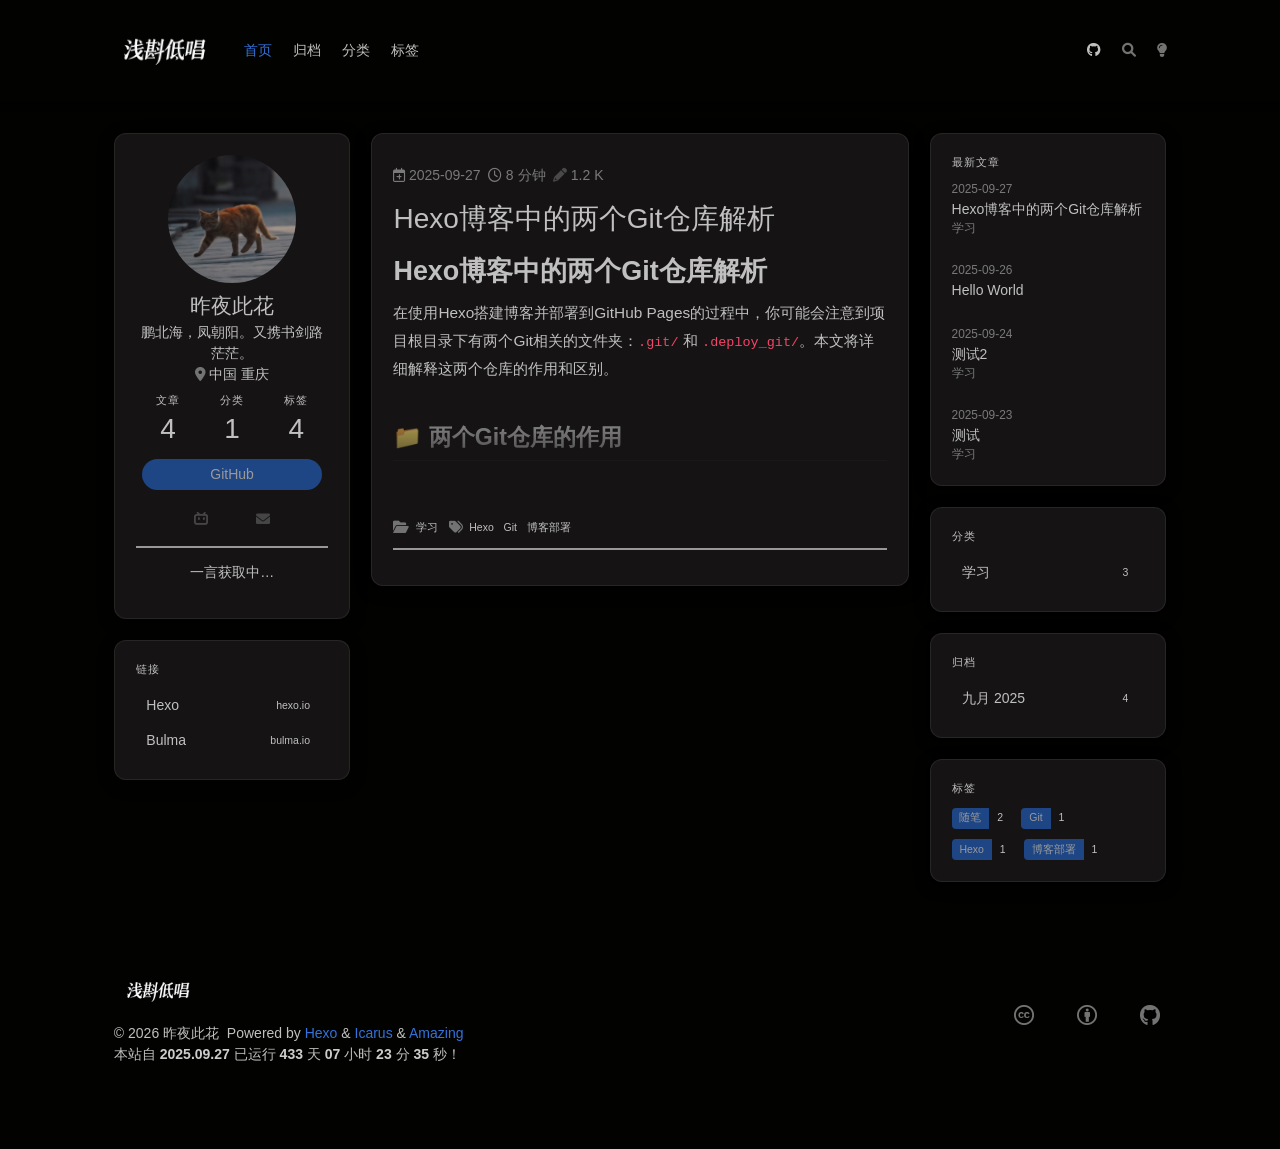
<file: index.html>
<!doctype html>
<html lang="zh"><head><meta charset="utf-8"><meta name="viewport" content="width=device-width, initial-scale=1, maximum-scale=1"><meta><title>浅斟低唱</title><link rel="manifest" href="/manifest.json"><meta name="application-name" content="浅斟低唱"><meta name="msapplication-TileImage" content="/img/favicon.svg"><meta name="apple-mobile-web-app-capable" content="yes"><meta name="apple-mobile-web-app-title" content="浅斟低唱"><meta name="apple-mobile-web-app-status-bar-style" content="default"><meta property="og:type" content="blog"><meta property="og:title" content="浅斟低唱"><meta property="og:url" content="https://zych2023.github.io/"><meta property="og:site_name" content="浅斟低唱"><meta property="og:locale" content="zh_CN"><meta property="og:image" content="https://zych2023.github.io/img/zuoyecihua2.jpg"><meta property="article:author" content="昨夜此花"><meta property="twitter:card" content="summary"><meta property="twitter:image:src" content="https://zych2023.github.io/img/zuoyecihua2.jpg"><script type="application/ld+json">{"@context":"https://schema.org","@type":"BlogPosting","mainEntityOfPage":{"@type":"WebPage","@id":"https://zych2023.github.io/"},"headline":"浅斟低唱","image":["https://zych2023.github.io/img/og_image.png"],"author":{"@type":"Person","name":"昨夜此花"},"publisher":{"@type":"Organization","logo":{"@type":"ImageObject"}},"description":""}</script><link rel="icon" href="/img/favicon.svg"><meta name="referrer" content="no-referrer-when-downgrade"><link rel="stylesheet" href="/css/vendor/fa/css/all.min.css"><link rel="stylesheet" href="/css/vendor/highlight.min.css"><link rel="stylesheet" href="/css/default.css"><link rel="stylesheet" href="/css/fix.css"><script src="/js/vendor/jquery.min.js"></script><script src="/js/globalUtils.js"></script><style>body>.footer,body>.navbar,body>.section{opacity:0}</style><!--!--><!--!--><!--!--><link rel="stylesheet" href="/css/vendor/lightgallery.min.css"><link rel="stylesheet" href="/css/vendor/justifiedGallery.min.css"><!--!--><!--!--><style>.pace{-webkit-pointer-events:none;pointer-events:none;-webkit-user-select:none;-moz-user-select:none;user-select:none}.pace-inactive{display:none}.pace .pace-progress{background:#3273dc;position:fixed;z-index:2000;top:0;right:100%;width:100%;height:2px}</style><script src="/js/vendor/pace.min.js"></script><!-- hexo injector head_end start --><script>
  (function () {
      function switchTab() {
          if (!location.hash) {
            return;
          }

          const id = '#' + CSS.escape(location.hash.substring(1));
          const $tabMenu = document.querySelector(`.tabs a[href="${id}"]`);
          if (!$tabMenu) {
            return;
          }

          const $tabMenuContainer = $tabMenu.parentElement.parentElement;
          Array.from($tabMenuContainer.children).forEach($menu => $menu.classList.remove('is-active'));
          Array.from($tabMenuContainer.querySelectorAll('a'))
              .map($menu => document.getElementById($menu.getAttribute("href").substring(1)))
              .forEach($content => $content.classList.add('is-hidden'));

          if ($tabMenu) {
              $tabMenu.parentElement.classList.add('is-active');
          }
          const $activeTab = document.querySelector(id);
          if ($activeTab) {
              $activeTab.classList.remove('is-hidden');
          }
      }
      switchTab();
      window.addEventListener('hashchange', switchTab, false);
  })();
  </script><!-- hexo injector head_end end --><meta name="generator" content="Hexo 7.3.0"></head><body class="is-3-column has-navbar-fixed-top"><nav class="navbar navbar-main is-fixed-top"><div class="container navbar-container"><div class="navbar-brand justify-content-center"><a class="navbar-item navbar-logo" href="/"><img src="/img/logo1.png" alt="浅斟低唱" height="28"></a></div><div class="navbar-menu"><div class="navbar-start"><a class="navbar-item is-active" href="/">首页</a><a class="navbar-item" href="/archives">归档</a><a class="navbar-item" href="/categories">分类</a><a class="navbar-item" href="/tags">标签</a></div><div class="navbar-end"><a class="navbar-item" target="_blank" rel="noopener" title="GitHub" href="https://github.com/zych2023"><i class="fab fa-github"></i></a><a class="navbar-item search" title="搜索" href="javascript:;"><i class="fas fa-search"></i></a><a class="navbar-item" id="night-nav" title="Night Mode" href="javascript:;"><i class="fas fa-moon" id="night-icon"></i></a></div></div></div></nav><script type="text/javascript" src="/js/theme-setting.js"></script><section class="section"><div class="container"><div class="columns"><div class="column order-2 column-main is-8-tablet is-8-desktop is-6-widescreen"><!--!--><div class="card"><article class="card-content article" role="article"><div class="article-meta size-small is-uppercase level is-mobile"><div class="level-left"><i class="far fa-calendar-plus"> </i>2025-09-27  <span class="level-item"><i class="far fa-clock"> </i>8 分钟  <i class="fas fa-pencil-alt"> </i>1.2 k</span></div></div><h1 class="title is-3 is-size-4-mobile"><a class="link-muted" href="/2025/09/27/hexo-git-repositories-explanation/">Hexo博客中的两个Git仓库解析</a></h1><div class="content"><h1 id="Hexo博客中的两个Git仓库解析"><a href="#Hexo博客中的两个Git仓库解析" class="headerlink" title="Hexo博客中的两个Git仓库解析"></a>Hexo博客中的两个Git仓库解析</h1><p>在使用Hexo搭建博客并部署到GitHub Pages的过程中，你可能会注意到项目根目录下有两个Git相关的文件夹：<code>.git/</code> 和 <code>.deploy_git/</code>。本文将详细解释这两个仓库的作用和区别。</p>
<h2 id="📁-两个Git仓库的作用"><a href="#📁-两个Git仓库的作用" class="headerlink" title="📁 两个Git仓库的作用"></a>📁 两个Git仓库的作用</h2><h3 id="1-git-源码仓库"><a href="#1-git-源码仓库" class="headerlink" title="1. .git/ - 源码仓库"></a>1. <strong><code>.git/</code> - 源码仓库</strong></h3><p>这是您的<strong>博客源码</strong>仓库，包含：</p>
<ul>
<li>原始的Markdown文章文件</li>
<li>主题配置文件  </li>
<li>博客的配置文件（<code>_config.yml</code>）</li>
<li>主题源码</li>
<li>所有开发相关的文件</li>
</ul>
<p><strong>远程仓库地址</strong>: <code>https://github.com/zych2023/ceshi.git</code></p>
<h3 id="2-deploy-git-部署仓库"><a href="#2-deploy-git-部署仓库" class="headerlink" title="2. .deploy_git/ - 部署仓库"></a>2. <strong><code>.deploy_git/</code> - 部署仓库</strong></h3><p>这是Hexo自动创建的<strong>部署专用</strong>仓库，包含：</p>
<ul>
<li>生成的静态网站文件（HTML、CSS、JS）</li>
<li>已编译的主题样式</li>
<li>优化后的图片和资源文件</li>
</ul>
<p><strong>远程仓库地址</strong>: <code>https://github.com/zych2023/zych2023.github.io.git</code></p>
<h2 id="🔄-工作流程"><a href="#🔄-工作流程" class="headerlink" title="🔄 工作流程"></a>🔄 工作流程</h2><p>整个工作流程如下：</p>
<ol>
<li><strong>开发阶段</strong>: 在源码仓库中编写文章、修改配置</li>
<li><strong>生成阶段</strong>: 运行 <code>hexo generate</code> 生成静态文件到 <code>public/</code> 目录</li>
<li><strong>部署阶段</strong>: 运行 <code>hexo deploy</code> 将静态文件推送到部署仓库</li>
<li><strong>发布阶段</strong>: GitHub Pages 自动从部署仓库构建网站</li>
</ol>
<figure class="highlight plaintext"><table><tr><td class="gutter"><pre><span class="line">1</span><br><span class="line">2</span><br><span class="line">3</span><br><span class="line">4</span><br><span class="line">5</span><br><span class="line">6</span><br><span class="line">7</span><br></pre></td><td class="code"><pre><span class="line">graph TD</span><br><span class="line">    A[源码仓库 ceshi.git] --&gt; B[hexo generate]</span><br><span class="line">    B --&gt; C[生成静态文件]</span><br><span class="line">    C --&gt; D[.deploy_git/ 目录]</span><br><span class="line">    D --&gt; E[hexo deploy]</span><br><span class="line">    E --&gt; F[推送到 zuoyecihua2023.github.io.git]</span><br><span class="line">    F --&gt; G[GitHub Pages 网站]</span><br></pre></td></tr></table></figure>

<h2 id="💡-为什么要分开？"><a href="#💡-为什么要分开？" class="headerlink" title="💡 为什么要分开？"></a>💡 为什么要分开？</h2><h3 id="1-源码安全"><a href="#1-源码安全" class="headerlink" title="1. 源码安全"></a>1. <strong>源码安全</strong></h3><p>源代码和配置文件保存在 <code>ceshi</code> 仓库中，便于版本控制和协作。即使部署出现问题，源码仍然安全。</p>
<h3 id="2-部署效率"><a href="#2-部署效率" class="headerlink" title="2. 部署效率"></a>2. <strong>部署效率</strong></h3><p>只推送编译后的静态文件到 GitHub Pages，减少部署时间和仓库大小。</p>
<h3 id="3-分离关注点"><a href="#3-分离关注点" class="headerlink" title="3. 分离关注点"></a>3. <strong>分离关注点</strong></h3><p>开发和部署分离，更清晰的管理方式：</p>
<ul>
<li>源码仓库专注于内容创作和配置管理</li>
<li>部署仓库专注于网站发布</li>
</ul>
<h3 id="4-GitHub-Pages要求"><a href="#4-GitHub-Pages要求" class="headerlink" title="4. GitHub Pages要求"></a>4. <strong>GitHub Pages要求</strong></h3><p>GitHub Pages 通常要求仓库名为 <code>username.github.io</code> 格式，而源码仓库可以使用任意名称。</p>
<h2 id="🛠-常用命令"><a href="#🛠-常用命令" class="headerlink" title="🛠 常用命令"></a>🛠 常用命令</h2><h3 id="开发和部署命令"><a href="#开发和部署命令" class="headerlink" title="开发和部署命令"></a>开发和部署命令</h3><figure class="highlight bash"><table><tr><td class="gutter"><pre><span class="line">1</span><br><span class="line">2</span><br><span class="line">3</span><br><span class="line">4</span><br><span class="line">5</span><br><span class="line">6</span><br><span class="line">7</span><br><span class="line">8</span><br><span class="line">9</span><br><span class="line">10</span><br><span class="line">11</span><br><span class="line">12</span><br><span class="line">13</span><br><span class="line">14</span><br><span class="line">15</span><br></pre></td><td class="code"><pre><span class="line"><span class="comment"># 清理生成的文件</span></span><br><span class="line">hexo clean</span><br><span class="line"></span><br><span class="line"><span class="comment"># 生成静态文件</span></span><br><span class="line">hexo generate</span><br><span class="line"><span class="comment"># 或简写</span></span><br><span class="line">hexo g</span><br><span class="line"></span><br><span class="line"><span class="comment"># 部署到GitHub Pages</span></span><br><span class="line">hexo deploy</span><br><span class="line"><span class="comment"># 或简写</span></span><br><span class="line">hexo d</span><br><span class="line"></span><br><span class="line"><span class="comment"># 一键部署（推荐）</span></span><br><span class="line">hexo clean &amp;&amp; hexo g &amp;&amp; hexo d</span><br></pre></td></tr></table></figure>

<h3 id="Git管理命令"><a href="#Git管理命令" class="headerlink" title="Git管理命令"></a>Git管理命令</h3><figure class="highlight bash"><table><tr><td class="gutter"><pre><span class="line">1</span><br><span class="line">2</span><br><span class="line">3</span><br><span class="line">4</span><br><span class="line">5</span><br><span class="line">6</span><br><span class="line">7</span><br></pre></td><td class="code"><pre><span class="line"><span class="comment"># 管理源码（在项目根目录）</span></span><br><span class="line">git add .</span><br><span class="line">git commit -m <span class="string">&quot;更新博客内容&quot;</span></span><br><span class="line">git push origin main</span><br><span class="line"></span><br><span class="line"><span class="comment"># 部署仓库由 hexo deploy 自动管理</span></span><br><span class="line"><span class="comment"># 无需手动操作 .deploy_git/ 目录</span></span><br></pre></td></tr></table></figure>

<h2 id="📂-目录结构对比"><a href="#📂-目录结构对比" class="headerlink" title="📂 目录结构对比"></a>📂 目录结构对比</h2><h3 id="源码仓库内容"><a href="#源码仓库内容" class="headerlink" title="源码仓库内容"></a>源码仓库内容</h3><figure class="highlight plaintext"><table><tr><td class="gutter"><pre><span class="line">1</span><br><span class="line">2</span><br><span class="line">3</span><br><span class="line">4</span><br><span class="line">5</span><br><span class="line">6</span><br><span class="line">7</span><br><span class="line">8</span><br></pre></td><td class="code"><pre><span class="line">my-blog/</span><br><span class="line">├── .git/                    # 源码版本控制</span><br><span class="line">├── source/</span><br><span class="line">│   └── _posts/             # Markdown 文章</span><br><span class="line">├── themes/                 # 主题文件</span><br><span class="line">├── _config.yml             # 博客配置</span><br><span class="line">├── _config.amazing.yml     # 主题配置</span><br><span class="line">└── package.json            # 依赖管理</span><br></pre></td></tr></table></figure>

<h3 id="部署仓库内容"><a href="#部署仓库内容" class="headerlink" title="部署仓库内容"></a>部署仓库内容</h3><figure class="highlight plaintext"><table><tr><td class="gutter"><pre><span class="line">1</span><br><span class="line">2</span><br><span class="line">3</span><br><span class="line">4</span><br><span class="line">5</span><br><span class="line">6</span><br><span class="line">7</span><br><span class="line">8</span><br></pre></td><td class="code"><pre><span class="line">.deploy_git/</span><br><span class="line">├── .git/                   # 部署版本控制</span><br><span class="line">├── index.html              # 首页</span><br><span class="line">├── archives/               # 归档页面</span><br><span class="line">├── css/                    # 样式文件</span><br><span class="line">├── js/                     # 脚本文件</span><br><span class="line">├── img/                    # 图片资源</span><br><span class="line">└── 2025/09/27/             # 按日期组织的文章页面</span><br></pre></td></tr></table></figure>

<h2 id="⚠-注意事项"><a href="#⚠-注意事项" class="headerlink" title="⚠ 注意事项"></a>⚠ 注意事项</h2><ol>
<li><p><strong>不要手动修改 <code>.deploy_git/</code> 目录</strong></p>
<ul>
<li>该目录由 Hexo 自动管理</li>
<li>手动修改会在下次部署时被覆盖</li>
</ul>
</li>
<li><p><strong>源码备份很重要</strong></p>
<ul>
<li>定期将源码推送到远程仓库</li>
<li>建议设置自动备份脚本</li>
</ul>
</li>
<li><p><strong>部署前先生成</strong></p>
<ul>
<li>确保运行 <code>hexo generate</code> 后再部署</li>
<li>推荐使用 <code>hexo clean &amp;&amp; hexo g &amp;&amp; hexo d</code> 完整流程</li>
</ul>
</li>
<li><p><strong>主题更新后记得部署</strong></p>
<ul>
<li>修改主题配置后需要重新生成和部署</li>
<li>自定义样式修改后也需要重新部署</li>
</ul>
</li>
</ol>
<h2 id="🎯-最佳实践"><a href="#🎯-最佳实践" class="headerlink" title="🎯 最佳实践"></a>🎯 最佳实践</h2><ol>
<li><p><strong>版本控制策略</strong></p>
<ul>
<li>源码仓库：管理文章、配置、主题修改</li>
<li>部署仓库：由 Hexo 自动管理，无需人工干预</li>
</ul>
</li>
<li><p><strong>开发流程</strong></p>
<figure class="highlight bash"><table><tr><td class="gutter"><pre><span class="line">1</span><br><span class="line">2</span><br><span class="line">3</span><br><span class="line">4</span><br><span class="line">5</span><br><span class="line">6</span><br><span class="line">7</span><br><span class="line">8</span><br><span class="line">9</span><br><span class="line">10</span><br><span class="line">11</span><br><span class="line">12</span><br><span class="line">13</span><br><span class="line">14</span><br></pre></td><td class="code"><pre><span class="line"><span class="comment"># 1. 创建新文章</span></span><br><span class="line">hexo new post <span class="string">&quot;文章标题&quot;</span></span><br><span class="line"></span><br><span class="line"><span class="comment"># 2. 编写内容</span></span><br><span class="line"><span class="comment"># 编辑 source/_posts/文章标题.md</span></span><br><span class="line"></span><br><span class="line"><span class="comment"># 3. 本地预览</span></span><br><span class="line">hexo server</span><br><span class="line"></span><br><span class="line"><span class="comment"># 4. 部署发布</span></span><br><span class="line">hexo clean &amp;&amp; hexo g &amp;&amp; hexo d</span><br><span class="line"></span><br><span class="line"><span class="comment"># 5. 源码备份</span></span><br><span class="line">git add . &amp;&amp; git commit -m <span class="string">&quot;新增文章&quot;</span> &amp;&amp; git push</span><br></pre></td></tr></table></figure>
</li>
<li><p><strong>多设备同步</strong></p>
<ul>
<li>在新设备上先克隆源码仓库</li>
<li>安装依赖：<code>npm install</code></li>
<li>继续正常的开发流程</li>
</ul>
</li>
</ol>
<h2 id="🔗-相关链接"><a href="#🔗-相关链接" class="headerlink" title="🔗 相关链接"></a>🔗 相关链接</h2><ul>
<li><a target="_blank" rel="noopener" href="https://hexo.io/docs/">Hexo官方文档</a></li>
<li><a target="_blank" rel="noopener" href="https://pages.github.com/">GitHub Pages文档</a></li>
<li><a target="_blank" rel="noopener" href="https://git-scm.com/doc">Git版本控制</a></li>
</ul>
<hr>
<p>这种双仓库的设计是Hexo博客的标准做法，确保了源码的安全性和部署的高效性。理解了这个机制，就能更好地管理和维护你的博客项目！✨</p>
</div><div class="index-category-tag"><div class="level-item"><i class="fas fa-folder-open has-text-grey"> </i><a class="article-more button is-small link-muted index-categories" href="/categories/%E5%AD%A6%E4%B9%A0/">学习</a></div>  <div class="level-item"><i class="fas fa-tags has-text-grey"> </i><a class="article-more button is-small link-muted index-tags" href="/tags/Hexo/">Hexo</a><span> </span><a class="article-more button is-small link-muted index-tags" href="/tags/Git/">Git</a><span> </span><a class="article-more button is-small link-muted index-tags" href="/tags/%E5%8D%9A%E5%AE%A2%E9%83%A8%E7%BD%B2/">博客部署</a></div><hr></div></article></div><!--!--></div><div class="column column-left is-4-tablet is-4-desktop is-3-widescreen  order-1 is-sticky"><!--!--><div class="card widget" data-type="profile"><div class="card-content"><nav class="level"><div class="level-item has-text-centered flex-shrink-1"><div><figure class="image is-128x128 mx-auto mb-2"><img class="avatar is-rounded" src="/img/zuoyecihua2.jpg" alt="昨夜此花"></figure><p class="title is-size-4 is-block" style="line-height:inherit;">昨夜此花</p><p class="is-size-6 is-block">鹏北海，凤朝阳。又携书剑路茫茫。</p><p class="is-size-6 is-flex justify-content-center"><i class="fas fa-map-marker-alt mr-1"></i><span>中国 重庆</span></p></div></div></nav><nav class="level is-mobile"><div class="level-item has-text-centered is-marginless"><div><p class="heading">文章</p><a href="/archives/"><p class="title">4</p></a></div></div><div class="level-item has-text-centered is-marginless"><div><p class="heading">分类</p><a href="/categories/"><p class="title">1</p></a></div></div><div class="level-item has-text-centered is-marginless"><div><p class="heading">标签</p><a href="/tags/"><p class="title">4</p></a></div></div></nav><div class="has-text-centered" style="margin:1rem 0;"><a class="button is-primary is-rounded" href="https://github.com/zych2023" target="_blank" rel="noopener">GitHub</a></div><div class="field is-grouped is-grouped-centered"><p class="control"><a class="button is-rounded is-transparent is-marginless" target="_blank" rel="noopener" title="Bilibili" href="https://space.bilibili.com/1636509323"><i class="fab fa-bilibili"></i></a></p><p class="control"><a class="button is-rounded is-transparent is-marginless" target="_blank" rel="noopener" title="Email" href="mailto:2476518922@qq.com"><i class="fas fa-envelope"></i></a></p></div><div><hr><p id="hitokoto">一言获取中…</p><script type="text/javascript">
(function () {
    // 一言分类：a动画 b漫画 c游戏 d文学 h影视 i诗词 k哲学
    var CATS = ['a', 'b', 'c', 'd', 'h', 'i', 'k'];
    var queue = [];
    var refilling = false;

    function apiUrl() {
        // 随机参数绕过 API 短暂缓存，保证并行请求拿到不同句子
        return 'https://v1.hitokoto.cn/?encode=json&r=' + Date.now() + Math.random() + '&' + CATS.map(function (c) { return 'c=' + c; }).join('&');
    }

    function fetchOne() {
        return $.getJSON(apiUrl()).then(function (data) {
            if (data && data.hitokoto) { return data; }
            throw new Error('bad');
        }).catch(function () { return null; });
    }

    function refill(n) {
        if (refilling) { return Promise.resolve(); }
        refilling = true;
        var tasks = [];
        for (var i = 0; i < n; i++) { tasks.push(fetchOne()); }
        return Promise.all(tasks).then(function (items) {
            items.forEach(function (it) { if (it) { queue.push(it); } });
            refilling = false;
        });
    }

    function show(data) {
        $('#hitokoto').html(
            '<strong style="color: #3273dc;">' + data.hitokoto + '</strong>' +
            '<p style="margin:0.3rem 0 0;font-size:0.85rem;">来源《' + (data.from || '佚名') + '》</p>'
        );
    }

    // 点击：直接从本地队列取，秒切；快用完时后台补货
    $('#hitokoto').click(function () {
        if (queue.length > 0) {
            show(queue.shift());
            if (queue.length <= 2) { refill(4); }
        }
    });

    // 页面加载时预取一批，完成后自动展示第一条
    refill(6).then(function () {
        if (queue.length > 0) { show(queue.shift()); }
    });
})();
</script></div></div></div><div class="card widget" data-type="links"><div class="card-content"><div class="menu"><h3 class="menu-label">链接</h3><ul class="menu-list"><li><a class="level is-mobile" href="https://hexo.io" target="_blank" rel="noopener"><span class="level-left"><span class="level-item">Hexo</span></span><span class="level-right"><span class="level-item tag">hexo.io</span></span></a></li><li><a class="level is-mobile" href="https://bulma.io" target="_blank" rel="noopener"><span class="level-left"><span class="level-item">Bulma</span></span><span class="level-right"><span class="level-item tag">bulma.io</span></span></a></li></ul></div></div></div><div class="column-right-shadow is-hidden-widescreen"></div></div><div class="column column-right is-4-tablet is-4-desktop is-3-widescreen is-hidden-touch is-hidden-desktop-only order-3"><div class="card widget"><div class="card-content"><h3 class="menu-label">最新文章</h3><article class="media"><div class="media-content"><p class="date"><time dateTime="2025-09-27T08:30:00.000Z">2025-09-27</time></p><p class="title"><a href="/2025/09/27/hexo-git-repositories-explanation/">Hexo博客中的两个Git仓库解析</a></p><p class="categories"><a href="/categories/%E5%AD%A6%E4%B9%A0/">学习</a></p></div></article><article class="media"><div class="media-content"><p class="date"><time dateTime="2025-09-26T14:51:49.483Z">2025-09-26</time></p><p class="title"><a href="/2025/09/26/hello-world/">Hello World</a></p></div></article><article class="media"><div class="media-content"><p class="date"><time dateTime="2025-09-24T10:00:00.000Z">2025-09-24</time></p><p class="title"><a href="/2025/09/24/xx/">测试2</a></p><p class="categories"><a href="/categories/%E5%AD%A6%E4%B9%A0/">学习</a></p></div></article><article class="media"><div class="media-content"><p class="date"><time dateTime="2025-09-23T08:00:00.000Z">2025-09-23</time></p><p class="title"><a href="/2025/09/23/Hexo%20+%20NexT%20%E5%8D%9A%E5%AE%A2/">测试</a></p><p class="categories"><a href="/categories/%E5%AD%A6%E4%B9%A0/">学习</a></p></div></article></div></div><div class="card widget"><div class="card-content"><div class="menu"><h3 class="menu-label">分类</h3><ul class="menu-list"><li><a class="level is-mobile is-marginless" href="/categories/%E5%AD%A6%E4%B9%A0/"><span class="level-start"><span class="level-item">学习</span></span><span class="level-end"><span class="level-item tag">3</span></span></a></li></ul></div></div></div><div class="card widget"><div class="card-content"><div class="menu"><h3 class="menu-label">归档</h3><ul class="menu-list"><li><a class="level is-mobile is-marginless" href="/archives/2025/09/"><span class="level-start"><span class="level-item">九月 2025</span></span><span class="level-end"><span class="level-item tag">4</span></span></a></li></ul></div></div></div><div class="card widget"><div class="card-content"><div class="menu"><h3 class="menu-label">标签</h3><div class="field is-grouped is-grouped-multiline"><div class="control"><a class="tags has-addons" href="/tags/%E9%9A%8F%E7%AC%94/"><span class="tag">随笔</span><span class="tag is-grey-lightest">2</span></a></div><div class="control"><a class="tags has-addons" href="/tags/Git/"><span class="tag">Git</span><span class="tag is-grey-lightest">1</span></a></div><div class="control"><a class="tags has-addons" href="/tags/Hexo/"><span class="tag">Hexo</span><span class="tag is-grey-lightest">1</span></a></div><div class="control"><a class="tags has-addons" href="/tags/%E5%8D%9A%E5%AE%A2%E9%83%A8%E7%BD%B2/"><span class="tag">博客部署</span><span class="tag is-grey-lightest">1</span></a></div></div></div></div></div><!--!--></div></div></div></section><footer class="footer"><div class="container"><div class="level"><div class="level-start"><a class="footer-logo is-block mb-2" href="/"><img src="/img/logo1.png" alt="浅斟低唱" height="28"></a><p class="size-small"><span>&copy; 2026 昨夜此花</span>  Powered by <a href="https://hexo.io/" target="_blank">Hexo</a> &amp; <a href="https://github.com/ppoffice/hexo-theme-icarus" target="_blank">Icarus</a> &amp; <a href="https://github.com/removeif/hexo-theme-amazing" target="_blank">Amazing</a> <br><span><span id="statistic-times">loading...</span><script>function createTime(time) {
            var n = new Date(time);
            now.setTime(now.getTime() + 250),
                days = (now - n) / 1e3 / 60 / 60 / 24,
                dnum = Math.floor(days),
                hours = (now - n) / 1e3 / 60 / 60 - 24 * dnum,
                hnum = Math.floor(hours),
            1 == String(hnum).length && (hnum = "0" + hnum),
                minutes = (now - n) / 1e3 / 60 - 1440 * dnum - 60 * hnum,
                mnum = Math.floor(minutes),
            1 == String(mnum).length && (mnum = "0" + mnum),
                seconds = (now - n) / 1e3 - 86400 * dnum - 3600 * hnum - 60 * mnum,
                snum = Math.round(seconds),
            1 == String(snum).length && (snum = "0" + snum),
                document.getElementById("statistic-times").innerHTML = "本站自 <strong>"+time.split(" ")[0].replace(/\//g,".")+"</strong> 已运行 <strong>" + dnum + "</strong> 天 <strong>" + hnum + "</strong> 小时 <strong>" + mnum + "</strong> 分 <strong>" + snum + "</strong> 秒！";
        }var now = new Date();setInterval("createTime('2025/09/27 14:42:00')", 250,"");</script><br></span></p></div><div class="level-end"><div class="field has-addons"><p class="control"><a class="button is-transparent is-large" target="_blank" rel="noopener" title="Creative Commons" href="https://creativecommons.org/"><i class="fab fa-creative-commons"></i></a></p><p class="control"><a class="button is-transparent is-large" target="_blank" rel="noopener" title="Attribution 4.0 International" href="https://creativecommons.org/licenses/by/4.0/"><i class="fab fa-creative-commons-by"></i></a></p><p class="control"><a class="button is-transparent is-large" target="_blank" rel="noopener" title="GitHub" href="https://github.com/zych2023"><i class="fab fa-github"></i></a></p></div></div></div></div></footer><script src="/js/vendor/moment.min.js"></script><script src="/js/vendor/clipboard.min.js" async></script><script>moment.locale("zh-cn");</script><script>var IcarusThemeSettings = {
            article: {
                highlight: {
                    clipboard: true,
                    fold: 'unfolded'
                }
            }
        };</script><script src="/js/column.js"></script><script src="/js/animation.js"></script><a id="back-to-top" title="回到顶端" href="javascript:;"><i class="fas fa-chevron-up"></i></a><script src="/js/back_to_top.js" defer></script><!--!--><!--!--><!--!--><script src="/js/vendor/lightgallery.min.js" defer></script><script src="/js/vendor/justifiedGallery.min.js" defer></script><script>window.addEventListener("load", () => {
            if (typeof $.fn.lightGallery === 'function') {
                $('.article').lightGallery({ selector: '.gallery-item' });
            }
            if (typeof $.fn.justifiedGallery === 'function') {
                if ($('.justified-gallery > p > .gallery-item').length) {
                    $('.justified-gallery > p > .gallery-item').unwrap();
                }
                $('.justified-gallery').justifiedGallery();
            }
        });</script><!--!--><!--!--><!--!--><script src="/js/main.js" defer></script><div class="searchbox"><div class="searchbox-container"><div class="searchbox-header"><div class="searchbox-input-container"><input class="searchbox-input" type="text" placeholder="想要查找什么..."></div><a class="searchbox-close" href="javascript:;">×</a></div><div class="searchbox-body"></div></div></div><script data-pjax src="/js/insight.js" defer></script><script data-pjax>document.addEventListener('DOMContentLoaded', function () {
            loadInsight({"contentUrl":"/content.json"}, {"hint":"想要查找什么...","untitled":"(无标题)","posts":"文章","pages":"页面","categories":"分类","tags":"标签"});
        });</script><script src="/js/vendor/pjax.js"></script><script type="text/javascript">var pjax = new Pjax({
            elements: "a",//代表点击链接就更新
            selectors: [  //代表要更新的节点
                ".section",
                "title"
            ],
            cache: true,
            cacheBust:false
        })

        // 开始 PJAX 执行的函数
        document.addEventListener('pjax:send', function () {
        });
        
        // PJAX 完成之后执行的函数，可以和上面的重载放在一起
        document.addEventListener('pjax:complete', function () {
            $(".section").css({opacity:1});
            if(false){
                $.getScript('/js/comment-issue-data.js',function(){loadIssueData('undefined','undefined','undefined','undefined',undefined);});
            }
            loadMainJs(jQuery, window.moment, window.ClipboardJS, window.IcarusThemeSettings);
            loadBackTop();
            if(typeof loadBanner == 'function'){
                loadBanner();
            }
        });</script></body></html>
</file>
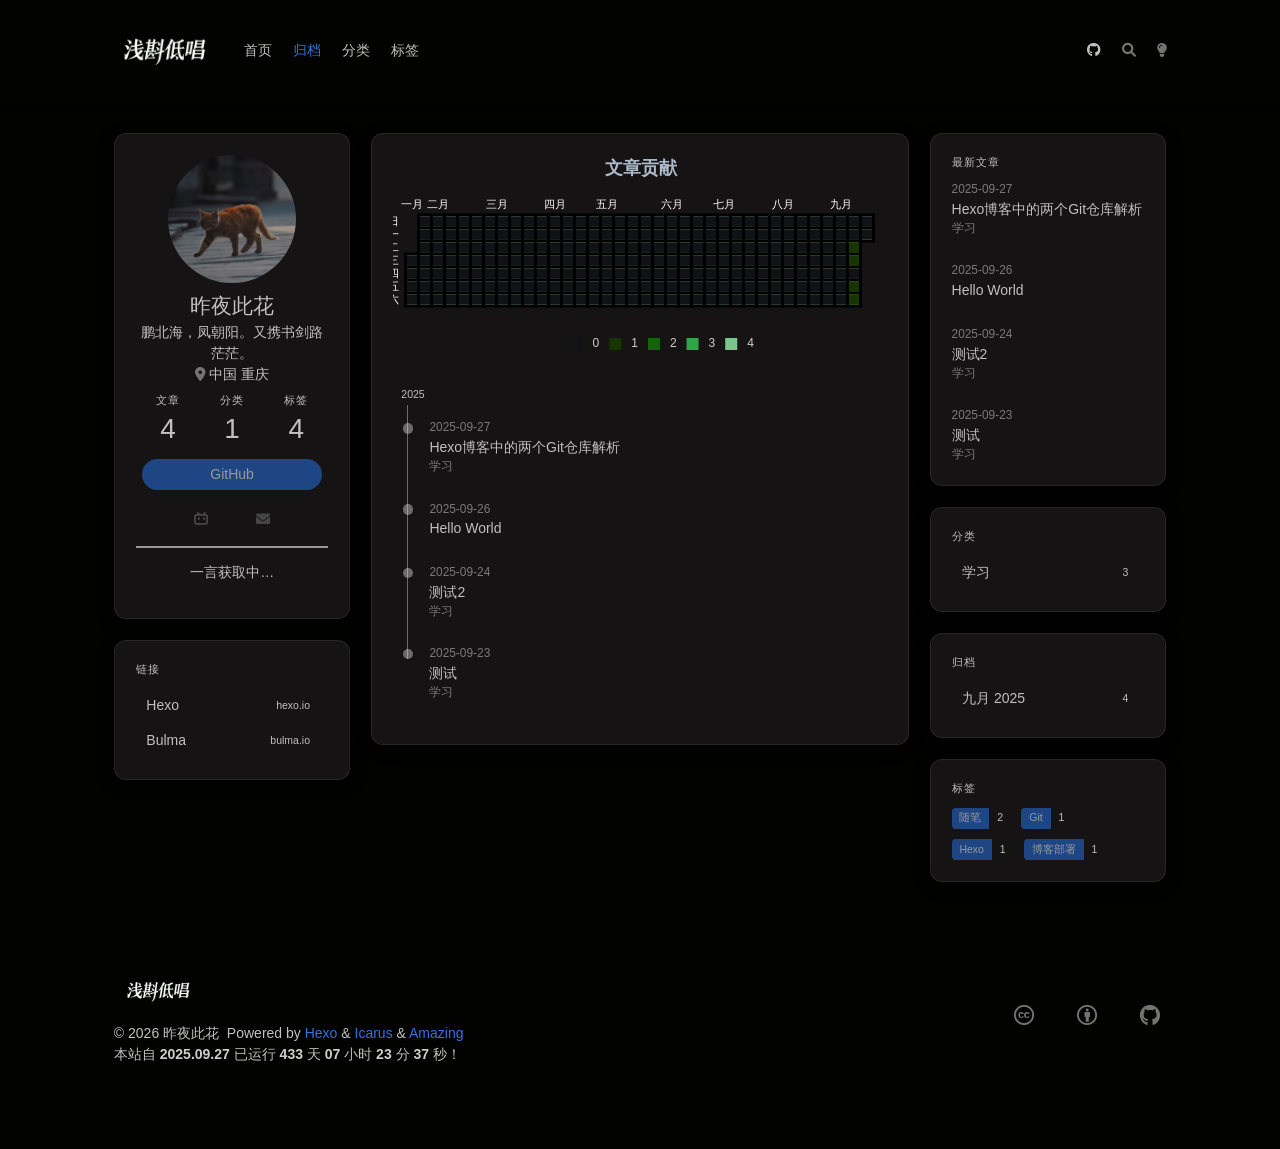
<file: archives/index.html>
<!doctype html>
<html lang="zh"><head><meta charset="utf-8"><meta name="viewport" content="width=device-width, initial-scale=1, maximum-scale=1"><meta><title>归档 - 浅斟低唱</title><link rel="manifest" href="/manifest.json"><meta name="application-name" content="浅斟低唱"><meta name="msapplication-TileImage" content="/img/favicon.svg"><meta name="apple-mobile-web-app-capable" content="yes"><meta name="apple-mobile-web-app-title" content="浅斟低唱"><meta name="apple-mobile-web-app-status-bar-style" content="default"><meta property="og:type" content="blog"><meta property="og:title" content="浅斟低唱"><meta property="og:url" content="https://zych2023.github.io/"><meta property="og:site_name" content="浅斟低唱"><meta property="og:locale" content="zh_CN"><meta property="og:image" content="https://zych2023.github.io/img/zych.jpg"><meta property="article:author" content="昨夜此花"><meta property="twitter:card" content="summary"><meta property="twitter:image:src" content="https://zych2023.github.io/img/zych.jpg"><script type="application/ld+json">{"@context":"https://schema.org","@type":"BlogPosting","mainEntityOfPage":{"@type":"WebPage","@id":"http://example.com"},"headline":"浅斟低唱","image":["https://zych2023.github.io/img/og_image.png"],"author":{"@type":"Person","name":"昨夜此花"},"publisher":{"@type":"Organization","logo":{"@type":"ImageObject"}},"description":""}</script><link rel="icon" href="/img/favicon.svg"><meta name="referrer" content="no-referrer-when-downgrade"><link rel="stylesheet" href="/css/vendor/fa/css/all.min.css"><link rel="stylesheet" href="/css/vendor/highlight.min.css"><link rel="stylesheet" href="/css/default.css"><link rel="stylesheet" href="/css/fix.css"><script src="/js/vendor/jquery.min.js"></script><script src="/js/globalUtils.js"></script><style>body>.footer,body>.navbar,body>.section{opacity:0}</style><!--!--><!--!--><!--!--><link rel="stylesheet" href="/css/vendor/lightgallery.min.css"><link rel="stylesheet" href="/css/vendor/justifiedGallery.min.css"><!--!--><!--!--><style>.pace{-webkit-pointer-events:none;pointer-events:none;-webkit-user-select:none;-moz-user-select:none;user-select:none}.pace-inactive{display:none}.pace .pace-progress{background:#3273dc;position:fixed;z-index:2000;top:0;right:100%;width:100%;height:2px}</style><script src="/js/vendor/pace.min.js"></script><!-- hexo injector head_end start --><script>
  (function () {
      function switchTab() {
          if (!location.hash) {
            return;
          }

          const id = '#' + CSS.escape(location.hash.substring(1));
          const $tabMenu = document.querySelector(`.tabs a[href="${id}"]`);
          if (!$tabMenu) {
            return;
          }

          const $tabMenuContainer = $tabMenu.parentElement.parentElement;
          Array.from($tabMenuContainer.children).forEach($menu => $menu.classList.remove('is-active'));
          Array.from($tabMenuContainer.querySelectorAll('a'))
              .map($menu => document.getElementById($menu.getAttribute("href").substring(1)))
              .forEach($content => $content.classList.add('is-hidden'));

          if ($tabMenu) {
              $tabMenu.parentElement.classList.add('is-active');
          }
          const $activeTab = document.querySelector(id);
          if ($activeTab) {
              $activeTab.classList.remove('is-hidden');
          }
      }
      switchTab();
      window.addEventListener('hashchange', switchTab, false);
  })();
  </script><!-- hexo injector head_end end --><meta name="generator" content="Hexo 7.3.0"></head><body class="is-3-column has-navbar-fixed-top"><nav class="navbar navbar-main is-fixed-top"><div class="container navbar-container"><div class="navbar-brand justify-content-center"><a class="navbar-item navbar-logo" href="/"><img src="/img/logo1.png" alt="浅斟低唱" height="28"></a></div><div class="navbar-menu"><div class="navbar-start"><a class="navbar-item" href="/">首页</a><a class="navbar-item is-active" href="/archives">归档</a><a class="navbar-item" href="/categories">分类</a><a class="navbar-item" href="/tags">标签</a></div><div class="navbar-end"><a class="navbar-item" target="_blank" rel="noopener" title="GitHub" href="https://github.com/zych2023"><i class="fab fa-github"></i></a><a class="navbar-item search" title="搜索" href="javascript:;"><i class="fas fa-search"></i></a><a class="navbar-item" id="night-nav" title="Night Mode" href="javascript:;"><i class="fas fa-moon" id="night-icon"></i></a></div></div></div></nav><script type="text/javascript" src="/js/theme-setting.js"></script><section class="section"><div class="container"><div class="columns"><div class="column order-2 column-main is-8-tablet is-8-desktop is-6-widescreen"><div class="card"><div class="card-content"><div style="post-calendar-pre"><div id="post-calendar"></div></div><script type="text/javascript" src="/js/echarts.min.js"></script><script type="text/javascript">function loadEchart(){
            if($("#post-calendar").length <= 0){
                return;
            }
            $.getScript('/js/echarts.min.js', function () { 
            let myChart = echarts.init(document.getElementById('post-calendar'));
            let option = {
            title: {
                top: 0,
                text: '文章贡献',
                left: '42%',
                textStyle: {
                    color: '#3C4858'
                }
            },
            tooltip: {
                padding: 10,
                backgroundColor: '#555',
                borderColor: '#777',
                borderWidth: 1,
                formatter: function (obj) {
                    var value = obj.value;
                    return '<div style="font-size: 14px;">' + value[0] + '：' + value[1] + '</div>';
                }
            },
            visualMap: {
                show: true,
                showLabel: true,
                categories: [0, 1, 2, 3, 4],
                calculable: true,
                inRange: {
                    symbol: 'rect',
                    color: ['#ebedf0', '#c6e48b', '#7bc96f', '#239a3b', '#196127']
                },
                itemWidth: 12,
                itemHeight: 12,
                orient: 'horizontal',
                left: '35%',
                bottom: 0
            },
            calendar: [{
                left: 'center',
                range: ["2025-01-29", "2025-09-29"],
                cellSize: [13, 13],
                splitLine: {
                    show: false
                },
                itemStyle: {
                    color: '#196127',
                    borderColor: '#fff',
                    borderWidth: 3
                },
                yearLabel: {
                    show: false
                },
                monthLabel: {
                    nameMap: 'cn',
                    fontSize: 11
                },
                dayLabel: {
                    formatter: '{start}  1st',
                    nameMap: 'cn',
                    fontSize: 11
                }
            }],
            series: [{
                type: 'heatmap',
                coordinateSystem: 'calendar',
                calendarIndex: 0,
                data: [["2025-01-29", 0], ["2025-01-30", 0], ["2025-01-31", 0], ["2025-02-01", 0], ["2025-02-02", 0], ["2025-02-03", 0], ["2025-02-04", 0], ["2025-02-05", 0], ["2025-02-06", 0], ["2025-02-07", 0], ["2025-02-08", 0], ["2025-02-09", 0], ["2025-02-10", 0], ["2025-02-11", 0], ["2025-02-12", 0], ["2025-02-13", 0], ["2025-02-14", 0], ["2025-02-15", 0], ["2025-02-16", 0], ["2025-02-17", 0], ["2025-02-18", 0], ["2025-02-19", 0], ["2025-02-20", 0], ["2025-02-21", 0], ["2025-02-22", 0], ["2025-02-23", 0], ["2025-02-24", 0], ["2025-02-25", 0], ["2025-02-26", 0], ["2025-02-27", 0], ["2025-02-28", 0], ["2025-03-01", 0], ["2025-03-02", 0], ["2025-03-03", 0], ["2025-03-04", 0], ["2025-03-05", 0], ["2025-03-06", 0], ["2025-03-07", 0], ["2025-03-08", 0], ["2025-03-09", 0], ["2025-03-10", 0], ["2025-03-11", 0], ["2025-03-12", 0], ["2025-03-13", 0], ["2025-03-14", 0], ["2025-03-15", 0], ["2025-03-16", 0], ["2025-03-17", 0], ["2025-03-18", 0], ["2025-03-19", 0], ["2025-03-20", 0], ["2025-03-21", 0], ["2025-03-22", 0], ["2025-03-23", 0], ["2025-03-24", 0], ["2025-03-25", 0], ["2025-03-26", 0], ["2025-03-27", 0], ["2025-03-28", 0], ["2025-03-29", 0], ["2025-03-30", 0], ["2025-03-31", 0], ["2025-04-01", 0], ["2025-04-02", 0], ["2025-04-03", 0], ["2025-04-04", 0], ["2025-04-05", 0], ["2025-04-06", 0], ["2025-04-07", 0], ["2025-04-08", 0], ["2025-04-09", 0], ["2025-04-10", 0], ["2025-04-11", 0], ["2025-04-12", 0], ["2025-04-13", 0], ["2025-04-14", 0], ["2025-04-15", 0], ["2025-04-16", 0], ["2025-04-17", 0], ["2025-04-18", 0], ["2025-04-19", 0], ["2025-04-20", 0], ["2025-04-21", 0], ["2025-04-22", 0], ["2025-04-23", 0], ["2025-04-24", 0], ["2025-04-25", 0], ["2025-04-26", 0], ["2025-04-27", 0], ["2025-04-28", 0], ["2025-04-29", 0], ["2025-04-30", 0], ["2025-05-01", 0], ["2025-05-02", 0], ["2025-05-03", 0], ["2025-05-04", 0], ["2025-05-05", 0], ["2025-05-06", 0], ["2025-05-07", 0], ["2025-05-08", 0], ["2025-05-09", 0], ["2025-05-10", 0], ["2025-05-11", 0], ["2025-05-12", 0], ["2025-05-13", 0], ["2025-05-14", 0], ["2025-05-15", 0], ["2025-05-16", 0], ["2025-05-17", 0], ["2025-05-18", 0], ["2025-05-19", 0], ["2025-05-20", 0], ["2025-05-21", 0], ["2025-05-22", 0], ["2025-05-23", 0], ["2025-05-24", 0], ["2025-05-25", 0], ["2025-05-26", 0], ["2025-05-27", 0], ["2025-05-28", 0], ["2025-05-29", 0], ["2025-05-30", 0], ["2025-05-31", 0], ["2025-06-01", 0], ["2025-06-02", 0], ["2025-06-03", 0], ["2025-06-04", 0], ["2025-06-05", 0], ["2025-06-06", 0], ["2025-06-07", 0], ["2025-06-08", 0], ["2025-06-09", 0], ["2025-06-10", 0], ["2025-06-11", 0], ["2025-06-12", 0], ["2025-06-13", 0], ["2025-06-14", 0], ["2025-06-15", 0], ["2025-06-16", 0], ["2025-06-17", 0], ["2025-06-18", 0], ["2025-06-19", 0], ["2025-06-20", 0], ["2025-06-21", 0], ["2025-06-22", 0], ["2025-06-23", 0], ["2025-06-24", 0], ["2025-06-25", 0], ["2025-06-26", 0], ["2025-06-27", 0], ["2025-06-28", 0], ["2025-06-29", 0], ["2025-06-30", 0], ["2025-07-01", 0], ["2025-07-02", 0], ["2025-07-03", 0], ["2025-07-04", 0], ["2025-07-05", 0], ["2025-07-06", 0], ["2025-07-07", 0], ["2025-07-08", 0], ["2025-07-09", 0], ["2025-07-10", 0], ["2025-07-11", 0], ["2025-07-12", 0], ["2025-07-13", 0], ["2025-07-14", 0], ["2025-07-15", 0], ["2025-07-16", 0], ["2025-07-17", 0], ["2025-07-18", 0], ["2025-07-19", 0], ["2025-07-20", 0], ["2025-07-21", 0], ["2025-07-22", 0], ["2025-07-23", 0], ["2025-07-24", 0], ["2025-07-25", 0], ["2025-07-26", 0], ["2025-07-27", 0], ["2025-07-28", 0], ["2025-07-29", 0], ["2025-07-30", 0], ["2025-07-31", 0], ["2025-08-01", 0], ["2025-08-02", 0], ["2025-08-03", 0], ["2025-08-04", 0], ["2025-08-05", 0], ["2025-08-06", 0], ["2025-08-07", 0], ["2025-08-08", 0], ["2025-08-09", 0], ["2025-08-10", 0], ["2025-08-11", 0], ["2025-08-12", 0], ["2025-08-13", 0], ["2025-08-14", 0], ["2025-08-15", 0], ["2025-08-16", 0], ["2025-08-17", 0], ["2025-08-18", 0], ["2025-08-19", 0], ["2025-08-20", 0], ["2025-08-21", 0], ["2025-08-22", 0], ["2025-08-23", 0], ["2025-08-24", 0], ["2025-08-25", 0], ["2025-08-26", 0], ["2025-08-27", 0], ["2025-08-28", 0], ["2025-08-29", 0], ["2025-08-30", 0], ["2025-08-31", 0], ["2025-09-01", 0], ["2025-09-02", 0], ["2025-09-03", 0], ["2025-09-04", 0], ["2025-09-05", 0], ["2025-09-06", 0], ["2025-09-07", 0], ["2025-09-08", 0], ["2025-09-09", 0], ["2025-09-10", 0], ["2025-09-11", 0], ["2025-09-12", 0], ["2025-09-13", 0], ["2025-09-14", 0], ["2025-09-15", 0], ["2025-09-16", 0], ["2025-09-17", 0], ["2025-09-18", 0], ["2025-09-19", 0], ["2025-09-20", 0], ["2025-09-21", 0], ["2025-09-22", 0], ["2025-09-23", 1], ["2025-09-24", 1], ["2025-09-25", 0], ["2025-09-26", 1], ["2025-09-27", 1], ["2025-09-28", 0], ["2025-09-29", 0]]
            }]

        };
        myChart.setOption(option);})};loadEchart();</script><div><h3 class="tag is-primary">2025</h3><div class="timeline"><article class="media"><div class="media-content"><p class="date"><time dateTime="2025-09-27T08:30:00.000Z">2025-09-27</time></p><p class="title"><a href="/2025/09/27/hexo-git-repositories-explanation/">Hexo博客中的两个Git仓库解析</a></p><p class="categories"><a href="/categories/%E5%AD%A6%E4%B9%A0/">学习</a></p></div></article><article class="media"><div class="media-content"><p class="date"><time dateTime="2025-09-26T14:51:49.483Z">2025-09-26</time></p><p class="title"><a href="/2025/09/26/hello-world/">Hello World</a></p></div></article><article class="media"><div class="media-content"><p class="date"><time dateTime="2025-09-24T10:00:00.000Z">2025-09-24</time></p><p class="title"><a href="/2025/09/24/xx/">测试2</a></p><p class="categories"><a href="/categories/%E5%AD%A6%E4%B9%A0/">学习</a></p></div></article><article class="media"><div class="media-content"><p class="date"><time dateTime="2025-09-23T08:00:00.000Z">2025-09-23</time></p><p class="title"><a href="/2025/09/23/Hexo%20+%20NexT%20%E5%8D%9A%E5%AE%A2/">测试</a></p><p class="categories"><a href="/categories/%E5%AD%A6%E4%B9%A0/">学习</a></p></div></article></div><br></div></div></div></div><div class="column column-left is-4-tablet is-4-desktop is-3-widescreen  order-1 is-sticky"><!--!--><div class="card widget" data-type="profile"><div class="card-content"><nav class="level"><div class="level-item has-text-centered flex-shrink-1"><div><figure class="image is-128x128 mx-auto mb-2"><img class="avatar is-rounded" src="/img/zuoyecihua2.jpg" alt="昨夜此花"></figure><p class="title is-size-4 is-block" style="line-height:inherit;">昨夜此花</p><p class="is-size-6 is-block">鹏北海，凤朝阳。又携书剑路茫茫。</p><p class="is-size-6 is-flex justify-content-center"><i class="fas fa-map-marker-alt mr-1"></i><span>中国 重庆</span></p></div></div></nav><nav class="level is-mobile"><div class="level-item has-text-centered is-marginless"><div><p class="heading">文章</p><a href="/archives/"><p class="title">4</p></a></div></div><div class="level-item has-text-centered is-marginless"><div><p class="heading">分类</p><a href="/categories/"><p class="title">1</p></a></div></div><div class="level-item has-text-centered is-marginless"><div><p class="heading">标签</p><a href="/tags/"><p class="title">4</p></a></div></div></nav><div class="has-text-centered" style="margin:1rem 0;"><a class="button is-primary is-rounded" href="https://github.com/zych2023" target="_blank" rel="noopener">GitHub</a></div><div class="field is-grouped is-grouped-centered"><p class="control"><a class="button is-rounded is-transparent is-marginless" target="_blank" rel="noopener" title="Bilibili" href="https://space.bilibili.com/1636509323"><i class="fab fa-bilibili"></i></a></p><p class="control"><a class="button is-rounded is-transparent is-marginless" target="_blank" rel="noopener" title="Email" href="mailto:2476518922@qq.com"><i class="fas fa-envelope"></i></a></p></div><div><hr><p id="hitokoto">一言获取中…</p><script type="text/javascript">
(function () {
    // 一言分类：a动画 b漫画 c游戏 d文学 h影视 i诗词 k哲学
    var CATS = ['a', 'b', 'c', 'd', 'h', 'i', 'k'];
    var queue = [];
    var refilling = false;

    function apiUrl() {
        // 随机参数绕过 API 短暂缓存，保证并行请求拿到不同句子
        return 'https://v1.hitokoto.cn/?encode=json&r=' + Date.now() + Math.random() + '&' + CATS.map(function (c) { return 'c=' + c; }).join('&');
    }

    function fetchOne() {
        return $.getJSON(apiUrl()).then(function (data) {
            if (data && data.hitokoto) { return data; }
            throw new Error('bad');
        }).catch(function () { return null; });
    }

    function refill(n) {
        if (refilling) { return Promise.resolve(); }
        refilling = true;
        var tasks = [];
        for (var i = 0; i < n; i++) { tasks.push(fetchOne()); }
        return Promise.all(tasks).then(function (items) {
            items.forEach(function (it) { if (it) { queue.push(it); } });
            refilling = false;
        });
    }

    function show(data) {
        $('#hitokoto').html(
            '<strong style="color: #3273dc;">' + data.hitokoto + '</strong>' +
            '<p style="margin:0.3rem 0 0;font-size:0.85rem;">来源《' + (data.from || '佚名') + '》</p>'
        );
    }

    // 点击：直接从本地队列取，秒切；快用完时后台补货
    $('#hitokoto').click(function () {
        if (queue.length > 0) {
            show(queue.shift());
            if (queue.length <= 2) { refill(4); }
        }
    });

    // 页面加载时预取一批，完成后自动展示第一条
    refill(6).then(function () {
        if (queue.length > 0) { show(queue.shift()); }
    });
})();
</script></div></div></div><div class="card widget" data-type="links"><div class="card-content"><div class="menu"><h3 class="menu-label">链接</h3><ul class="menu-list"><li><a class="level is-mobile" href="https://hexo.io" target="_blank" rel="noopener"><span class="level-left"><span class="level-item">Hexo</span></span><span class="level-right"><span class="level-item tag">hexo.io</span></span></a></li><li><a class="level is-mobile" href="https://bulma.io" target="_blank" rel="noopener"><span class="level-left"><span class="level-item">Bulma</span></span><span class="level-right"><span class="level-item tag">bulma.io</span></span></a></li></ul></div></div></div><div class="column-right-shadow is-hidden-widescreen"></div></div><div class="column column-right is-4-tablet is-4-desktop is-3-widescreen is-hidden-touch is-hidden-desktop-only order-3"><div class="card widget"><div class="card-content"><h3 class="menu-label">最新文章</h3><article class="media"><div class="media-content"><p class="date"><time dateTime="2025-09-27T08:30:00.000Z">2025-09-27</time></p><p class="title"><a href="/2025/09/27/hexo-git-repositories-explanation/">Hexo博客中的两个Git仓库解析</a></p><p class="categories"><a href="/categories/%E5%AD%A6%E4%B9%A0/">学习</a></p></div></article><article class="media"><div class="media-content"><p class="date"><time dateTime="2025-09-26T14:51:49.483Z">2025-09-26</time></p><p class="title"><a href="/2025/09/26/hello-world/">Hello World</a></p></div></article><article class="media"><div class="media-content"><p class="date"><time dateTime="2025-09-24T10:00:00.000Z">2025-09-24</time></p><p class="title"><a href="/2025/09/24/xx/">测试2</a></p><p class="categories"><a href="/categories/%E5%AD%A6%E4%B9%A0/">学习</a></p></div></article><article class="media"><div class="media-content"><p class="date"><time dateTime="2025-09-23T08:00:00.000Z">2025-09-23</time></p><p class="title"><a href="/2025/09/23/Hexo%20+%20NexT%20%E5%8D%9A%E5%AE%A2/">测试</a></p><p class="categories"><a href="/categories/%E5%AD%A6%E4%B9%A0/">学习</a></p></div></article></div></div><div class="card widget"><div class="card-content"><div class="menu"><h3 class="menu-label">分类</h3><ul class="menu-list"><li><a class="level is-mobile is-marginless" href="/categories/%E5%AD%A6%E4%B9%A0/"><span class="level-start"><span class="level-item">学习</span></span><span class="level-end"><span class="level-item tag">3</span></span></a></li></ul></div></div></div><div class="card widget"><div class="card-content"><div class="menu"><h3 class="menu-label">归档</h3><ul class="menu-list"><li><a class="level is-mobile is-marginless" href="/archives/2025/09/"><span class="level-start"><span class="level-item">九月 2025</span></span><span class="level-end"><span class="level-item tag">4</span></span></a></li></ul></div></div></div><div class="card widget"><div class="card-content"><div class="menu"><h3 class="menu-label">标签</h3><div class="field is-grouped is-grouped-multiline"><div class="control"><a class="tags has-addons" href="/tags/%E9%9A%8F%E7%AC%94/"><span class="tag">随笔</span><span class="tag is-grey-lightest">2</span></a></div><div class="control"><a class="tags has-addons" href="/tags/Git/"><span class="tag">Git</span><span class="tag is-grey-lightest">1</span></a></div><div class="control"><a class="tags has-addons" href="/tags/Hexo/"><span class="tag">Hexo</span><span class="tag is-grey-lightest">1</span></a></div><div class="control"><a class="tags has-addons" href="/tags/%E5%8D%9A%E5%AE%A2%E9%83%A8%E7%BD%B2/"><span class="tag">博客部署</span><span class="tag is-grey-lightest">1</span></a></div></div></div></div></div><!--!--></div></div></div></section><footer class="footer"><div class="container"><div class="level"><div class="level-start"><a class="footer-logo is-block mb-2" href="/"><img src="/img/logo1.png" alt="浅斟低唱" height="28"></a><p class="size-small"><span>&copy; 2026 昨夜此花</span>  Powered by <a href="https://hexo.io/" target="_blank">Hexo</a> &amp; <a href="https://github.com/ppoffice/hexo-theme-icarus" target="_blank">Icarus</a> &amp; <a href="https://github.com/removeif/hexo-theme-amazing" target="_blank">Amazing</a> <br><span><span id="statistic-times">loading...</span><script>function createTime(time) {
            var n = new Date(time);
            now.setTime(now.getTime() + 250),
                days = (now - n) / 1e3 / 60 / 60 / 24,
                dnum = Math.floor(days),
                hours = (now - n) / 1e3 / 60 / 60 - 24 * dnum,
                hnum = Math.floor(hours),
            1 == String(hnum).length && (hnum = "0" + hnum),
                minutes = (now - n) / 1e3 / 60 - 1440 * dnum - 60 * hnum,
                mnum = Math.floor(minutes),
            1 == String(mnum).length && (mnum = "0" + mnum),
                seconds = (now - n) / 1e3 - 86400 * dnum - 3600 * hnum - 60 * mnum,
                snum = Math.round(seconds),
            1 == String(snum).length && (snum = "0" + snum),
                document.getElementById("statistic-times").innerHTML = "本站自 <strong>"+time.split(" ")[0].replace(/\//g,".")+"</strong> 已运行 <strong>" + dnum + "</strong> 天 <strong>" + hnum + "</strong> 小时 <strong>" + mnum + "</strong> 分 <strong>" + snum + "</strong> 秒！";
        }var now = new Date();setInterval("createTime('2025/09/27 14:42:00')", 250,"");</script><br></span></p></div><div class="level-end"><div class="field has-addons"><p class="control"><a class="button is-transparent is-large" target="_blank" rel="noopener" title="Creative Commons" href="https://creativecommons.org/"><i class="fab fa-creative-commons"></i></a></p><p class="control"><a class="button is-transparent is-large" target="_blank" rel="noopener" title="Attribution 4.0 International" href="https://creativecommons.org/licenses/by/4.0/"><i class="fab fa-creative-commons-by"></i></a></p><p class="control"><a class="button is-transparent is-large" target="_blank" rel="noopener" title="GitHub" href="https://github.com/zych2023"><i class="fab fa-github"></i></a></p></div></div></div></div></footer><script src="/js/vendor/moment.min.js"></script><script src="/js/vendor/clipboard.min.js" async></script><script>moment.locale("zh-cn");</script><script>var IcarusThemeSettings = {
            article: {
                highlight: {
                    clipboard: true,
                    fold: 'unfolded'
                }
            }
        };</script><script src="/js/column.js"></script><script src="/js/animation.js"></script><a id="back-to-top" title="回到顶端" href="javascript:;"><i class="fas fa-chevron-up"></i></a><script src="/js/back_to_top.js" defer></script><!--!--><!--!--><!--!--><script src="/js/vendor/lightgallery.min.js" defer></script><script src="/js/vendor/justifiedGallery.min.js" defer></script><script>window.addEventListener("load", () => {
            if (typeof $.fn.lightGallery === 'function') {
                $('.article').lightGallery({ selector: '.gallery-item' });
            }
            if (typeof $.fn.justifiedGallery === 'function') {
                if ($('.justified-gallery > p > .gallery-item').length) {
                    $('.justified-gallery > p > .gallery-item').unwrap();
                }
                $('.justified-gallery').justifiedGallery();
            }
        });</script><!--!--><!--!--><!--!--><script src="/js/main.js" defer></script><div class="searchbox"><div class="searchbox-container"><div class="searchbox-header"><div class="searchbox-input-container"><input class="searchbox-input" type="text" placeholder="想要查找什么..."></div><a class="searchbox-close" href="javascript:;">×</a></div><div class="searchbox-body"></div></div></div><script data-pjax src="/js/insight.js" defer></script><script data-pjax>document.addEventListener('DOMContentLoaded', function () {
            loadInsight({"contentUrl":"/content.json"}, {"hint":"想要查找什么...","untitled":"(无标题)","posts":"文章","pages":"页面","categories":"分类","tags":"标签"});
        });</script><script src="/js/vendor/pjax.js"></script><script type="text/javascript">var pjax = new Pjax({
            elements: "a",//代表点击链接就更新
            selectors: [  //代表要更新的节点
                ".section",
                "title"
            ],
            cache: true,
            cacheBust:false
        })

        // 开始 PJAX 执行的函数
        document.addEventListener('pjax:send', function () {
        });
        
        // PJAX 完成之后执行的函数，可以和上面的重载放在一起
        document.addEventListener('pjax:complete', function () {
            $(".section").css({opacity:1});
            if(false){
                $.getScript('/js/comment-issue-data.js',function(){loadIssueData('undefined','undefined','undefined','undefined',undefined);});
            }
            loadMainJs(jQuery, window.moment, window.ClipboardJS, window.IcarusThemeSettings);
            loadBackTop();
            if(typeof loadBanner == 'function'){
                loadBanner();
            }
        });</script></body></html>
</file>
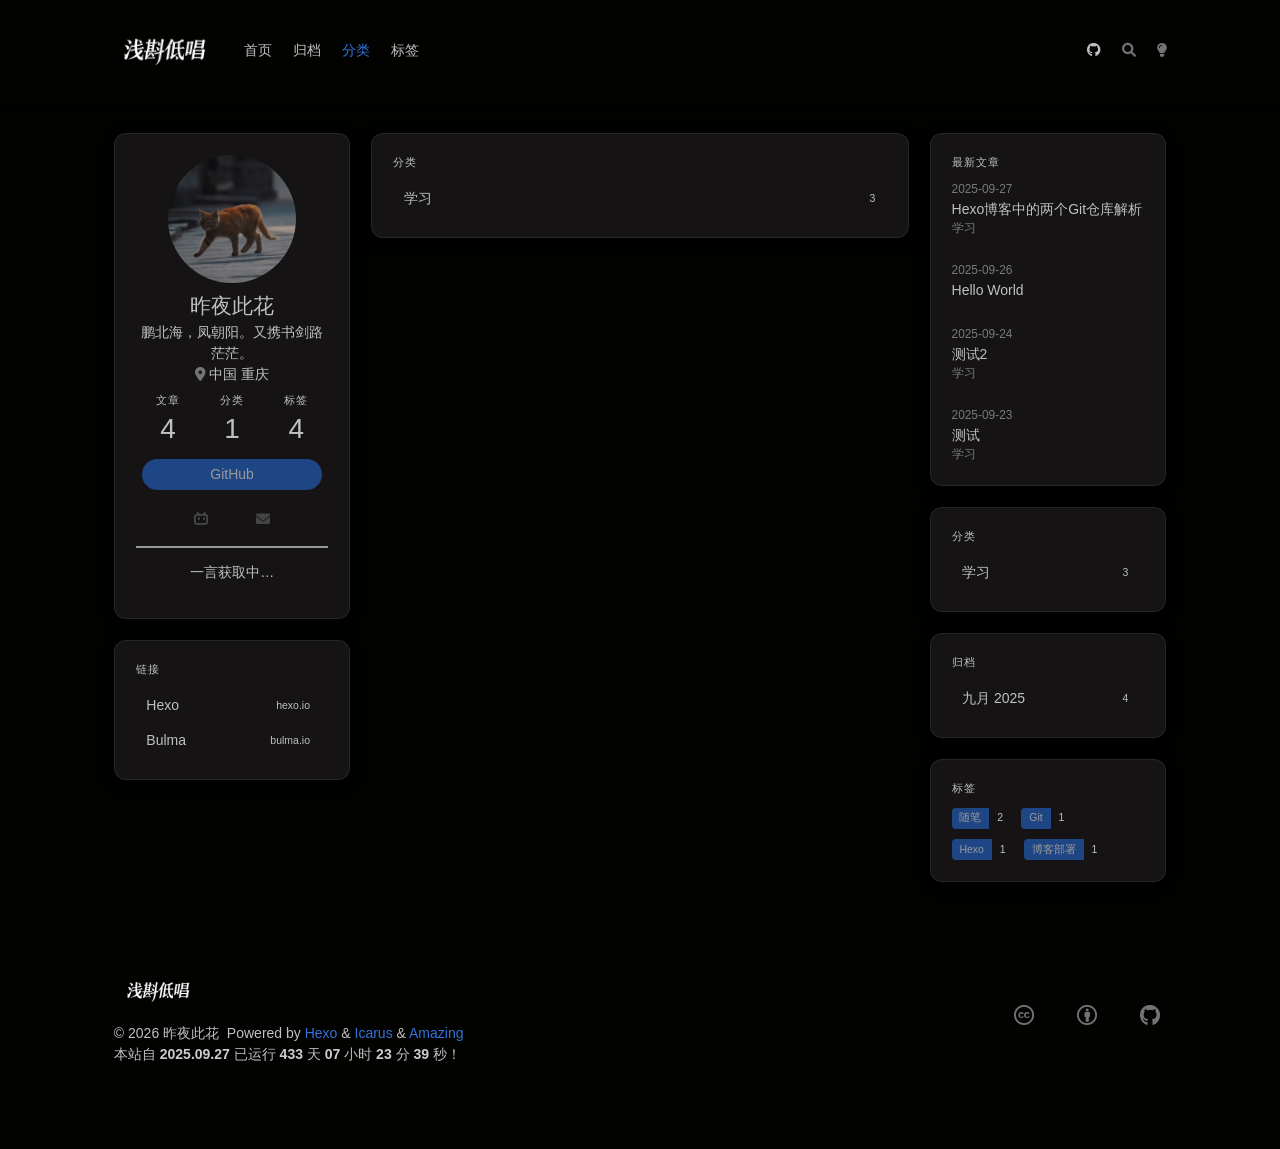
<file: categories/index.html>
<!doctype html>
<html lang="zh"><head><meta charset="utf-8"><meta name="viewport" content="width=device-width, initial-scale=1, maximum-scale=1"><meta><title>分类 - 浅斟低唱</title><link rel="manifest" href="/manifest.json"><meta name="application-name" content="浅斟低唱"><meta name="msapplication-TileImage" content="/img/favicon.svg"><meta name="apple-mobile-web-app-capable" content="yes"><meta name="apple-mobile-web-app-title" content="浅斟低唱"><meta name="apple-mobile-web-app-status-bar-style" content="default"><meta property="og:type" content="blog"><meta property="og:title" content="浅斟低唱"><meta property="og:url" content="https://zych2023.github.io/"><meta property="og:site_name" content="浅斟低唱"><meta property="og:locale" content="zh_CN"><meta property="og:image" content="https://zych2023.github.io/img/zych.jpg"><meta property="article:author" content="昨夜此花"><meta property="article:tag" content="随笔"><meta property="article:tag" content="Hexo"><meta property="article:tag" content="Git"><meta property="article:tag" content="博客部署"><meta property="twitter:card" content="summary"><meta property="twitter:image:src" content="https://zych2023.github.io/img/zych.jpg"><script type="application/ld+json">{"@context":"https://schema.org","@type":"BlogPosting","mainEntityOfPage":{"@type":"WebPage","@id":"http://example.com"},"headline":"浅斟低唱","image":["https://zych2023.github.io/img/og_image.png"],"author":{"@type":"Person","name":"昨夜此花"},"publisher":{"@type":"Organization","logo":{"@type":"ImageObject"}},"description":""}</script><link rel="icon" href="/img/favicon.svg"><meta name="referrer" content="no-referrer-when-downgrade"><link rel="stylesheet" href="/css/vendor/fa/css/all.min.css"><link rel="stylesheet" href="/css/vendor/highlight.min.css"><link rel="stylesheet" href="/css/default.css"><link rel="stylesheet" href="/css/fix.css"><script src="/js/vendor/jquery.min.js"></script><script src="/js/globalUtils.js"></script><style>body>.footer,body>.navbar,body>.section{opacity:0}</style><!--!--><!--!--><!--!--><link rel="stylesheet" href="/css/vendor/lightgallery.min.css"><link rel="stylesheet" href="/css/vendor/justifiedGallery.min.css"><!--!--><!--!--><style>.pace{-webkit-pointer-events:none;pointer-events:none;-webkit-user-select:none;-moz-user-select:none;user-select:none}.pace-inactive{display:none}.pace .pace-progress{background:#3273dc;position:fixed;z-index:2000;top:0;right:100%;width:100%;height:2px}</style><script src="/js/vendor/pace.min.js"></script><!-- hexo injector head_end start --><script>
  (function () {
      function switchTab() {
          if (!location.hash) {
            return;
          }

          const id = '#' + CSS.escape(location.hash.substring(1));
          const $tabMenu = document.querySelector(`.tabs a[href="${id}"]`);
          if (!$tabMenu) {
            return;
          }

          const $tabMenuContainer = $tabMenu.parentElement.parentElement;
          Array.from($tabMenuContainer.children).forEach($menu => $menu.classList.remove('is-active'));
          Array.from($tabMenuContainer.querySelectorAll('a'))
              .map($menu => document.getElementById($menu.getAttribute("href").substring(1)))
              .forEach($content => $content.classList.add('is-hidden'));

          if ($tabMenu) {
              $tabMenu.parentElement.classList.add('is-active');
          }
          const $activeTab = document.querySelector(id);
          if ($activeTab) {
              $activeTab.classList.remove('is-hidden');
          }
      }
      switchTab();
      window.addEventListener('hashchange', switchTab, false);
  })();
  </script><!-- hexo injector head_end end --><meta name="generator" content="Hexo 7.3.0"></head><body class="is-3-column has-navbar-fixed-top"><nav class="navbar navbar-main is-fixed-top"><div class="container navbar-container"><div class="navbar-brand justify-content-center"><a class="navbar-item navbar-logo" href="/"><img src="/img/logo1.png" alt="浅斟低唱" height="28"></a></div><div class="navbar-menu"><div class="navbar-start"><a class="navbar-item" href="/">首页</a><a class="navbar-item" href="/archives">归档</a><a class="navbar-item is-active" href="/categories">分类</a><a class="navbar-item" href="/tags">标签</a></div><div class="navbar-end"><a class="navbar-item" target="_blank" rel="noopener" title="GitHub" href="https://github.com/zych2023"><i class="fab fa-github"></i></a><a class="navbar-item search" title="搜索" href="javascript:;"><i class="fas fa-search"></i></a><a class="navbar-item" id="night-nav" title="Night Mode" href="javascript:;"><i class="fas fa-moon" id="night-icon"></i></a></div></div></div></nav><script type="text/javascript" src="/js/theme-setting.js"></script><section class="section"><div class="container"><div class="columns"><div class="column order-2 column-main is-8-tablet is-8-desktop is-6-widescreen"><div class="card widget" data-type="categories"><div class="card-content"><div class="menu"><h3 class="menu-label">分类</h3><ul class="menu-list"><li><a class="level is-mobile" href="/categories/%E5%AD%A6%E4%B9%A0/"><span class="level-start"><span class="level-item">学习</span></span><span class="level-end"><span class="level-item tag">3</span></span></a></li></ul></div></div></div></div><div class="column column-left is-4-tablet is-4-desktop is-3-widescreen  order-1 is-sticky"><!--!--><div class="card widget" data-type="profile"><div class="card-content"><nav class="level"><div class="level-item has-text-centered flex-shrink-1"><div><figure class="image is-128x128 mx-auto mb-2"><img class="avatar is-rounded" src="/img/zuoyecihua2.jpg" alt="昨夜此花"></figure><p class="title is-size-4 is-block" style="line-height:inherit;">昨夜此花</p><p class="is-size-6 is-block">鹏北海，凤朝阳。又携书剑路茫茫。</p><p class="is-size-6 is-flex justify-content-center"><i class="fas fa-map-marker-alt mr-1"></i><span>中国 重庆</span></p></div></div></nav><nav class="level is-mobile"><div class="level-item has-text-centered is-marginless"><div><p class="heading">文章</p><a href="/archives/"><p class="title">4</p></a></div></div><div class="level-item has-text-centered is-marginless"><div><p class="heading">分类</p><a href="/categories/"><p class="title">1</p></a></div></div><div class="level-item has-text-centered is-marginless"><div><p class="heading">标签</p><a href="/tags/"><p class="title">4</p></a></div></div></nav><div class="has-text-centered" style="margin:1rem 0;"><a class="button is-primary is-rounded" href="https://github.com/zych2023" target="_blank" rel="noopener">GitHub</a></div><div class="field is-grouped is-grouped-centered"><p class="control"><a class="button is-rounded is-transparent is-marginless" target="_blank" rel="noopener" title="Bilibili" href="https://space.bilibili.com/1636509323"><i class="fab fa-bilibili"></i></a></p><p class="control"><a class="button is-rounded is-transparent is-marginless" target="_blank" rel="noopener" title="Email" href="mailto:2476518922@qq.com"><i class="fas fa-envelope"></i></a></p></div><div><hr><p id="hitokoto">一言获取中…</p><script type="text/javascript">
(function () {
    // 一言分类：a动画 b漫画 c游戏 d文学 h影视 i诗词 k哲学
    var CATS = ['a', 'b', 'c', 'd', 'h', 'i', 'k'];
    var queue = [];
    var refilling = false;

    function apiUrl() {
        // 随机参数绕过 API 短暂缓存，保证并行请求拿到不同句子
        return 'https://v1.hitokoto.cn/?encode=json&r=' + Date.now() + Math.random() + '&' + CATS.map(function (c) { return 'c=' + c; }).join('&');
    }

    function fetchOne() {
        return $.getJSON(apiUrl()).then(function (data) {
            if (data && data.hitokoto) { return data; }
            throw new Error('bad');
        }).catch(function () { return null; });
    }

    function refill(n) {
        if (refilling) { return Promise.resolve(); }
        refilling = true;
        var tasks = [];
        for (var i = 0; i < n; i++) { tasks.push(fetchOne()); }
        return Promise.all(tasks).then(function (items) {
            items.forEach(function (it) { if (it) { queue.push(it); } });
            refilling = false;
        });
    }

    function show(data) {
        $('#hitokoto').html(
            '<strong style="color: #3273dc;">' + data.hitokoto + '</strong>' +
            '<p style="margin:0.3rem 0 0;font-size:0.85rem;">来源《' + (data.from || '佚名') + '》</p>'
        );
    }

    // 点击：直接从本地队列取，秒切；快用完时后台补货
    $('#hitokoto').click(function () {
        if (queue.length > 0) {
            show(queue.shift());
            if (queue.length <= 2) { refill(4); }
        }
    });

    // 页面加载时预取一批，完成后自动展示第一条
    refill(6).then(function () {
        if (queue.length > 0) { show(queue.shift()); }
    });
})();
</script></div></div></div><div class="card widget" data-type="links"><div class="card-content"><div class="menu"><h3 class="menu-label">链接</h3><ul class="menu-list"><li><a class="level is-mobile" href="https://hexo.io" target="_blank" rel="noopener"><span class="level-left"><span class="level-item">Hexo</span></span><span class="level-right"><span class="level-item tag">hexo.io</span></span></a></li><li><a class="level is-mobile" href="https://bulma.io" target="_blank" rel="noopener"><span class="level-left"><span class="level-item">Bulma</span></span><span class="level-right"><span class="level-item tag">bulma.io</span></span></a></li></ul></div></div></div><div class="column-right-shadow is-hidden-widescreen"></div></div><div class="column column-right is-4-tablet is-4-desktop is-3-widescreen is-hidden-touch is-hidden-desktop-only order-3"><div class="card widget"><div class="card-content"><h3 class="menu-label">最新文章</h3><article class="media"><div class="media-content"><p class="date"><time dateTime="2025-09-27T08:30:00.000Z">2025-09-27</time></p><p class="title"><a href="/2025/09/27/hexo-git-repositories-explanation/">Hexo博客中的两个Git仓库解析</a></p><p class="categories"><a href="/categories/%E5%AD%A6%E4%B9%A0/">学习</a></p></div></article><article class="media"><div class="media-content"><p class="date"><time dateTime="2025-09-26T14:51:49.483Z">2025-09-26</time></p><p class="title"><a href="/2025/09/26/hello-world/">Hello World</a></p></div></article><article class="media"><div class="media-content"><p class="date"><time dateTime="2025-09-24T10:00:00.000Z">2025-09-24</time></p><p class="title"><a href="/2025/09/24/xx/">测试2</a></p><p class="categories"><a href="/categories/%E5%AD%A6%E4%B9%A0/">学习</a></p></div></article><article class="media"><div class="media-content"><p class="date"><time dateTime="2025-09-23T08:00:00.000Z">2025-09-23</time></p><p class="title"><a href="/2025/09/23/Hexo%20+%20NexT%20%E5%8D%9A%E5%AE%A2/">测试</a></p><p class="categories"><a href="/categories/%E5%AD%A6%E4%B9%A0/">学习</a></p></div></article></div></div><div class="card widget"><div class="card-content"><div class="menu"><h3 class="menu-label">分类</h3><ul class="menu-list"><li><a class="level is-mobile is-marginless" href="/categories/%E5%AD%A6%E4%B9%A0/"><span class="level-start"><span class="level-item">学习</span></span><span class="level-end"><span class="level-item tag">3</span></span></a></li></ul></div></div></div><div class="card widget"><div class="card-content"><div class="menu"><h3 class="menu-label">归档</h3><ul class="menu-list"><li><a class="level is-mobile is-marginless" href="/archives/2025/09/"><span class="level-start"><span class="level-item">九月 2025</span></span><span class="level-end"><span class="level-item tag">4</span></span></a></li></ul></div></div></div><div class="card widget"><div class="card-content"><div class="menu"><h3 class="menu-label">标签</h3><div class="field is-grouped is-grouped-multiline"><div class="control"><a class="tags has-addons" href="/tags/%E9%9A%8F%E7%AC%94/"><span class="tag">随笔</span><span class="tag is-grey-lightest">2</span></a></div><div class="control"><a class="tags has-addons" href="/tags/Git/"><span class="tag">Git</span><span class="tag is-grey-lightest">1</span></a></div><div class="control"><a class="tags has-addons" href="/tags/Hexo/"><span class="tag">Hexo</span><span class="tag is-grey-lightest">1</span></a></div><div class="control"><a class="tags has-addons" href="/tags/%E5%8D%9A%E5%AE%A2%E9%83%A8%E7%BD%B2/"><span class="tag">博客部署</span><span class="tag is-grey-lightest">1</span></a></div></div></div></div></div><!--!--></div></div></div></section><footer class="footer"><div class="container"><div class="level"><div class="level-start"><a class="footer-logo is-block mb-2" href="/"><img src="/img/logo1.png" alt="浅斟低唱" height="28"></a><p class="size-small"><span>&copy; 2026 昨夜此花</span>  Powered by <a href="https://hexo.io/" target="_blank">Hexo</a> &amp; <a href="https://github.com/ppoffice/hexo-theme-icarus" target="_blank">Icarus</a> &amp; <a href="https://github.com/removeif/hexo-theme-amazing" target="_blank">Amazing</a> <br><span><span id="statistic-times">loading...</span><script>function createTime(time) {
            var n = new Date(time);
            now.setTime(now.getTime() + 250),
                days = (now - n) / 1e3 / 60 / 60 / 24,
                dnum = Math.floor(days),
                hours = (now - n) / 1e3 / 60 / 60 - 24 * dnum,
                hnum = Math.floor(hours),
            1 == String(hnum).length && (hnum = "0" + hnum),
                minutes = (now - n) / 1e3 / 60 - 1440 * dnum - 60 * hnum,
                mnum = Math.floor(minutes),
            1 == String(mnum).length && (mnum = "0" + mnum),
                seconds = (now - n) / 1e3 - 86400 * dnum - 3600 * hnum - 60 * mnum,
                snum = Math.round(seconds),
            1 == String(snum).length && (snum = "0" + snum),
                document.getElementById("statistic-times").innerHTML = "本站自 <strong>"+time.split(" ")[0].replace(/\//g,".")+"</strong> 已运行 <strong>" + dnum + "</strong> 天 <strong>" + hnum + "</strong> 小时 <strong>" + mnum + "</strong> 分 <strong>" + snum + "</strong> 秒！";
        }var now = new Date();setInterval("createTime('2025/09/27 14:42:00')", 250,"");</script><br></span></p></div><div class="level-end"><div class="field has-addons"><p class="control"><a class="button is-transparent is-large" target="_blank" rel="noopener" title="Creative Commons" href="https://creativecommons.org/"><i class="fab fa-creative-commons"></i></a></p><p class="control"><a class="button is-transparent is-large" target="_blank" rel="noopener" title="Attribution 4.0 International" href="https://creativecommons.org/licenses/by/4.0/"><i class="fab fa-creative-commons-by"></i></a></p><p class="control"><a class="button is-transparent is-large" target="_blank" rel="noopener" title="GitHub" href="https://github.com/zych2023"><i class="fab fa-github"></i></a></p></div></div></div></div></footer><script src="/js/vendor/moment.min.js"></script><script src="/js/vendor/clipboard.min.js" async></script><script>moment.locale("zh-cn");</script><script>var IcarusThemeSettings = {
            article: {
                highlight: {
                    clipboard: true,
                    fold: 'unfolded'
                }
            }
        };</script><script src="/js/column.js"></script><script src="/js/animation.js"></script><a id="back-to-top" title="回到顶端" href="javascript:;"><i class="fas fa-chevron-up"></i></a><script src="/js/back_to_top.js" defer></script><!--!--><!--!--><!--!--><script src="/js/vendor/lightgallery.min.js" defer></script><script src="/js/vendor/justifiedGallery.min.js" defer></script><script>window.addEventListener("load", () => {
            if (typeof $.fn.lightGallery === 'function') {
                $('.article').lightGallery({ selector: '.gallery-item' });
            }
            if (typeof $.fn.justifiedGallery === 'function') {
                if ($('.justified-gallery > p > .gallery-item').length) {
                    $('.justified-gallery > p > .gallery-item').unwrap();
                }
                $('.justified-gallery').justifiedGallery();
            }
        });</script><!--!--><!--!--><!--!--><script src="/js/main.js" defer></script><div class="searchbox"><div class="searchbox-container"><div class="searchbox-header"><div class="searchbox-input-container"><input class="searchbox-input" type="text" placeholder="想要查找什么..."></div><a class="searchbox-close" href="javascript:;">×</a></div><div class="searchbox-body"></div></div></div><script data-pjax src="/js/insight.js" defer></script><script data-pjax>document.addEventListener('DOMContentLoaded', function () {
            loadInsight({"contentUrl":"/content.json"}, {"hint":"想要查找什么...","untitled":"(无标题)","posts":"文章","pages":"页面","categories":"分类","tags":"标签"});
        });</script><script src="/js/vendor/pjax.js"></script><script type="text/javascript">var pjax = new Pjax({
            elements: "a",//代表点击链接就更新
            selectors: [  //代表要更新的节点
                ".section",
                "title"
            ],
            cache: true,
            cacheBust:false
        })

        // 开始 PJAX 执行的函数
        document.addEventListener('pjax:send', function () {
        });
        
        // PJAX 完成之后执行的函数，可以和上面的重载放在一起
        document.addEventListener('pjax:complete', function () {
            $(".section").css({opacity:1});
            if(false){
                $.getScript('/js/comment-issue-data.js',function(){loadIssueData('undefined','undefined','undefined','undefined',undefined);});
            }
            loadMainJs(jQuery, window.moment, window.ClipboardJS, window.IcarusThemeSettings);
            loadBackTop();
            if(typeof loadBanner == 'function'){
                loadBanner();
            }
        });</script></body></html>
</file>
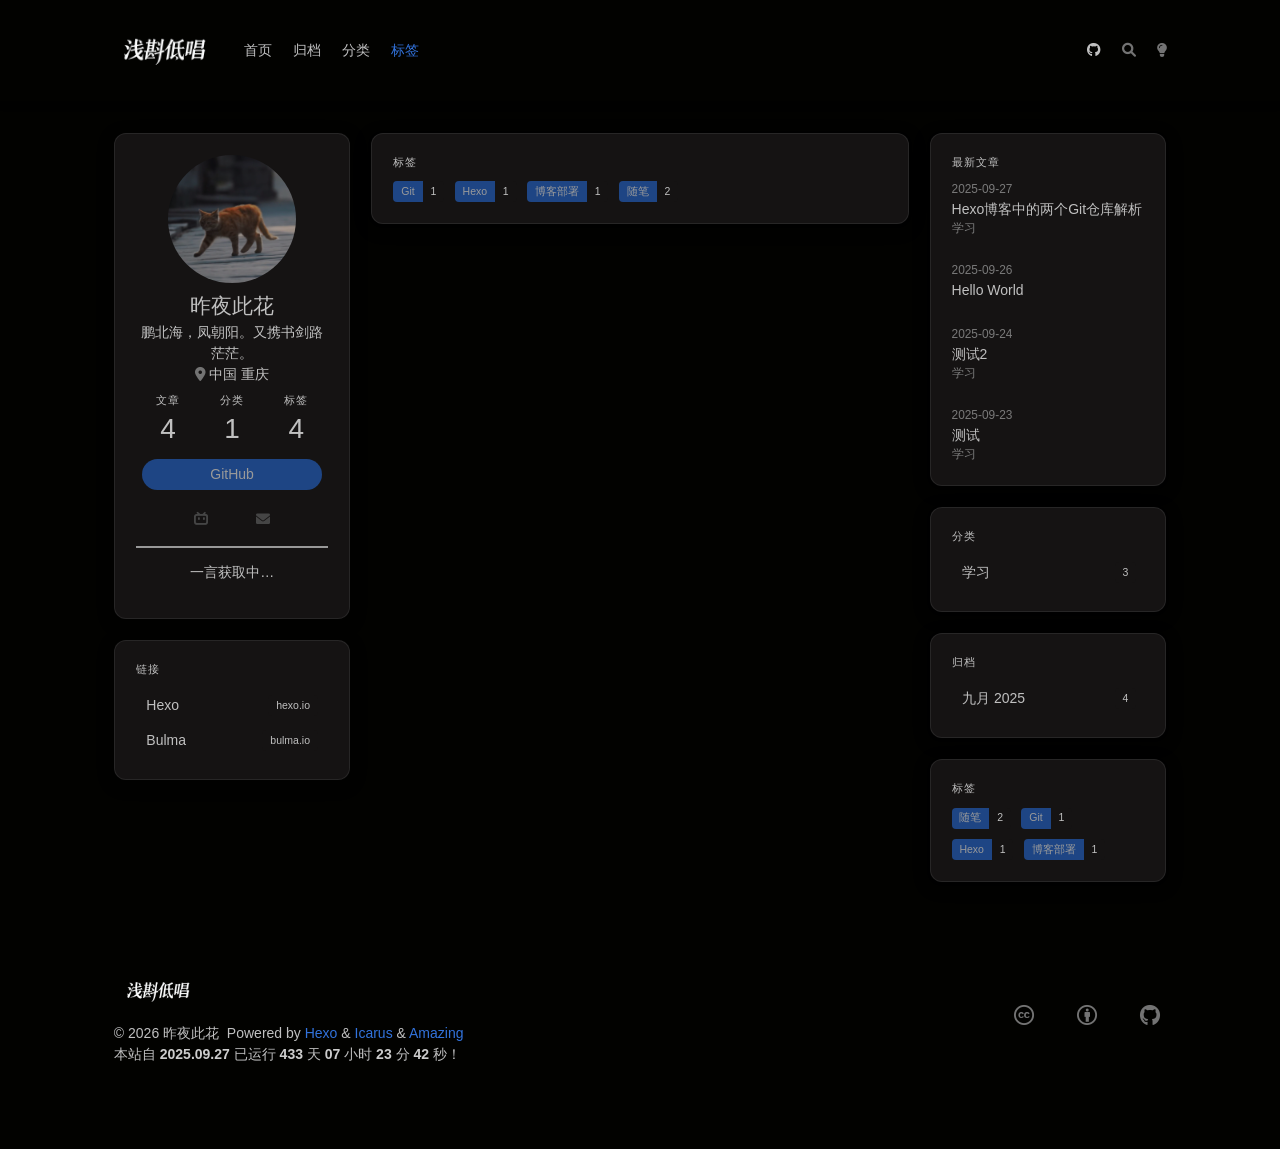
<file: tags/index.html>
<!doctype html>
<html lang="zh"><head><meta charset="utf-8"><meta name="viewport" content="width=device-width, initial-scale=1, maximum-scale=1"><meta><title>标签 - 浅斟低唱</title><link rel="manifest" href="/manifest.json"><meta name="application-name" content="浅斟低唱"><meta name="msapplication-TileImage" content="/img/favicon.svg"><meta name="apple-mobile-web-app-capable" content="yes"><meta name="apple-mobile-web-app-title" content="浅斟低唱"><meta name="apple-mobile-web-app-status-bar-style" content="default"><meta property="og:type" content="blog"><meta property="og:title" content="浅斟低唱"><meta property="og:url" content="https://zych2023.github.io/"><meta property="og:site_name" content="浅斟低唱"><meta property="og:locale" content="zh_CN"><meta property="og:image" content="https://zych2023.github.io/img/zych.jpg"><meta property="article:author" content="昨夜此花"><meta property="article:tag" content="随笔"><meta property="article:tag" content="Hexo"><meta property="article:tag" content="Git"><meta property="article:tag" content="博客部署"><meta property="twitter:card" content="summary"><meta property="twitter:image:src" content="https://zych2023.github.io/img/zych.jpg"><script type="application/ld+json">{"@context":"https://schema.org","@type":"BlogPosting","mainEntityOfPage":{"@type":"WebPage","@id":"http://example.com"},"headline":"浅斟低唱","image":["https://zych2023.github.io/img/og_image.png"],"author":{"@type":"Person","name":"昨夜此花"},"publisher":{"@type":"Organization","logo":{"@type":"ImageObject"}},"description":""}</script><link rel="icon" href="/img/favicon.svg"><meta name="referrer" content="no-referrer-when-downgrade"><link rel="stylesheet" href="/css/vendor/fa/css/all.min.css"><link rel="stylesheet" href="/css/vendor/highlight.min.css"><link rel="stylesheet" href="/css/default.css"><link rel="stylesheet" href="/css/fix.css"><script src="/js/vendor/jquery.min.js"></script><script src="/js/globalUtils.js"></script><style>body>.footer,body>.navbar,body>.section{opacity:0}</style><!--!--><!--!--><!--!--><link rel="stylesheet" href="/css/vendor/lightgallery.min.css"><link rel="stylesheet" href="/css/vendor/justifiedGallery.min.css"><!--!--><!--!--><style>.pace{-webkit-pointer-events:none;pointer-events:none;-webkit-user-select:none;-moz-user-select:none;user-select:none}.pace-inactive{display:none}.pace .pace-progress{background:#3273dc;position:fixed;z-index:2000;top:0;right:100%;width:100%;height:2px}</style><script src="/js/vendor/pace.min.js"></script><!-- hexo injector head_end start --><script>
  (function () {
      function switchTab() {
          if (!location.hash) {
            return;
          }

          const id = '#' + CSS.escape(location.hash.substring(1));
          const $tabMenu = document.querySelector(`.tabs a[href="${id}"]`);
          if (!$tabMenu) {
            return;
          }

          const $tabMenuContainer = $tabMenu.parentElement.parentElement;
          Array.from($tabMenuContainer.children).forEach($menu => $menu.classList.remove('is-active'));
          Array.from($tabMenuContainer.querySelectorAll('a'))
              .map($menu => document.getElementById($menu.getAttribute("href").substring(1)))
              .forEach($content => $content.classList.add('is-hidden'));

          if ($tabMenu) {
              $tabMenu.parentElement.classList.add('is-active');
          }
          const $activeTab = document.querySelector(id);
          if ($activeTab) {
              $activeTab.classList.remove('is-hidden');
          }
      }
      switchTab();
      window.addEventListener('hashchange', switchTab, false);
  })();
  </script><!-- hexo injector head_end end --><meta name="generator" content="Hexo 7.3.0"></head><body class="is-3-column has-navbar-fixed-top"><nav class="navbar navbar-main is-fixed-top"><div class="container navbar-container"><div class="navbar-brand justify-content-center"><a class="navbar-item navbar-logo" href="/"><img src="/img/logo1.png" alt="浅斟低唱" height="28"></a></div><div class="navbar-menu"><div class="navbar-start"><a class="navbar-item" href="/">首页</a><a class="navbar-item" href="/archives">归档</a><a class="navbar-item" href="/categories">分类</a><a class="navbar-item is-active" href="/tags">标签</a></div><div class="navbar-end"><a class="navbar-item" target="_blank" rel="noopener" title="GitHub" href="https://github.com/zych2023"><i class="fab fa-github"></i></a><a class="navbar-item search" title="搜索" href="javascript:;"><i class="fas fa-search"></i></a><a class="navbar-item" id="night-nav" title="Night Mode" href="javascript:;"><i class="fas fa-moon" id="night-icon"></i></a></div></div></div></nav><script type="text/javascript" src="/js/theme-setting.js"></script><section class="section"><div class="container"><div class="columns"><div class="column order-2 column-main is-8-tablet is-8-desktop is-6-widescreen"><div class="card widget" data-type="tags"><div class="card-content"><div class="menu"><h3 class="menu-label">标签</h3><div class="field is-grouped is-grouped-multiline"><div class="control"><a class="tags has-addons" href="/tags/Git/"><span class="tag">Git</span><span class="tag">1</span></a></div><div class="control"><a class="tags has-addons" href="/tags/Hexo/"><span class="tag">Hexo</span><span class="tag">1</span></a></div><div class="control"><a class="tags has-addons" href="/tags/%E5%8D%9A%E5%AE%A2%E9%83%A8%E7%BD%B2/"><span class="tag">博客部署</span><span class="tag">1</span></a></div><div class="control"><a class="tags has-addons" href="/tags/%E9%9A%8F%E7%AC%94/"><span class="tag">随笔</span><span class="tag">2</span></a></div></div></div></div></div></div><div class="column column-left is-4-tablet is-4-desktop is-3-widescreen  order-1 is-sticky"><!--!--><div class="card widget" data-type="profile"><div class="card-content"><nav class="level"><div class="level-item has-text-centered flex-shrink-1"><div><figure class="image is-128x128 mx-auto mb-2"><img class="avatar is-rounded" src="/img/zuoyecihua2.jpg" alt="昨夜此花"></figure><p class="title is-size-4 is-block" style="line-height:inherit;">昨夜此花</p><p class="is-size-6 is-block">鹏北海，凤朝阳。又携书剑路茫茫。</p><p class="is-size-6 is-flex justify-content-center"><i class="fas fa-map-marker-alt mr-1"></i><span>中国 重庆</span></p></div></div></nav><nav class="level is-mobile"><div class="level-item has-text-centered is-marginless"><div><p class="heading">文章</p><a href="/archives/"><p class="title">4</p></a></div></div><div class="level-item has-text-centered is-marginless"><div><p class="heading">分类</p><a href="/categories/"><p class="title">1</p></a></div></div><div class="level-item has-text-centered is-marginless"><div><p class="heading">标签</p><a href="/tags/"><p class="title">4</p></a></div></div></nav><div class="has-text-centered" style="margin:1rem 0;"><a class="button is-primary is-rounded" href="https://github.com/zych2023" target="_blank" rel="noopener">GitHub</a></div><div class="field is-grouped is-grouped-centered"><p class="control"><a class="button is-rounded is-transparent is-marginless" target="_blank" rel="noopener" title="Bilibili" href="https://space.bilibili.com/1636509323"><i class="fab fa-bilibili"></i></a></p><p class="control"><a class="button is-rounded is-transparent is-marginless" target="_blank" rel="noopener" title="Email" href="mailto:2476518922@qq.com"><i class="fas fa-envelope"></i></a></p></div><div><hr><p id="hitokoto">一言获取中…</p><script type="text/javascript">
(function () {
    // 一言分类：a动画 b漫画 c游戏 d文学 h影视 i诗词 k哲学
    var CATS = ['a', 'b', 'c', 'd', 'h', 'i', 'k'];
    var queue = [];
    var refilling = false;

    function apiUrl() {
        // 随机参数绕过 API 短暂缓存，保证并行请求拿到不同句子
        return 'https://v1.hitokoto.cn/?encode=json&r=' + Date.now() + Math.random() + '&' + CATS.map(function (c) { return 'c=' + c; }).join('&');
    }

    function fetchOne() {
        return $.getJSON(apiUrl()).then(function (data) {
            if (data && data.hitokoto) { return data; }
            throw new Error('bad');
        }).catch(function () { return null; });
    }

    function refill(n) {
        if (refilling) { return Promise.resolve(); }
        refilling = true;
        var tasks = [];
        for (var i = 0; i < n; i++) { tasks.push(fetchOne()); }
        return Promise.all(tasks).then(function (items) {
            items.forEach(function (it) { if (it) { queue.push(it); } });
            refilling = false;
        });
    }

    function show(data) {
        $('#hitokoto').html(
            '<strong style="color: #3273dc;">' + data.hitokoto + '</strong>' +
            '<p style="margin:0.3rem 0 0;font-size:0.85rem;">来源《' + (data.from || '佚名') + '》</p>'
        );
    }

    // 点击：直接从本地队列取，秒切；快用完时后台补货
    $('#hitokoto').click(function () {
        if (queue.length > 0) {
            show(queue.shift());
            if (queue.length <= 2) { refill(4); }
        }
    });

    // 页面加载时预取一批，完成后自动展示第一条
    refill(6).then(function () {
        if (queue.length > 0) { show(queue.shift()); }
    });
})();
</script></div></div></div><div class="card widget" data-type="links"><div class="card-content"><div class="menu"><h3 class="menu-label">链接</h3><ul class="menu-list"><li><a class="level is-mobile" href="https://hexo.io" target="_blank" rel="noopener"><span class="level-left"><span class="level-item">Hexo</span></span><span class="level-right"><span class="level-item tag">hexo.io</span></span></a></li><li><a class="level is-mobile" href="https://bulma.io" target="_blank" rel="noopener"><span class="level-left"><span class="level-item">Bulma</span></span><span class="level-right"><span class="level-item tag">bulma.io</span></span></a></li></ul></div></div></div><div class="column-right-shadow is-hidden-widescreen"></div></div><div class="column column-right is-4-tablet is-4-desktop is-3-widescreen is-hidden-touch is-hidden-desktop-only order-3"><div class="card widget"><div class="card-content"><h3 class="menu-label">最新文章</h3><article class="media"><div class="media-content"><p class="date"><time dateTime="2025-09-27T08:30:00.000Z">2025-09-27</time></p><p class="title"><a href="/2025/09/27/hexo-git-repositories-explanation/">Hexo博客中的两个Git仓库解析</a></p><p class="categories"><a href="/categories/%E5%AD%A6%E4%B9%A0/">学习</a></p></div></article><article class="media"><div class="media-content"><p class="date"><time dateTime="2025-09-26T14:51:49.483Z">2025-09-26</time></p><p class="title"><a href="/2025/09/26/hello-world/">Hello World</a></p></div></article><article class="media"><div class="media-content"><p class="date"><time dateTime="2025-09-24T10:00:00.000Z">2025-09-24</time></p><p class="title"><a href="/2025/09/24/xx/">测试2</a></p><p class="categories"><a href="/categories/%E5%AD%A6%E4%B9%A0/">学习</a></p></div></article><article class="media"><div class="media-content"><p class="date"><time dateTime="2025-09-23T08:00:00.000Z">2025-09-23</time></p><p class="title"><a href="/2025/09/23/Hexo%20+%20NexT%20%E5%8D%9A%E5%AE%A2/">测试</a></p><p class="categories"><a href="/categories/%E5%AD%A6%E4%B9%A0/">学习</a></p></div></article></div></div><div class="card widget"><div class="card-content"><div class="menu"><h3 class="menu-label">分类</h3><ul class="menu-list"><li><a class="level is-mobile is-marginless" href="/categories/%E5%AD%A6%E4%B9%A0/"><span class="level-start"><span class="level-item">学习</span></span><span class="level-end"><span class="level-item tag">3</span></span></a></li></ul></div></div></div><div class="card widget"><div class="card-content"><div class="menu"><h3 class="menu-label">归档</h3><ul class="menu-list"><li><a class="level is-mobile is-marginless" href="/archives/2025/09/"><span class="level-start"><span class="level-item">九月 2025</span></span><span class="level-end"><span class="level-item tag">4</span></span></a></li></ul></div></div></div><div class="card widget"><div class="card-content"><div class="menu"><h3 class="menu-label">标签</h3><div class="field is-grouped is-grouped-multiline"><div class="control"><a class="tags has-addons" href="/tags/%E9%9A%8F%E7%AC%94/"><span class="tag">随笔</span><span class="tag is-grey-lightest">2</span></a></div><div class="control"><a class="tags has-addons" href="/tags/Git/"><span class="tag">Git</span><span class="tag is-grey-lightest">1</span></a></div><div class="control"><a class="tags has-addons" href="/tags/Hexo/"><span class="tag">Hexo</span><span class="tag is-grey-lightest">1</span></a></div><div class="control"><a class="tags has-addons" href="/tags/%E5%8D%9A%E5%AE%A2%E9%83%A8%E7%BD%B2/"><span class="tag">博客部署</span><span class="tag is-grey-lightest">1</span></a></div></div></div></div></div><!--!--></div></div></div></section><footer class="footer"><div class="container"><div class="level"><div class="level-start"><a class="footer-logo is-block mb-2" href="/"><img src="/img/logo1.png" alt="浅斟低唱" height="28"></a><p class="size-small"><span>&copy; 2026 昨夜此花</span>  Powered by <a href="https://hexo.io/" target="_blank">Hexo</a> &amp; <a href="https://github.com/ppoffice/hexo-theme-icarus" target="_blank">Icarus</a> &amp; <a href="https://github.com/removeif/hexo-theme-amazing" target="_blank">Amazing</a> <br><span><span id="statistic-times">loading...</span><script>function createTime(time) {
            var n = new Date(time);
            now.setTime(now.getTime() + 250),
                days = (now - n) / 1e3 / 60 / 60 / 24,
                dnum = Math.floor(days),
                hours = (now - n) / 1e3 / 60 / 60 - 24 * dnum,
                hnum = Math.floor(hours),
            1 == String(hnum).length && (hnum = "0" + hnum),
                minutes = (now - n) / 1e3 / 60 - 1440 * dnum - 60 * hnum,
                mnum = Math.floor(minutes),
            1 == String(mnum).length && (mnum = "0" + mnum),
                seconds = (now - n) / 1e3 - 86400 * dnum - 3600 * hnum - 60 * mnum,
                snum = Math.round(seconds),
            1 == String(snum).length && (snum = "0" + snum),
                document.getElementById("statistic-times").innerHTML = "本站自 <strong>"+time.split(" ")[0].replace(/\//g,".")+"</strong> 已运行 <strong>" + dnum + "</strong> 天 <strong>" + hnum + "</strong> 小时 <strong>" + mnum + "</strong> 分 <strong>" + snum + "</strong> 秒！";
        }var now = new Date();setInterval("createTime('2025/09/27 14:42:00')", 250,"");</script><br></span></p></div><div class="level-end"><div class="field has-addons"><p class="control"><a class="button is-transparent is-large" target="_blank" rel="noopener" title="Creative Commons" href="https://creativecommons.org/"><i class="fab fa-creative-commons"></i></a></p><p class="control"><a class="button is-transparent is-large" target="_blank" rel="noopener" title="Attribution 4.0 International" href="https://creativecommons.org/licenses/by/4.0/"><i class="fab fa-creative-commons-by"></i></a></p><p class="control"><a class="button is-transparent is-large" target="_blank" rel="noopener" title="GitHub" href="https://github.com/zych2023"><i class="fab fa-github"></i></a></p></div></div></div></div></footer><script src="/js/vendor/moment.min.js"></script><script src="/js/vendor/clipboard.min.js" async></script><script>moment.locale("zh-cn");</script><script>var IcarusThemeSettings = {
            article: {
                highlight: {
                    clipboard: true,
                    fold: 'unfolded'
                }
            }
        };</script><script src="/js/column.js"></script><script src="/js/animation.js"></script><a id="back-to-top" title="回到顶端" href="javascript:;"><i class="fas fa-chevron-up"></i></a><script src="/js/back_to_top.js" defer></script><!--!--><!--!--><!--!--><script src="/js/vendor/lightgallery.min.js" defer></script><script src="/js/vendor/justifiedGallery.min.js" defer></script><script>window.addEventListener("load", () => {
            if (typeof $.fn.lightGallery === 'function') {
                $('.article').lightGallery({ selector: '.gallery-item' });
            }
            if (typeof $.fn.justifiedGallery === 'function') {
                if ($('.justified-gallery > p > .gallery-item').length) {
                    $('.justified-gallery > p > .gallery-item').unwrap();
                }
                $('.justified-gallery').justifiedGallery();
            }
        });</script><!--!--><!--!--><!--!--><script src="/js/main.js" defer></script><div class="searchbox"><div class="searchbox-container"><div class="searchbox-header"><div class="searchbox-input-container"><input class="searchbox-input" type="text" placeholder="想要查找什么..."></div><a class="searchbox-close" href="javascript:;">×</a></div><div class="searchbox-body"></div></div></div><script data-pjax src="/js/insight.js" defer></script><script data-pjax>document.addEventListener('DOMContentLoaded', function () {
            loadInsight({"contentUrl":"/content.json"}, {"hint":"想要查找什么...","untitled":"(无标题)","posts":"文章","pages":"页面","categories":"分类","tags":"标签"});
        });</script><script src="/js/vendor/pjax.js"></script><script type="text/javascript">var pjax = new Pjax({
            elements: "a",//代表点击链接就更新
            selectors: [  //代表要更新的节点
                ".section",
                "title"
            ],
            cache: true,
            cacheBust:false
        })

        // 开始 PJAX 执行的函数
        document.addEventListener('pjax:send', function () {
        });
        
        // PJAX 完成之后执行的函数，可以和上面的重载放在一起
        document.addEventListener('pjax:complete', function () {
            $(".section").css({opacity:1});
            if(false){
                $.getScript('/js/comment-issue-data.js',function(){loadIssueData('undefined','undefined','undefined','undefined',undefined);});
            }
            loadMainJs(jQuery, window.moment, window.ClipboardJS, window.IcarusThemeSettings);
            loadBackTop();
            if(typeof loadBanner == 'function'){
                loadBanner();
            }
        });</script></body></html>
</file>
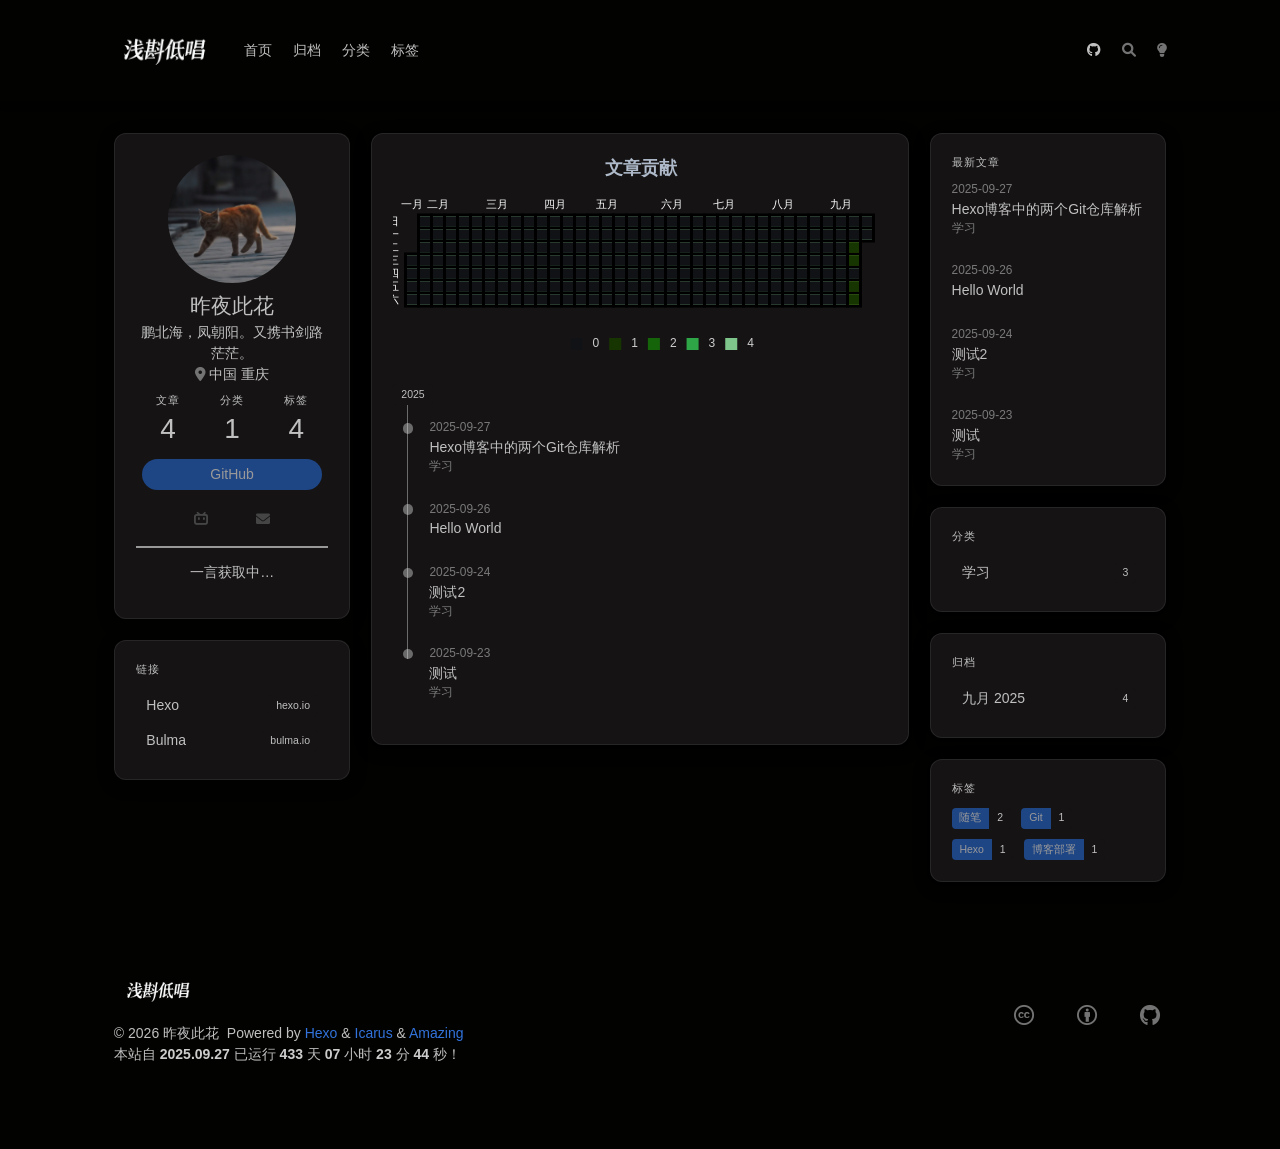
<file: archives/2025/index.html>
<!doctype html>
<html lang="zh"><head><meta charset="utf-8"><meta name="viewport" content="width=device-width, initial-scale=1, maximum-scale=1"><meta><title>归档: 2025 - 浅斟低唱</title><link rel="manifest" href="/manifest.json"><meta name="application-name" content="浅斟低唱"><meta name="msapplication-TileImage" content="/img/favicon.svg"><meta name="apple-mobile-web-app-capable" content="yes"><meta name="apple-mobile-web-app-title" content="浅斟低唱"><meta name="apple-mobile-web-app-status-bar-style" content="default"><meta property="og:type" content="blog"><meta property="og:title" content="浅斟低唱"><meta property="og:url" content="https://zych2023.github.io/"><meta property="og:site_name" content="浅斟低唱"><meta property="og:locale" content="zh_CN"><meta property="og:image" content="https://zych2023.github.io/img/zych.jpg"><meta property="article:author" content="昨夜此花"><meta property="twitter:card" content="summary"><meta property="twitter:image:src" content="https://zych2023.github.io/img/zych.jpg"><script type="application/ld+json">{"@context":"https://schema.org","@type":"BlogPosting","mainEntityOfPage":{"@type":"WebPage","@id":"http://example.com"},"headline":"浅斟低唱","image":["https://zych2023.github.io/img/og_image.png"],"author":{"@type":"Person","name":"昨夜此花"},"publisher":{"@type":"Organization","logo":{"@type":"ImageObject"}},"description":""}</script><link rel="icon" href="/img/favicon.svg"><meta name="referrer" content="no-referrer-when-downgrade"><link rel="stylesheet" href="/css/vendor/fa/css/all.min.css"><link rel="stylesheet" href="/css/vendor/highlight.min.css"><link rel="stylesheet" href="/css/default.css"><link rel="stylesheet" href="/css/fix.css"><script src="/js/vendor/jquery.min.js"></script><script src="/js/globalUtils.js"></script><style>body>.footer,body>.navbar,body>.section{opacity:0}</style><!--!--><!--!--><!--!--><link rel="stylesheet" href="/css/vendor/lightgallery.min.css"><link rel="stylesheet" href="/css/vendor/justifiedGallery.min.css"><!--!--><!--!--><style>.pace{-webkit-pointer-events:none;pointer-events:none;-webkit-user-select:none;-moz-user-select:none;user-select:none}.pace-inactive{display:none}.pace .pace-progress{background:#3273dc;position:fixed;z-index:2000;top:0;right:100%;width:100%;height:2px}</style><script src="/js/vendor/pace.min.js"></script><!-- hexo injector head_end start --><script>
  (function () {
      function switchTab() {
          if (!location.hash) {
            return;
          }

          const id = '#' + CSS.escape(location.hash.substring(1));
          const $tabMenu = document.querySelector(`.tabs a[href="${id}"]`);
          if (!$tabMenu) {
            return;
          }

          const $tabMenuContainer = $tabMenu.parentElement.parentElement;
          Array.from($tabMenuContainer.children).forEach($menu => $menu.classList.remove('is-active'));
          Array.from($tabMenuContainer.querySelectorAll('a'))
              .map($menu => document.getElementById($menu.getAttribute("href").substring(1)))
              .forEach($content => $content.classList.add('is-hidden'));

          if ($tabMenu) {
              $tabMenu.parentElement.classList.add('is-active');
          }
          const $activeTab = document.querySelector(id);
          if ($activeTab) {
              $activeTab.classList.remove('is-hidden');
          }
      }
      switchTab();
      window.addEventListener('hashchange', switchTab, false);
  })();
  </script><!-- hexo injector head_end end --><meta name="generator" content="Hexo 7.3.0"></head><body class="is-3-column has-navbar-fixed-top"><nav class="navbar navbar-main is-fixed-top"><div class="container navbar-container"><div class="navbar-brand justify-content-center"><a class="navbar-item navbar-logo" href="/"><img src="/img/logo1.png" alt="浅斟低唱" height="28"></a></div><div class="navbar-menu"><div class="navbar-start"><a class="navbar-item" href="/">首页</a><a class="navbar-item" href="/archives">归档</a><a class="navbar-item" href="/categories">分类</a><a class="navbar-item" href="/tags">标签</a></div><div class="navbar-end"><a class="navbar-item" target="_blank" rel="noopener" title="GitHub" href="https://github.com/zych2023"><i class="fab fa-github"></i></a><a class="navbar-item search" title="搜索" href="javascript:;"><i class="fas fa-search"></i></a><a class="navbar-item" id="night-nav" title="Night Mode" href="javascript:;"><i class="fas fa-moon" id="night-icon"></i></a></div></div></div></nav><script type="text/javascript" src="/js/theme-setting.js"></script><section class="section"><div class="container"><div class="columns"><div class="column order-2 column-main is-8-tablet is-8-desktop is-6-widescreen"><div class="card"><div class="card-content"><div style="post-calendar-pre"><div id="post-calendar"></div></div><script type="text/javascript" src="/js/echarts.min.js"></script><script type="text/javascript">function loadEchart(){
            if($("#post-calendar").length <= 0){
                return;
            }
            $.getScript('/js/echarts.min.js', function () { 
            let myChart = echarts.init(document.getElementById('post-calendar'));
            let option = {
            title: {
                top: 0,
                text: '文章贡献',
                left: '42%',
                textStyle: {
                    color: '#3C4858'
                }
            },
            tooltip: {
                padding: 10,
                backgroundColor: '#555',
                borderColor: '#777',
                borderWidth: 1,
                formatter: function (obj) {
                    var value = obj.value;
                    return '<div style="font-size: 14px;">' + value[0] + '：' + value[1] + '</div>';
                }
            },
            visualMap: {
                show: true,
                showLabel: true,
                categories: [0, 1, 2, 3, 4],
                calculable: true,
                inRange: {
                    symbol: 'rect',
                    color: ['#ebedf0', '#c6e48b', '#7bc96f', '#239a3b', '#196127']
                },
                itemWidth: 12,
                itemHeight: 12,
                orient: 'horizontal',
                left: '35%',
                bottom: 0
            },
            calendar: [{
                left: 'center',
                range: ["2025-01-29", "2025-09-29"],
                cellSize: [13, 13],
                splitLine: {
                    show: false
                },
                itemStyle: {
                    color: '#196127',
                    borderColor: '#fff',
                    borderWidth: 3
                },
                yearLabel: {
                    show: false
                },
                monthLabel: {
                    nameMap: 'cn',
                    fontSize: 11
                },
                dayLabel: {
                    formatter: '{start}  1st',
                    nameMap: 'cn',
                    fontSize: 11
                }
            }],
            series: [{
                type: 'heatmap',
                coordinateSystem: 'calendar',
                calendarIndex: 0,
                data: [["2025-01-29", 0], ["2025-01-30", 0], ["2025-01-31", 0], ["2025-02-01", 0], ["2025-02-02", 0], ["2025-02-03", 0], ["2025-02-04", 0], ["2025-02-05", 0], ["2025-02-06", 0], ["2025-02-07", 0], ["2025-02-08", 0], ["2025-02-09", 0], ["2025-02-10", 0], ["2025-02-11", 0], ["2025-02-12", 0], ["2025-02-13", 0], ["2025-02-14", 0], ["2025-02-15", 0], ["2025-02-16", 0], ["2025-02-17", 0], ["2025-02-18", 0], ["2025-02-19", 0], ["2025-02-20", 0], ["2025-02-21", 0], ["2025-02-22", 0], ["2025-02-23", 0], ["2025-02-24", 0], ["2025-02-25", 0], ["2025-02-26", 0], ["2025-02-27", 0], ["2025-02-28", 0], ["2025-03-01", 0], ["2025-03-02", 0], ["2025-03-03", 0], ["2025-03-04", 0], ["2025-03-05", 0], ["2025-03-06", 0], ["2025-03-07", 0], ["2025-03-08", 0], ["2025-03-09", 0], ["2025-03-10", 0], ["2025-03-11", 0], ["2025-03-12", 0], ["2025-03-13", 0], ["2025-03-14", 0], ["2025-03-15", 0], ["2025-03-16", 0], ["2025-03-17", 0], ["2025-03-18", 0], ["2025-03-19", 0], ["2025-03-20", 0], ["2025-03-21", 0], ["2025-03-22", 0], ["2025-03-23", 0], ["2025-03-24", 0], ["2025-03-25", 0], ["2025-03-26", 0], ["2025-03-27", 0], ["2025-03-28", 0], ["2025-03-29", 0], ["2025-03-30", 0], ["2025-03-31", 0], ["2025-04-01", 0], ["2025-04-02", 0], ["2025-04-03", 0], ["2025-04-04", 0], ["2025-04-05", 0], ["2025-04-06", 0], ["2025-04-07", 0], ["2025-04-08", 0], ["2025-04-09", 0], ["2025-04-10", 0], ["2025-04-11", 0], ["2025-04-12", 0], ["2025-04-13", 0], ["2025-04-14", 0], ["2025-04-15", 0], ["2025-04-16", 0], ["2025-04-17", 0], ["2025-04-18", 0], ["2025-04-19", 0], ["2025-04-20", 0], ["2025-04-21", 0], ["2025-04-22", 0], ["2025-04-23", 0], ["2025-04-24", 0], ["2025-04-25", 0], ["2025-04-26", 0], ["2025-04-27", 0], ["2025-04-28", 0], ["2025-04-29", 0], ["2025-04-30", 0], ["2025-05-01", 0], ["2025-05-02", 0], ["2025-05-03", 0], ["2025-05-04", 0], ["2025-05-05", 0], ["2025-05-06", 0], ["2025-05-07", 0], ["2025-05-08", 0], ["2025-05-09", 0], ["2025-05-10", 0], ["2025-05-11", 0], ["2025-05-12", 0], ["2025-05-13", 0], ["2025-05-14", 0], ["2025-05-15", 0], ["2025-05-16", 0], ["2025-05-17", 0], ["2025-05-18", 0], ["2025-05-19", 0], ["2025-05-20", 0], ["2025-05-21", 0], ["2025-05-22", 0], ["2025-05-23", 0], ["2025-05-24", 0], ["2025-05-25", 0], ["2025-05-26", 0], ["2025-05-27", 0], ["2025-05-28", 0], ["2025-05-29", 0], ["2025-05-30", 0], ["2025-05-31", 0], ["2025-06-01", 0], ["2025-06-02", 0], ["2025-06-03", 0], ["2025-06-04", 0], ["2025-06-05", 0], ["2025-06-06", 0], ["2025-06-07", 0], ["2025-06-08", 0], ["2025-06-09", 0], ["2025-06-10", 0], ["2025-06-11", 0], ["2025-06-12", 0], ["2025-06-13", 0], ["2025-06-14", 0], ["2025-06-15", 0], ["2025-06-16", 0], ["2025-06-17", 0], ["2025-06-18", 0], ["2025-06-19", 0], ["2025-06-20", 0], ["2025-06-21", 0], ["2025-06-22", 0], ["2025-06-23", 0], ["2025-06-24", 0], ["2025-06-25", 0], ["2025-06-26", 0], ["2025-06-27", 0], ["2025-06-28", 0], ["2025-06-29", 0], ["2025-06-30", 0], ["2025-07-01", 0], ["2025-07-02", 0], ["2025-07-03", 0], ["2025-07-04", 0], ["2025-07-05", 0], ["2025-07-06", 0], ["2025-07-07", 0], ["2025-07-08", 0], ["2025-07-09", 0], ["2025-07-10", 0], ["2025-07-11", 0], ["2025-07-12", 0], ["2025-07-13", 0], ["2025-07-14", 0], ["2025-07-15", 0], ["2025-07-16", 0], ["2025-07-17", 0], ["2025-07-18", 0], ["2025-07-19", 0], ["2025-07-20", 0], ["2025-07-21", 0], ["2025-07-22", 0], ["2025-07-23", 0], ["2025-07-24", 0], ["2025-07-25", 0], ["2025-07-26", 0], ["2025-07-27", 0], ["2025-07-28", 0], ["2025-07-29", 0], ["2025-07-30", 0], ["2025-07-31", 0], ["2025-08-01", 0], ["2025-08-02", 0], ["2025-08-03", 0], ["2025-08-04", 0], ["2025-08-05", 0], ["2025-08-06", 0], ["2025-08-07", 0], ["2025-08-08", 0], ["2025-08-09", 0], ["2025-08-10", 0], ["2025-08-11", 0], ["2025-08-12", 0], ["2025-08-13", 0], ["2025-08-14", 0], ["2025-08-15", 0], ["2025-08-16", 0], ["2025-08-17", 0], ["2025-08-18", 0], ["2025-08-19", 0], ["2025-08-20", 0], ["2025-08-21", 0], ["2025-08-22", 0], ["2025-08-23", 0], ["2025-08-24", 0], ["2025-08-25", 0], ["2025-08-26", 0], ["2025-08-27", 0], ["2025-08-28", 0], ["2025-08-29", 0], ["2025-08-30", 0], ["2025-08-31", 0], ["2025-09-01", 0], ["2025-09-02", 0], ["2025-09-03", 0], ["2025-09-04", 0], ["2025-09-05", 0], ["2025-09-06", 0], ["2025-09-07", 0], ["2025-09-08", 0], ["2025-09-09", 0], ["2025-09-10", 0], ["2025-09-11", 0], ["2025-09-12", 0], ["2025-09-13", 0], ["2025-09-14", 0], ["2025-09-15", 0], ["2025-09-16", 0], ["2025-09-17", 0], ["2025-09-18", 0], ["2025-09-19", 0], ["2025-09-20", 0], ["2025-09-21", 0], ["2025-09-22", 0], ["2025-09-23", 1], ["2025-09-24", 1], ["2025-09-25", 0], ["2025-09-26", 1], ["2025-09-27", 1], ["2025-09-28", 0], ["2025-09-29", 0]]
            }]

        };
        myChart.setOption(option);})};loadEchart();</script><div><h3 class="tag is-primary">2025</h3><div class="timeline"><article class="media"><div class="media-content"><p class="date"><time dateTime="2025-09-27T08:30:00.000Z">2025-09-27</time></p><p class="title"><a href="/2025/09/27/hexo-git-repositories-explanation/">Hexo博客中的两个Git仓库解析</a></p><p class="categories"><a href="/categories/%E5%AD%A6%E4%B9%A0/">学习</a></p></div></article><article class="media"><div class="media-content"><p class="date"><time dateTime="2025-09-26T14:51:49.483Z">2025-09-26</time></p><p class="title"><a href="/2025/09/26/hello-world/">Hello World</a></p></div></article><article class="media"><div class="media-content"><p class="date"><time dateTime="2025-09-24T10:00:00.000Z">2025-09-24</time></p><p class="title"><a href="/2025/09/24/xx/">测试2</a></p><p class="categories"><a href="/categories/%E5%AD%A6%E4%B9%A0/">学习</a></p></div></article><article class="media"><div class="media-content"><p class="date"><time dateTime="2025-09-23T08:00:00.000Z">2025-09-23</time></p><p class="title"><a href="/2025/09/23/Hexo%20+%20NexT%20%E5%8D%9A%E5%AE%A2/">测试</a></p><p class="categories"><a href="/categories/%E5%AD%A6%E4%B9%A0/">学习</a></p></div></article></div><br></div></div></div></div><div class="column column-left is-4-tablet is-4-desktop is-3-widescreen  order-1 is-sticky"><!--!--><div class="card widget" data-type="profile"><div class="card-content"><nav class="level"><div class="level-item has-text-centered flex-shrink-1"><div><figure class="image is-128x128 mx-auto mb-2"><img class="avatar is-rounded" src="/img/zuoyecihua2.jpg" alt="昨夜此花"></figure><p class="title is-size-4 is-block" style="line-height:inherit;">昨夜此花</p><p class="is-size-6 is-block">鹏北海，凤朝阳。又携书剑路茫茫。</p><p class="is-size-6 is-flex justify-content-center"><i class="fas fa-map-marker-alt mr-1"></i><span>中国 重庆</span></p></div></div></nav><nav class="level is-mobile"><div class="level-item has-text-centered is-marginless"><div><p class="heading">文章</p><a href="/archives/"><p class="title">4</p></a></div></div><div class="level-item has-text-centered is-marginless"><div><p class="heading">分类</p><a href="/categories/"><p class="title">1</p></a></div></div><div class="level-item has-text-centered is-marginless"><div><p class="heading">标签</p><a href="/tags/"><p class="title">4</p></a></div></div></nav><div class="has-text-centered" style="margin:1rem 0;"><a class="button is-primary is-rounded" href="https://github.com/zych2023" target="_blank" rel="noopener">GitHub</a></div><div class="field is-grouped is-grouped-centered"><p class="control"><a class="button is-rounded is-transparent is-marginless" target="_blank" rel="noopener" title="Bilibili" href="https://space.bilibili.com/1636509323"><i class="fab fa-bilibili"></i></a></p><p class="control"><a class="button is-rounded is-transparent is-marginless" target="_blank" rel="noopener" title="Email" href="mailto:2476518922@qq.com"><i class="fas fa-envelope"></i></a></p></div><div><hr><p id="hitokoto">一言获取中…</p><script type="text/javascript">
(function () {
    // 一言分类：a动画 b漫画 c游戏 d文学 h影视 i诗词 k哲学
    var CATS = ['a', 'b', 'c', 'd', 'h', 'i', 'k'];
    var queue = [];
    var refilling = false;

    function apiUrl() {
        // 随机参数绕过 API 短暂缓存，保证并行请求拿到不同句子
        return 'https://v1.hitokoto.cn/?encode=json&r=' + Date.now() + Math.random() + '&' + CATS.map(function (c) { return 'c=' + c; }).join('&');
    }

    function fetchOne() {
        return $.getJSON(apiUrl()).then(function (data) {
            if (data && data.hitokoto) { return data; }
            throw new Error('bad');
        }).catch(function () { return null; });
    }

    function refill(n) {
        if (refilling) { return Promise.resolve(); }
        refilling = true;
        var tasks = [];
        for (var i = 0; i < n; i++) { tasks.push(fetchOne()); }
        return Promise.all(tasks).then(function (items) {
            items.forEach(function (it) { if (it) { queue.push(it); } });
            refilling = false;
        });
    }

    function show(data) {
        $('#hitokoto').html(
            '<strong style="color: #3273dc;">' + data.hitokoto + '</strong>' +
            '<p style="margin:0.3rem 0 0;font-size:0.85rem;">来源《' + (data.from || '佚名') + '》</p>'
        );
    }

    // 点击：直接从本地队列取，秒切；快用完时后台补货
    $('#hitokoto').click(function () {
        if (queue.length > 0) {
            show(queue.shift());
            if (queue.length <= 2) { refill(4); }
        }
    });

    // 页面加载时预取一批，完成后自动展示第一条
    refill(6).then(function () {
        if (queue.length > 0) { show(queue.shift()); }
    });
})();
</script></div></div></div><div class="card widget" data-type="links"><div class="card-content"><div class="menu"><h3 class="menu-label">链接</h3><ul class="menu-list"><li><a class="level is-mobile" href="https://hexo.io" target="_blank" rel="noopener"><span class="level-left"><span class="level-item">Hexo</span></span><span class="level-right"><span class="level-item tag">hexo.io</span></span></a></li><li><a class="level is-mobile" href="https://bulma.io" target="_blank" rel="noopener"><span class="level-left"><span class="level-item">Bulma</span></span><span class="level-right"><span class="level-item tag">bulma.io</span></span></a></li></ul></div></div></div><div class="column-right-shadow is-hidden-widescreen"></div></div><div class="column column-right is-4-tablet is-4-desktop is-3-widescreen is-hidden-touch is-hidden-desktop-only order-3"><div class="card widget"><div class="card-content"><h3 class="menu-label">最新文章</h3><article class="media"><div class="media-content"><p class="date"><time dateTime="2025-09-27T08:30:00.000Z">2025-09-27</time></p><p class="title"><a href="/2025/09/27/hexo-git-repositories-explanation/">Hexo博客中的两个Git仓库解析</a></p><p class="categories"><a href="/categories/%E5%AD%A6%E4%B9%A0/">学习</a></p></div></article><article class="media"><div class="media-content"><p class="date"><time dateTime="2025-09-26T14:51:49.483Z">2025-09-26</time></p><p class="title"><a href="/2025/09/26/hello-world/">Hello World</a></p></div></article><article class="media"><div class="media-content"><p class="date"><time dateTime="2025-09-24T10:00:00.000Z">2025-09-24</time></p><p class="title"><a href="/2025/09/24/xx/">测试2</a></p><p class="categories"><a href="/categories/%E5%AD%A6%E4%B9%A0/">学习</a></p></div></article><article class="media"><div class="media-content"><p class="date"><time dateTime="2025-09-23T08:00:00.000Z">2025-09-23</time></p><p class="title"><a href="/2025/09/23/Hexo%20+%20NexT%20%E5%8D%9A%E5%AE%A2/">测试</a></p><p class="categories"><a href="/categories/%E5%AD%A6%E4%B9%A0/">学习</a></p></div></article></div></div><div class="card widget"><div class="card-content"><div class="menu"><h3 class="menu-label">分类</h3><ul class="menu-list"><li><a class="level is-mobile is-marginless" href="/categories/%E5%AD%A6%E4%B9%A0/"><span class="level-start"><span class="level-item">学习</span></span><span class="level-end"><span class="level-item tag">3</span></span></a></li></ul></div></div></div><div class="card widget"><div class="card-content"><div class="menu"><h3 class="menu-label">归档</h3><ul class="menu-list"><li><a class="level is-mobile is-marginless" href="/archives/2025/09/"><span class="level-start"><span class="level-item">九月 2025</span></span><span class="level-end"><span class="level-item tag">4</span></span></a></li></ul></div></div></div><div class="card widget"><div class="card-content"><div class="menu"><h3 class="menu-label">标签</h3><div class="field is-grouped is-grouped-multiline"><div class="control"><a class="tags has-addons" href="/tags/%E9%9A%8F%E7%AC%94/"><span class="tag">随笔</span><span class="tag is-grey-lightest">2</span></a></div><div class="control"><a class="tags has-addons" href="/tags/Git/"><span class="tag">Git</span><span class="tag is-grey-lightest">1</span></a></div><div class="control"><a class="tags has-addons" href="/tags/Hexo/"><span class="tag">Hexo</span><span class="tag is-grey-lightest">1</span></a></div><div class="control"><a class="tags has-addons" href="/tags/%E5%8D%9A%E5%AE%A2%E9%83%A8%E7%BD%B2/"><span class="tag">博客部署</span><span class="tag is-grey-lightest">1</span></a></div></div></div></div></div><!--!--></div></div></div></section><footer class="footer"><div class="container"><div class="level"><div class="level-start"><a class="footer-logo is-block mb-2" href="/"><img src="/img/logo1.png" alt="浅斟低唱" height="28"></a><p class="size-small"><span>&copy; 2026 昨夜此花</span>  Powered by <a href="https://hexo.io/" target="_blank">Hexo</a> &amp; <a href="https://github.com/ppoffice/hexo-theme-icarus" target="_blank">Icarus</a> &amp; <a href="https://github.com/removeif/hexo-theme-amazing" target="_blank">Amazing</a> <br><span><span id="statistic-times">loading...</span><script>function createTime(time) {
            var n = new Date(time);
            now.setTime(now.getTime() + 250),
                days = (now - n) / 1e3 / 60 / 60 / 24,
                dnum = Math.floor(days),
                hours = (now - n) / 1e3 / 60 / 60 - 24 * dnum,
                hnum = Math.floor(hours),
            1 == String(hnum).length && (hnum = "0" + hnum),
                minutes = (now - n) / 1e3 / 60 - 1440 * dnum - 60 * hnum,
                mnum = Math.floor(minutes),
            1 == String(mnum).length && (mnum = "0" + mnum),
                seconds = (now - n) / 1e3 - 86400 * dnum - 3600 * hnum - 60 * mnum,
                snum = Math.round(seconds),
            1 == String(snum).length && (snum = "0" + snum),
                document.getElementById("statistic-times").innerHTML = "本站自 <strong>"+time.split(" ")[0].replace(/\//g,".")+"</strong> 已运行 <strong>" + dnum + "</strong> 天 <strong>" + hnum + "</strong> 小时 <strong>" + mnum + "</strong> 分 <strong>" + snum + "</strong> 秒！";
        }var now = new Date();setInterval("createTime('2025/09/27 14:42:00')", 250,"");</script><br></span></p></div><div class="level-end"><div class="field has-addons"><p class="control"><a class="button is-transparent is-large" target="_blank" rel="noopener" title="Creative Commons" href="https://creativecommons.org/"><i class="fab fa-creative-commons"></i></a></p><p class="control"><a class="button is-transparent is-large" target="_blank" rel="noopener" title="Attribution 4.0 International" href="https://creativecommons.org/licenses/by/4.0/"><i class="fab fa-creative-commons-by"></i></a></p><p class="control"><a class="button is-transparent is-large" target="_blank" rel="noopener" title="GitHub" href="https://github.com/zych2023"><i class="fab fa-github"></i></a></p></div></div></div></div></footer><script src="/js/vendor/moment.min.js"></script><script src="/js/vendor/clipboard.min.js" async></script><script>moment.locale("zh-cn");</script><script>var IcarusThemeSettings = {
            article: {
                highlight: {
                    clipboard: true,
                    fold: 'unfolded'
                }
            }
        };</script><script src="/js/column.js"></script><script src="/js/animation.js"></script><a id="back-to-top" title="回到顶端" href="javascript:;"><i class="fas fa-chevron-up"></i></a><script src="/js/back_to_top.js" defer></script><!--!--><!--!--><!--!--><script src="/js/vendor/lightgallery.min.js" defer></script><script src="/js/vendor/justifiedGallery.min.js" defer></script><script>window.addEventListener("load", () => {
            if (typeof $.fn.lightGallery === 'function') {
                $('.article').lightGallery({ selector: '.gallery-item' });
            }
            if (typeof $.fn.justifiedGallery === 'function') {
                if ($('.justified-gallery > p > .gallery-item').length) {
                    $('.justified-gallery > p > .gallery-item').unwrap();
                }
                $('.justified-gallery').justifiedGallery();
            }
        });</script><!--!--><!--!--><!--!--><script src="/js/main.js" defer></script><div class="searchbox"><div class="searchbox-container"><div class="searchbox-header"><div class="searchbox-input-container"><input class="searchbox-input" type="text" placeholder="想要查找什么..."></div><a class="searchbox-close" href="javascript:;">×</a></div><div class="searchbox-body"></div></div></div><script data-pjax src="/js/insight.js" defer></script><script data-pjax>document.addEventListener('DOMContentLoaded', function () {
            loadInsight({"contentUrl":"/content.json"}, {"hint":"想要查找什么...","untitled":"(无标题)","posts":"文章","pages":"页面","categories":"分类","tags":"标签"});
        });</script><script src="/js/vendor/pjax.js"></script><script type="text/javascript">var pjax = new Pjax({
            elements: "a",//代表点击链接就更新
            selectors: [  //代表要更新的节点
                ".section",
                "title"
            ],
            cache: true,
            cacheBust:false
        })

        // 开始 PJAX 执行的函数
        document.addEventListener('pjax:send', function () {
        });
        
        // PJAX 完成之后执行的函数，可以和上面的重载放在一起
        document.addEventListener('pjax:complete', function () {
            $(".section").css({opacity:1});
            if(false){
                $.getScript('/js/comment-issue-data.js',function(){loadIssueData('undefined','undefined','undefined','undefined',undefined);});
            }
            loadMainJs(jQuery, window.moment, window.ClipboardJS, window.IcarusThemeSettings);
            loadBackTop();
            if(typeof loadBanner == 'function'){
                loadBanner();
            }
        });</script></body></html>
</file>
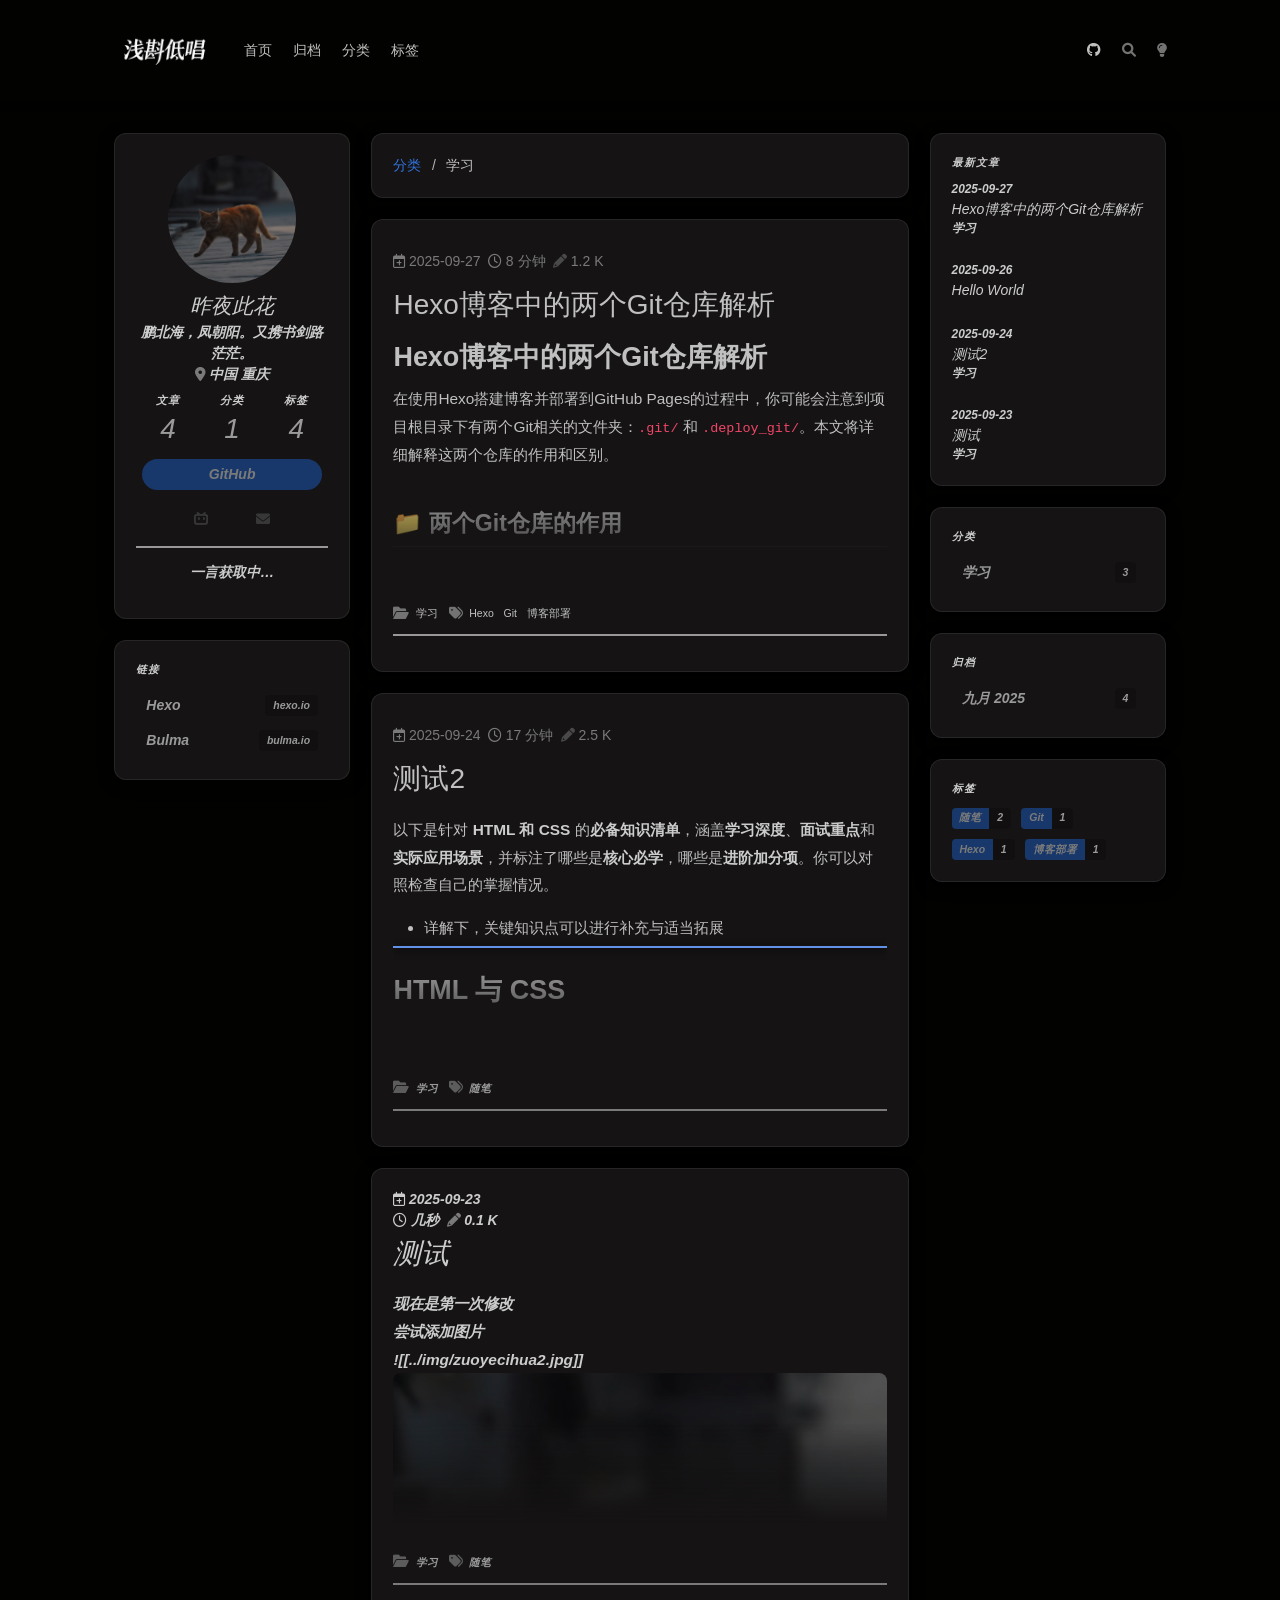
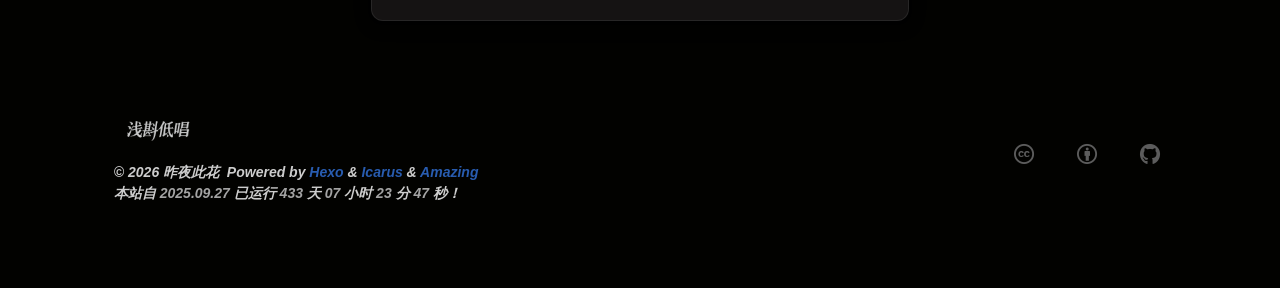
<file: categories/学习/index.html>
<!doctype html>
<html lang="zh"><head><meta charset="utf-8"><meta name="viewport" content="width=device-width, initial-scale=1, maximum-scale=1"><meta><title>分类: 学习 - 浅斟低唱</title><link rel="manifest" href="/manifest.json"><meta name="application-name" content="浅斟低唱"><meta name="msapplication-TileImage" content="/img/favicon.svg"><meta name="apple-mobile-web-app-capable" content="yes"><meta name="apple-mobile-web-app-title" content="浅斟低唱"><meta name="apple-mobile-web-app-status-bar-style" content="default"><meta property="og:type" content="blog"><meta property="og:title" content="浅斟低唱"><meta property="og:url" content="https://zych2023.github.io/"><meta property="og:site_name" content="浅斟低唱"><meta property="og:locale" content="zh_CN"><meta property="og:image" content="https://zych2023.github.io/img/zych.jpg"><meta property="article:author" content="昨夜此花"><meta property="twitter:card" content="summary"><meta property="twitter:image:src" content="https://zych2023.github.io/img/zych.jpg"><script type="application/ld+json">{"@context":"https://schema.org","@type":"BlogPosting","mainEntityOfPage":{"@type":"WebPage","@id":"http://example.com"},"headline":"浅斟低唱","image":["https://zych2023.github.io/img/og_image.png"],"author":{"@type":"Person","name":"昨夜此花"},"publisher":{"@type":"Organization","logo":{"@type":"ImageObject"}},"description":""}</script><link rel="icon" href="/img/favicon.svg"><meta name="referrer" content="no-referrer-when-downgrade"><link rel="stylesheet" href="/css/vendor/fa/css/all.min.css"><link rel="stylesheet" href="/css/vendor/highlight.min.css"><link rel="stylesheet" href="/css/default.css"><link rel="stylesheet" href="/css/fix.css"><script src="/js/vendor/jquery.min.js"></script><script src="/js/globalUtils.js"></script><style>body>.footer,body>.navbar,body>.section{opacity:0}</style><!--!--><!--!--><!--!--><link rel="stylesheet" href="/css/vendor/lightgallery.min.css"><link rel="stylesheet" href="/css/vendor/justifiedGallery.min.css"><!--!--><!--!--><style>.pace{-webkit-pointer-events:none;pointer-events:none;-webkit-user-select:none;-moz-user-select:none;user-select:none}.pace-inactive{display:none}.pace .pace-progress{background:#3273dc;position:fixed;z-index:2000;top:0;right:100%;width:100%;height:2px}</style><script src="/js/vendor/pace.min.js"></script><!-- hexo injector head_end start --><script>
  (function () {
      function switchTab() {
          if (!location.hash) {
            return;
          }

          const id = '#' + CSS.escape(location.hash.substring(1));
          const $tabMenu = document.querySelector(`.tabs a[href="${id}"]`);
          if (!$tabMenu) {
            return;
          }

          const $tabMenuContainer = $tabMenu.parentElement.parentElement;
          Array.from($tabMenuContainer.children).forEach($menu => $menu.classList.remove('is-active'));
          Array.from($tabMenuContainer.querySelectorAll('a'))
              .map($menu => document.getElementById($menu.getAttribute("href").substring(1)))
              .forEach($content => $content.classList.add('is-hidden'));

          if ($tabMenu) {
              $tabMenu.parentElement.classList.add('is-active');
          }
          const $activeTab = document.querySelector(id);
          if ($activeTab) {
              $activeTab.classList.remove('is-hidden');
          }
      }
      switchTab();
      window.addEventListener('hashchange', switchTab, false);
  })();
  </script><!-- hexo injector head_end end --><meta name="generator" content="Hexo 7.3.0"></head><body class="is-3-column has-navbar-fixed-top"><nav class="navbar navbar-main is-fixed-top"><div class="container navbar-container"><div class="navbar-brand justify-content-center"><a class="navbar-item navbar-logo" href="/"><img src="/img/logo1.png" alt="浅斟低唱" height="28"></a></div><div class="navbar-menu"><div class="navbar-start"><a class="navbar-item" href="/">首页</a><a class="navbar-item" href="/archives">归档</a><a class="navbar-item" href="/categories">分类</a><a class="navbar-item" href="/tags">标签</a></div><div class="navbar-end"><a class="navbar-item" target="_blank" rel="noopener" title="GitHub" href="https://github.com/zych2023"><i class="fab fa-github"></i></a><a class="navbar-item search" title="搜索" href="javascript:;"><i class="fas fa-search"></i></a><a class="navbar-item" id="night-nav" title="Night Mode" href="javascript:;"><i class="fas fa-moon" id="night-icon"></i></a></div></div></div></nav><script type="text/javascript" src="/js/theme-setting.js"></script><section class="section"><div class="container"><div class="columns"><div class="column order-2 column-main is-8-tablet is-8-desktop is-6-widescreen"><div class="card"><div class="card-content"><nav class="breadcrumb" aria-label="breadcrumbs"><ul><li><a href="/categories/">分类</a></li><li class="is-active"><a href="#" aria-current="page">学习</a></li></ul></nav></div></div><!--!--><div class="card"><article class="card-content article" role="article"><div class="article-meta size-small is-uppercase level is-mobile"><div class="level-left"><i class="far fa-calendar-plus"> </i>2025-09-27  <span class="level-item"><i class="far fa-clock"> </i>8 分钟  <i class="fas fa-pencil-alt"> </i>1.2 k</span></div></div><h1 class="title is-3 is-size-4-mobile"><a class="link-muted" href="/2025/09/27/hexo-git-repositories-explanation/">Hexo博客中的两个Git仓库解析</a></h1><div class="content"><h1 id="Hexo博客中的两个Git仓库解析"><a href="#Hexo博客中的两个Git仓库解析" class="headerlink" title="Hexo博客中的两个Git仓库解析"></a>Hexo博客中的两个Git仓库解析</h1><p>在使用Hexo搭建博客并部署到GitHub Pages的过程中，你可能会注意到项目根目录下有两个Git相关的文件夹：<code>.git/</code> 和 <code>.deploy_git/</code>。本文将详细解释这两个仓库的作用和区别。</p>
<h2 id="📁-两个Git仓库的作用"><a href="#📁-两个Git仓库的作用" class="headerlink" title="📁 两个Git仓库的作用"></a>📁 两个Git仓库的作用</h2><h3 id="1-git-源码仓库"><a href="#1-git-源码仓库" class="headerlink" title="1. .git/ - 源码仓库"></a>1. <strong><code>.git/</code> - 源码仓库</strong></h3><p>这是您的<strong>博客源码</strong>仓库，包含：</p>
<ul>
<li>原始的Markdown文章文件</li>
<li>主题配置文件  </li>
<li>博客的配置文件（<code>_config.yml</code>）</li>
<li>主题源码</li>
<li>所有开发相关的文件</li>
</ul>
<p><strong>远程仓库地址</strong>: <code>https://github.com/zych2023/ceshi.git</code></p>
<h3 id="2-deploy-git-部署仓库"><a href="#2-deploy-git-部署仓库" class="headerlink" title="2. .deploy_git/ - 部署仓库"></a>2. <strong><code>.deploy_git/</code> - 部署仓库</strong></h3><p>这是Hexo自动创建的<strong>部署专用</strong>仓库，包含：</p>
<ul>
<li>生成的静态网站文件（HTML、CSS、JS）</li>
<li>已编译的主题样式</li>
<li>优化后的图片和资源文件</li>
</ul>
<p><strong>远程仓库地址</strong>: <code>https://github.com/zych2023/zych2023.github.io.git</code></p>
<h2 id="🔄-工作流程"><a href="#🔄-工作流程" class="headerlink" title="🔄 工作流程"></a>🔄 工作流程</h2><p>整个工作流程如下：</p>
<ol>
<li><strong>开发阶段</strong>: 在源码仓库中编写文章、修改配置</li>
<li><strong>生成阶段</strong>: 运行 <code>hexo generate</code> 生成静态文件到 <code>public/</code> 目录</li>
<li><strong>部署阶段</strong>: 运行 <code>hexo deploy</code> 将静态文件推送到部署仓库</li>
<li><strong>发布阶段</strong>: GitHub Pages 自动从部署仓库构建网站</li>
</ol>
<figure class="highlight plaintext"><table><tr><td class="gutter"><pre><span class="line">1</span><br><span class="line">2</span><br><span class="line">3</span><br><span class="line">4</span><br><span class="line">5</span><br><span class="line">6</span><br><span class="line">7</span><br></pre></td><td class="code"><pre><span class="line">graph TD</span><br><span class="line">    A[源码仓库 ceshi.git] --&gt; B[hexo generate]</span><br><span class="line">    B --&gt; C[生成静态文件]</span><br><span class="line">    C --&gt; D[.deploy_git/ 目录]</span><br><span class="line">    D --&gt; E[hexo deploy]</span><br><span class="line">    E --&gt; F[推送到 zuoyecihua2023.github.io.git]</span><br><span class="line">    F --&gt; G[GitHub Pages 网站]</span><br></pre></td></tr></table></figure>

<h2 id="💡-为什么要分开？"><a href="#💡-为什么要分开？" class="headerlink" title="💡 为什么要分开？"></a>💡 为什么要分开？</h2><h3 id="1-源码安全"><a href="#1-源码安全" class="headerlink" title="1. 源码安全"></a>1. <strong>源码安全</strong></h3><p>源代码和配置文件保存在 <code>ceshi</code> 仓库中，便于版本控制和协作。即使部署出现问题，源码仍然安全。</p>
<h3 id="2-部署效率"><a href="#2-部署效率" class="headerlink" title="2. 部署效率"></a>2. <strong>部署效率</strong></h3><p>只推送编译后的静态文件到 GitHub Pages，减少部署时间和仓库大小。</p>
<h3 id="3-分离关注点"><a href="#3-分离关注点" class="headerlink" title="3. 分离关注点"></a>3. <strong>分离关注点</strong></h3><p>开发和部署分离，更清晰的管理方式：</p>
<ul>
<li>源码仓库专注于内容创作和配置管理</li>
<li>部署仓库专注于网站发布</li>
</ul>
<h3 id="4-GitHub-Pages要求"><a href="#4-GitHub-Pages要求" class="headerlink" title="4. GitHub Pages要求"></a>4. <strong>GitHub Pages要求</strong></h3><p>GitHub Pages 通常要求仓库名为 <code>username.github.io</code> 格式，而源码仓库可以使用任意名称。</p>
<h2 id="🛠-常用命令"><a href="#🛠-常用命令" class="headerlink" title="🛠 常用命令"></a>🛠 常用命令</h2><h3 id="开发和部署命令"><a href="#开发和部署命令" class="headerlink" title="开发和部署命令"></a>开发和部署命令</h3><figure class="highlight bash"><table><tr><td class="gutter"><pre><span class="line">1</span><br><span class="line">2</span><br><span class="line">3</span><br><span class="line">4</span><br><span class="line">5</span><br><span class="line">6</span><br><span class="line">7</span><br><span class="line">8</span><br><span class="line">9</span><br><span class="line">10</span><br><span class="line">11</span><br><span class="line">12</span><br><span class="line">13</span><br><span class="line">14</span><br><span class="line">15</span><br></pre></td><td class="code"><pre><span class="line"><span class="comment"># 清理生成的文件</span></span><br><span class="line">hexo clean</span><br><span class="line"></span><br><span class="line"><span class="comment"># 生成静态文件</span></span><br><span class="line">hexo generate</span><br><span class="line"><span class="comment"># 或简写</span></span><br><span class="line">hexo g</span><br><span class="line"></span><br><span class="line"><span class="comment"># 部署到GitHub Pages</span></span><br><span class="line">hexo deploy</span><br><span class="line"><span class="comment"># 或简写</span></span><br><span class="line">hexo d</span><br><span class="line"></span><br><span class="line"><span class="comment"># 一键部署（推荐）</span></span><br><span class="line">hexo clean &amp;&amp; hexo g &amp;&amp; hexo d</span><br></pre></td></tr></table></figure>

<h3 id="Git管理命令"><a href="#Git管理命令" class="headerlink" title="Git管理命令"></a>Git管理命令</h3><figure class="highlight bash"><table><tr><td class="gutter"><pre><span class="line">1</span><br><span class="line">2</span><br><span class="line">3</span><br><span class="line">4</span><br><span class="line">5</span><br><span class="line">6</span><br><span class="line">7</span><br></pre></td><td class="code"><pre><span class="line"><span class="comment"># 管理源码（在项目根目录）</span></span><br><span class="line">git add .</span><br><span class="line">git commit -m <span class="string">&quot;更新博客内容&quot;</span></span><br><span class="line">git push origin main</span><br><span class="line"></span><br><span class="line"><span class="comment"># 部署仓库由 hexo deploy 自动管理</span></span><br><span class="line"><span class="comment"># 无需手动操作 .deploy_git/ 目录</span></span><br></pre></td></tr></table></figure>

<h2 id="📂-目录结构对比"><a href="#📂-目录结构对比" class="headerlink" title="📂 目录结构对比"></a>📂 目录结构对比</h2><h3 id="源码仓库内容"><a href="#源码仓库内容" class="headerlink" title="源码仓库内容"></a>源码仓库内容</h3><figure class="highlight plaintext"><table><tr><td class="gutter"><pre><span class="line">1</span><br><span class="line">2</span><br><span class="line">3</span><br><span class="line">4</span><br><span class="line">5</span><br><span class="line">6</span><br><span class="line">7</span><br><span class="line">8</span><br></pre></td><td class="code"><pre><span class="line">my-blog/</span><br><span class="line">├── .git/                    # 源码版本控制</span><br><span class="line">├── source/</span><br><span class="line">│   └── _posts/             # Markdown 文章</span><br><span class="line">├── themes/                 # 主题文件</span><br><span class="line">├── _config.yml             # 博客配置</span><br><span class="line">├── _config.amazing.yml     # 主题配置</span><br><span class="line">└── package.json            # 依赖管理</span><br></pre></td></tr></table></figure>

<h3 id="部署仓库内容"><a href="#部署仓库内容" class="headerlink" title="部署仓库内容"></a>部署仓库内容</h3><figure class="highlight plaintext"><table><tr><td class="gutter"><pre><span class="line">1</span><br><span class="line">2</span><br><span class="line">3</span><br><span class="line">4</span><br><span class="line">5</span><br><span class="line">6</span><br><span class="line">7</span><br><span class="line">8</span><br></pre></td><td class="code"><pre><span class="line">.deploy_git/</span><br><span class="line">├── .git/                   # 部署版本控制</span><br><span class="line">├── index.html              # 首页</span><br><span class="line">├── archives/               # 归档页面</span><br><span class="line">├── css/                    # 样式文件</span><br><span class="line">├── js/                     # 脚本文件</span><br><span class="line">├── img/                    # 图片资源</span><br><span class="line">└── 2025/09/27/             # 按日期组织的文章页面</span><br></pre></td></tr></table></figure>

<h2 id="⚠-注意事项"><a href="#⚠-注意事项" class="headerlink" title="⚠ 注意事项"></a>⚠ 注意事项</h2><ol>
<li><p><strong>不要手动修改 <code>.deploy_git/</code> 目录</strong></p>
<ul>
<li>该目录由 Hexo 自动管理</li>
<li>手动修改会在下次部署时被覆盖</li>
</ul>
</li>
<li><p><strong>源码备份很重要</strong></p>
<ul>
<li>定期将源码推送到远程仓库</li>
<li>建议设置自动备份脚本</li>
</ul>
</li>
<li><p><strong>部署前先生成</strong></p>
<ul>
<li>确保运行 <code>hexo generate</code> 后再部署</li>
<li>推荐使用 <code>hexo clean &amp;&amp; hexo g &amp;&amp; hexo d</code> 完整流程</li>
</ul>
</li>
<li><p><strong>主题更新后记得部署</strong></p>
<ul>
<li>修改主题配置后需要重新生成和部署</li>
<li>自定义样式修改后也需要重新部署</li>
</ul>
</li>
</ol>
<h2 id="🎯-最佳实践"><a href="#🎯-最佳实践" class="headerlink" title="🎯 最佳实践"></a>🎯 最佳实践</h2><ol>
<li><p><strong>版本控制策略</strong></p>
<ul>
<li>源码仓库：管理文章、配置、主题修改</li>
<li>部署仓库：由 Hexo 自动管理，无需人工干预</li>
</ul>
</li>
<li><p><strong>开发流程</strong></p>
<figure class="highlight bash"><table><tr><td class="gutter"><pre><span class="line">1</span><br><span class="line">2</span><br><span class="line">3</span><br><span class="line">4</span><br><span class="line">5</span><br><span class="line">6</span><br><span class="line">7</span><br><span class="line">8</span><br><span class="line">9</span><br><span class="line">10</span><br><span class="line">11</span><br><span class="line">12</span><br><span class="line">13</span><br><span class="line">14</span><br></pre></td><td class="code"><pre><span class="line"><span class="comment"># 1. 创建新文章</span></span><br><span class="line">hexo new post <span class="string">&quot;文章标题&quot;</span></span><br><span class="line"></span><br><span class="line"><span class="comment"># 2. 编写内容</span></span><br><span class="line"><span class="comment"># 编辑 source/_posts/文章标题.md</span></span><br><span class="line"></span><br><span class="line"><span class="comment"># 3. 本地预览</span></span><br><span class="line">hexo server</span><br><span class="line"></span><br><span class="line"><span class="comment"># 4. 部署发布</span></span><br><span class="line">hexo clean &amp;&amp; hexo g &amp;&amp; hexo d</span><br><span class="line"></span><br><span class="line"><span class="comment"># 5. 源码备份</span></span><br><span class="line">git add . &amp;&amp; git commit -m <span class="string">&quot;新增文章&quot;</span> &amp;&amp; git push</span><br></pre></td></tr></table></figure>
</li>
<li><p><strong>多设备同步</strong></p>
<ul>
<li>在新设备上先克隆源码仓库</li>
<li>安装依赖：<code>npm install</code></li>
<li>继续正常的开发流程</li>
</ul>
</li>
</ol>
<h2 id="🔗-相关链接"><a href="#🔗-相关链接" class="headerlink" title="🔗 相关链接"></a>🔗 相关链接</h2><ul>
<li><a target="_blank" rel="noopener" href="https://hexo.io/docs/">Hexo官方文档</a></li>
<li><a target="_blank" rel="noopener" href="https://pages.github.com/">GitHub Pages文档</a></li>
<li><a target="_blank" rel="noopener" href="https://git-scm.com/doc">Git版本控制</a></li>
</ul>
<hr>
<p>这种双仓库的设计是Hexo博客的标准做法，确保了源码的安全性和部署的高效性。理解了这个机制，就能更好地管理和维护你的博客项目！✨</p>
</div><div class="index-category-tag"><div class="level-item"><i class="fas fa-folder-open has-text-grey"> </i><a class="article-more button is-small link-muted index-categories" href="/categories/%E5%AD%A6%E4%B9%A0/">学习</a></div>  <div class="level-item"><i class="fas fa-tags has-text-grey"> </i><a class="article-more button is-small link-muted index-tags" href="/tags/Hexo/">Hexo</a><span> </span><a class="article-more button is-small link-muted index-tags" href="/tags/Git/">Git</a><span> </span><a class="article-more button is-small link-muted index-tags" href="/tags/%E5%8D%9A%E5%AE%A2%E9%83%A8%E7%BD%B2/">博客部署</a></div><hr></div></article></div><div class="card"><article class="card-content article" role="article"><div class="article-meta size-small is-uppercase level is-mobile"><div class="level-left"><i class="far fa-calendar-plus"> </i>2025-09-24  <span class="level-item"><i class="far fa-clock"> </i>17 分钟  <i class="fas fa-pencil-alt"> </i>2.5 k</span></div></div><h1 class="title is-3 is-size-4-mobile"><a class="link-muted" href="/2025/09/24/xx/">测试2</a></h1><div class="content"><p>以下是针对 <strong>HTML 和 CSS</strong> 的<strong>必备知识清单</strong>，涵盖<strong>学习深度</strong>、<strong>面试重点</strong>和<strong>实际应用场景</strong>，并标注了哪些是<strong>核心必学</strong>，哪些是<strong>进阶加分项</strong>。你可以对照检查自己的掌握情况。</p>
<ul>
<li>详解下，关键知识点可以进行补充与适当拓展</li>
</ul>
<hr>
<h1 id="HTML-与-CSS"><a href="#HTML-与-CSS" class="headerlink" title="HTML 与 CSS"></a>HTML 与 CSS</h1><h2 id="一、HTML-必备知识"><a href="#一、HTML-必备知识" class="headerlink" title="一、HTML 必备知识"></a><strong>一、HTML 必备知识</strong></h2><h3 id="1-基础结构与语义化（核心必学）"><a href="#1-基础结构与语义化（核心必学）" class="headerlink" title="[[1. 基础结构与语义化（核心必学）]]"></a><strong>[[1. 基础结构与语义化（核心必学）]]</strong></h3><ul>
<li><strong>DOCTYPE 声明</strong>：<code>&lt;!DOCTYPE html&gt;</code> 的作用。</li>
<li><strong>基本结构</strong>：<code>&lt;html&gt;</code>、<code>&lt;head&gt;</code>、<code>&lt;body&gt;</code> 的用途。</li>
<li><strong>语义化标签</strong>（面试高频）：<ul>
<li><code>&lt;header&gt;</code>、<code>&lt;footer&gt;</code>、<code>&lt;nav&gt;</code>、<code>&lt;article&gt;</code>、<code>&lt;section&gt;</code>、<code>&lt;aside&gt;</code>  </li>
<li>为什么用语义化标签？（SEO、可访问性、代码可读性）</li>
</ul>
</li>
<li><strong>常用标签</strong>：<ul>
<li>文本：<code>&lt;h1&gt;</code>~&#96;<h6><code>、</code><p><code>、</code><span><code>、</code><strong><code>、</code><em>&#96;  </li>
<li>列表：<code>&lt;ul&gt;</code>、<code>&lt;ol&gt;</code>、<code>&lt;li&gt;</code>  </li>
<li>表格：<code>&lt;table&gt;</code>、<code>&lt;tr&gt;</code>、<code>&lt;td&gt;</code>、<code>&lt;th&gt;</code>（简单了解，现代开发较少用）  </li>
<li>表单：<code>&lt;form&gt;</code>、<code>&lt;input&gt;</code>、<code>&lt;textarea&gt;</code>、<code>&lt;select&gt;</code>、<code>&lt;button&gt;</code></li>
</ul>
</li>
</ul>
<p>✅ <strong>面试常见问题</strong>：  </p>
<ul>
<li>“什么是 HTML 5 语义化？举例说明。”  </li>
<li>“<code>&lt;div&gt;</code> 和 <code>&lt;section&gt;</code> 的区别是什么？”</li>
</ul>
<hr>
<h3 id="2-表单与交互（核心必学）"><a href="#2-表单与交互（核心必学）" class="headerlink" title="[[2. 表单与交互（核心必学）]]"></a><strong>[[2. 表单与交互（核心必学）]]</strong></h3><ul>
<li><strong>表单属性</strong>：<code>action</code>、<code>method</code>（GET&#x2F;POST）、<code>name</code>、<code>placeholder</code>、<code>required</code>  </li>
<li><strong>Input 类型</strong>：<code>text</code>、<code>password</code>、<code>email</code>、<code>number</code>、<code>date</code>、<code>checkbox</code>、<code>radio</code>  </li>
<li><strong>表单验证</strong>：HTML 5 原生验证（如 <code>pattern</code>、<code>min</code>、<code>max</code>），对比 JS 验证的优缺点。</li>
</ul>
<p>✅ <strong>面试常见问题</strong>：  </p>
<ul>
<li>“如何实现一个带验证的登录表单？”  </li>
<li>“<code>GET</code> 和 <code>POST</code> 请求的区别？”</li>
</ul>
<hr>
<h3 id="3-元信息与性能优化（进阶）"><a href="#3-元信息与性能优化（进阶）" class="headerlink" title="[[3. 元信息与性能优化（进阶）]]"></a><strong>[[3. 元信息与性能优化（进阶）]]</strong></h3><ul>
<li><strong><code>&lt;meta&gt;</code> 标签</strong>：<code>charset</code>、<code>viewport</code>（移动端适配）、<code>description</code>（SEO）  </li>
<li><strong>资源加载</strong>：<code>&lt;script&gt;</code> 的 <code>async</code> 和 <code>defer</code> 区别（面试高频）。  </li>
<li><strong>预加载</strong>：<code>&lt;link rel=&quot;preload&quot;&gt;</code>、<code>&lt;link rel=&quot;preconnect&quot;&gt;</code></li>
</ul>
<hr>
<h2 id="二、CSS-必备知识"><a href="#二、CSS-必备知识" class="headerlink" title="二、CSS 必备知识"></a><strong>二、CSS 必备知识</strong></h2><h3 id="1-基础选择器与盒模型（核心必学）"><a href="#1-基础选择器与盒模型（核心必学）" class="headerlink" title="[[1. 基础选择器与盒模型（核心必学）]]"></a><strong>[[1. 基础选择器与盒模型（核心必学）]]</strong></h3><ul>
<li><strong>选择器</strong>：  <ul>
<li>基础：<code>#id</code>、<code>.class</code>、<code>tag</code>  </li>
<li>组合：<code>div p</code>（后代）、<code>div &gt; p</code>（子元素）、<code>div + p</code>（相邻兄弟）  </li>
<li>伪类&#x2F;伪元素：<code>:hover</code>、<code>:focus</code>、<code>::before</code>、<code>::after</code>（面试高频）</li>
</ul>
</li>
<li><strong>盒模型</strong>：  <ul>
<li><code>content-box</code> vs <code>border-box</code>（面试必问）  </li>
<li><code>margin</code>、<code>padding</code>、<code>border</code> 的用法和塌陷问题</li>
</ul>
</li>
</ul>
<p>✅ <strong>面试常见问题</strong>：  </p>
<ul>
<li>“如何让一个元素水平垂直居中？”（至少掌握 3 种方法）  </li>
<li>“<code>box-sizing: border-box</code> 的作用是什么？”</li>
</ul>
<hr>
<h3 id="2-布局技术（核心必学）"><a href="#2-布局技术（核心必学）" class="headerlink" title="[[2. 布局技术（核心必学）]]"></a><strong>[[2. 布局技术（核心必学）]]</strong></h3><ul>
<li><strong>传统布局</strong>：  <ul>
<li><code>float</code> + <code>clearfix</code>（了解即可，现代开发少用）  </li>
<li><code>position</code>：<code>relative</code>、<code>absolute</code>、<code>fixed</code>、<code>sticky</code>（面试高频）</li>
</ul>
</li>
<li><strong>Flexbox</strong>（必学）：  <ul>
<li><code>display: flex</code>、<code>justify-content</code>、<code>align-items</code>、<code>flex-direction</code>  </li>
<li>实现响应式导航栏、卡片布局</li>
</ul>
</li>
<li><strong>[[Grid]]</strong>（加分项）： </li>
<li><a target="_blank" rel="noopener" href="https://developer.mozilla.org/zh-CN/docs/Web/CSS/grid">grid - CSS：层叠样式表 | MDN</a><ul>
<li><code>display: grid</code>、<code>grid-template-columns</code>、<code>gap</code>  </li>
<li>实现复杂网格布局</li>
</ul>
</li>
</ul>
<p>✅ <strong>面试常见问题</strong>：  </p>
<ul>
<li>“Flexbox 和 Grid 的区别？各自适用场景？”  </li>
<li>“如何实现一个圣杯布局？”</li>
</ul>
<hr>
<h3 id="3-响应式设计（核心必学）"><a href="#3-响应式设计（核心必学）" class="headerlink" title="[[3. 响应式设计（核心必学）]]"></a><strong>[[3. 响应式设计（核心必学）]]</strong></h3><ul>
<li><strong>媒体查询（Media Queries）</strong>：  <ul>
<li><code>@media (max-width: 768px)</code> 适配移动端</li>
</ul>
</li>
<li><strong>移动端适配</strong>：  <ul>
<li><code>viewport</code> 设置：<code>&lt;meta name=&quot;viewport&quot; content=&quot;width=device-width, initial-scale=1&quot;&gt;</code>  </li>
<li>单位选择：<code>rem</code>（基于根字体）、<code>vw/vh</code>（视窗单位）</li>
</ul>
</li>
</ul>
<p>✅ <strong>面试常见问题</strong>：  </p>
<ul>
<li>“如何实现一个响应式网页？”  </li>
<li>“<code>px</code>、<code>em</code>、<code>rem</code> 的区别？”</li>
</ul>
<hr>
<h3 id="4-动画与性能（进阶）"><a href="#4-动画与性能（进阶）" class="headerlink" title="[[4. 动画与性能（进阶）]]"></a><strong>[[4. 动画与性能（进阶）]]</strong></h3><ul>
<li><strong>过渡与动画</strong>：  <ul>
<li><code>transition</code>：<code>hover</code> 渐变效果  </li>
<li><code>@keyframes</code> + <code>animation</code>：复杂动画</li>
</ul>
</li>
<li><strong>性能优化</strong>：  <ul>
<li>减少重绘（<code>will-change</code>）、使用 <code>transform</code> 代替 <code>top/left</code></li>
</ul>
</li>
</ul>
<hr>
<h2 id="三、检查清单：你是否掌握了这些？"><a href="#三、检查清单：你是否掌握了这些？" class="headerlink" title="三、检查清单：你是否掌握了这些？"></a><strong>三、检查清单：你是否掌握了这些？</strong></h2><h3 id="HTML-部分"><a href="#HTML-部分" class="headerlink" title="HTML 部分"></a><strong>HTML 部分</strong></h3><ul>
<li><input disabled="" type="checkbox"> 能写出符合语义化的 HTML 5 结构。  </li>
<li><input disabled="" type="checkbox"> 能实现一个带验证的表单。  </li>
<li><input disabled="" type="checkbox"> 理解 <code>&lt;script&gt;</code> 的 <code>async</code> 和 <code>defer</code> 区别。</li>
</ul>
<h3 id="CSS-部分"><a href="#CSS-部分" class="headerlink" title="CSS 部分"></a><strong>CSS 部分</strong></h3><ul>
<li><input disabled="" type="checkbox"> 能用 Flexbox 实现常见布局（如导航栏、卡片列表）。  </li>
<li><input disabled="" type="checkbox"> 能处理盒模型塌陷问题（如 <code>margin-collapse</code>）。  </li>
<li><input disabled="" type="checkbox"> 能使用媒体查询实现响应式设计。</li>
</ul>
<hr>
<h2 id="四、面试必备知识总结"><a href="#四、面试必备知识总结" class="headerlink" title="四、面试必备知识总结"></a><strong>四、面试必备知识总结</strong></h2><table>
<thead>
<tr>
<th>分类</th>
<th>核心知识点</th>
<th>面试频率</th>
</tr>
</thead>
<tbody><tr>
<td><strong>HTML</strong></td>
<td>语义化标签、表单、<code>&lt;meta&gt;</code> 标签、<code>async/defer</code></td>
<td>⭐⭐⭐⭐</td>
</tr>
<tr>
<td><strong>CSS</strong></td>
<td>盒模型、Flexbox、Grid、居中方案、响应式设计</td>
<td>⭐⭐⭐⭐⭐</td>
</tr>
<tr>
<td><strong>加分项</strong></td>
<td>CSS 动画、性能优化、BEM 命名规范</td>
<td>⭐⭐</td>
</tr>
</tbody></table>
<hr>
<h2 id="五、学习建议"><a href="#五、学习建议" class="headerlink" title="五、学习建议"></a><strong>五、学习建议</strong></h2><ol>
<li><strong>优先掌握核心内容</strong>（语义化 HTML、Flexbox、响应式设计）。  </li>
<li><strong>动手实践</strong>：  <ul>
<li>用 HTML+CSS 克隆一个 <strong>Apple 官网首页</strong>（练习布局与响应式）。  </li>
<li>实现一个 <strong>交互式导航栏</strong>（hover 效果 + 移动端适配）。</li>
</ul>
</li>
<li><strong>面试前重点复习</strong>：  <ul>
<li>盒模型、Flexbox、居中方案、媒体查询。</li>
</ul>
</li>
</ol>
<p>如果有遗漏或想深入某个知识点，可以告诉我！ 💪</p>
<h1 id="JS"><a href="#JS" class="headerlink" title="JS"></a>JS</h1><p>以下是结合你的需求（为学习 React 做准备）设计的 <strong>JavaScript 高效学习路径</strong>，分阶段标注<strong>关键知识点</strong>、<strong>推荐资源</strong>及<strong>学习方法</strong>，并整合了多个权威来源的建议。</p>
<hr>
<h3 id="阶段一：JavaScript-核心基础（2-3-周）"><a href="#阶段一：JavaScript-核心基础（2-3-周）" class="headerlink" title="[[阶段一：JavaScript 核心基础（2-3 周）]]"></a><strong>[[阶段一：JavaScript 核心基础（2-3 周）]]</strong></h3><p><strong>目标</strong>：掌握语法基础，为 React 组件化开发打底。<br><strong>关键知识点</strong>：</p>
<ol>
<li><strong>变量与数据类型</strong>：<code>let/const</code>、基本类型（字符串、数字、布尔）、引用类型（对象、数组）。</li>
<li><strong>函数与作用域</strong>：函数声明、箭头函数、闭包、作用域链、<code>this</code> 指向。</li>
<li><strong>数组方法</strong>：<code>map</code>、<code>filter</code>、<code>reduce</code>（React 中高频使用）。</li>
<li><strong>控制结构</strong>：<code>if-else</code>、<code>for</code> &#x2F; <code>while</code> 循环、<code>switch</code>。</li>
</ol>
<p><strong>学习资源</strong>：</p>
<ul>
<li><strong>教程</strong>：<a target="_blank" rel="noopener" href="https://developer.mozilla.org/zh-CN/docs/Web/JavaScript">MDN JavaScript教程</a>（权威文档）。</li>
<li><strong>书籍</strong>：《JavaScript 高级程序设计》第 1-4 章（重点：数据类型、函数）。</li>
<li><strong>实践平台</strong>：Codecademy <a target="_blank" rel="noopener" href="https://www.codecademy.com/learn/introduction-to-javascript">JavaScript Track</a>（互动练习）。</li>
</ul>
<p><strong>学习方法</strong>：</p>
<ul>
<li>每日练习：[[用原生 JS 实现计算器、待办事项列表（DOM 操作入门）]]。</li>
<li>调试技巧：使用 Chrome DevTools 的 <code>console.log</code> 和断点调试。</li>
</ul>
<hr>
<h3 id="阶段二：ES-6-与函数式编程（2-周）"><a href="#阶段二：ES-6-与函数式编程（2-周）" class="headerlink" title="[[阶段二：ES 6+与函数式编程（2 周）]]"></a><strong>[[阶段二：ES 6+与函数式编程（2 周）]]</strong></h3><p><strong>目标</strong>：掌握 React 依赖的现代语法与函数式思维。<br><strong>关键知识点</strong>：</p>
<ol>
<li><strong>ES 6+特性</strong>：箭头函数、解构赋值、模板字符串、展开运算符。</li>
<li><strong>模块化</strong>：<code>import/export</code> 语法（React 项目必备）。</li>
<li><strong>函数式编程</strong>：纯函数、高阶函数、不可变性（React 状态管理基础）。</li>
</ol>
<p><strong>学习资源</strong>：</p>
<ul>
<li><strong>教程</strong>：<a target="_blank" rel="noopener" href="https://es6.ruanyifeng.com/">阮一峰ES6入门教程</a>（免费开源）。</li>
<li><strong>书籍</strong>：《JavaScript 高级程序设计》第 5-7 章（面向对象与函数式）。</li>
<li><strong>视频</strong>：YouTube 频道 <a target="_blank" rel="noopener" href="https://www.youtube.com/c/TheNetNinja">The Net Ninja</a>（ES 6 系列）。</li>
</ul>
<p><strong>学习方法</strong>：</p>
<ul>
<li>项目实践：用 ES 6 语法重构阶段一的代码（如改用箭头函数、解构赋值）。</li>
<li>代码规范：使用 ESLint 或 WebStorm 的 JSHint 插件检查代码风格。</li>
</ul>
<hr>
<h3 id="阶段三：异步编程与-API-交互（1-2-周）"><a href="#阶段三：异步编程与-API-交互（1-2-周）" class="headerlink" title="[[阶段三：异步编程与 API 交互（1-2 周）]]"></a><strong>[[阶段三：异步编程与 API 交互（1-2 周）]]</strong></h3><p><strong>目标</strong>：掌握 React 中数据请求的核心技能。<br><strong>关键知识点</strong>：</p>
<ol>
<li><strong>异步处理</strong>：<code>Promise</code>、<code>async/await</code>、<code>try...catch</code>。</li>
<li><strong>API 调用</strong>：使用 <code>fetch</code> 或 <code>axios</code> 获取数据。</li>
<li><strong>错误处理</strong>：网络请求失败时的兜底策略。</li>
</ol>
<p><strong>学习资源</strong>：</p>
<ul>
<li><strong>教程</strong>：<a target="_blank" rel="noopener" href="https://javascript.info/async">JavaScript.info异步章节</a>（深度解析）。</li>
<li><strong>实战项目</strong>：调用 <a target="_blank" rel="noopener" href="https://openweathermap.org/api">OpenWeatherMap API</a> 实现<strong>天气应用</strong>（整合 DOM 与异步）。</li>
</ul>
<p><strong>学习方法</strong>：</p>
<ul>
<li>模拟数据：使用 <a target="_blank" rel="noopener" href="https://jsonplaceholder.typicode.com/">JSONPlaceholder</a> 练习 REST API 调用。</li>
<li>调试技巧：用浏览器 Network 面板分析请求与响应。</li>
</ul>
<hr>
<h3 id="阶段四：DOM-操作与事件处理（1-周）"><a href="#阶段四：DOM-操作与事件处理（1-周）" class="headerlink" title="[[阶段四：DOM 操作与事件处理（1 周）]]"></a><strong>[[阶段四：DOM 操作与事件处理（1 周）]]</strong></h3><p><strong>目标</strong>：理解 React 底层机制（虚拟 DOM 抽象原理）。<br><strong>关键知识点</strong>：</p>
<ol>
<li><strong>DOM 操作</strong>：<code>querySelector</code>、<code>createElement</code>、<code>appendChild</code>。</li>
<li><strong>事件模型</strong>：事件冒泡&#x2F;捕获、<code>addEventListener</code>。</li>
<li><strong>动态渲染</strong>：根据数据生成 DOM 元素（类似 React 的 JSX 原理）。</li>
</ol>
<p><strong>学习资源</strong>：</p>
<ul>
<li><strong>书籍</strong>：《JavaScript DOM 编程艺术》（适合入门）。</li>
<li><strong>实战项目</strong>：实现<strong>动态问答应用</strong>（点击切换问题，类似 React 组件切换）。</li>
</ul>
<p><strong>学习方法</strong>：</p>
<ul>
<li>对比学习：用原生 JS 实现 React 组件的基础功能（如动态列表渲染）。</li>
<li>性能优化：减少重绘（如使用 <code>documentFragment</code>）。</li>
</ul>
<hr>
<h3 id="阶段五：模块化与工具链（1-周）"><a href="#阶段五：模块化与工具链（1-周）" class="headerlink" title="[[阶段五：模块化与工具链（1 周）]]"></a><strong>[[阶段五：模块化与工具链（1 周）]]</strong></h3><p><strong>目标</strong>：熟悉 React 项目的工程化环境。<br><strong>关键知识点</strong>：</p>
<ol>
<li><strong>模块化开发</strong>：ES 6 模块化语法、CommonJS 与 ESM 的区别。</li>
<li><strong>构建工具</strong>：Vite（React 推荐工具链）。</li>
<li><strong>包管理</strong>：<code>npm</code> &#x2F; <code>yarn</code> 安装依赖。</li>
</ol>
<p><strong>学习资源</strong>：</p>
<ul>
<li><strong>文档</strong>：<a target="_blank" rel="noopener" href="https://vitejs.dev/">Vite官方文档</a>（快速搭建 React 项目）。</li>
<li><strong>实践</strong>：用 Vite 初始化一个 JS 项目，体验模块化与热更新。</li>
</ul>
<hr>
<h3 id="阶段六：React-前置知识强化（1-周）"><a href="#阶段六：React-前置知识强化（1-周）" class="headerlink" title="[[阶段六：React 前置知识强化（1 周）]]"></a><strong>[[阶段六：React 前置知识强化（1 周）]]</strong></h3><p><strong>目标</strong>：针对性学习 React 依赖的核心概念。<br><strong>关键知识点</strong>：</p>
<ol>
<li><strong>组件化思维</strong>：理解函数组件与类组件的差异。</li>
<li><strong>JSX 语法</strong>：掌握 HTML 与 JS 混合编写的逻辑。</li>
<li><strong>状态管理基础</strong>：<code>useState</code>、<code>useEffect</code>（React Hooks）。</li>
</ol>
<p><strong>学习资源</strong>：</p>
<ul>
<li><strong>教程</strong>：<a target="_blank" rel="noopener" href="https://react.dev/">React官方文档 Beta版</a>（优先学习）。</li>
<li><strong>实战项目</strong>：用原生 JS 模拟 React 组件状态更新（如计数器）。</li>
</ul>
<hr>
<h3 id="学习节奏与工具推荐"><a href="#学习节奏与工具推荐" class="headerlink" title="学习节奏与工具推荐"></a><strong>学习节奏与工具推荐</strong></h3><ul>
<li><strong>每日投入</strong>：建议每天 2 小时，周末集中做项目。</li>
<li><strong>IDE 推荐</strong>：VSCode（免费）或 WebStorm（付费，集成 React 支持）。</li>
<li><strong>避坑指南</strong>：  <ul>
<li>避免过早学习 Redux，先用 React 内置状态管理。</li>
<li>不要依赖 jQuery（React 生态已淘汰直接 DOM 操作）。</li>
</ul>
</li>
</ul>
<hr>
<h3 id="总结：React-学习前置知识图谱"><a href="#总结：React-学习前置知识图谱" class="headerlink" title="总结：React 学习前置知识图谱"></a><strong>总结：React 学习前置知识图谱</strong></h3><figure class="highlight markdown"><table><tr><td class="gutter"><pre><span class="line">1</span><br></pre></td><td class="code"><pre><span class="line">基础语法 → ES6+ → 异步编程 → DOM操作 → 模块化 → React核心</span><br></pre></td></tr></table></figure>
</div><div class="index-category-tag"><div class="level-item"><i class="fas fa-folder-open has-text-grey"> </i><a class="article-more button is-small link-muted index-categories" href="/categories/%E5%AD%A6%E4%B9%A0/">学习</a></div>  <div class="level-item"><i class="fas fa-tags has-text-grey"> </i><a class="article-more button is-small link-muted index-tags" href="/tags/%E9%9A%8F%E7%AC%94/">随笔</a></div><hr></div></article></div><div class="card"><article class="card-content article" role="article"><div class="article-meta size-small is-uppercase level is-mobile"><div class="level-left"><i class="far fa-calendar-plus"> </i>2025-09-23  <span class="level-item"><i class="far fa-clock"> </i>几秒  <i class="fas fa-pencil-alt"> </i>0.1 k</span></div></div><h1 class="title is-3 is-size-4-mobile"><a class="link-muted" href="/2025/09/23/Hexo%20+%20NexT%20%E5%8D%9A%E5%AE%A2/">测试</a></h1><div class="content"><p>现在是第一次修改<br>尝试添加图片<br>![[..&#x2F;img&#x2F;zuoyecihua2.jpg]]<br><img src="/../img/zuoyecihua2.jpg" alt="ceshi"></p>
<h1 id="h1"><a href="#h1" class="headerlink" title="h1"></a>h1</h1><ul>
<li>hdiedh</li>
<li>eijfo</li>
<li><input disabled="" type="checkbox"> djwojd</li>
</ul>
<h2 id="h2"><a href="#h2" class="headerlink" title="h2"></a>h2</h2><p><em>jkjghdhiahdoa</em><br><strong>xiixix</strong><br>gfuisdgs<br><del>ml</del></p>
<h3 id="h3"><a href="#h3" class="headerlink" title="h3"></a>h3</h3><figure class="highlight plaintext"><table><tr><td class="gutter"><pre><span class="line">1</span><br><span class="line">2</span><br><span class="line">3</span><br><span class="line">4</span><br><span class="line">5</span><br><span class="line">6</span><br></pre></td><td class="code"><pre><span class="line">---</span><br><span class="line">title: 我的第一篇文章</span><br><span class="line">date: 2025-09-23 16:00:00</span><br><span class="line">tags: [随笔]</span><br><span class="line">categories: [学习]</span><br><span class="line">---</span><br></pre></td></tr></table></figure>

<figure class="highlight powershell"><table><tr><td class="gutter"><pre><span class="line">1</span><br><span class="line">2</span><br><span class="line">3</span><br><span class="line">4</span><br><span class="line">5</span><br><span class="line">6</span><br><span class="line">7</span><br><span class="line">8</span><br><span class="line">9</span><br><span class="line">10</span><br></pre></td><td class="code"><pre><span class="line">hexo clean</span><br><span class="line">hexo g</span><br><span class="line">hexo s</span><br><span class="line">（本地）</span><br><span class="line"></span><br><span class="line">hexo clean; hexo g; hexo s</span><br><span class="line">hexo clean; hexo g; hexo d</span><br><span class="line"></span><br><span class="line">hexo d（远端）</span><br><span class="line">hexo g <span class="literal">-d</span></span><br></pre></td></tr></table></figure>
</div><div class="index-category-tag"><div class="level-item"><i class="fas fa-folder-open has-text-grey"> </i><a class="article-more button is-small link-muted index-categories" href="/categories/%E5%AD%A6%E4%B9%A0/">学习</a></div>  <div class="level-item"><i class="fas fa-tags has-text-grey"> </i><a class="article-more button is-small link-muted index-tags" href="/tags/%E9%9A%8F%E7%AC%94/">随笔</a></div><hr></div></article></div><!--!--></div><div class="column column-left is-4-tablet is-4-desktop is-3-widescreen  order-1 is-sticky"><!--!--><div class="card widget" data-type="profile"><div class="card-content"><nav class="level"><div class="level-item has-text-centered flex-shrink-1"><div><figure class="image is-128x128 mx-auto mb-2"><img class="avatar is-rounded" src="/img/zuoyecihua2.jpg" alt="昨夜此花"></figure><p class="title is-size-4 is-block" style="line-height:inherit;">昨夜此花</p><p class="is-size-6 is-block">鹏北海，凤朝阳。又携书剑路茫茫。</p><p class="is-size-6 is-flex justify-content-center"><i class="fas fa-map-marker-alt mr-1"></i><span>中国 重庆</span></p></div></div></nav><nav class="level is-mobile"><div class="level-item has-text-centered is-marginless"><div><p class="heading">文章</p><a href="/archives/"><p class="title">4</p></a></div></div><div class="level-item has-text-centered is-marginless"><div><p class="heading">分类</p><a href="/categories/"><p class="title">1</p></a></div></div><div class="level-item has-text-centered is-marginless"><div><p class="heading">标签</p><a href="/tags/"><p class="title">4</p></a></div></div></nav><div class="has-text-centered" style="margin:1rem 0;"><a class="button is-primary is-rounded" href="https://github.com/zych2023" target="_blank" rel="noopener">GitHub</a></div><div class="field is-grouped is-grouped-centered"><p class="control"><a class="button is-rounded is-transparent is-marginless" target="_blank" rel="noopener" title="Bilibili" href="https://space.bilibili.com/1636509323"><i class="fab fa-bilibili"></i></a></p><p class="control"><a class="button is-rounded is-transparent is-marginless" target="_blank" rel="noopener" title="Email" href="mailto:2476518922@qq.com"><i class="fas fa-envelope"></i></a></p></div><div><hr><p id="hitokoto">一言获取中…</p><script type="text/javascript">
(function () {
    // 一言分类：a动画 b漫画 c游戏 d文学 h影视 i诗词 k哲学
    var CATS = ['a', 'b', 'c', 'd', 'h', 'i', 'k'];
    var queue = [];
    var refilling = false;

    function apiUrl() {
        // 随机参数绕过 API 短暂缓存，保证并行请求拿到不同句子
        return 'https://v1.hitokoto.cn/?encode=json&r=' + Date.now() + Math.random() + '&' + CATS.map(function (c) { return 'c=' + c; }).join('&');
    }

    function fetchOne() {
        return $.getJSON(apiUrl()).then(function (data) {
            if (data && data.hitokoto) { return data; }
            throw new Error('bad');
        }).catch(function () { return null; });
    }

    function refill(n) {
        if (refilling) { return Promise.resolve(); }
        refilling = true;
        var tasks = [];
        for (var i = 0; i < n; i++) { tasks.push(fetchOne()); }
        return Promise.all(tasks).then(function (items) {
            items.forEach(function (it) { if (it) { queue.push(it); } });
            refilling = false;
        });
    }

    function show(data) {
        $('#hitokoto').html(
            '<strong style="color: #3273dc;">' + data.hitokoto + '</strong>' +
            '<p style="margin:0.3rem 0 0;font-size:0.85rem;">来源《' + (data.from || '佚名') + '》</p>'
        );
    }

    // 点击：直接从本地队列取，秒切；快用完时后台补货
    $('#hitokoto').click(function () {
        if (queue.length > 0) {
            show(queue.shift());
            if (queue.length <= 2) { refill(4); }
        }
    });

    // 页面加载时预取一批，完成后自动展示第一条
    refill(6).then(function () {
        if (queue.length > 0) { show(queue.shift()); }
    });
})();
</script></div></div></div><div class="card widget" data-type="links"><div class="card-content"><div class="menu"><h3 class="menu-label">链接</h3><ul class="menu-list"><li><a class="level is-mobile" href="https://hexo.io" target="_blank" rel="noopener"><span class="level-left"><span class="level-item">Hexo</span></span><span class="level-right"><span class="level-item tag">hexo.io</span></span></a></li><li><a class="level is-mobile" href="https://bulma.io" target="_blank" rel="noopener"><span class="level-left"><span class="level-item">Bulma</span></span><span class="level-right"><span class="level-item tag">bulma.io</span></span></a></li></ul></div></div></div><div class="column-right-shadow is-hidden-widescreen"></div></div><div class="column column-right is-4-tablet is-4-desktop is-3-widescreen is-hidden-touch is-hidden-desktop-only order-3"><div class="card widget"><div class="card-content"><h3 class="menu-label">最新文章</h3><article class="media"><div class="media-content"><p class="date"><time dateTime="2025-09-27T08:30:00.000Z">2025-09-27</time></p><p class="title"><a href="/2025/09/27/hexo-git-repositories-explanation/">Hexo博客中的两个Git仓库解析</a></p><p class="categories"><a href="/categories/%E5%AD%A6%E4%B9%A0/">学习</a></p></div></article><article class="media"><div class="media-content"><p class="date"><time dateTime="2025-09-26T14:51:49.483Z">2025-09-26</time></p><p class="title"><a href="/2025/09/26/hello-world/">Hello World</a></p></div></article><article class="media"><div class="media-content"><p class="date"><time dateTime="2025-09-24T10:00:00.000Z">2025-09-24</time></p><p class="title"><a href="/2025/09/24/xx/">测试2</a></p><p class="categories"><a href="/categories/%E5%AD%A6%E4%B9%A0/">学习</a></p></div></article><article class="media"><div class="media-content"><p class="date"><time dateTime="2025-09-23T08:00:00.000Z">2025-09-23</time></p><p class="title"><a href="/2025/09/23/Hexo%20+%20NexT%20%E5%8D%9A%E5%AE%A2/">测试</a></p><p class="categories"><a href="/categories/%E5%AD%A6%E4%B9%A0/">学习</a></p></div></article></div></div><div class="card widget"><div class="card-content"><div class="menu"><h3 class="menu-label">分类</h3><ul class="menu-list"><li><a class="level is-mobile is-marginless" href="/categories/%E5%AD%A6%E4%B9%A0/"><span class="level-start"><span class="level-item">学习</span></span><span class="level-end"><span class="level-item tag">3</span></span></a></li></ul></div></div></div><div class="card widget"><div class="card-content"><div class="menu"><h3 class="menu-label">归档</h3><ul class="menu-list"><li><a class="level is-mobile is-marginless" href="/archives/2025/09/"><span class="level-start"><span class="level-item">九月 2025</span></span><span class="level-end"><span class="level-item tag">4</span></span></a></li></ul></div></div></div><div class="card widget"><div class="card-content"><div class="menu"><h3 class="menu-label">标签</h3><div class="field is-grouped is-grouped-multiline"><div class="control"><a class="tags has-addons" href="/tags/%E9%9A%8F%E7%AC%94/"><span class="tag">随笔</span><span class="tag is-grey-lightest">2</span></a></div><div class="control"><a class="tags has-addons" href="/tags/Git/"><span class="tag">Git</span><span class="tag is-grey-lightest">1</span></a></div><div class="control"><a class="tags has-addons" href="/tags/Hexo/"><span class="tag">Hexo</span><span class="tag is-grey-lightest">1</span></a></div><div class="control"><a class="tags has-addons" href="/tags/%E5%8D%9A%E5%AE%A2%E9%83%A8%E7%BD%B2/"><span class="tag">博客部署</span><span class="tag is-grey-lightest">1</span></a></div></div></div></div></div><!--!--></div></div></div></section><footer class="footer"><div class="container"><div class="level"><div class="level-start"><a class="footer-logo is-block mb-2" href="/"><img src="/img/logo1.png" alt="浅斟低唱" height="28"></a><p class="size-small"><span>&copy; 2026 昨夜此花</span>  Powered by <a href="https://hexo.io/" target="_blank">Hexo</a> &amp; <a href="https://github.com/ppoffice/hexo-theme-icarus" target="_blank">Icarus</a> &amp; <a href="https://github.com/removeif/hexo-theme-amazing" target="_blank">Amazing</a> <br><span><span id="statistic-times">loading...</span><script>function createTime(time) {
            var n = new Date(time);
            now.setTime(now.getTime() + 250),
                days = (now - n) / 1e3 / 60 / 60 / 24,
                dnum = Math.floor(days),
                hours = (now - n) / 1e3 / 60 / 60 - 24 * dnum,
                hnum = Math.floor(hours),
            1 == String(hnum).length && (hnum = "0" + hnum),
                minutes = (now - n) / 1e3 / 60 - 1440 * dnum - 60 * hnum,
                mnum = Math.floor(minutes),
            1 == String(mnum).length && (mnum = "0" + mnum),
                seconds = (now - n) / 1e3 - 86400 * dnum - 3600 * hnum - 60 * mnum,
                snum = Math.round(seconds),
            1 == String(snum).length && (snum = "0" + snum),
                document.getElementById("statistic-times").innerHTML = "本站自 <strong>"+time.split(" ")[0].replace(/\//g,".")+"</strong> 已运行 <strong>" + dnum + "</strong> 天 <strong>" + hnum + "</strong> 小时 <strong>" + mnum + "</strong> 分 <strong>" + snum + "</strong> 秒！";
        }var now = new Date();setInterval("createTime('2025/09/27 14:42:00')", 250,"");</script><br></span></p></div><div class="level-end"><div class="field has-addons"><p class="control"><a class="button is-transparent is-large" target="_blank" rel="noopener" title="Creative Commons" href="https://creativecommons.org/"><i class="fab fa-creative-commons"></i></a></p><p class="control"><a class="button is-transparent is-large" target="_blank" rel="noopener" title="Attribution 4.0 International" href="https://creativecommons.org/licenses/by/4.0/"><i class="fab fa-creative-commons-by"></i></a></p><p class="control"><a class="button is-transparent is-large" target="_blank" rel="noopener" title="GitHub" href="https://github.com/zych2023"><i class="fab fa-github"></i></a></p></div></div></div></div></footer><script src="/js/vendor/moment.min.js"></script><script src="/js/vendor/clipboard.min.js" async></script><script>moment.locale("zh-cn");</script><script>var IcarusThemeSettings = {
            article: {
                highlight: {
                    clipboard: true,
                    fold: 'unfolded'
                }
            }
        };</script><script src="/js/column.js"></script><script src="/js/animation.js"></script><a id="back-to-top" title="回到顶端" href="javascript:;"><i class="fas fa-chevron-up"></i></a><script src="/js/back_to_top.js" defer></script><!--!--><!--!--><!--!--><script src="/js/vendor/lightgallery.min.js" defer></script><script src="/js/vendor/justifiedGallery.min.js" defer></script><script>window.addEventListener("load", () => {
            if (typeof $.fn.lightGallery === 'function') {
                $('.article').lightGallery({ selector: '.gallery-item' });
            }
            if (typeof $.fn.justifiedGallery === 'function') {
                if ($('.justified-gallery > p > .gallery-item').length) {
                    $('.justified-gallery > p > .gallery-item').unwrap();
                }
                $('.justified-gallery').justifiedGallery();
            }
        });</script><!--!--><!--!--><!--!--><script src="/js/main.js" defer></script><div class="searchbox"><div class="searchbox-container"><div class="searchbox-header"><div class="searchbox-input-container"><input class="searchbox-input" type="text" placeholder="想要查找什么..."></div><a class="searchbox-close" href="javascript:;">×</a></div><div class="searchbox-body"></div></div></div><script data-pjax src="/js/insight.js" defer></script><script data-pjax>document.addEventListener('DOMContentLoaded', function () {
            loadInsight({"contentUrl":"/content.json"}, {"hint":"想要查找什么...","untitled":"(无标题)","posts":"文章","pages":"页面","categories":"分类","tags":"标签"});
        });</script><script src="/js/vendor/pjax.js"></script><script type="text/javascript">var pjax = new Pjax({
            elements: "a",//代表点击链接就更新
            selectors: [  //代表要更新的节点
                ".section",
                "title"
            ],
            cache: true,
            cacheBust:false
        })

        // 开始 PJAX 执行的函数
        document.addEventListener('pjax:send', function () {
        });
        
        // PJAX 完成之后执行的函数，可以和上面的重载放在一起
        document.addEventListener('pjax:complete', function () {
            $(".section").css({opacity:1});
            if(false){
                $.getScript('/js/comment-issue-data.js',function(){loadIssueData('undefined','undefined','undefined','undefined',undefined);});
            }
            loadMainJs(jQuery, window.moment, window.ClipboardJS, window.IcarusThemeSettings);
            loadBackTop();
            if(typeof loadBanner == 'function'){
                loadBanner();
            }
        });</script></body></html>
</file>
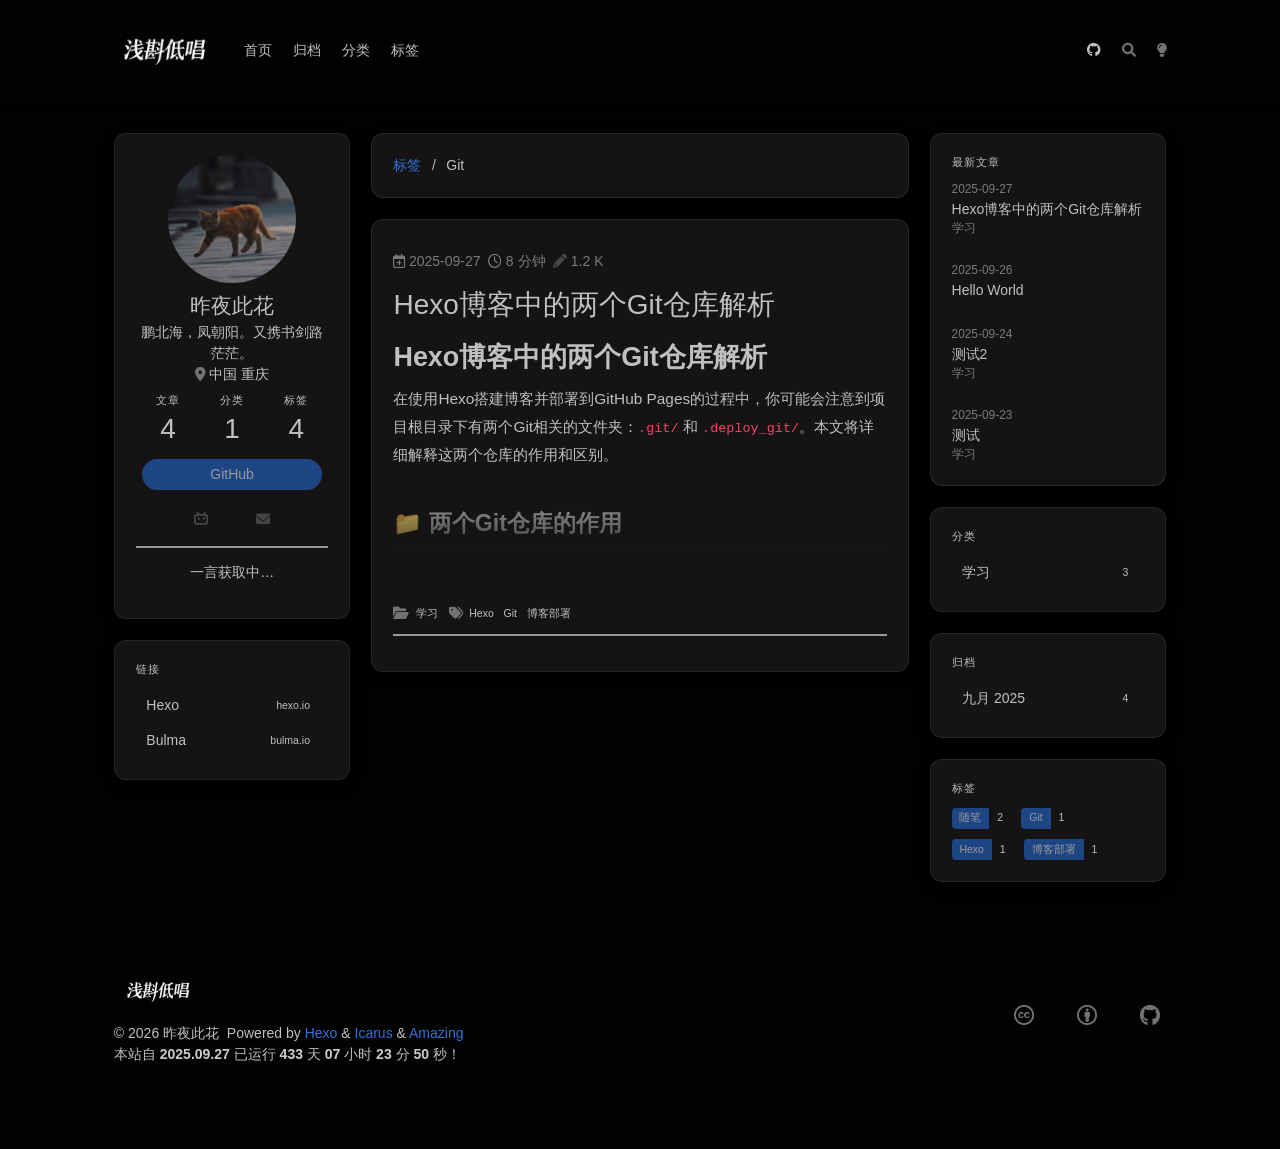
<file: tags/Git/index.html>
<!doctype html>
<html lang="zh"><head><meta charset="utf-8"><meta name="viewport" content="width=device-width, initial-scale=1, maximum-scale=1"><meta><title>标签: Git - 浅斟低唱</title><link rel="manifest" href="/manifest.json"><meta name="application-name" content="浅斟低唱"><meta name="msapplication-TileImage" content="/img/favicon.svg"><meta name="apple-mobile-web-app-capable" content="yes"><meta name="apple-mobile-web-app-title" content="浅斟低唱"><meta name="apple-mobile-web-app-status-bar-style" content="default"><meta property="og:type" content="blog"><meta property="og:title" content="浅斟低唱"><meta property="og:url" content="https://zych2023.github.io/"><meta property="og:site_name" content="浅斟低唱"><meta property="og:locale" content="zh_CN"><meta property="og:image" content="https://zych2023.github.io/img/zych.jpg"><meta property="article:author" content="昨夜此花"><meta property="twitter:card" content="summary"><meta property="twitter:image:src" content="https://zych2023.github.io/img/zych.jpg"><script type="application/ld+json">{"@context":"https://schema.org","@type":"BlogPosting","mainEntityOfPage":{"@type":"WebPage","@id":"http://example.com"},"headline":"浅斟低唱","image":["https://zych2023.github.io/img/og_image.png"],"author":{"@type":"Person","name":"昨夜此花"},"publisher":{"@type":"Organization","logo":{"@type":"ImageObject"}},"description":""}</script><link rel="icon" href="/img/favicon.svg"><meta name="referrer" content="no-referrer-when-downgrade"><link rel="stylesheet" href="/css/vendor/fa/css/all.min.css"><link rel="stylesheet" href="/css/vendor/highlight.min.css"><link rel="stylesheet" href="/css/default.css"><link rel="stylesheet" href="/css/fix.css"><script src="/js/vendor/jquery.min.js"></script><script src="/js/globalUtils.js"></script><style>body>.footer,body>.navbar,body>.section{opacity:0}</style><!--!--><!--!--><!--!--><link rel="stylesheet" href="/css/vendor/lightgallery.min.css"><link rel="stylesheet" href="/css/vendor/justifiedGallery.min.css"><!--!--><!--!--><style>.pace{-webkit-pointer-events:none;pointer-events:none;-webkit-user-select:none;-moz-user-select:none;user-select:none}.pace-inactive{display:none}.pace .pace-progress{background:#3273dc;position:fixed;z-index:2000;top:0;right:100%;width:100%;height:2px}</style><script src="/js/vendor/pace.min.js"></script><!-- hexo injector head_end start --><script>
  (function () {
      function switchTab() {
          if (!location.hash) {
            return;
          }

          const id = '#' + CSS.escape(location.hash.substring(1));
          const $tabMenu = document.querySelector(`.tabs a[href="${id}"]`);
          if (!$tabMenu) {
            return;
          }

          const $tabMenuContainer = $tabMenu.parentElement.parentElement;
          Array.from($tabMenuContainer.children).forEach($menu => $menu.classList.remove('is-active'));
          Array.from($tabMenuContainer.querySelectorAll('a'))
              .map($menu => document.getElementById($menu.getAttribute("href").substring(1)))
              .forEach($content => $content.classList.add('is-hidden'));

          if ($tabMenu) {
              $tabMenu.parentElement.classList.add('is-active');
          }
          const $activeTab = document.querySelector(id);
          if ($activeTab) {
              $activeTab.classList.remove('is-hidden');
          }
      }
      switchTab();
      window.addEventListener('hashchange', switchTab, false);
  })();
  </script><!-- hexo injector head_end end --><meta name="generator" content="Hexo 7.3.0"></head><body class="is-3-column has-navbar-fixed-top"><nav class="navbar navbar-main is-fixed-top"><div class="container navbar-container"><div class="navbar-brand justify-content-center"><a class="navbar-item navbar-logo" href="/"><img src="/img/logo1.png" alt="浅斟低唱" height="28"></a></div><div class="navbar-menu"><div class="navbar-start"><a class="navbar-item" href="/">首页</a><a class="navbar-item" href="/archives">归档</a><a class="navbar-item" href="/categories">分类</a><a class="navbar-item" href="/tags">标签</a></div><div class="navbar-end"><a class="navbar-item" target="_blank" rel="noopener" title="GitHub" href="https://github.com/zych2023"><i class="fab fa-github"></i></a><a class="navbar-item search" title="搜索" href="javascript:;"><i class="fas fa-search"></i></a><a class="navbar-item" id="night-nav" title="Night Mode" href="javascript:;"><i class="fas fa-moon" id="night-icon"></i></a></div></div></div></nav><script type="text/javascript" src="/js/theme-setting.js"></script><section class="section"><div class="container"><div class="columns"><div class="column order-2 column-main is-8-tablet is-8-desktop is-6-widescreen"><div class="card"><div class="card-content"><nav class="breadcrumb" aria-label="breadcrumbs"><ul><li><a href="/tags/">标签</a></li><li class="is-active"><a href="#" aria-current="page">Git</a></li></ul></nav></div></div><!--!--><div class="card"><article class="card-content article" role="article"><div class="article-meta size-small is-uppercase level is-mobile"><div class="level-left"><i class="far fa-calendar-plus"> </i>2025-09-27  <span class="level-item"><i class="far fa-clock"> </i>8 分钟  <i class="fas fa-pencil-alt"> </i>1.2 k</span></div></div><h1 class="title is-3 is-size-4-mobile"><a class="link-muted" href="/2025/09/27/hexo-git-repositories-explanation/">Hexo博客中的两个Git仓库解析</a></h1><div class="content"><h1 id="Hexo博客中的两个Git仓库解析"><a href="#Hexo博客中的两个Git仓库解析" class="headerlink" title="Hexo博客中的两个Git仓库解析"></a>Hexo博客中的两个Git仓库解析</h1><p>在使用Hexo搭建博客并部署到GitHub Pages的过程中，你可能会注意到项目根目录下有两个Git相关的文件夹：<code>.git/</code> 和 <code>.deploy_git/</code>。本文将详细解释这两个仓库的作用和区别。</p>
<h2 id="📁-两个Git仓库的作用"><a href="#📁-两个Git仓库的作用" class="headerlink" title="📁 两个Git仓库的作用"></a>📁 两个Git仓库的作用</h2><h3 id="1-git-源码仓库"><a href="#1-git-源码仓库" class="headerlink" title="1. .git/ - 源码仓库"></a>1. <strong><code>.git/</code> - 源码仓库</strong></h3><p>这是您的<strong>博客源码</strong>仓库，包含：</p>
<ul>
<li>原始的Markdown文章文件</li>
<li>主题配置文件  </li>
<li>博客的配置文件（<code>_config.yml</code>）</li>
<li>主题源码</li>
<li>所有开发相关的文件</li>
</ul>
<p><strong>远程仓库地址</strong>: <code>https://github.com/zych2023/ceshi.git</code></p>
<h3 id="2-deploy-git-部署仓库"><a href="#2-deploy-git-部署仓库" class="headerlink" title="2. .deploy_git/ - 部署仓库"></a>2. <strong><code>.deploy_git/</code> - 部署仓库</strong></h3><p>这是Hexo自动创建的<strong>部署专用</strong>仓库，包含：</p>
<ul>
<li>生成的静态网站文件（HTML、CSS、JS）</li>
<li>已编译的主题样式</li>
<li>优化后的图片和资源文件</li>
</ul>
<p><strong>远程仓库地址</strong>: <code>https://github.com/zych2023/zych2023.github.io.git</code></p>
<h2 id="🔄-工作流程"><a href="#🔄-工作流程" class="headerlink" title="🔄 工作流程"></a>🔄 工作流程</h2><p>整个工作流程如下：</p>
<ol>
<li><strong>开发阶段</strong>: 在源码仓库中编写文章、修改配置</li>
<li><strong>生成阶段</strong>: 运行 <code>hexo generate</code> 生成静态文件到 <code>public/</code> 目录</li>
<li><strong>部署阶段</strong>: 运行 <code>hexo deploy</code> 将静态文件推送到部署仓库</li>
<li><strong>发布阶段</strong>: GitHub Pages 自动从部署仓库构建网站</li>
</ol>
<figure class="highlight plaintext"><table><tr><td class="gutter"><pre><span class="line">1</span><br><span class="line">2</span><br><span class="line">3</span><br><span class="line">4</span><br><span class="line">5</span><br><span class="line">6</span><br><span class="line">7</span><br></pre></td><td class="code"><pre><span class="line">graph TD</span><br><span class="line">    A[源码仓库 ceshi.git] --&gt; B[hexo generate]</span><br><span class="line">    B --&gt; C[生成静态文件]</span><br><span class="line">    C --&gt; D[.deploy_git/ 目录]</span><br><span class="line">    D --&gt; E[hexo deploy]</span><br><span class="line">    E --&gt; F[推送到 zuoyecihua2023.github.io.git]</span><br><span class="line">    F --&gt; G[GitHub Pages 网站]</span><br></pre></td></tr></table></figure>

<h2 id="💡-为什么要分开？"><a href="#💡-为什么要分开？" class="headerlink" title="💡 为什么要分开？"></a>💡 为什么要分开？</h2><h3 id="1-源码安全"><a href="#1-源码安全" class="headerlink" title="1. 源码安全"></a>1. <strong>源码安全</strong></h3><p>源代码和配置文件保存在 <code>ceshi</code> 仓库中，便于版本控制和协作。即使部署出现问题，源码仍然安全。</p>
<h3 id="2-部署效率"><a href="#2-部署效率" class="headerlink" title="2. 部署效率"></a>2. <strong>部署效率</strong></h3><p>只推送编译后的静态文件到 GitHub Pages，减少部署时间和仓库大小。</p>
<h3 id="3-分离关注点"><a href="#3-分离关注点" class="headerlink" title="3. 分离关注点"></a>3. <strong>分离关注点</strong></h3><p>开发和部署分离，更清晰的管理方式：</p>
<ul>
<li>源码仓库专注于内容创作和配置管理</li>
<li>部署仓库专注于网站发布</li>
</ul>
<h3 id="4-GitHub-Pages要求"><a href="#4-GitHub-Pages要求" class="headerlink" title="4. GitHub Pages要求"></a>4. <strong>GitHub Pages要求</strong></h3><p>GitHub Pages 通常要求仓库名为 <code>username.github.io</code> 格式，而源码仓库可以使用任意名称。</p>
<h2 id="🛠-常用命令"><a href="#🛠-常用命令" class="headerlink" title="🛠 常用命令"></a>🛠 常用命令</h2><h3 id="开发和部署命令"><a href="#开发和部署命令" class="headerlink" title="开发和部署命令"></a>开发和部署命令</h3><figure class="highlight bash"><table><tr><td class="gutter"><pre><span class="line">1</span><br><span class="line">2</span><br><span class="line">3</span><br><span class="line">4</span><br><span class="line">5</span><br><span class="line">6</span><br><span class="line">7</span><br><span class="line">8</span><br><span class="line">9</span><br><span class="line">10</span><br><span class="line">11</span><br><span class="line">12</span><br><span class="line">13</span><br><span class="line">14</span><br><span class="line">15</span><br></pre></td><td class="code"><pre><span class="line"><span class="comment"># 清理生成的文件</span></span><br><span class="line">hexo clean</span><br><span class="line"></span><br><span class="line"><span class="comment"># 生成静态文件</span></span><br><span class="line">hexo generate</span><br><span class="line"><span class="comment"># 或简写</span></span><br><span class="line">hexo g</span><br><span class="line"></span><br><span class="line"><span class="comment"># 部署到GitHub Pages</span></span><br><span class="line">hexo deploy</span><br><span class="line"><span class="comment"># 或简写</span></span><br><span class="line">hexo d</span><br><span class="line"></span><br><span class="line"><span class="comment"># 一键部署（推荐）</span></span><br><span class="line">hexo clean &amp;&amp; hexo g &amp;&amp; hexo d</span><br></pre></td></tr></table></figure>

<h3 id="Git管理命令"><a href="#Git管理命令" class="headerlink" title="Git管理命令"></a>Git管理命令</h3><figure class="highlight bash"><table><tr><td class="gutter"><pre><span class="line">1</span><br><span class="line">2</span><br><span class="line">3</span><br><span class="line">4</span><br><span class="line">5</span><br><span class="line">6</span><br><span class="line">7</span><br></pre></td><td class="code"><pre><span class="line"><span class="comment"># 管理源码（在项目根目录）</span></span><br><span class="line">git add .</span><br><span class="line">git commit -m <span class="string">&quot;更新博客内容&quot;</span></span><br><span class="line">git push origin main</span><br><span class="line"></span><br><span class="line"><span class="comment"># 部署仓库由 hexo deploy 自动管理</span></span><br><span class="line"><span class="comment"># 无需手动操作 .deploy_git/ 目录</span></span><br></pre></td></tr></table></figure>

<h2 id="📂-目录结构对比"><a href="#📂-目录结构对比" class="headerlink" title="📂 目录结构对比"></a>📂 目录结构对比</h2><h3 id="源码仓库内容"><a href="#源码仓库内容" class="headerlink" title="源码仓库内容"></a>源码仓库内容</h3><figure class="highlight plaintext"><table><tr><td class="gutter"><pre><span class="line">1</span><br><span class="line">2</span><br><span class="line">3</span><br><span class="line">4</span><br><span class="line">5</span><br><span class="line">6</span><br><span class="line">7</span><br><span class="line">8</span><br></pre></td><td class="code"><pre><span class="line">my-blog/</span><br><span class="line">├── .git/                    # 源码版本控制</span><br><span class="line">├── source/</span><br><span class="line">│   └── _posts/             # Markdown 文章</span><br><span class="line">├── themes/                 # 主题文件</span><br><span class="line">├── _config.yml             # 博客配置</span><br><span class="line">├── _config.amazing.yml     # 主题配置</span><br><span class="line">└── package.json            # 依赖管理</span><br></pre></td></tr></table></figure>

<h3 id="部署仓库内容"><a href="#部署仓库内容" class="headerlink" title="部署仓库内容"></a>部署仓库内容</h3><figure class="highlight plaintext"><table><tr><td class="gutter"><pre><span class="line">1</span><br><span class="line">2</span><br><span class="line">3</span><br><span class="line">4</span><br><span class="line">5</span><br><span class="line">6</span><br><span class="line">7</span><br><span class="line">8</span><br></pre></td><td class="code"><pre><span class="line">.deploy_git/</span><br><span class="line">├── .git/                   # 部署版本控制</span><br><span class="line">├── index.html              # 首页</span><br><span class="line">├── archives/               # 归档页面</span><br><span class="line">├── css/                    # 样式文件</span><br><span class="line">├── js/                     # 脚本文件</span><br><span class="line">├── img/                    # 图片资源</span><br><span class="line">└── 2025/09/27/             # 按日期组织的文章页面</span><br></pre></td></tr></table></figure>

<h2 id="⚠-注意事项"><a href="#⚠-注意事项" class="headerlink" title="⚠ 注意事项"></a>⚠ 注意事项</h2><ol>
<li><p><strong>不要手动修改 <code>.deploy_git/</code> 目录</strong></p>
<ul>
<li>该目录由 Hexo 自动管理</li>
<li>手动修改会在下次部署时被覆盖</li>
</ul>
</li>
<li><p><strong>源码备份很重要</strong></p>
<ul>
<li>定期将源码推送到远程仓库</li>
<li>建议设置自动备份脚本</li>
</ul>
</li>
<li><p><strong>部署前先生成</strong></p>
<ul>
<li>确保运行 <code>hexo generate</code> 后再部署</li>
<li>推荐使用 <code>hexo clean &amp;&amp; hexo g &amp;&amp; hexo d</code> 完整流程</li>
</ul>
</li>
<li><p><strong>主题更新后记得部署</strong></p>
<ul>
<li>修改主题配置后需要重新生成和部署</li>
<li>自定义样式修改后也需要重新部署</li>
</ul>
</li>
</ol>
<h2 id="🎯-最佳实践"><a href="#🎯-最佳实践" class="headerlink" title="🎯 最佳实践"></a>🎯 最佳实践</h2><ol>
<li><p><strong>版本控制策略</strong></p>
<ul>
<li>源码仓库：管理文章、配置、主题修改</li>
<li>部署仓库：由 Hexo 自动管理，无需人工干预</li>
</ul>
</li>
<li><p><strong>开发流程</strong></p>
<figure class="highlight bash"><table><tr><td class="gutter"><pre><span class="line">1</span><br><span class="line">2</span><br><span class="line">3</span><br><span class="line">4</span><br><span class="line">5</span><br><span class="line">6</span><br><span class="line">7</span><br><span class="line">8</span><br><span class="line">9</span><br><span class="line">10</span><br><span class="line">11</span><br><span class="line">12</span><br><span class="line">13</span><br><span class="line">14</span><br></pre></td><td class="code"><pre><span class="line"><span class="comment"># 1. 创建新文章</span></span><br><span class="line">hexo new post <span class="string">&quot;文章标题&quot;</span></span><br><span class="line"></span><br><span class="line"><span class="comment"># 2. 编写内容</span></span><br><span class="line"><span class="comment"># 编辑 source/_posts/文章标题.md</span></span><br><span class="line"></span><br><span class="line"><span class="comment"># 3. 本地预览</span></span><br><span class="line">hexo server</span><br><span class="line"></span><br><span class="line"><span class="comment"># 4. 部署发布</span></span><br><span class="line">hexo clean &amp;&amp; hexo g &amp;&amp; hexo d</span><br><span class="line"></span><br><span class="line"><span class="comment"># 5. 源码备份</span></span><br><span class="line">git add . &amp;&amp; git commit -m <span class="string">&quot;新增文章&quot;</span> &amp;&amp; git push</span><br></pre></td></tr></table></figure>
</li>
<li><p><strong>多设备同步</strong></p>
<ul>
<li>在新设备上先克隆源码仓库</li>
<li>安装依赖：<code>npm install</code></li>
<li>继续正常的开发流程</li>
</ul>
</li>
</ol>
<h2 id="🔗-相关链接"><a href="#🔗-相关链接" class="headerlink" title="🔗 相关链接"></a>🔗 相关链接</h2><ul>
<li><a target="_blank" rel="noopener" href="https://hexo.io/docs/">Hexo官方文档</a></li>
<li><a target="_blank" rel="noopener" href="https://pages.github.com/">GitHub Pages文档</a></li>
<li><a target="_blank" rel="noopener" href="https://git-scm.com/doc">Git版本控制</a></li>
</ul>
<hr>
<p>这种双仓库的设计是Hexo博客的标准做法，确保了源码的安全性和部署的高效性。理解了这个机制，就能更好地管理和维护你的博客项目！✨</p>
</div><div class="index-category-tag"><div class="level-item"><i class="fas fa-folder-open has-text-grey"> </i><a class="article-more button is-small link-muted index-categories" href="/categories/%E5%AD%A6%E4%B9%A0/">学习</a></div>  <div class="level-item"><i class="fas fa-tags has-text-grey"> </i><a class="article-more button is-small link-muted index-tags" href="/tags/Hexo/">Hexo</a><span> </span><a class="article-more button is-small link-muted index-tags" href="/tags/Git/">Git</a><span> </span><a class="article-more button is-small link-muted index-tags" href="/tags/%E5%8D%9A%E5%AE%A2%E9%83%A8%E7%BD%B2/">博客部署</a></div><hr></div></article></div></div><div class="column column-left is-4-tablet is-4-desktop is-3-widescreen  order-1 is-sticky"><!--!--><div class="card widget" data-type="profile"><div class="card-content"><nav class="level"><div class="level-item has-text-centered flex-shrink-1"><div><figure class="image is-128x128 mx-auto mb-2"><img class="avatar is-rounded" src="/img/zuoyecihua2.jpg" alt="昨夜此花"></figure><p class="title is-size-4 is-block" style="line-height:inherit;">昨夜此花</p><p class="is-size-6 is-block">鹏北海，凤朝阳。又携书剑路茫茫。</p><p class="is-size-6 is-flex justify-content-center"><i class="fas fa-map-marker-alt mr-1"></i><span>中国 重庆</span></p></div></div></nav><nav class="level is-mobile"><div class="level-item has-text-centered is-marginless"><div><p class="heading">文章</p><a href="/archives/"><p class="title">4</p></a></div></div><div class="level-item has-text-centered is-marginless"><div><p class="heading">分类</p><a href="/categories/"><p class="title">1</p></a></div></div><div class="level-item has-text-centered is-marginless"><div><p class="heading">标签</p><a href="/tags/"><p class="title">4</p></a></div></div></nav><div class="has-text-centered" style="margin:1rem 0;"><a class="button is-primary is-rounded" href="https://github.com/zych2023" target="_blank" rel="noopener">GitHub</a></div><div class="field is-grouped is-grouped-centered"><p class="control"><a class="button is-rounded is-transparent is-marginless" target="_blank" rel="noopener" title="Bilibili" href="https://space.bilibili.com/1636509323"><i class="fab fa-bilibili"></i></a></p><p class="control"><a class="button is-rounded is-transparent is-marginless" target="_blank" rel="noopener" title="Email" href="mailto:2476518922@qq.com"><i class="fas fa-envelope"></i></a></p></div><div><hr><p id="hitokoto">一言获取中…</p><script type="text/javascript">
(function () {
    // 一言分类：a动画 b漫画 c游戏 d文学 h影视 i诗词 k哲学
    var CATS = ['a', 'b', 'c', 'd', 'h', 'i', 'k'];
    var queue = [];
    var refilling = false;

    function apiUrl() {
        // 随机参数绕过 API 短暂缓存，保证并行请求拿到不同句子
        return 'https://v1.hitokoto.cn/?encode=json&r=' + Date.now() + Math.random() + '&' + CATS.map(function (c) { return 'c=' + c; }).join('&');
    }

    function fetchOne() {
        return $.getJSON(apiUrl()).then(function (data) {
            if (data && data.hitokoto) { return data; }
            throw new Error('bad');
        }).catch(function () { return null; });
    }

    function refill(n) {
        if (refilling) { return Promise.resolve(); }
        refilling = true;
        var tasks = [];
        for (var i = 0; i < n; i++) { tasks.push(fetchOne()); }
        return Promise.all(tasks).then(function (items) {
            items.forEach(function (it) { if (it) { queue.push(it); } });
            refilling = false;
        });
    }

    function show(data) {
        $('#hitokoto').html(
            '<strong style="color: #3273dc;">' + data.hitokoto + '</strong>' +
            '<p style="margin:0.3rem 0 0;font-size:0.85rem;">来源《' + (data.from || '佚名') + '》</p>'
        );
    }

    // 点击：直接从本地队列取，秒切；快用完时后台补货
    $('#hitokoto').click(function () {
        if (queue.length > 0) {
            show(queue.shift());
            if (queue.length <= 2) { refill(4); }
        }
    });

    // 页面加载时预取一批，完成后自动展示第一条
    refill(6).then(function () {
        if (queue.length > 0) { show(queue.shift()); }
    });
})();
</script></div></div></div><div class="card widget" data-type="links"><div class="card-content"><div class="menu"><h3 class="menu-label">链接</h3><ul class="menu-list"><li><a class="level is-mobile" href="https://hexo.io" target="_blank" rel="noopener"><span class="level-left"><span class="level-item">Hexo</span></span><span class="level-right"><span class="level-item tag">hexo.io</span></span></a></li><li><a class="level is-mobile" href="https://bulma.io" target="_blank" rel="noopener"><span class="level-left"><span class="level-item">Bulma</span></span><span class="level-right"><span class="level-item tag">bulma.io</span></span></a></li></ul></div></div></div><div class="column-right-shadow is-hidden-widescreen"></div></div><div class="column column-right is-4-tablet is-4-desktop is-3-widescreen is-hidden-touch is-hidden-desktop-only order-3"><div class="card widget"><div class="card-content"><h3 class="menu-label">最新文章</h3><article class="media"><div class="media-content"><p class="date"><time dateTime="2025-09-27T08:30:00.000Z">2025-09-27</time></p><p class="title"><a href="/2025/09/27/hexo-git-repositories-explanation/">Hexo博客中的两个Git仓库解析</a></p><p class="categories"><a href="/categories/%E5%AD%A6%E4%B9%A0/">学习</a></p></div></article><article class="media"><div class="media-content"><p class="date"><time dateTime="2025-09-26T14:51:49.483Z">2025-09-26</time></p><p class="title"><a href="/2025/09/26/hello-world/">Hello World</a></p></div></article><article class="media"><div class="media-content"><p class="date"><time dateTime="2025-09-24T10:00:00.000Z">2025-09-24</time></p><p class="title"><a href="/2025/09/24/xx/">测试2</a></p><p class="categories"><a href="/categories/%E5%AD%A6%E4%B9%A0/">学习</a></p></div></article><article class="media"><div class="media-content"><p class="date"><time dateTime="2025-09-23T08:00:00.000Z">2025-09-23</time></p><p class="title"><a href="/2025/09/23/Hexo%20+%20NexT%20%E5%8D%9A%E5%AE%A2/">测试</a></p><p class="categories"><a href="/categories/%E5%AD%A6%E4%B9%A0/">学习</a></p></div></article></div></div><div class="card widget"><div class="card-content"><div class="menu"><h3 class="menu-label">分类</h3><ul class="menu-list"><li><a class="level is-mobile is-marginless" href="/categories/%E5%AD%A6%E4%B9%A0/"><span class="level-start"><span class="level-item">学习</span></span><span class="level-end"><span class="level-item tag">3</span></span></a></li></ul></div></div></div><div class="card widget"><div class="card-content"><div class="menu"><h3 class="menu-label">归档</h3><ul class="menu-list"><li><a class="level is-mobile is-marginless" href="/archives/2025/09/"><span class="level-start"><span class="level-item">九月 2025</span></span><span class="level-end"><span class="level-item tag">4</span></span></a></li></ul></div></div></div><div class="card widget"><div class="card-content"><div class="menu"><h3 class="menu-label">标签</h3><div class="field is-grouped is-grouped-multiline"><div class="control"><a class="tags has-addons" href="/tags/%E9%9A%8F%E7%AC%94/"><span class="tag">随笔</span><span class="tag is-grey-lightest">2</span></a></div><div class="control"><a class="tags has-addons" href="/tags/Git/"><span class="tag">Git</span><span class="tag is-grey-lightest">1</span></a></div><div class="control"><a class="tags has-addons" href="/tags/Hexo/"><span class="tag">Hexo</span><span class="tag is-grey-lightest">1</span></a></div><div class="control"><a class="tags has-addons" href="/tags/%E5%8D%9A%E5%AE%A2%E9%83%A8%E7%BD%B2/"><span class="tag">博客部署</span><span class="tag is-grey-lightest">1</span></a></div></div></div></div></div><!--!--></div></div></div></section><footer class="footer"><div class="container"><div class="level"><div class="level-start"><a class="footer-logo is-block mb-2" href="/"><img src="/img/logo1.png" alt="浅斟低唱" height="28"></a><p class="size-small"><span>&copy; 2026 昨夜此花</span>  Powered by <a href="https://hexo.io/" target="_blank">Hexo</a> &amp; <a href="https://github.com/ppoffice/hexo-theme-icarus" target="_blank">Icarus</a> &amp; <a href="https://github.com/removeif/hexo-theme-amazing" target="_blank">Amazing</a> <br><span><span id="statistic-times">loading...</span><script>function createTime(time) {
            var n = new Date(time);
            now.setTime(now.getTime() + 250),
                days = (now - n) / 1e3 / 60 / 60 / 24,
                dnum = Math.floor(days),
                hours = (now - n) / 1e3 / 60 / 60 - 24 * dnum,
                hnum = Math.floor(hours),
            1 == String(hnum).length && (hnum = "0" + hnum),
                minutes = (now - n) / 1e3 / 60 - 1440 * dnum - 60 * hnum,
                mnum = Math.floor(minutes),
            1 == String(mnum).length && (mnum = "0" + mnum),
                seconds = (now - n) / 1e3 - 86400 * dnum - 3600 * hnum - 60 * mnum,
                snum = Math.round(seconds),
            1 == String(snum).length && (snum = "0" + snum),
                document.getElementById("statistic-times").innerHTML = "本站自 <strong>"+time.split(" ")[0].replace(/\//g,".")+"</strong> 已运行 <strong>" + dnum + "</strong> 天 <strong>" + hnum + "</strong> 小时 <strong>" + mnum + "</strong> 分 <strong>" + snum + "</strong> 秒！";
        }var now = new Date();setInterval("createTime('2025/09/27 14:42:00')", 250,"");</script><br></span></p></div><div class="level-end"><div class="field has-addons"><p class="control"><a class="button is-transparent is-large" target="_blank" rel="noopener" title="Creative Commons" href="https://creativecommons.org/"><i class="fab fa-creative-commons"></i></a></p><p class="control"><a class="button is-transparent is-large" target="_blank" rel="noopener" title="Attribution 4.0 International" href="https://creativecommons.org/licenses/by/4.0/"><i class="fab fa-creative-commons-by"></i></a></p><p class="control"><a class="button is-transparent is-large" target="_blank" rel="noopener" title="GitHub" href="https://github.com/zych2023"><i class="fab fa-github"></i></a></p></div></div></div></div></footer><script src="/js/vendor/moment.min.js"></script><script src="/js/vendor/clipboard.min.js" async></script><script>moment.locale("zh-cn");</script><script>var IcarusThemeSettings = {
            article: {
                highlight: {
                    clipboard: true,
                    fold: 'unfolded'
                }
            }
        };</script><script src="/js/column.js"></script><script src="/js/animation.js"></script><a id="back-to-top" title="回到顶端" href="javascript:;"><i class="fas fa-chevron-up"></i></a><script src="/js/back_to_top.js" defer></script><!--!--><!--!--><!--!--><script src="/js/vendor/lightgallery.min.js" defer></script><script src="/js/vendor/justifiedGallery.min.js" defer></script><script>window.addEventListener("load", () => {
            if (typeof $.fn.lightGallery === 'function') {
                $('.article').lightGallery({ selector: '.gallery-item' });
            }
            if (typeof $.fn.justifiedGallery === 'function') {
                if ($('.justified-gallery > p > .gallery-item').length) {
                    $('.justified-gallery > p > .gallery-item').unwrap();
                }
                $('.justified-gallery').justifiedGallery();
            }
        });</script><!--!--><!--!--><!--!--><script src="/js/main.js" defer></script><div class="searchbox"><div class="searchbox-container"><div class="searchbox-header"><div class="searchbox-input-container"><input class="searchbox-input" type="text" placeholder="想要查找什么..."></div><a class="searchbox-close" href="javascript:;">×</a></div><div class="searchbox-body"></div></div></div><script data-pjax src="/js/insight.js" defer></script><script data-pjax>document.addEventListener('DOMContentLoaded', function () {
            loadInsight({"contentUrl":"/content.json"}, {"hint":"想要查找什么...","untitled":"(无标题)","posts":"文章","pages":"页面","categories":"分类","tags":"标签"});
        });</script><script src="/js/vendor/pjax.js"></script><script type="text/javascript">var pjax = new Pjax({
            elements: "a",//代表点击链接就更新
            selectors: [  //代表要更新的节点
                ".section",
                "title"
            ],
            cache: true,
            cacheBust:false
        })

        // 开始 PJAX 执行的函数
        document.addEventListener('pjax:send', function () {
        });
        
        // PJAX 完成之后执行的函数，可以和上面的重载放在一起
        document.addEventListener('pjax:complete', function () {
            $(".section").css({opacity:1});
            if(false){
                $.getScript('/js/comment-issue-data.js',function(){loadIssueData('undefined','undefined','undefined','undefined',undefined);});
            }
            loadMainJs(jQuery, window.moment, window.ClipboardJS, window.IcarusThemeSettings);
            loadBackTop();
            if(typeof loadBanner == 'function'){
                loadBanner();
            }
        });</script></body></html>
</file>
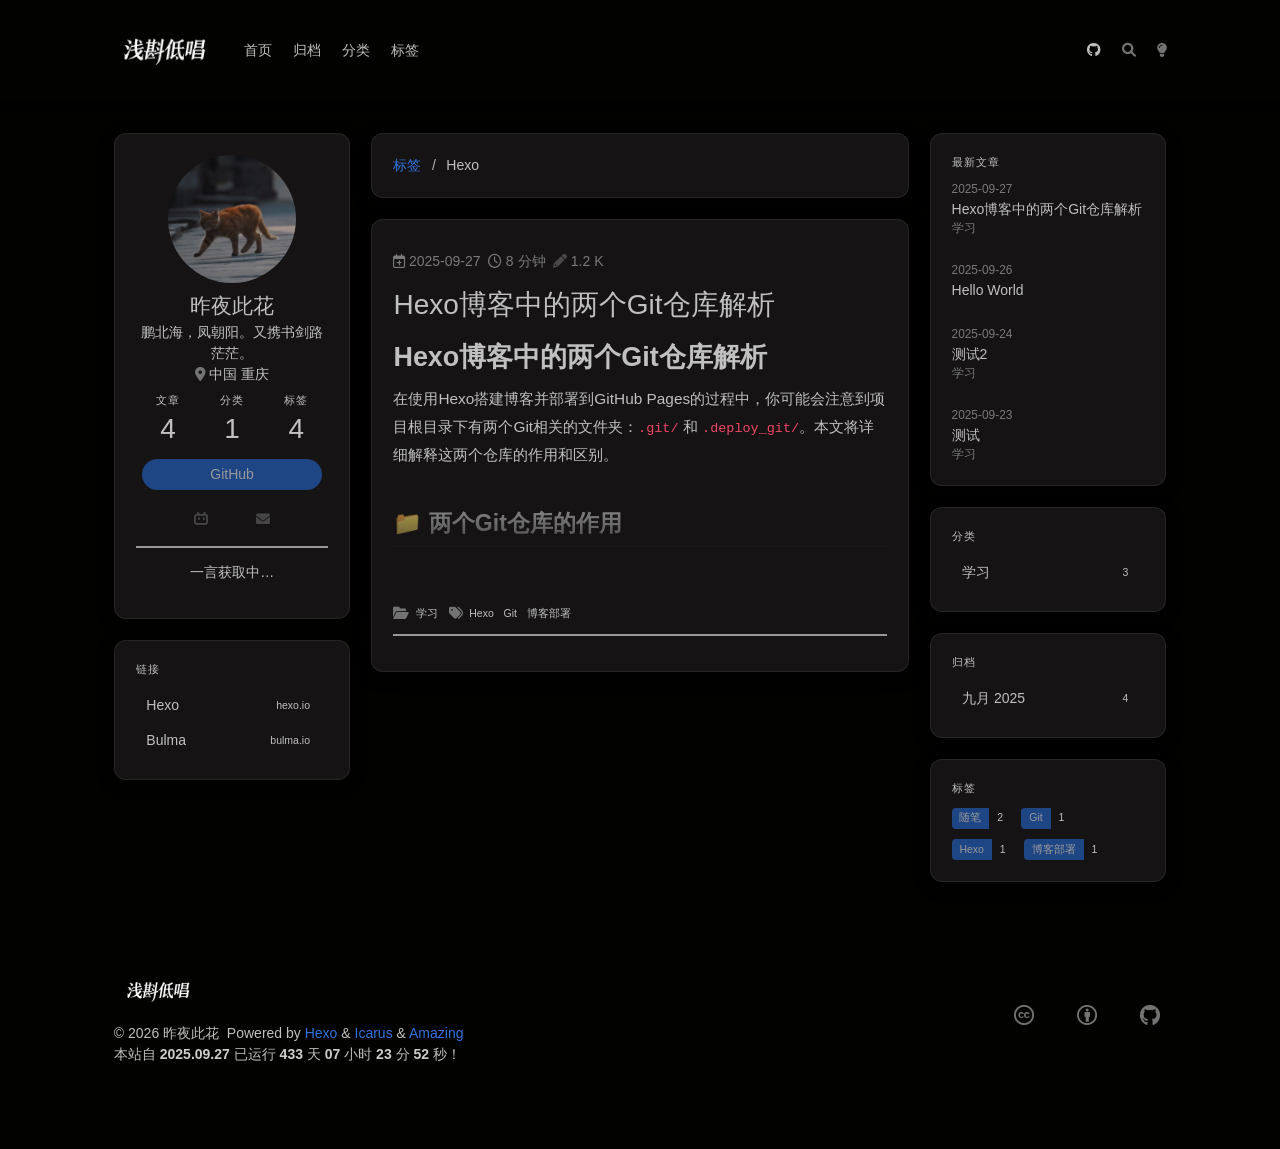
<file: tags/Hexo/index.html>
<!doctype html>
<html lang="zh"><head><meta charset="utf-8"><meta name="viewport" content="width=device-width, initial-scale=1, maximum-scale=1"><meta><title>标签: Hexo - 浅斟低唱</title><link rel="manifest" href="/manifest.json"><meta name="application-name" content="浅斟低唱"><meta name="msapplication-TileImage" content="/img/favicon.svg"><meta name="apple-mobile-web-app-capable" content="yes"><meta name="apple-mobile-web-app-title" content="浅斟低唱"><meta name="apple-mobile-web-app-status-bar-style" content="default"><meta property="og:type" content="blog"><meta property="og:title" content="浅斟低唱"><meta property="og:url" content="https://zych2023.github.io/"><meta property="og:site_name" content="浅斟低唱"><meta property="og:locale" content="zh_CN"><meta property="og:image" content="https://zych2023.github.io/img/zych.jpg"><meta property="article:author" content="昨夜此花"><meta property="twitter:card" content="summary"><meta property="twitter:image:src" content="https://zych2023.github.io/img/zych.jpg"><script type="application/ld+json">{"@context":"https://schema.org","@type":"BlogPosting","mainEntityOfPage":{"@type":"WebPage","@id":"http://example.com"},"headline":"浅斟低唱","image":["https://zych2023.github.io/img/og_image.png"],"author":{"@type":"Person","name":"昨夜此花"},"publisher":{"@type":"Organization","logo":{"@type":"ImageObject"}},"description":""}</script><link rel="icon" href="/img/favicon.svg"><meta name="referrer" content="no-referrer-when-downgrade"><link rel="stylesheet" href="/css/vendor/fa/css/all.min.css"><link rel="stylesheet" href="/css/vendor/highlight.min.css"><link rel="stylesheet" href="/css/default.css"><link rel="stylesheet" href="/css/fix.css"><script src="/js/vendor/jquery.min.js"></script><script src="/js/globalUtils.js"></script><style>body>.footer,body>.navbar,body>.section{opacity:0}</style><!--!--><!--!--><!--!--><link rel="stylesheet" href="/css/vendor/lightgallery.min.css"><link rel="stylesheet" href="/css/vendor/justifiedGallery.min.css"><!--!--><!--!--><style>.pace{-webkit-pointer-events:none;pointer-events:none;-webkit-user-select:none;-moz-user-select:none;user-select:none}.pace-inactive{display:none}.pace .pace-progress{background:#3273dc;position:fixed;z-index:2000;top:0;right:100%;width:100%;height:2px}</style><script src="/js/vendor/pace.min.js"></script><!-- hexo injector head_end start --><script>
  (function () {
      function switchTab() {
          if (!location.hash) {
            return;
          }

          const id = '#' + CSS.escape(location.hash.substring(1));
          const $tabMenu = document.querySelector(`.tabs a[href="${id}"]`);
          if (!$tabMenu) {
            return;
          }

          const $tabMenuContainer = $tabMenu.parentElement.parentElement;
          Array.from($tabMenuContainer.children).forEach($menu => $menu.classList.remove('is-active'));
          Array.from($tabMenuContainer.querySelectorAll('a'))
              .map($menu => document.getElementById($menu.getAttribute("href").substring(1)))
              .forEach($content => $content.classList.add('is-hidden'));

          if ($tabMenu) {
              $tabMenu.parentElement.classList.add('is-active');
          }
          const $activeTab = document.querySelector(id);
          if ($activeTab) {
              $activeTab.classList.remove('is-hidden');
          }
      }
      switchTab();
      window.addEventListener('hashchange', switchTab, false);
  })();
  </script><!-- hexo injector head_end end --><meta name="generator" content="Hexo 7.3.0"></head><body class="is-3-column has-navbar-fixed-top"><nav class="navbar navbar-main is-fixed-top"><div class="container navbar-container"><div class="navbar-brand justify-content-center"><a class="navbar-item navbar-logo" href="/"><img src="/img/logo1.png" alt="浅斟低唱" height="28"></a></div><div class="navbar-menu"><div class="navbar-start"><a class="navbar-item" href="/">首页</a><a class="navbar-item" href="/archives">归档</a><a class="navbar-item" href="/categories">分类</a><a class="navbar-item" href="/tags">标签</a></div><div class="navbar-end"><a class="navbar-item" target="_blank" rel="noopener" title="GitHub" href="https://github.com/zych2023"><i class="fab fa-github"></i></a><a class="navbar-item search" title="搜索" href="javascript:;"><i class="fas fa-search"></i></a><a class="navbar-item" id="night-nav" title="Night Mode" href="javascript:;"><i class="fas fa-moon" id="night-icon"></i></a></div></div></div></nav><script type="text/javascript" src="/js/theme-setting.js"></script><section class="section"><div class="container"><div class="columns"><div class="column order-2 column-main is-8-tablet is-8-desktop is-6-widescreen"><div class="card"><div class="card-content"><nav class="breadcrumb" aria-label="breadcrumbs"><ul><li><a href="/tags/">标签</a></li><li class="is-active"><a href="#" aria-current="page">Hexo</a></li></ul></nav></div></div><!--!--><div class="card"><article class="card-content article" role="article"><div class="article-meta size-small is-uppercase level is-mobile"><div class="level-left"><i class="far fa-calendar-plus"> </i>2025-09-27  <span class="level-item"><i class="far fa-clock"> </i>8 分钟  <i class="fas fa-pencil-alt"> </i>1.2 k</span></div></div><h1 class="title is-3 is-size-4-mobile"><a class="link-muted" href="/2025/09/27/hexo-git-repositories-explanation/">Hexo博客中的两个Git仓库解析</a></h1><div class="content"><h1 id="Hexo博客中的两个Git仓库解析"><a href="#Hexo博客中的两个Git仓库解析" class="headerlink" title="Hexo博客中的两个Git仓库解析"></a>Hexo博客中的两个Git仓库解析</h1><p>在使用Hexo搭建博客并部署到GitHub Pages的过程中，你可能会注意到项目根目录下有两个Git相关的文件夹：<code>.git/</code> 和 <code>.deploy_git/</code>。本文将详细解释这两个仓库的作用和区别。</p>
<h2 id="📁-两个Git仓库的作用"><a href="#📁-两个Git仓库的作用" class="headerlink" title="📁 两个Git仓库的作用"></a>📁 两个Git仓库的作用</h2><h3 id="1-git-源码仓库"><a href="#1-git-源码仓库" class="headerlink" title="1. .git/ - 源码仓库"></a>1. <strong><code>.git/</code> - 源码仓库</strong></h3><p>这是您的<strong>博客源码</strong>仓库，包含：</p>
<ul>
<li>原始的Markdown文章文件</li>
<li>主题配置文件  </li>
<li>博客的配置文件（<code>_config.yml</code>）</li>
<li>主题源码</li>
<li>所有开发相关的文件</li>
</ul>
<p><strong>远程仓库地址</strong>: <code>https://github.com/zych2023/ceshi.git</code></p>
<h3 id="2-deploy-git-部署仓库"><a href="#2-deploy-git-部署仓库" class="headerlink" title="2. .deploy_git/ - 部署仓库"></a>2. <strong><code>.deploy_git/</code> - 部署仓库</strong></h3><p>这是Hexo自动创建的<strong>部署专用</strong>仓库，包含：</p>
<ul>
<li>生成的静态网站文件（HTML、CSS、JS）</li>
<li>已编译的主题样式</li>
<li>优化后的图片和资源文件</li>
</ul>
<p><strong>远程仓库地址</strong>: <code>https://github.com/zych2023/zych2023.github.io.git</code></p>
<h2 id="🔄-工作流程"><a href="#🔄-工作流程" class="headerlink" title="🔄 工作流程"></a>🔄 工作流程</h2><p>整个工作流程如下：</p>
<ol>
<li><strong>开发阶段</strong>: 在源码仓库中编写文章、修改配置</li>
<li><strong>生成阶段</strong>: 运行 <code>hexo generate</code> 生成静态文件到 <code>public/</code> 目录</li>
<li><strong>部署阶段</strong>: 运行 <code>hexo deploy</code> 将静态文件推送到部署仓库</li>
<li><strong>发布阶段</strong>: GitHub Pages 自动从部署仓库构建网站</li>
</ol>
<figure class="highlight plaintext"><table><tr><td class="gutter"><pre><span class="line">1</span><br><span class="line">2</span><br><span class="line">3</span><br><span class="line">4</span><br><span class="line">5</span><br><span class="line">6</span><br><span class="line">7</span><br></pre></td><td class="code"><pre><span class="line">graph TD</span><br><span class="line">    A[源码仓库 ceshi.git] --&gt; B[hexo generate]</span><br><span class="line">    B --&gt; C[生成静态文件]</span><br><span class="line">    C --&gt; D[.deploy_git/ 目录]</span><br><span class="line">    D --&gt; E[hexo deploy]</span><br><span class="line">    E --&gt; F[推送到 zuoyecihua2023.github.io.git]</span><br><span class="line">    F --&gt; G[GitHub Pages 网站]</span><br></pre></td></tr></table></figure>

<h2 id="💡-为什么要分开？"><a href="#💡-为什么要分开？" class="headerlink" title="💡 为什么要分开？"></a>💡 为什么要分开？</h2><h3 id="1-源码安全"><a href="#1-源码安全" class="headerlink" title="1. 源码安全"></a>1. <strong>源码安全</strong></h3><p>源代码和配置文件保存在 <code>ceshi</code> 仓库中，便于版本控制和协作。即使部署出现问题，源码仍然安全。</p>
<h3 id="2-部署效率"><a href="#2-部署效率" class="headerlink" title="2. 部署效率"></a>2. <strong>部署效率</strong></h3><p>只推送编译后的静态文件到 GitHub Pages，减少部署时间和仓库大小。</p>
<h3 id="3-分离关注点"><a href="#3-分离关注点" class="headerlink" title="3. 分离关注点"></a>3. <strong>分离关注点</strong></h3><p>开发和部署分离，更清晰的管理方式：</p>
<ul>
<li>源码仓库专注于内容创作和配置管理</li>
<li>部署仓库专注于网站发布</li>
</ul>
<h3 id="4-GitHub-Pages要求"><a href="#4-GitHub-Pages要求" class="headerlink" title="4. GitHub Pages要求"></a>4. <strong>GitHub Pages要求</strong></h3><p>GitHub Pages 通常要求仓库名为 <code>username.github.io</code> 格式，而源码仓库可以使用任意名称。</p>
<h2 id="🛠-常用命令"><a href="#🛠-常用命令" class="headerlink" title="🛠 常用命令"></a>🛠 常用命令</h2><h3 id="开发和部署命令"><a href="#开发和部署命令" class="headerlink" title="开发和部署命令"></a>开发和部署命令</h3><figure class="highlight bash"><table><tr><td class="gutter"><pre><span class="line">1</span><br><span class="line">2</span><br><span class="line">3</span><br><span class="line">4</span><br><span class="line">5</span><br><span class="line">6</span><br><span class="line">7</span><br><span class="line">8</span><br><span class="line">9</span><br><span class="line">10</span><br><span class="line">11</span><br><span class="line">12</span><br><span class="line">13</span><br><span class="line">14</span><br><span class="line">15</span><br></pre></td><td class="code"><pre><span class="line"><span class="comment"># 清理生成的文件</span></span><br><span class="line">hexo clean</span><br><span class="line"></span><br><span class="line"><span class="comment"># 生成静态文件</span></span><br><span class="line">hexo generate</span><br><span class="line"><span class="comment"># 或简写</span></span><br><span class="line">hexo g</span><br><span class="line"></span><br><span class="line"><span class="comment"># 部署到GitHub Pages</span></span><br><span class="line">hexo deploy</span><br><span class="line"><span class="comment"># 或简写</span></span><br><span class="line">hexo d</span><br><span class="line"></span><br><span class="line"><span class="comment"># 一键部署（推荐）</span></span><br><span class="line">hexo clean &amp;&amp; hexo g &amp;&amp; hexo d</span><br></pre></td></tr></table></figure>

<h3 id="Git管理命令"><a href="#Git管理命令" class="headerlink" title="Git管理命令"></a>Git管理命令</h3><figure class="highlight bash"><table><tr><td class="gutter"><pre><span class="line">1</span><br><span class="line">2</span><br><span class="line">3</span><br><span class="line">4</span><br><span class="line">5</span><br><span class="line">6</span><br><span class="line">7</span><br></pre></td><td class="code"><pre><span class="line"><span class="comment"># 管理源码（在项目根目录）</span></span><br><span class="line">git add .</span><br><span class="line">git commit -m <span class="string">&quot;更新博客内容&quot;</span></span><br><span class="line">git push origin main</span><br><span class="line"></span><br><span class="line"><span class="comment"># 部署仓库由 hexo deploy 自动管理</span></span><br><span class="line"><span class="comment"># 无需手动操作 .deploy_git/ 目录</span></span><br></pre></td></tr></table></figure>

<h2 id="📂-目录结构对比"><a href="#📂-目录结构对比" class="headerlink" title="📂 目录结构对比"></a>📂 目录结构对比</h2><h3 id="源码仓库内容"><a href="#源码仓库内容" class="headerlink" title="源码仓库内容"></a>源码仓库内容</h3><figure class="highlight plaintext"><table><tr><td class="gutter"><pre><span class="line">1</span><br><span class="line">2</span><br><span class="line">3</span><br><span class="line">4</span><br><span class="line">5</span><br><span class="line">6</span><br><span class="line">7</span><br><span class="line">8</span><br></pre></td><td class="code"><pre><span class="line">my-blog/</span><br><span class="line">├── .git/                    # 源码版本控制</span><br><span class="line">├── source/</span><br><span class="line">│   └── _posts/             # Markdown 文章</span><br><span class="line">├── themes/                 # 主题文件</span><br><span class="line">├── _config.yml             # 博客配置</span><br><span class="line">├── _config.amazing.yml     # 主题配置</span><br><span class="line">└── package.json            # 依赖管理</span><br></pre></td></tr></table></figure>

<h3 id="部署仓库内容"><a href="#部署仓库内容" class="headerlink" title="部署仓库内容"></a>部署仓库内容</h3><figure class="highlight plaintext"><table><tr><td class="gutter"><pre><span class="line">1</span><br><span class="line">2</span><br><span class="line">3</span><br><span class="line">4</span><br><span class="line">5</span><br><span class="line">6</span><br><span class="line">7</span><br><span class="line">8</span><br></pre></td><td class="code"><pre><span class="line">.deploy_git/</span><br><span class="line">├── .git/                   # 部署版本控制</span><br><span class="line">├── index.html              # 首页</span><br><span class="line">├── archives/               # 归档页面</span><br><span class="line">├── css/                    # 样式文件</span><br><span class="line">├── js/                     # 脚本文件</span><br><span class="line">├── img/                    # 图片资源</span><br><span class="line">└── 2025/09/27/             # 按日期组织的文章页面</span><br></pre></td></tr></table></figure>

<h2 id="⚠-注意事项"><a href="#⚠-注意事项" class="headerlink" title="⚠ 注意事项"></a>⚠ 注意事项</h2><ol>
<li><p><strong>不要手动修改 <code>.deploy_git/</code> 目录</strong></p>
<ul>
<li>该目录由 Hexo 自动管理</li>
<li>手动修改会在下次部署时被覆盖</li>
</ul>
</li>
<li><p><strong>源码备份很重要</strong></p>
<ul>
<li>定期将源码推送到远程仓库</li>
<li>建议设置自动备份脚本</li>
</ul>
</li>
<li><p><strong>部署前先生成</strong></p>
<ul>
<li>确保运行 <code>hexo generate</code> 后再部署</li>
<li>推荐使用 <code>hexo clean &amp;&amp; hexo g &amp;&amp; hexo d</code> 完整流程</li>
</ul>
</li>
<li><p><strong>主题更新后记得部署</strong></p>
<ul>
<li>修改主题配置后需要重新生成和部署</li>
<li>自定义样式修改后也需要重新部署</li>
</ul>
</li>
</ol>
<h2 id="🎯-最佳实践"><a href="#🎯-最佳实践" class="headerlink" title="🎯 最佳实践"></a>🎯 最佳实践</h2><ol>
<li><p><strong>版本控制策略</strong></p>
<ul>
<li>源码仓库：管理文章、配置、主题修改</li>
<li>部署仓库：由 Hexo 自动管理，无需人工干预</li>
</ul>
</li>
<li><p><strong>开发流程</strong></p>
<figure class="highlight bash"><table><tr><td class="gutter"><pre><span class="line">1</span><br><span class="line">2</span><br><span class="line">3</span><br><span class="line">4</span><br><span class="line">5</span><br><span class="line">6</span><br><span class="line">7</span><br><span class="line">8</span><br><span class="line">9</span><br><span class="line">10</span><br><span class="line">11</span><br><span class="line">12</span><br><span class="line">13</span><br><span class="line">14</span><br></pre></td><td class="code"><pre><span class="line"><span class="comment"># 1. 创建新文章</span></span><br><span class="line">hexo new post <span class="string">&quot;文章标题&quot;</span></span><br><span class="line"></span><br><span class="line"><span class="comment"># 2. 编写内容</span></span><br><span class="line"><span class="comment"># 编辑 source/_posts/文章标题.md</span></span><br><span class="line"></span><br><span class="line"><span class="comment"># 3. 本地预览</span></span><br><span class="line">hexo server</span><br><span class="line"></span><br><span class="line"><span class="comment"># 4. 部署发布</span></span><br><span class="line">hexo clean &amp;&amp; hexo g &amp;&amp; hexo d</span><br><span class="line"></span><br><span class="line"><span class="comment"># 5. 源码备份</span></span><br><span class="line">git add . &amp;&amp; git commit -m <span class="string">&quot;新增文章&quot;</span> &amp;&amp; git push</span><br></pre></td></tr></table></figure>
</li>
<li><p><strong>多设备同步</strong></p>
<ul>
<li>在新设备上先克隆源码仓库</li>
<li>安装依赖：<code>npm install</code></li>
<li>继续正常的开发流程</li>
</ul>
</li>
</ol>
<h2 id="🔗-相关链接"><a href="#🔗-相关链接" class="headerlink" title="🔗 相关链接"></a>🔗 相关链接</h2><ul>
<li><a target="_blank" rel="noopener" href="https://hexo.io/docs/">Hexo官方文档</a></li>
<li><a target="_blank" rel="noopener" href="https://pages.github.com/">GitHub Pages文档</a></li>
<li><a target="_blank" rel="noopener" href="https://git-scm.com/doc">Git版本控制</a></li>
</ul>
<hr>
<p>这种双仓库的设计是Hexo博客的标准做法，确保了源码的安全性和部署的高效性。理解了这个机制，就能更好地管理和维护你的博客项目！✨</p>
</div><div class="index-category-tag"><div class="level-item"><i class="fas fa-folder-open has-text-grey"> </i><a class="article-more button is-small link-muted index-categories" href="/categories/%E5%AD%A6%E4%B9%A0/">学习</a></div>  <div class="level-item"><i class="fas fa-tags has-text-grey"> </i><a class="article-more button is-small link-muted index-tags" href="/tags/Hexo/">Hexo</a><span> </span><a class="article-more button is-small link-muted index-tags" href="/tags/Git/">Git</a><span> </span><a class="article-more button is-small link-muted index-tags" href="/tags/%E5%8D%9A%E5%AE%A2%E9%83%A8%E7%BD%B2/">博客部署</a></div><hr></div></article></div></div><div class="column column-left is-4-tablet is-4-desktop is-3-widescreen  order-1 is-sticky"><!--!--><div class="card widget" data-type="profile"><div class="card-content"><nav class="level"><div class="level-item has-text-centered flex-shrink-1"><div><figure class="image is-128x128 mx-auto mb-2"><img class="avatar is-rounded" src="/img/zuoyecihua2.jpg" alt="昨夜此花"></figure><p class="title is-size-4 is-block" style="line-height:inherit;">昨夜此花</p><p class="is-size-6 is-block">鹏北海，凤朝阳。又携书剑路茫茫。</p><p class="is-size-6 is-flex justify-content-center"><i class="fas fa-map-marker-alt mr-1"></i><span>中国 重庆</span></p></div></div></nav><nav class="level is-mobile"><div class="level-item has-text-centered is-marginless"><div><p class="heading">文章</p><a href="/archives/"><p class="title">4</p></a></div></div><div class="level-item has-text-centered is-marginless"><div><p class="heading">分类</p><a href="/categories/"><p class="title">1</p></a></div></div><div class="level-item has-text-centered is-marginless"><div><p class="heading">标签</p><a href="/tags/"><p class="title">4</p></a></div></div></nav><div class="has-text-centered" style="margin:1rem 0;"><a class="button is-primary is-rounded" href="https://github.com/zych2023" target="_blank" rel="noopener">GitHub</a></div><div class="field is-grouped is-grouped-centered"><p class="control"><a class="button is-rounded is-transparent is-marginless" target="_blank" rel="noopener" title="Bilibili" href="https://space.bilibili.com/1636509323"><i class="fab fa-bilibili"></i></a></p><p class="control"><a class="button is-rounded is-transparent is-marginless" target="_blank" rel="noopener" title="Email" href="mailto:2476518922@qq.com"><i class="fas fa-envelope"></i></a></p></div><div><hr><p id="hitokoto">一言获取中…</p><script type="text/javascript">
(function () {
    // 一言分类：a动画 b漫画 c游戏 d文学 h影视 i诗词 k哲学
    var CATS = ['a', 'b', 'c', 'd', 'h', 'i', 'k'];
    var queue = [];
    var refilling = false;

    function apiUrl() {
        // 随机参数绕过 API 短暂缓存，保证并行请求拿到不同句子
        return 'https://v1.hitokoto.cn/?encode=json&r=' + Date.now() + Math.random() + '&' + CATS.map(function (c) { return 'c=' + c; }).join('&');
    }

    function fetchOne() {
        return $.getJSON(apiUrl()).then(function (data) {
            if (data && data.hitokoto) { return data; }
            throw new Error('bad');
        }).catch(function () { return null; });
    }

    function refill(n) {
        if (refilling) { return Promise.resolve(); }
        refilling = true;
        var tasks = [];
        for (var i = 0; i < n; i++) { tasks.push(fetchOne()); }
        return Promise.all(tasks).then(function (items) {
            items.forEach(function (it) { if (it) { queue.push(it); } });
            refilling = false;
        });
    }

    function show(data) {
        $('#hitokoto').html(
            '<strong style="color: #3273dc;">' + data.hitokoto + '</strong>' +
            '<p style="margin:0.3rem 0 0;font-size:0.85rem;">来源《' + (data.from || '佚名') + '》</p>'
        );
    }

    // 点击：直接从本地队列取，秒切；快用完时后台补货
    $('#hitokoto').click(function () {
        if (queue.length > 0) {
            show(queue.shift());
            if (queue.length <= 2) { refill(4); }
        }
    });

    // 页面加载时预取一批，完成后自动展示第一条
    refill(6).then(function () {
        if (queue.length > 0) { show(queue.shift()); }
    });
})();
</script></div></div></div><div class="card widget" data-type="links"><div class="card-content"><div class="menu"><h3 class="menu-label">链接</h3><ul class="menu-list"><li><a class="level is-mobile" href="https://hexo.io" target="_blank" rel="noopener"><span class="level-left"><span class="level-item">Hexo</span></span><span class="level-right"><span class="level-item tag">hexo.io</span></span></a></li><li><a class="level is-mobile" href="https://bulma.io" target="_blank" rel="noopener"><span class="level-left"><span class="level-item">Bulma</span></span><span class="level-right"><span class="level-item tag">bulma.io</span></span></a></li></ul></div></div></div><div class="column-right-shadow is-hidden-widescreen"></div></div><div class="column column-right is-4-tablet is-4-desktop is-3-widescreen is-hidden-touch is-hidden-desktop-only order-3"><div class="card widget"><div class="card-content"><h3 class="menu-label">最新文章</h3><article class="media"><div class="media-content"><p class="date"><time dateTime="2025-09-27T08:30:00.000Z">2025-09-27</time></p><p class="title"><a href="/2025/09/27/hexo-git-repositories-explanation/">Hexo博客中的两个Git仓库解析</a></p><p class="categories"><a href="/categories/%E5%AD%A6%E4%B9%A0/">学习</a></p></div></article><article class="media"><div class="media-content"><p class="date"><time dateTime="2025-09-26T14:51:49.483Z">2025-09-26</time></p><p class="title"><a href="/2025/09/26/hello-world/">Hello World</a></p></div></article><article class="media"><div class="media-content"><p class="date"><time dateTime="2025-09-24T10:00:00.000Z">2025-09-24</time></p><p class="title"><a href="/2025/09/24/xx/">测试2</a></p><p class="categories"><a href="/categories/%E5%AD%A6%E4%B9%A0/">学习</a></p></div></article><article class="media"><div class="media-content"><p class="date"><time dateTime="2025-09-23T08:00:00.000Z">2025-09-23</time></p><p class="title"><a href="/2025/09/23/Hexo%20+%20NexT%20%E5%8D%9A%E5%AE%A2/">测试</a></p><p class="categories"><a href="/categories/%E5%AD%A6%E4%B9%A0/">学习</a></p></div></article></div></div><div class="card widget"><div class="card-content"><div class="menu"><h3 class="menu-label">分类</h3><ul class="menu-list"><li><a class="level is-mobile is-marginless" href="/categories/%E5%AD%A6%E4%B9%A0/"><span class="level-start"><span class="level-item">学习</span></span><span class="level-end"><span class="level-item tag">3</span></span></a></li></ul></div></div></div><div class="card widget"><div class="card-content"><div class="menu"><h3 class="menu-label">归档</h3><ul class="menu-list"><li><a class="level is-mobile is-marginless" href="/archives/2025/09/"><span class="level-start"><span class="level-item">九月 2025</span></span><span class="level-end"><span class="level-item tag">4</span></span></a></li></ul></div></div></div><div class="card widget"><div class="card-content"><div class="menu"><h3 class="menu-label">标签</h3><div class="field is-grouped is-grouped-multiline"><div class="control"><a class="tags has-addons" href="/tags/%E9%9A%8F%E7%AC%94/"><span class="tag">随笔</span><span class="tag is-grey-lightest">2</span></a></div><div class="control"><a class="tags has-addons" href="/tags/Git/"><span class="tag">Git</span><span class="tag is-grey-lightest">1</span></a></div><div class="control"><a class="tags has-addons" href="/tags/Hexo/"><span class="tag">Hexo</span><span class="tag is-grey-lightest">1</span></a></div><div class="control"><a class="tags has-addons" href="/tags/%E5%8D%9A%E5%AE%A2%E9%83%A8%E7%BD%B2/"><span class="tag">博客部署</span><span class="tag is-grey-lightest">1</span></a></div></div></div></div></div><!--!--></div></div></div></section><footer class="footer"><div class="container"><div class="level"><div class="level-start"><a class="footer-logo is-block mb-2" href="/"><img src="/img/logo1.png" alt="浅斟低唱" height="28"></a><p class="size-small"><span>&copy; 2026 昨夜此花</span>  Powered by <a href="https://hexo.io/" target="_blank">Hexo</a> &amp; <a href="https://github.com/ppoffice/hexo-theme-icarus" target="_blank">Icarus</a> &amp; <a href="https://github.com/removeif/hexo-theme-amazing" target="_blank">Amazing</a> <br><span><span id="statistic-times">loading...</span><script>function createTime(time) {
            var n = new Date(time);
            now.setTime(now.getTime() + 250),
                days = (now - n) / 1e3 / 60 / 60 / 24,
                dnum = Math.floor(days),
                hours = (now - n) / 1e3 / 60 / 60 - 24 * dnum,
                hnum = Math.floor(hours),
            1 == String(hnum).length && (hnum = "0" + hnum),
                minutes = (now - n) / 1e3 / 60 - 1440 * dnum - 60 * hnum,
                mnum = Math.floor(minutes),
            1 == String(mnum).length && (mnum = "0" + mnum),
                seconds = (now - n) / 1e3 - 86400 * dnum - 3600 * hnum - 60 * mnum,
                snum = Math.round(seconds),
            1 == String(snum).length && (snum = "0" + snum),
                document.getElementById("statistic-times").innerHTML = "本站自 <strong>"+time.split(" ")[0].replace(/\//g,".")+"</strong> 已运行 <strong>" + dnum + "</strong> 天 <strong>" + hnum + "</strong> 小时 <strong>" + mnum + "</strong> 分 <strong>" + snum + "</strong> 秒！";
        }var now = new Date();setInterval("createTime('2025/09/27 14:42:00')", 250,"");</script><br></span></p></div><div class="level-end"><div class="field has-addons"><p class="control"><a class="button is-transparent is-large" target="_blank" rel="noopener" title="Creative Commons" href="https://creativecommons.org/"><i class="fab fa-creative-commons"></i></a></p><p class="control"><a class="button is-transparent is-large" target="_blank" rel="noopener" title="Attribution 4.0 International" href="https://creativecommons.org/licenses/by/4.0/"><i class="fab fa-creative-commons-by"></i></a></p><p class="control"><a class="button is-transparent is-large" target="_blank" rel="noopener" title="GitHub" href="https://github.com/zych2023"><i class="fab fa-github"></i></a></p></div></div></div></div></footer><script src="/js/vendor/moment.min.js"></script><script src="/js/vendor/clipboard.min.js" async></script><script>moment.locale("zh-cn");</script><script>var IcarusThemeSettings = {
            article: {
                highlight: {
                    clipboard: true,
                    fold: 'unfolded'
                }
            }
        };</script><script src="/js/column.js"></script><script src="/js/animation.js"></script><a id="back-to-top" title="回到顶端" href="javascript:;"><i class="fas fa-chevron-up"></i></a><script src="/js/back_to_top.js" defer></script><!--!--><!--!--><!--!--><script src="/js/vendor/lightgallery.min.js" defer></script><script src="/js/vendor/justifiedGallery.min.js" defer></script><script>window.addEventListener("load", () => {
            if (typeof $.fn.lightGallery === 'function') {
                $('.article').lightGallery({ selector: '.gallery-item' });
            }
            if (typeof $.fn.justifiedGallery === 'function') {
                if ($('.justified-gallery > p > .gallery-item').length) {
                    $('.justified-gallery > p > .gallery-item').unwrap();
                }
                $('.justified-gallery').justifiedGallery();
            }
        });</script><!--!--><!--!--><!--!--><script src="/js/main.js" defer></script><div class="searchbox"><div class="searchbox-container"><div class="searchbox-header"><div class="searchbox-input-container"><input class="searchbox-input" type="text" placeholder="想要查找什么..."></div><a class="searchbox-close" href="javascript:;">×</a></div><div class="searchbox-body"></div></div></div><script data-pjax src="/js/insight.js" defer></script><script data-pjax>document.addEventListener('DOMContentLoaded', function () {
            loadInsight({"contentUrl":"/content.json"}, {"hint":"想要查找什么...","untitled":"(无标题)","posts":"文章","pages":"页面","categories":"分类","tags":"标签"});
        });</script><script src="/js/vendor/pjax.js"></script><script type="text/javascript">var pjax = new Pjax({
            elements: "a",//代表点击链接就更新
            selectors: [  //代表要更新的节点
                ".section",
                "title"
            ],
            cache: true,
            cacheBust:false
        })

        // 开始 PJAX 执行的函数
        document.addEventListener('pjax:send', function () {
        });
        
        // PJAX 完成之后执行的函数，可以和上面的重载放在一起
        document.addEventListener('pjax:complete', function () {
            $(".section").css({opacity:1});
            if(false){
                $.getScript('/js/comment-issue-data.js',function(){loadIssueData('undefined','undefined','undefined','undefined',undefined);});
            }
            loadMainJs(jQuery, window.moment, window.ClipboardJS, window.IcarusThemeSettings);
            loadBackTop();
            if(typeof loadBanner == 'function'){
                loadBanner();
            }
        });</script></body></html>
</file>
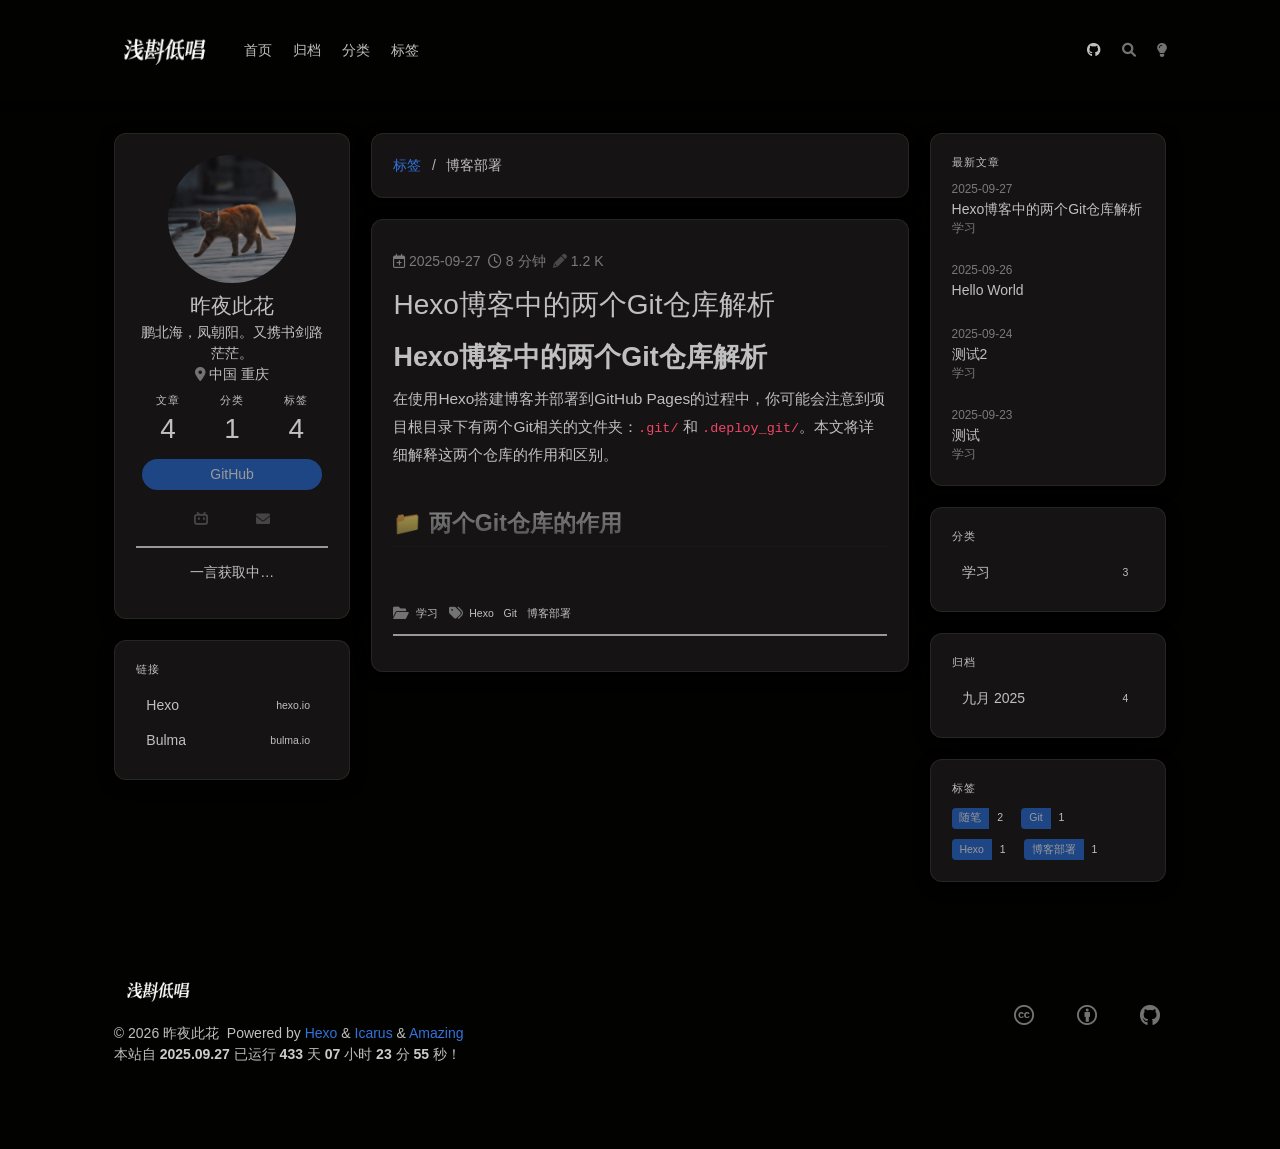
<file: tags/博客部署/index.html>
<!doctype html>
<html lang="zh"><head><meta charset="utf-8"><meta name="viewport" content="width=device-width, initial-scale=1, maximum-scale=1"><meta><title>标签: 博客部署 - 浅斟低唱</title><link rel="manifest" href="/manifest.json"><meta name="application-name" content="浅斟低唱"><meta name="msapplication-TileImage" content="/img/favicon.svg"><meta name="apple-mobile-web-app-capable" content="yes"><meta name="apple-mobile-web-app-title" content="浅斟低唱"><meta name="apple-mobile-web-app-status-bar-style" content="default"><meta property="og:type" content="blog"><meta property="og:title" content="浅斟低唱"><meta property="og:url" content="https://zych2023.github.io/"><meta property="og:site_name" content="浅斟低唱"><meta property="og:locale" content="zh_CN"><meta property="og:image" content="https://zych2023.github.io/img/zych.jpg"><meta property="article:author" content="昨夜此花"><meta property="twitter:card" content="summary"><meta property="twitter:image:src" content="https://zych2023.github.io/img/zych.jpg"><script type="application/ld+json">{"@context":"https://schema.org","@type":"BlogPosting","mainEntityOfPage":{"@type":"WebPage","@id":"http://example.com"},"headline":"浅斟低唱","image":["https://zych2023.github.io/img/og_image.png"],"author":{"@type":"Person","name":"昨夜此花"},"publisher":{"@type":"Organization","logo":{"@type":"ImageObject"}},"description":""}</script><link rel="icon" href="/img/favicon.svg"><meta name="referrer" content="no-referrer-when-downgrade"><link rel="stylesheet" href="/css/vendor/fa/css/all.min.css"><link rel="stylesheet" href="/css/vendor/highlight.min.css"><link rel="stylesheet" href="/css/default.css"><link rel="stylesheet" href="/css/fix.css"><script src="/js/vendor/jquery.min.js"></script><script src="/js/globalUtils.js"></script><style>body>.footer,body>.navbar,body>.section{opacity:0}</style><!--!--><!--!--><!--!--><link rel="stylesheet" href="/css/vendor/lightgallery.min.css"><link rel="stylesheet" href="/css/vendor/justifiedGallery.min.css"><!--!--><!--!--><style>.pace{-webkit-pointer-events:none;pointer-events:none;-webkit-user-select:none;-moz-user-select:none;user-select:none}.pace-inactive{display:none}.pace .pace-progress{background:#3273dc;position:fixed;z-index:2000;top:0;right:100%;width:100%;height:2px}</style><script src="/js/vendor/pace.min.js"></script><!-- hexo injector head_end start --><script>
  (function () {
      function switchTab() {
          if (!location.hash) {
            return;
          }

          const id = '#' + CSS.escape(location.hash.substring(1));
          const $tabMenu = document.querySelector(`.tabs a[href="${id}"]`);
          if (!$tabMenu) {
            return;
          }

          const $tabMenuContainer = $tabMenu.parentElement.parentElement;
          Array.from($tabMenuContainer.children).forEach($menu => $menu.classList.remove('is-active'));
          Array.from($tabMenuContainer.querySelectorAll('a'))
              .map($menu => document.getElementById($menu.getAttribute("href").substring(1)))
              .forEach($content => $content.classList.add('is-hidden'));

          if ($tabMenu) {
              $tabMenu.parentElement.classList.add('is-active');
          }
          const $activeTab = document.querySelector(id);
          if ($activeTab) {
              $activeTab.classList.remove('is-hidden');
          }
      }
      switchTab();
      window.addEventListener('hashchange', switchTab, false);
  })();
  </script><!-- hexo injector head_end end --><meta name="generator" content="Hexo 7.3.0"></head><body class="is-3-column has-navbar-fixed-top"><nav class="navbar navbar-main is-fixed-top"><div class="container navbar-container"><div class="navbar-brand justify-content-center"><a class="navbar-item navbar-logo" href="/"><img src="/img/logo1.png" alt="浅斟低唱" height="28"></a></div><div class="navbar-menu"><div class="navbar-start"><a class="navbar-item" href="/">首页</a><a class="navbar-item" href="/archives">归档</a><a class="navbar-item" href="/categories">分类</a><a class="navbar-item" href="/tags">标签</a></div><div class="navbar-end"><a class="navbar-item" target="_blank" rel="noopener" title="GitHub" href="https://github.com/zych2023"><i class="fab fa-github"></i></a><a class="navbar-item search" title="搜索" href="javascript:;"><i class="fas fa-search"></i></a><a class="navbar-item" id="night-nav" title="Night Mode" href="javascript:;"><i class="fas fa-moon" id="night-icon"></i></a></div></div></div></nav><script type="text/javascript" src="/js/theme-setting.js"></script><section class="section"><div class="container"><div class="columns"><div class="column order-2 column-main is-8-tablet is-8-desktop is-6-widescreen"><div class="card"><div class="card-content"><nav class="breadcrumb" aria-label="breadcrumbs"><ul><li><a href="/tags/">标签</a></li><li class="is-active"><a href="#" aria-current="page">博客部署</a></li></ul></nav></div></div><!--!--><div class="card"><article class="card-content article" role="article"><div class="article-meta size-small is-uppercase level is-mobile"><div class="level-left"><i class="far fa-calendar-plus"> </i>2025-09-27  <span class="level-item"><i class="far fa-clock"> </i>8 分钟  <i class="fas fa-pencil-alt"> </i>1.2 k</span></div></div><h1 class="title is-3 is-size-4-mobile"><a class="link-muted" href="/2025/09/27/hexo-git-repositories-explanation/">Hexo博客中的两个Git仓库解析</a></h1><div class="content"><h1 id="Hexo博客中的两个Git仓库解析"><a href="#Hexo博客中的两个Git仓库解析" class="headerlink" title="Hexo博客中的两个Git仓库解析"></a>Hexo博客中的两个Git仓库解析</h1><p>在使用Hexo搭建博客并部署到GitHub Pages的过程中，你可能会注意到项目根目录下有两个Git相关的文件夹：<code>.git/</code> 和 <code>.deploy_git/</code>。本文将详细解释这两个仓库的作用和区别。</p>
<h2 id="📁-两个Git仓库的作用"><a href="#📁-两个Git仓库的作用" class="headerlink" title="📁 两个Git仓库的作用"></a>📁 两个Git仓库的作用</h2><h3 id="1-git-源码仓库"><a href="#1-git-源码仓库" class="headerlink" title="1. .git/ - 源码仓库"></a>1. <strong><code>.git/</code> - 源码仓库</strong></h3><p>这是您的<strong>博客源码</strong>仓库，包含：</p>
<ul>
<li>原始的Markdown文章文件</li>
<li>主题配置文件  </li>
<li>博客的配置文件（<code>_config.yml</code>）</li>
<li>主题源码</li>
<li>所有开发相关的文件</li>
</ul>
<p><strong>远程仓库地址</strong>: <code>https://github.com/zych2023/ceshi.git</code></p>
<h3 id="2-deploy-git-部署仓库"><a href="#2-deploy-git-部署仓库" class="headerlink" title="2. .deploy_git/ - 部署仓库"></a>2. <strong><code>.deploy_git/</code> - 部署仓库</strong></h3><p>这是Hexo自动创建的<strong>部署专用</strong>仓库，包含：</p>
<ul>
<li>生成的静态网站文件（HTML、CSS、JS）</li>
<li>已编译的主题样式</li>
<li>优化后的图片和资源文件</li>
</ul>
<p><strong>远程仓库地址</strong>: <code>https://github.com/zych2023/zych2023.github.io.git</code></p>
<h2 id="🔄-工作流程"><a href="#🔄-工作流程" class="headerlink" title="🔄 工作流程"></a>🔄 工作流程</h2><p>整个工作流程如下：</p>
<ol>
<li><strong>开发阶段</strong>: 在源码仓库中编写文章、修改配置</li>
<li><strong>生成阶段</strong>: 运行 <code>hexo generate</code> 生成静态文件到 <code>public/</code> 目录</li>
<li><strong>部署阶段</strong>: 运行 <code>hexo deploy</code> 将静态文件推送到部署仓库</li>
<li><strong>发布阶段</strong>: GitHub Pages 自动从部署仓库构建网站</li>
</ol>
<figure class="highlight plaintext"><table><tr><td class="gutter"><pre><span class="line">1</span><br><span class="line">2</span><br><span class="line">3</span><br><span class="line">4</span><br><span class="line">5</span><br><span class="line">6</span><br><span class="line">7</span><br></pre></td><td class="code"><pre><span class="line">graph TD</span><br><span class="line">    A[源码仓库 ceshi.git] --&gt; B[hexo generate]</span><br><span class="line">    B --&gt; C[生成静态文件]</span><br><span class="line">    C --&gt; D[.deploy_git/ 目录]</span><br><span class="line">    D --&gt; E[hexo deploy]</span><br><span class="line">    E --&gt; F[推送到 zuoyecihua2023.github.io.git]</span><br><span class="line">    F --&gt; G[GitHub Pages 网站]</span><br></pre></td></tr></table></figure>

<h2 id="💡-为什么要分开？"><a href="#💡-为什么要分开？" class="headerlink" title="💡 为什么要分开？"></a>💡 为什么要分开？</h2><h3 id="1-源码安全"><a href="#1-源码安全" class="headerlink" title="1. 源码安全"></a>1. <strong>源码安全</strong></h3><p>源代码和配置文件保存在 <code>ceshi</code> 仓库中，便于版本控制和协作。即使部署出现问题，源码仍然安全。</p>
<h3 id="2-部署效率"><a href="#2-部署效率" class="headerlink" title="2. 部署效率"></a>2. <strong>部署效率</strong></h3><p>只推送编译后的静态文件到 GitHub Pages，减少部署时间和仓库大小。</p>
<h3 id="3-分离关注点"><a href="#3-分离关注点" class="headerlink" title="3. 分离关注点"></a>3. <strong>分离关注点</strong></h3><p>开发和部署分离，更清晰的管理方式：</p>
<ul>
<li>源码仓库专注于内容创作和配置管理</li>
<li>部署仓库专注于网站发布</li>
</ul>
<h3 id="4-GitHub-Pages要求"><a href="#4-GitHub-Pages要求" class="headerlink" title="4. GitHub Pages要求"></a>4. <strong>GitHub Pages要求</strong></h3><p>GitHub Pages 通常要求仓库名为 <code>username.github.io</code> 格式，而源码仓库可以使用任意名称。</p>
<h2 id="🛠-常用命令"><a href="#🛠-常用命令" class="headerlink" title="🛠 常用命令"></a>🛠 常用命令</h2><h3 id="开发和部署命令"><a href="#开发和部署命令" class="headerlink" title="开发和部署命令"></a>开发和部署命令</h3><figure class="highlight bash"><table><tr><td class="gutter"><pre><span class="line">1</span><br><span class="line">2</span><br><span class="line">3</span><br><span class="line">4</span><br><span class="line">5</span><br><span class="line">6</span><br><span class="line">7</span><br><span class="line">8</span><br><span class="line">9</span><br><span class="line">10</span><br><span class="line">11</span><br><span class="line">12</span><br><span class="line">13</span><br><span class="line">14</span><br><span class="line">15</span><br></pre></td><td class="code"><pre><span class="line"><span class="comment"># 清理生成的文件</span></span><br><span class="line">hexo clean</span><br><span class="line"></span><br><span class="line"><span class="comment"># 生成静态文件</span></span><br><span class="line">hexo generate</span><br><span class="line"><span class="comment"># 或简写</span></span><br><span class="line">hexo g</span><br><span class="line"></span><br><span class="line"><span class="comment"># 部署到GitHub Pages</span></span><br><span class="line">hexo deploy</span><br><span class="line"><span class="comment"># 或简写</span></span><br><span class="line">hexo d</span><br><span class="line"></span><br><span class="line"><span class="comment"># 一键部署（推荐）</span></span><br><span class="line">hexo clean &amp;&amp; hexo g &amp;&amp; hexo d</span><br></pre></td></tr></table></figure>

<h3 id="Git管理命令"><a href="#Git管理命令" class="headerlink" title="Git管理命令"></a>Git管理命令</h3><figure class="highlight bash"><table><tr><td class="gutter"><pre><span class="line">1</span><br><span class="line">2</span><br><span class="line">3</span><br><span class="line">4</span><br><span class="line">5</span><br><span class="line">6</span><br><span class="line">7</span><br></pre></td><td class="code"><pre><span class="line"><span class="comment"># 管理源码（在项目根目录）</span></span><br><span class="line">git add .</span><br><span class="line">git commit -m <span class="string">&quot;更新博客内容&quot;</span></span><br><span class="line">git push origin main</span><br><span class="line"></span><br><span class="line"><span class="comment"># 部署仓库由 hexo deploy 自动管理</span></span><br><span class="line"><span class="comment"># 无需手动操作 .deploy_git/ 目录</span></span><br></pre></td></tr></table></figure>

<h2 id="📂-目录结构对比"><a href="#📂-目录结构对比" class="headerlink" title="📂 目录结构对比"></a>📂 目录结构对比</h2><h3 id="源码仓库内容"><a href="#源码仓库内容" class="headerlink" title="源码仓库内容"></a>源码仓库内容</h3><figure class="highlight plaintext"><table><tr><td class="gutter"><pre><span class="line">1</span><br><span class="line">2</span><br><span class="line">3</span><br><span class="line">4</span><br><span class="line">5</span><br><span class="line">6</span><br><span class="line">7</span><br><span class="line">8</span><br></pre></td><td class="code"><pre><span class="line">my-blog/</span><br><span class="line">├── .git/                    # 源码版本控制</span><br><span class="line">├── source/</span><br><span class="line">│   └── _posts/             # Markdown 文章</span><br><span class="line">├── themes/                 # 主题文件</span><br><span class="line">├── _config.yml             # 博客配置</span><br><span class="line">├── _config.amazing.yml     # 主题配置</span><br><span class="line">└── package.json            # 依赖管理</span><br></pre></td></tr></table></figure>

<h3 id="部署仓库内容"><a href="#部署仓库内容" class="headerlink" title="部署仓库内容"></a>部署仓库内容</h3><figure class="highlight plaintext"><table><tr><td class="gutter"><pre><span class="line">1</span><br><span class="line">2</span><br><span class="line">3</span><br><span class="line">4</span><br><span class="line">5</span><br><span class="line">6</span><br><span class="line">7</span><br><span class="line">8</span><br></pre></td><td class="code"><pre><span class="line">.deploy_git/</span><br><span class="line">├── .git/                   # 部署版本控制</span><br><span class="line">├── index.html              # 首页</span><br><span class="line">├── archives/               # 归档页面</span><br><span class="line">├── css/                    # 样式文件</span><br><span class="line">├── js/                     # 脚本文件</span><br><span class="line">├── img/                    # 图片资源</span><br><span class="line">└── 2025/09/27/             # 按日期组织的文章页面</span><br></pre></td></tr></table></figure>

<h2 id="⚠-注意事项"><a href="#⚠-注意事项" class="headerlink" title="⚠ 注意事项"></a>⚠ 注意事项</h2><ol>
<li><p><strong>不要手动修改 <code>.deploy_git/</code> 目录</strong></p>
<ul>
<li>该目录由 Hexo 自动管理</li>
<li>手动修改会在下次部署时被覆盖</li>
</ul>
</li>
<li><p><strong>源码备份很重要</strong></p>
<ul>
<li>定期将源码推送到远程仓库</li>
<li>建议设置自动备份脚本</li>
</ul>
</li>
<li><p><strong>部署前先生成</strong></p>
<ul>
<li>确保运行 <code>hexo generate</code> 后再部署</li>
<li>推荐使用 <code>hexo clean &amp;&amp; hexo g &amp;&amp; hexo d</code> 完整流程</li>
</ul>
</li>
<li><p><strong>主题更新后记得部署</strong></p>
<ul>
<li>修改主题配置后需要重新生成和部署</li>
<li>自定义样式修改后也需要重新部署</li>
</ul>
</li>
</ol>
<h2 id="🎯-最佳实践"><a href="#🎯-最佳实践" class="headerlink" title="🎯 最佳实践"></a>🎯 最佳实践</h2><ol>
<li><p><strong>版本控制策略</strong></p>
<ul>
<li>源码仓库：管理文章、配置、主题修改</li>
<li>部署仓库：由 Hexo 自动管理，无需人工干预</li>
</ul>
</li>
<li><p><strong>开发流程</strong></p>
<figure class="highlight bash"><table><tr><td class="gutter"><pre><span class="line">1</span><br><span class="line">2</span><br><span class="line">3</span><br><span class="line">4</span><br><span class="line">5</span><br><span class="line">6</span><br><span class="line">7</span><br><span class="line">8</span><br><span class="line">9</span><br><span class="line">10</span><br><span class="line">11</span><br><span class="line">12</span><br><span class="line">13</span><br><span class="line">14</span><br></pre></td><td class="code"><pre><span class="line"><span class="comment"># 1. 创建新文章</span></span><br><span class="line">hexo new post <span class="string">&quot;文章标题&quot;</span></span><br><span class="line"></span><br><span class="line"><span class="comment"># 2. 编写内容</span></span><br><span class="line"><span class="comment"># 编辑 source/_posts/文章标题.md</span></span><br><span class="line"></span><br><span class="line"><span class="comment"># 3. 本地预览</span></span><br><span class="line">hexo server</span><br><span class="line"></span><br><span class="line"><span class="comment"># 4. 部署发布</span></span><br><span class="line">hexo clean &amp;&amp; hexo g &amp;&amp; hexo d</span><br><span class="line"></span><br><span class="line"><span class="comment"># 5. 源码备份</span></span><br><span class="line">git add . &amp;&amp; git commit -m <span class="string">&quot;新增文章&quot;</span> &amp;&amp; git push</span><br></pre></td></tr></table></figure>
</li>
<li><p><strong>多设备同步</strong></p>
<ul>
<li>在新设备上先克隆源码仓库</li>
<li>安装依赖：<code>npm install</code></li>
<li>继续正常的开发流程</li>
</ul>
</li>
</ol>
<h2 id="🔗-相关链接"><a href="#🔗-相关链接" class="headerlink" title="🔗 相关链接"></a>🔗 相关链接</h2><ul>
<li><a target="_blank" rel="noopener" href="https://hexo.io/docs/">Hexo官方文档</a></li>
<li><a target="_blank" rel="noopener" href="https://pages.github.com/">GitHub Pages文档</a></li>
<li><a target="_blank" rel="noopener" href="https://git-scm.com/doc">Git版本控制</a></li>
</ul>
<hr>
<p>这种双仓库的设计是Hexo博客的标准做法，确保了源码的安全性和部署的高效性。理解了这个机制，就能更好地管理和维护你的博客项目！✨</p>
</div><div class="index-category-tag"><div class="level-item"><i class="fas fa-folder-open has-text-grey"> </i><a class="article-more button is-small link-muted index-categories" href="/categories/%E5%AD%A6%E4%B9%A0/">学习</a></div>  <div class="level-item"><i class="fas fa-tags has-text-grey"> </i><a class="article-more button is-small link-muted index-tags" href="/tags/Hexo/">Hexo</a><span> </span><a class="article-more button is-small link-muted index-tags" href="/tags/Git/">Git</a><span> </span><a class="article-more button is-small link-muted index-tags" href="/tags/%E5%8D%9A%E5%AE%A2%E9%83%A8%E7%BD%B2/">博客部署</a></div><hr></div></article></div></div><div class="column column-left is-4-tablet is-4-desktop is-3-widescreen  order-1 is-sticky"><!--!--><div class="card widget" data-type="profile"><div class="card-content"><nav class="level"><div class="level-item has-text-centered flex-shrink-1"><div><figure class="image is-128x128 mx-auto mb-2"><img class="avatar is-rounded" src="/img/zuoyecihua2.jpg" alt="昨夜此花"></figure><p class="title is-size-4 is-block" style="line-height:inherit;">昨夜此花</p><p class="is-size-6 is-block">鹏北海，凤朝阳。又携书剑路茫茫。</p><p class="is-size-6 is-flex justify-content-center"><i class="fas fa-map-marker-alt mr-1"></i><span>中国 重庆</span></p></div></div></nav><nav class="level is-mobile"><div class="level-item has-text-centered is-marginless"><div><p class="heading">文章</p><a href="/archives/"><p class="title">4</p></a></div></div><div class="level-item has-text-centered is-marginless"><div><p class="heading">分类</p><a href="/categories/"><p class="title">1</p></a></div></div><div class="level-item has-text-centered is-marginless"><div><p class="heading">标签</p><a href="/tags/"><p class="title">4</p></a></div></div></nav><div class="has-text-centered" style="margin:1rem 0;"><a class="button is-primary is-rounded" href="https://github.com/zych2023" target="_blank" rel="noopener">GitHub</a></div><div class="field is-grouped is-grouped-centered"><p class="control"><a class="button is-rounded is-transparent is-marginless" target="_blank" rel="noopener" title="Bilibili" href="https://space.bilibili.com/1636509323"><i class="fab fa-bilibili"></i></a></p><p class="control"><a class="button is-rounded is-transparent is-marginless" target="_blank" rel="noopener" title="Email" href="mailto:2476518922@qq.com"><i class="fas fa-envelope"></i></a></p></div><div><hr><p id="hitokoto">一言获取中…</p><script type="text/javascript">
(function () {
    // 一言分类：a动画 b漫画 c游戏 d文学 h影视 i诗词 k哲学
    var CATS = ['a', 'b', 'c', 'd', 'h', 'i', 'k'];
    var queue = [];
    var refilling = false;

    function apiUrl() {
        // 随机参数绕过 API 短暂缓存，保证并行请求拿到不同句子
        return 'https://v1.hitokoto.cn/?encode=json&r=' + Date.now() + Math.random() + '&' + CATS.map(function (c) { return 'c=' + c; }).join('&');
    }

    function fetchOne() {
        return $.getJSON(apiUrl()).then(function (data) {
            if (data && data.hitokoto) { return data; }
            throw new Error('bad');
        }).catch(function () { return null; });
    }

    function refill(n) {
        if (refilling) { return Promise.resolve(); }
        refilling = true;
        var tasks = [];
        for (var i = 0; i < n; i++) { tasks.push(fetchOne()); }
        return Promise.all(tasks).then(function (items) {
            items.forEach(function (it) { if (it) { queue.push(it); } });
            refilling = false;
        });
    }

    function show(data) {
        $('#hitokoto').html(
            '<strong style="color: #3273dc;">' + data.hitokoto + '</strong>' +
            '<p style="margin:0.3rem 0 0;font-size:0.85rem;">来源《' + (data.from || '佚名') + '》</p>'
        );
    }

    // 点击：直接从本地队列取，秒切；快用完时后台补货
    $('#hitokoto').click(function () {
        if (queue.length > 0) {
            show(queue.shift());
            if (queue.length <= 2) { refill(4); }
        }
    });

    // 页面加载时预取一批，完成后自动展示第一条
    refill(6).then(function () {
        if (queue.length > 0) { show(queue.shift()); }
    });
})();
</script></div></div></div><div class="card widget" data-type="links"><div class="card-content"><div class="menu"><h3 class="menu-label">链接</h3><ul class="menu-list"><li><a class="level is-mobile" href="https://hexo.io" target="_blank" rel="noopener"><span class="level-left"><span class="level-item">Hexo</span></span><span class="level-right"><span class="level-item tag">hexo.io</span></span></a></li><li><a class="level is-mobile" href="https://bulma.io" target="_blank" rel="noopener"><span class="level-left"><span class="level-item">Bulma</span></span><span class="level-right"><span class="level-item tag">bulma.io</span></span></a></li></ul></div></div></div><div class="column-right-shadow is-hidden-widescreen"></div></div><div class="column column-right is-4-tablet is-4-desktop is-3-widescreen is-hidden-touch is-hidden-desktop-only order-3"><div class="card widget"><div class="card-content"><h3 class="menu-label">最新文章</h3><article class="media"><div class="media-content"><p class="date"><time dateTime="2025-09-27T08:30:00.000Z">2025-09-27</time></p><p class="title"><a href="/2025/09/27/hexo-git-repositories-explanation/">Hexo博客中的两个Git仓库解析</a></p><p class="categories"><a href="/categories/%E5%AD%A6%E4%B9%A0/">学习</a></p></div></article><article class="media"><div class="media-content"><p class="date"><time dateTime="2025-09-26T14:51:49.483Z">2025-09-26</time></p><p class="title"><a href="/2025/09/26/hello-world/">Hello World</a></p></div></article><article class="media"><div class="media-content"><p class="date"><time dateTime="2025-09-24T10:00:00.000Z">2025-09-24</time></p><p class="title"><a href="/2025/09/24/xx/">测试2</a></p><p class="categories"><a href="/categories/%E5%AD%A6%E4%B9%A0/">学习</a></p></div></article><article class="media"><div class="media-content"><p class="date"><time dateTime="2025-09-23T08:00:00.000Z">2025-09-23</time></p><p class="title"><a href="/2025/09/23/Hexo%20+%20NexT%20%E5%8D%9A%E5%AE%A2/">测试</a></p><p class="categories"><a href="/categories/%E5%AD%A6%E4%B9%A0/">学习</a></p></div></article></div></div><div class="card widget"><div class="card-content"><div class="menu"><h3 class="menu-label">分类</h3><ul class="menu-list"><li><a class="level is-mobile is-marginless" href="/categories/%E5%AD%A6%E4%B9%A0/"><span class="level-start"><span class="level-item">学习</span></span><span class="level-end"><span class="level-item tag">3</span></span></a></li></ul></div></div></div><div class="card widget"><div class="card-content"><div class="menu"><h3 class="menu-label">归档</h3><ul class="menu-list"><li><a class="level is-mobile is-marginless" href="/archives/2025/09/"><span class="level-start"><span class="level-item">九月 2025</span></span><span class="level-end"><span class="level-item tag">4</span></span></a></li></ul></div></div></div><div class="card widget"><div class="card-content"><div class="menu"><h3 class="menu-label">标签</h3><div class="field is-grouped is-grouped-multiline"><div class="control"><a class="tags has-addons" href="/tags/%E9%9A%8F%E7%AC%94/"><span class="tag">随笔</span><span class="tag is-grey-lightest">2</span></a></div><div class="control"><a class="tags has-addons" href="/tags/Git/"><span class="tag">Git</span><span class="tag is-grey-lightest">1</span></a></div><div class="control"><a class="tags has-addons" href="/tags/Hexo/"><span class="tag">Hexo</span><span class="tag is-grey-lightest">1</span></a></div><div class="control"><a class="tags has-addons" href="/tags/%E5%8D%9A%E5%AE%A2%E9%83%A8%E7%BD%B2/"><span class="tag">博客部署</span><span class="tag is-grey-lightest">1</span></a></div></div></div></div></div><!--!--></div></div></div></section><footer class="footer"><div class="container"><div class="level"><div class="level-start"><a class="footer-logo is-block mb-2" href="/"><img src="/img/logo1.png" alt="浅斟低唱" height="28"></a><p class="size-small"><span>&copy; 2026 昨夜此花</span>  Powered by <a href="https://hexo.io/" target="_blank">Hexo</a> &amp; <a href="https://github.com/ppoffice/hexo-theme-icarus" target="_blank">Icarus</a> &amp; <a href="https://github.com/removeif/hexo-theme-amazing" target="_blank">Amazing</a> <br><span><span id="statistic-times">loading...</span><script>function createTime(time) {
            var n = new Date(time);
            now.setTime(now.getTime() + 250),
                days = (now - n) / 1e3 / 60 / 60 / 24,
                dnum = Math.floor(days),
                hours = (now - n) / 1e3 / 60 / 60 - 24 * dnum,
                hnum = Math.floor(hours),
            1 == String(hnum).length && (hnum = "0" + hnum),
                minutes = (now - n) / 1e3 / 60 - 1440 * dnum - 60 * hnum,
                mnum = Math.floor(minutes),
            1 == String(mnum).length && (mnum = "0" + mnum),
                seconds = (now - n) / 1e3 - 86400 * dnum - 3600 * hnum - 60 * mnum,
                snum = Math.round(seconds),
            1 == String(snum).length && (snum = "0" + snum),
                document.getElementById("statistic-times").innerHTML = "本站自 <strong>"+time.split(" ")[0].replace(/\//g,".")+"</strong> 已运行 <strong>" + dnum + "</strong> 天 <strong>" + hnum + "</strong> 小时 <strong>" + mnum + "</strong> 分 <strong>" + snum + "</strong> 秒！";
        }var now = new Date();setInterval("createTime('2025/09/27 14:42:00')", 250,"");</script><br></span></p></div><div class="level-end"><div class="field has-addons"><p class="control"><a class="button is-transparent is-large" target="_blank" rel="noopener" title="Creative Commons" href="https://creativecommons.org/"><i class="fab fa-creative-commons"></i></a></p><p class="control"><a class="button is-transparent is-large" target="_blank" rel="noopener" title="Attribution 4.0 International" href="https://creativecommons.org/licenses/by/4.0/"><i class="fab fa-creative-commons-by"></i></a></p><p class="control"><a class="button is-transparent is-large" target="_blank" rel="noopener" title="GitHub" href="https://github.com/zych2023"><i class="fab fa-github"></i></a></p></div></div></div></div></footer><script src="/js/vendor/moment.min.js"></script><script src="/js/vendor/clipboard.min.js" async></script><script>moment.locale("zh-cn");</script><script>var IcarusThemeSettings = {
            article: {
                highlight: {
                    clipboard: true,
                    fold: 'unfolded'
                }
            }
        };</script><script src="/js/column.js"></script><script src="/js/animation.js"></script><a id="back-to-top" title="回到顶端" href="javascript:;"><i class="fas fa-chevron-up"></i></a><script src="/js/back_to_top.js" defer></script><!--!--><!--!--><!--!--><script src="/js/vendor/lightgallery.min.js" defer></script><script src="/js/vendor/justifiedGallery.min.js" defer></script><script>window.addEventListener("load", () => {
            if (typeof $.fn.lightGallery === 'function') {
                $('.article').lightGallery({ selector: '.gallery-item' });
            }
            if (typeof $.fn.justifiedGallery === 'function') {
                if ($('.justified-gallery > p > .gallery-item').length) {
                    $('.justified-gallery > p > .gallery-item').unwrap();
                }
                $('.justified-gallery').justifiedGallery();
            }
        });</script><!--!--><!--!--><!--!--><script src="/js/main.js" defer></script><div class="searchbox"><div class="searchbox-container"><div class="searchbox-header"><div class="searchbox-input-container"><input class="searchbox-input" type="text" placeholder="想要查找什么..."></div><a class="searchbox-close" href="javascript:;">×</a></div><div class="searchbox-body"></div></div></div><script data-pjax src="/js/insight.js" defer></script><script data-pjax>document.addEventListener('DOMContentLoaded', function () {
            loadInsight({"contentUrl":"/content.json"}, {"hint":"想要查找什么...","untitled":"(无标题)","posts":"文章","pages":"页面","categories":"分类","tags":"标签"});
        });</script><script src="/js/vendor/pjax.js"></script><script type="text/javascript">var pjax = new Pjax({
            elements: "a",//代表点击链接就更新
            selectors: [  //代表要更新的节点
                ".section",
                "title"
            ],
            cache: true,
            cacheBust:false
        })

        // 开始 PJAX 执行的函数
        document.addEventListener('pjax:send', function () {
        });
        
        // PJAX 完成之后执行的函数，可以和上面的重载放在一起
        document.addEventListener('pjax:complete', function () {
            $(".section").css({opacity:1});
            if(false){
                $.getScript('/js/comment-issue-data.js',function(){loadIssueData('undefined','undefined','undefined','undefined',undefined);});
            }
            loadMainJs(jQuery, window.moment, window.ClipboardJS, window.IcarusThemeSettings);
            loadBackTop();
            if(typeof loadBanner == 'function'){
                loadBanner();
            }
        });</script></body></html>
</file>
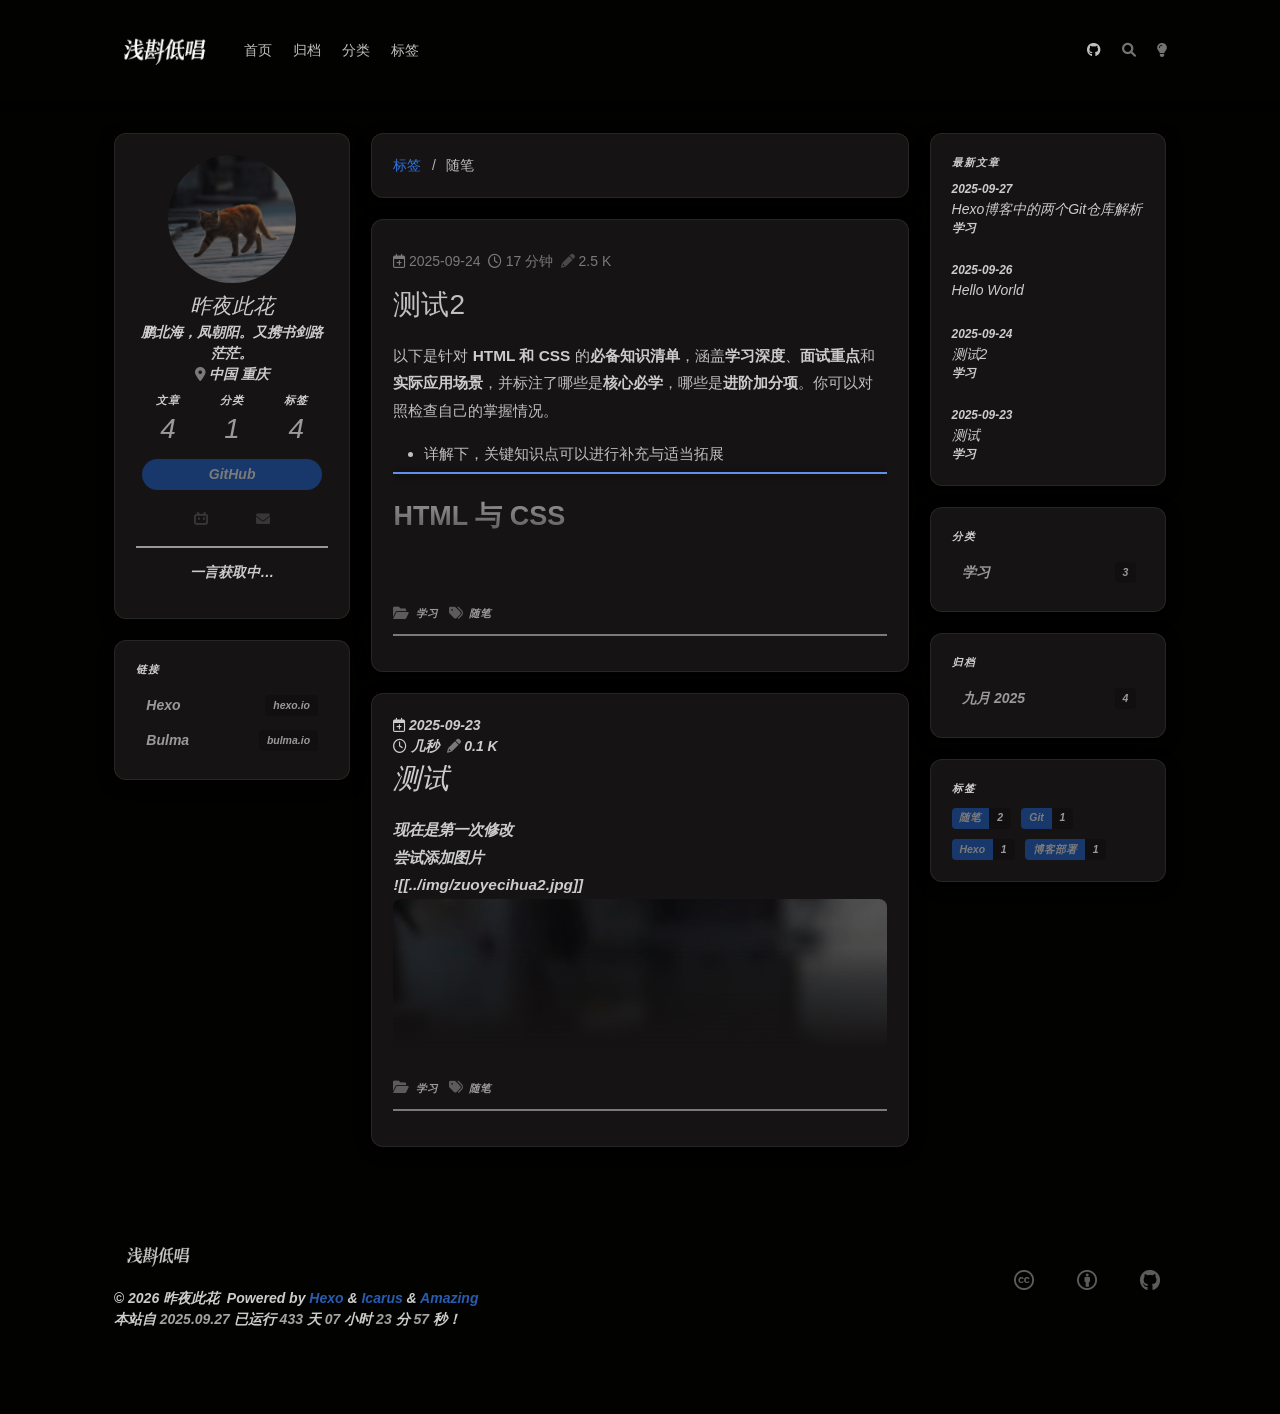
<file: tags/随笔/index.html>
<!doctype html>
<html lang="zh"><head><meta charset="utf-8"><meta name="viewport" content="width=device-width, initial-scale=1, maximum-scale=1"><meta><title>标签: 随笔 - 浅斟低唱</title><link rel="manifest" href="/manifest.json"><meta name="application-name" content="浅斟低唱"><meta name="msapplication-TileImage" content="/img/favicon.svg"><meta name="apple-mobile-web-app-capable" content="yes"><meta name="apple-mobile-web-app-title" content="浅斟低唱"><meta name="apple-mobile-web-app-status-bar-style" content="default"><meta property="og:type" content="blog"><meta property="og:title" content="浅斟低唱"><meta property="og:url" content="https://zych2023.github.io/"><meta property="og:site_name" content="浅斟低唱"><meta property="og:locale" content="zh_CN"><meta property="og:image" content="https://zych2023.github.io/img/zych.jpg"><meta property="article:author" content="昨夜此花"><meta property="twitter:card" content="summary"><meta property="twitter:image:src" content="https://zych2023.github.io/img/zych.jpg"><script type="application/ld+json">{"@context":"https://schema.org","@type":"BlogPosting","mainEntityOfPage":{"@type":"WebPage","@id":"http://example.com"},"headline":"浅斟低唱","image":["https://zych2023.github.io/img/og_image.png"],"author":{"@type":"Person","name":"昨夜此花"},"publisher":{"@type":"Organization","logo":{"@type":"ImageObject"}},"description":""}</script><link rel="icon" href="/img/favicon.svg"><meta name="referrer" content="no-referrer-when-downgrade"><link rel="stylesheet" href="/css/vendor/fa/css/all.min.css"><link rel="stylesheet" href="/css/vendor/highlight.min.css"><link rel="stylesheet" href="/css/default.css"><link rel="stylesheet" href="/css/fix.css"><script src="/js/vendor/jquery.min.js"></script><script src="/js/globalUtils.js"></script><style>body>.footer,body>.navbar,body>.section{opacity:0}</style><!--!--><!--!--><!--!--><link rel="stylesheet" href="/css/vendor/lightgallery.min.css"><link rel="stylesheet" href="/css/vendor/justifiedGallery.min.css"><!--!--><!--!--><style>.pace{-webkit-pointer-events:none;pointer-events:none;-webkit-user-select:none;-moz-user-select:none;user-select:none}.pace-inactive{display:none}.pace .pace-progress{background:#3273dc;position:fixed;z-index:2000;top:0;right:100%;width:100%;height:2px}</style><script src="/js/vendor/pace.min.js"></script><!-- hexo injector head_end start --><script>
  (function () {
      function switchTab() {
          if (!location.hash) {
            return;
          }

          const id = '#' + CSS.escape(location.hash.substring(1));
          const $tabMenu = document.querySelector(`.tabs a[href="${id}"]`);
          if (!$tabMenu) {
            return;
          }

          const $tabMenuContainer = $tabMenu.parentElement.parentElement;
          Array.from($tabMenuContainer.children).forEach($menu => $menu.classList.remove('is-active'));
          Array.from($tabMenuContainer.querySelectorAll('a'))
              .map($menu => document.getElementById($menu.getAttribute("href").substring(1)))
              .forEach($content => $content.classList.add('is-hidden'));

          if ($tabMenu) {
              $tabMenu.parentElement.classList.add('is-active');
          }
          const $activeTab = document.querySelector(id);
          if ($activeTab) {
              $activeTab.classList.remove('is-hidden');
          }
      }
      switchTab();
      window.addEventListener('hashchange', switchTab, false);
  })();
  </script><!-- hexo injector head_end end --><meta name="generator" content="Hexo 7.3.0"></head><body class="is-3-column has-navbar-fixed-top"><nav class="navbar navbar-main is-fixed-top"><div class="container navbar-container"><div class="navbar-brand justify-content-center"><a class="navbar-item navbar-logo" href="/"><img src="/img/logo1.png" alt="浅斟低唱" height="28"></a></div><div class="navbar-menu"><div class="navbar-start"><a class="navbar-item" href="/">首页</a><a class="navbar-item" href="/archives">归档</a><a class="navbar-item" href="/categories">分类</a><a class="navbar-item" href="/tags">标签</a></div><div class="navbar-end"><a class="navbar-item" target="_blank" rel="noopener" title="GitHub" href="https://github.com/zych2023"><i class="fab fa-github"></i></a><a class="navbar-item search" title="搜索" href="javascript:;"><i class="fas fa-search"></i></a><a class="navbar-item" id="night-nav" title="Night Mode" href="javascript:;"><i class="fas fa-moon" id="night-icon"></i></a></div></div></div></nav><script type="text/javascript" src="/js/theme-setting.js"></script><section class="section"><div class="container"><div class="columns"><div class="column order-2 column-main is-8-tablet is-8-desktop is-6-widescreen"><div class="card"><div class="card-content"><nav class="breadcrumb" aria-label="breadcrumbs"><ul><li><a href="/tags/">标签</a></li><li class="is-active"><a href="#" aria-current="page">随笔</a></li></ul></nav></div></div><!--!--><div class="card"><article class="card-content article" role="article"><div class="article-meta size-small is-uppercase level is-mobile"><div class="level-left"><i class="far fa-calendar-plus"> </i>2025-09-24  <span class="level-item"><i class="far fa-clock"> </i>17 分钟  <i class="fas fa-pencil-alt"> </i>2.5 k</span></div></div><h1 class="title is-3 is-size-4-mobile"><a class="link-muted" href="/2025/09/24/xx/">测试2</a></h1><div class="content"><p>以下是针对 <strong>HTML 和 CSS</strong> 的<strong>必备知识清单</strong>，涵盖<strong>学习深度</strong>、<strong>面试重点</strong>和<strong>实际应用场景</strong>，并标注了哪些是<strong>核心必学</strong>，哪些是<strong>进阶加分项</strong>。你可以对照检查自己的掌握情况。</p>
<ul>
<li>详解下，关键知识点可以进行补充与适当拓展</li>
</ul>
<hr>
<h1 id="HTML-与-CSS"><a href="#HTML-与-CSS" class="headerlink" title="HTML 与 CSS"></a>HTML 与 CSS</h1><h2 id="一、HTML-必备知识"><a href="#一、HTML-必备知识" class="headerlink" title="一、HTML 必备知识"></a><strong>一、HTML 必备知识</strong></h2><h3 id="1-基础结构与语义化（核心必学）"><a href="#1-基础结构与语义化（核心必学）" class="headerlink" title="[[1. 基础结构与语义化（核心必学）]]"></a><strong>[[1. 基础结构与语义化（核心必学）]]</strong></h3><ul>
<li><strong>DOCTYPE 声明</strong>：<code>&lt;!DOCTYPE html&gt;</code> 的作用。</li>
<li><strong>基本结构</strong>：<code>&lt;html&gt;</code>、<code>&lt;head&gt;</code>、<code>&lt;body&gt;</code> 的用途。</li>
<li><strong>语义化标签</strong>（面试高频）：<ul>
<li><code>&lt;header&gt;</code>、<code>&lt;footer&gt;</code>、<code>&lt;nav&gt;</code>、<code>&lt;article&gt;</code>、<code>&lt;section&gt;</code>、<code>&lt;aside&gt;</code>  </li>
<li>为什么用语义化标签？（SEO、可访问性、代码可读性）</li>
</ul>
</li>
<li><strong>常用标签</strong>：<ul>
<li>文本：<code>&lt;h1&gt;</code>~&#96;<h6><code>、</code><p><code>、</code><span><code>、</code><strong><code>、</code><em>&#96;  </li>
<li>列表：<code>&lt;ul&gt;</code>、<code>&lt;ol&gt;</code>、<code>&lt;li&gt;</code>  </li>
<li>表格：<code>&lt;table&gt;</code>、<code>&lt;tr&gt;</code>、<code>&lt;td&gt;</code>、<code>&lt;th&gt;</code>（简单了解，现代开发较少用）  </li>
<li>表单：<code>&lt;form&gt;</code>、<code>&lt;input&gt;</code>、<code>&lt;textarea&gt;</code>、<code>&lt;select&gt;</code>、<code>&lt;button&gt;</code></li>
</ul>
</li>
</ul>
<p>✅ <strong>面试常见问题</strong>：  </p>
<ul>
<li>“什么是 HTML 5 语义化？举例说明。”  </li>
<li>“<code>&lt;div&gt;</code> 和 <code>&lt;section&gt;</code> 的区别是什么？”</li>
</ul>
<hr>
<h3 id="2-表单与交互（核心必学）"><a href="#2-表单与交互（核心必学）" class="headerlink" title="[[2. 表单与交互（核心必学）]]"></a><strong>[[2. 表单与交互（核心必学）]]</strong></h3><ul>
<li><strong>表单属性</strong>：<code>action</code>、<code>method</code>（GET&#x2F;POST）、<code>name</code>、<code>placeholder</code>、<code>required</code>  </li>
<li><strong>Input 类型</strong>：<code>text</code>、<code>password</code>、<code>email</code>、<code>number</code>、<code>date</code>、<code>checkbox</code>、<code>radio</code>  </li>
<li><strong>表单验证</strong>：HTML 5 原生验证（如 <code>pattern</code>、<code>min</code>、<code>max</code>），对比 JS 验证的优缺点。</li>
</ul>
<p>✅ <strong>面试常见问题</strong>：  </p>
<ul>
<li>“如何实现一个带验证的登录表单？”  </li>
<li>“<code>GET</code> 和 <code>POST</code> 请求的区别？”</li>
</ul>
<hr>
<h3 id="3-元信息与性能优化（进阶）"><a href="#3-元信息与性能优化（进阶）" class="headerlink" title="[[3. 元信息与性能优化（进阶）]]"></a><strong>[[3. 元信息与性能优化（进阶）]]</strong></h3><ul>
<li><strong><code>&lt;meta&gt;</code> 标签</strong>：<code>charset</code>、<code>viewport</code>（移动端适配）、<code>description</code>（SEO）  </li>
<li><strong>资源加载</strong>：<code>&lt;script&gt;</code> 的 <code>async</code> 和 <code>defer</code> 区别（面试高频）。  </li>
<li><strong>预加载</strong>：<code>&lt;link rel=&quot;preload&quot;&gt;</code>、<code>&lt;link rel=&quot;preconnect&quot;&gt;</code></li>
</ul>
<hr>
<h2 id="二、CSS-必备知识"><a href="#二、CSS-必备知识" class="headerlink" title="二、CSS 必备知识"></a><strong>二、CSS 必备知识</strong></h2><h3 id="1-基础选择器与盒模型（核心必学）"><a href="#1-基础选择器与盒模型（核心必学）" class="headerlink" title="[[1. 基础选择器与盒模型（核心必学）]]"></a><strong>[[1. 基础选择器与盒模型（核心必学）]]</strong></h3><ul>
<li><strong>选择器</strong>：  <ul>
<li>基础：<code>#id</code>、<code>.class</code>、<code>tag</code>  </li>
<li>组合：<code>div p</code>（后代）、<code>div &gt; p</code>（子元素）、<code>div + p</code>（相邻兄弟）  </li>
<li>伪类&#x2F;伪元素：<code>:hover</code>、<code>:focus</code>、<code>::before</code>、<code>::after</code>（面试高频）</li>
</ul>
</li>
<li><strong>盒模型</strong>：  <ul>
<li><code>content-box</code> vs <code>border-box</code>（面试必问）  </li>
<li><code>margin</code>、<code>padding</code>、<code>border</code> 的用法和塌陷问题</li>
</ul>
</li>
</ul>
<p>✅ <strong>面试常见问题</strong>：  </p>
<ul>
<li>“如何让一个元素水平垂直居中？”（至少掌握 3 种方法）  </li>
<li>“<code>box-sizing: border-box</code> 的作用是什么？”</li>
</ul>
<hr>
<h3 id="2-布局技术（核心必学）"><a href="#2-布局技术（核心必学）" class="headerlink" title="[[2. 布局技术（核心必学）]]"></a><strong>[[2. 布局技术（核心必学）]]</strong></h3><ul>
<li><strong>传统布局</strong>：  <ul>
<li><code>float</code> + <code>clearfix</code>（了解即可，现代开发少用）  </li>
<li><code>position</code>：<code>relative</code>、<code>absolute</code>、<code>fixed</code>、<code>sticky</code>（面试高频）</li>
</ul>
</li>
<li><strong>Flexbox</strong>（必学）：  <ul>
<li><code>display: flex</code>、<code>justify-content</code>、<code>align-items</code>、<code>flex-direction</code>  </li>
<li>实现响应式导航栏、卡片布局</li>
</ul>
</li>
<li><strong>[[Grid]]</strong>（加分项）： </li>
<li><a target="_blank" rel="noopener" href="https://developer.mozilla.org/zh-CN/docs/Web/CSS/grid">grid - CSS：层叠样式表 | MDN</a><ul>
<li><code>display: grid</code>、<code>grid-template-columns</code>、<code>gap</code>  </li>
<li>实现复杂网格布局</li>
</ul>
</li>
</ul>
<p>✅ <strong>面试常见问题</strong>：  </p>
<ul>
<li>“Flexbox 和 Grid 的区别？各自适用场景？”  </li>
<li>“如何实现一个圣杯布局？”</li>
</ul>
<hr>
<h3 id="3-响应式设计（核心必学）"><a href="#3-响应式设计（核心必学）" class="headerlink" title="[[3. 响应式设计（核心必学）]]"></a><strong>[[3. 响应式设计（核心必学）]]</strong></h3><ul>
<li><strong>媒体查询（Media Queries）</strong>：  <ul>
<li><code>@media (max-width: 768px)</code> 适配移动端</li>
</ul>
</li>
<li><strong>移动端适配</strong>：  <ul>
<li><code>viewport</code> 设置：<code>&lt;meta name=&quot;viewport&quot; content=&quot;width=device-width, initial-scale=1&quot;&gt;</code>  </li>
<li>单位选择：<code>rem</code>（基于根字体）、<code>vw/vh</code>（视窗单位）</li>
</ul>
</li>
</ul>
<p>✅ <strong>面试常见问题</strong>：  </p>
<ul>
<li>“如何实现一个响应式网页？”  </li>
<li>“<code>px</code>、<code>em</code>、<code>rem</code> 的区别？”</li>
</ul>
<hr>
<h3 id="4-动画与性能（进阶）"><a href="#4-动画与性能（进阶）" class="headerlink" title="[[4. 动画与性能（进阶）]]"></a><strong>[[4. 动画与性能（进阶）]]</strong></h3><ul>
<li><strong>过渡与动画</strong>：  <ul>
<li><code>transition</code>：<code>hover</code> 渐变效果  </li>
<li><code>@keyframes</code> + <code>animation</code>：复杂动画</li>
</ul>
</li>
<li><strong>性能优化</strong>：  <ul>
<li>减少重绘（<code>will-change</code>）、使用 <code>transform</code> 代替 <code>top/left</code></li>
</ul>
</li>
</ul>
<hr>
<h2 id="三、检查清单：你是否掌握了这些？"><a href="#三、检查清单：你是否掌握了这些？" class="headerlink" title="三、检查清单：你是否掌握了这些？"></a><strong>三、检查清单：你是否掌握了这些？</strong></h2><h3 id="HTML-部分"><a href="#HTML-部分" class="headerlink" title="HTML 部分"></a><strong>HTML 部分</strong></h3><ul>
<li><input disabled="" type="checkbox"> 能写出符合语义化的 HTML 5 结构。  </li>
<li><input disabled="" type="checkbox"> 能实现一个带验证的表单。  </li>
<li><input disabled="" type="checkbox"> 理解 <code>&lt;script&gt;</code> 的 <code>async</code> 和 <code>defer</code> 区别。</li>
</ul>
<h3 id="CSS-部分"><a href="#CSS-部分" class="headerlink" title="CSS 部分"></a><strong>CSS 部分</strong></h3><ul>
<li><input disabled="" type="checkbox"> 能用 Flexbox 实现常见布局（如导航栏、卡片列表）。  </li>
<li><input disabled="" type="checkbox"> 能处理盒模型塌陷问题（如 <code>margin-collapse</code>）。  </li>
<li><input disabled="" type="checkbox"> 能使用媒体查询实现响应式设计。</li>
</ul>
<hr>
<h2 id="四、面试必备知识总结"><a href="#四、面试必备知识总结" class="headerlink" title="四、面试必备知识总结"></a><strong>四、面试必备知识总结</strong></h2><table>
<thead>
<tr>
<th>分类</th>
<th>核心知识点</th>
<th>面试频率</th>
</tr>
</thead>
<tbody><tr>
<td><strong>HTML</strong></td>
<td>语义化标签、表单、<code>&lt;meta&gt;</code> 标签、<code>async/defer</code></td>
<td>⭐⭐⭐⭐</td>
</tr>
<tr>
<td><strong>CSS</strong></td>
<td>盒模型、Flexbox、Grid、居中方案、响应式设计</td>
<td>⭐⭐⭐⭐⭐</td>
</tr>
<tr>
<td><strong>加分项</strong></td>
<td>CSS 动画、性能优化、BEM 命名规范</td>
<td>⭐⭐</td>
</tr>
</tbody></table>
<hr>
<h2 id="五、学习建议"><a href="#五、学习建议" class="headerlink" title="五、学习建议"></a><strong>五、学习建议</strong></h2><ol>
<li><strong>优先掌握核心内容</strong>（语义化 HTML、Flexbox、响应式设计）。  </li>
<li><strong>动手实践</strong>：  <ul>
<li>用 HTML+CSS 克隆一个 <strong>Apple 官网首页</strong>（练习布局与响应式）。  </li>
<li>实现一个 <strong>交互式导航栏</strong>（hover 效果 + 移动端适配）。</li>
</ul>
</li>
<li><strong>面试前重点复习</strong>：  <ul>
<li>盒模型、Flexbox、居中方案、媒体查询。</li>
</ul>
</li>
</ol>
<p>如果有遗漏或想深入某个知识点，可以告诉我！ 💪</p>
<h1 id="JS"><a href="#JS" class="headerlink" title="JS"></a>JS</h1><p>以下是结合你的需求（为学习 React 做准备）设计的 <strong>JavaScript 高效学习路径</strong>，分阶段标注<strong>关键知识点</strong>、<strong>推荐资源</strong>及<strong>学习方法</strong>，并整合了多个权威来源的建议。</p>
<hr>
<h3 id="阶段一：JavaScript-核心基础（2-3-周）"><a href="#阶段一：JavaScript-核心基础（2-3-周）" class="headerlink" title="[[阶段一：JavaScript 核心基础（2-3 周）]]"></a><strong>[[阶段一：JavaScript 核心基础（2-3 周）]]</strong></h3><p><strong>目标</strong>：掌握语法基础，为 React 组件化开发打底。<br><strong>关键知识点</strong>：</p>
<ol>
<li><strong>变量与数据类型</strong>：<code>let/const</code>、基本类型（字符串、数字、布尔）、引用类型（对象、数组）。</li>
<li><strong>函数与作用域</strong>：函数声明、箭头函数、闭包、作用域链、<code>this</code> 指向。</li>
<li><strong>数组方法</strong>：<code>map</code>、<code>filter</code>、<code>reduce</code>（React 中高频使用）。</li>
<li><strong>控制结构</strong>：<code>if-else</code>、<code>for</code> &#x2F; <code>while</code> 循环、<code>switch</code>。</li>
</ol>
<p><strong>学习资源</strong>：</p>
<ul>
<li><strong>教程</strong>：<a target="_blank" rel="noopener" href="https://developer.mozilla.org/zh-CN/docs/Web/JavaScript">MDN JavaScript教程</a>（权威文档）。</li>
<li><strong>书籍</strong>：《JavaScript 高级程序设计》第 1-4 章（重点：数据类型、函数）。</li>
<li><strong>实践平台</strong>：Codecademy <a target="_blank" rel="noopener" href="https://www.codecademy.com/learn/introduction-to-javascript">JavaScript Track</a>（互动练习）。</li>
</ul>
<p><strong>学习方法</strong>：</p>
<ul>
<li>每日练习：[[用原生 JS 实现计算器、待办事项列表（DOM 操作入门）]]。</li>
<li>调试技巧：使用 Chrome DevTools 的 <code>console.log</code> 和断点调试。</li>
</ul>
<hr>
<h3 id="阶段二：ES-6-与函数式编程（2-周）"><a href="#阶段二：ES-6-与函数式编程（2-周）" class="headerlink" title="[[阶段二：ES 6+与函数式编程（2 周）]]"></a><strong>[[阶段二：ES 6+与函数式编程（2 周）]]</strong></h3><p><strong>目标</strong>：掌握 React 依赖的现代语法与函数式思维。<br><strong>关键知识点</strong>：</p>
<ol>
<li><strong>ES 6+特性</strong>：箭头函数、解构赋值、模板字符串、展开运算符。</li>
<li><strong>模块化</strong>：<code>import/export</code> 语法（React 项目必备）。</li>
<li><strong>函数式编程</strong>：纯函数、高阶函数、不可变性（React 状态管理基础）。</li>
</ol>
<p><strong>学习资源</strong>：</p>
<ul>
<li><strong>教程</strong>：<a target="_blank" rel="noopener" href="https://es6.ruanyifeng.com/">阮一峰ES6入门教程</a>（免费开源）。</li>
<li><strong>书籍</strong>：《JavaScript 高级程序设计》第 5-7 章（面向对象与函数式）。</li>
<li><strong>视频</strong>：YouTube 频道 <a target="_blank" rel="noopener" href="https://www.youtube.com/c/TheNetNinja">The Net Ninja</a>（ES 6 系列）。</li>
</ul>
<p><strong>学习方法</strong>：</p>
<ul>
<li>项目实践：用 ES 6 语法重构阶段一的代码（如改用箭头函数、解构赋值）。</li>
<li>代码规范：使用 ESLint 或 WebStorm 的 JSHint 插件检查代码风格。</li>
</ul>
<hr>
<h3 id="阶段三：异步编程与-API-交互（1-2-周）"><a href="#阶段三：异步编程与-API-交互（1-2-周）" class="headerlink" title="[[阶段三：异步编程与 API 交互（1-2 周）]]"></a><strong>[[阶段三：异步编程与 API 交互（1-2 周）]]</strong></h3><p><strong>目标</strong>：掌握 React 中数据请求的核心技能。<br><strong>关键知识点</strong>：</p>
<ol>
<li><strong>异步处理</strong>：<code>Promise</code>、<code>async/await</code>、<code>try...catch</code>。</li>
<li><strong>API 调用</strong>：使用 <code>fetch</code> 或 <code>axios</code> 获取数据。</li>
<li><strong>错误处理</strong>：网络请求失败时的兜底策略。</li>
</ol>
<p><strong>学习资源</strong>：</p>
<ul>
<li><strong>教程</strong>：<a target="_blank" rel="noopener" href="https://javascript.info/async">JavaScript.info异步章节</a>（深度解析）。</li>
<li><strong>实战项目</strong>：调用 <a target="_blank" rel="noopener" href="https://openweathermap.org/api">OpenWeatherMap API</a> 实现<strong>天气应用</strong>（整合 DOM 与异步）。</li>
</ul>
<p><strong>学习方法</strong>：</p>
<ul>
<li>模拟数据：使用 <a target="_blank" rel="noopener" href="https://jsonplaceholder.typicode.com/">JSONPlaceholder</a> 练习 REST API 调用。</li>
<li>调试技巧：用浏览器 Network 面板分析请求与响应。</li>
</ul>
<hr>
<h3 id="阶段四：DOM-操作与事件处理（1-周）"><a href="#阶段四：DOM-操作与事件处理（1-周）" class="headerlink" title="[[阶段四：DOM 操作与事件处理（1 周）]]"></a><strong>[[阶段四：DOM 操作与事件处理（1 周）]]</strong></h3><p><strong>目标</strong>：理解 React 底层机制（虚拟 DOM 抽象原理）。<br><strong>关键知识点</strong>：</p>
<ol>
<li><strong>DOM 操作</strong>：<code>querySelector</code>、<code>createElement</code>、<code>appendChild</code>。</li>
<li><strong>事件模型</strong>：事件冒泡&#x2F;捕获、<code>addEventListener</code>。</li>
<li><strong>动态渲染</strong>：根据数据生成 DOM 元素（类似 React 的 JSX 原理）。</li>
</ol>
<p><strong>学习资源</strong>：</p>
<ul>
<li><strong>书籍</strong>：《JavaScript DOM 编程艺术》（适合入门）。</li>
<li><strong>实战项目</strong>：实现<strong>动态问答应用</strong>（点击切换问题，类似 React 组件切换）。</li>
</ul>
<p><strong>学习方法</strong>：</p>
<ul>
<li>对比学习：用原生 JS 实现 React 组件的基础功能（如动态列表渲染）。</li>
<li>性能优化：减少重绘（如使用 <code>documentFragment</code>）。</li>
</ul>
<hr>
<h3 id="阶段五：模块化与工具链（1-周）"><a href="#阶段五：模块化与工具链（1-周）" class="headerlink" title="[[阶段五：模块化与工具链（1 周）]]"></a><strong>[[阶段五：模块化与工具链（1 周）]]</strong></h3><p><strong>目标</strong>：熟悉 React 项目的工程化环境。<br><strong>关键知识点</strong>：</p>
<ol>
<li><strong>模块化开发</strong>：ES 6 模块化语法、CommonJS 与 ESM 的区别。</li>
<li><strong>构建工具</strong>：Vite（React 推荐工具链）。</li>
<li><strong>包管理</strong>：<code>npm</code> &#x2F; <code>yarn</code> 安装依赖。</li>
</ol>
<p><strong>学习资源</strong>：</p>
<ul>
<li><strong>文档</strong>：<a target="_blank" rel="noopener" href="https://vitejs.dev/">Vite官方文档</a>（快速搭建 React 项目）。</li>
<li><strong>实践</strong>：用 Vite 初始化一个 JS 项目，体验模块化与热更新。</li>
</ul>
<hr>
<h3 id="阶段六：React-前置知识强化（1-周）"><a href="#阶段六：React-前置知识强化（1-周）" class="headerlink" title="[[阶段六：React 前置知识强化（1 周）]]"></a><strong>[[阶段六：React 前置知识强化（1 周）]]</strong></h3><p><strong>目标</strong>：针对性学习 React 依赖的核心概念。<br><strong>关键知识点</strong>：</p>
<ol>
<li><strong>组件化思维</strong>：理解函数组件与类组件的差异。</li>
<li><strong>JSX 语法</strong>：掌握 HTML 与 JS 混合编写的逻辑。</li>
<li><strong>状态管理基础</strong>：<code>useState</code>、<code>useEffect</code>（React Hooks）。</li>
</ol>
<p><strong>学习资源</strong>：</p>
<ul>
<li><strong>教程</strong>：<a target="_blank" rel="noopener" href="https://react.dev/">React官方文档 Beta版</a>（优先学习）。</li>
<li><strong>实战项目</strong>：用原生 JS 模拟 React 组件状态更新（如计数器）。</li>
</ul>
<hr>
<h3 id="学习节奏与工具推荐"><a href="#学习节奏与工具推荐" class="headerlink" title="学习节奏与工具推荐"></a><strong>学习节奏与工具推荐</strong></h3><ul>
<li><strong>每日投入</strong>：建议每天 2 小时，周末集中做项目。</li>
<li><strong>IDE 推荐</strong>：VSCode（免费）或 WebStorm（付费，集成 React 支持）。</li>
<li><strong>避坑指南</strong>：  <ul>
<li>避免过早学习 Redux，先用 React 内置状态管理。</li>
<li>不要依赖 jQuery（React 生态已淘汰直接 DOM 操作）。</li>
</ul>
</li>
</ul>
<hr>
<h3 id="总结：React-学习前置知识图谱"><a href="#总结：React-学习前置知识图谱" class="headerlink" title="总结：React 学习前置知识图谱"></a><strong>总结：React 学习前置知识图谱</strong></h3><figure class="highlight markdown"><table><tr><td class="gutter"><pre><span class="line">1</span><br></pre></td><td class="code"><pre><span class="line">基础语法 → ES6+ → 异步编程 → DOM操作 → 模块化 → React核心</span><br></pre></td></tr></table></figure>
</div><div class="index-category-tag"><div class="level-item"><i class="fas fa-folder-open has-text-grey"> </i><a class="article-more button is-small link-muted index-categories" href="/categories/%E5%AD%A6%E4%B9%A0/">学习</a></div>  <div class="level-item"><i class="fas fa-tags has-text-grey"> </i><a class="article-more button is-small link-muted index-tags" href="/tags/%E9%9A%8F%E7%AC%94/">随笔</a></div><hr></div></article></div><div class="card"><article class="card-content article" role="article"><div class="article-meta size-small is-uppercase level is-mobile"><div class="level-left"><i class="far fa-calendar-plus"> </i>2025-09-23  <span class="level-item"><i class="far fa-clock"> </i>几秒  <i class="fas fa-pencil-alt"> </i>0.1 k</span></div></div><h1 class="title is-3 is-size-4-mobile"><a class="link-muted" href="/2025/09/23/Hexo%20+%20NexT%20%E5%8D%9A%E5%AE%A2/">测试</a></h1><div class="content"><p>现在是第一次修改<br>尝试添加图片<br>![[..&#x2F;img&#x2F;zuoyecihua2.jpg]]<br><img src="/../img/zuoyecihua2.jpg" alt="ceshi"></p>
<h1 id="h1"><a href="#h1" class="headerlink" title="h1"></a>h1</h1><ul>
<li>hdiedh</li>
<li>eijfo</li>
<li><input disabled="" type="checkbox"> djwojd</li>
</ul>
<h2 id="h2"><a href="#h2" class="headerlink" title="h2"></a>h2</h2><p><em>jkjghdhiahdoa</em><br><strong>xiixix</strong><br>gfuisdgs<br><del>ml</del></p>
<h3 id="h3"><a href="#h3" class="headerlink" title="h3"></a>h3</h3><figure class="highlight plaintext"><table><tr><td class="gutter"><pre><span class="line">1</span><br><span class="line">2</span><br><span class="line">3</span><br><span class="line">4</span><br><span class="line">5</span><br><span class="line">6</span><br></pre></td><td class="code"><pre><span class="line">---</span><br><span class="line">title: 我的第一篇文章</span><br><span class="line">date: 2025-09-23 16:00:00</span><br><span class="line">tags: [随笔]</span><br><span class="line">categories: [学习]</span><br><span class="line">---</span><br></pre></td></tr></table></figure>

<figure class="highlight powershell"><table><tr><td class="gutter"><pre><span class="line">1</span><br><span class="line">2</span><br><span class="line">3</span><br><span class="line">4</span><br><span class="line">5</span><br><span class="line">6</span><br><span class="line">7</span><br><span class="line">8</span><br><span class="line">9</span><br><span class="line">10</span><br></pre></td><td class="code"><pre><span class="line">hexo clean</span><br><span class="line">hexo g</span><br><span class="line">hexo s</span><br><span class="line">（本地）</span><br><span class="line"></span><br><span class="line">hexo clean; hexo g; hexo s</span><br><span class="line">hexo clean; hexo g; hexo d</span><br><span class="line"></span><br><span class="line">hexo d（远端）</span><br><span class="line">hexo g <span class="literal">-d</span></span><br></pre></td></tr></table></figure>
</div><div class="index-category-tag"><div class="level-item"><i class="fas fa-folder-open has-text-grey"> </i><a class="article-more button is-small link-muted index-categories" href="/categories/%E5%AD%A6%E4%B9%A0/">学习</a></div>  <div class="level-item"><i class="fas fa-tags has-text-grey"> </i><a class="article-more button is-small link-muted index-tags" href="/tags/%E9%9A%8F%E7%AC%94/">随笔</a></div><hr></div></article></div></div><div class="column column-left is-4-tablet is-4-desktop is-3-widescreen  order-1 is-sticky"><!--!--><div class="card widget" data-type="profile"><div class="card-content"><nav class="level"><div class="level-item has-text-centered flex-shrink-1"><div><figure class="image is-128x128 mx-auto mb-2"><img class="avatar is-rounded" src="/img/zuoyecihua2.jpg" alt="昨夜此花"></figure><p class="title is-size-4 is-block" style="line-height:inherit;">昨夜此花</p><p class="is-size-6 is-block">鹏北海，凤朝阳。又携书剑路茫茫。</p><p class="is-size-6 is-flex justify-content-center"><i class="fas fa-map-marker-alt mr-1"></i><span>中国 重庆</span></p></div></div></nav><nav class="level is-mobile"><div class="level-item has-text-centered is-marginless"><div><p class="heading">文章</p><a href="/archives/"><p class="title">4</p></a></div></div><div class="level-item has-text-centered is-marginless"><div><p class="heading">分类</p><a href="/categories/"><p class="title">1</p></a></div></div><div class="level-item has-text-centered is-marginless"><div><p class="heading">标签</p><a href="/tags/"><p class="title">4</p></a></div></div></nav><div class="has-text-centered" style="margin:1rem 0;"><a class="button is-primary is-rounded" href="https://github.com/zych2023" target="_blank" rel="noopener">GitHub</a></div><div class="field is-grouped is-grouped-centered"><p class="control"><a class="button is-rounded is-transparent is-marginless" target="_blank" rel="noopener" title="Bilibili" href="https://space.bilibili.com/1636509323"><i class="fab fa-bilibili"></i></a></p><p class="control"><a class="button is-rounded is-transparent is-marginless" target="_blank" rel="noopener" title="Email" href="mailto:2476518922@qq.com"><i class="fas fa-envelope"></i></a></p></div><div><hr><p id="hitokoto">一言获取中…</p><script type="text/javascript">
(function () {
    // 一言分类：a动画 b漫画 c游戏 d文学 h影视 i诗词 k哲学
    var CATS = ['a', 'b', 'c', 'd', 'h', 'i', 'k'];
    var queue = [];
    var refilling = false;

    function apiUrl() {
        // 随机参数绕过 API 短暂缓存，保证并行请求拿到不同句子
        return 'https://v1.hitokoto.cn/?encode=json&r=' + Date.now() + Math.random() + '&' + CATS.map(function (c) { return 'c=' + c; }).join('&');
    }

    function fetchOne() {
        return $.getJSON(apiUrl()).then(function (data) {
            if (data && data.hitokoto) { return data; }
            throw new Error('bad');
        }).catch(function () { return null; });
    }

    function refill(n) {
        if (refilling) { return Promise.resolve(); }
        refilling = true;
        var tasks = [];
        for (var i = 0; i < n; i++) { tasks.push(fetchOne()); }
        return Promise.all(tasks).then(function (items) {
            items.forEach(function (it) { if (it) { queue.push(it); } });
            refilling = false;
        });
    }

    function show(data) {
        $('#hitokoto').html(
            '<strong style="color: #3273dc;">' + data.hitokoto + '</strong>' +
            '<p style="margin:0.3rem 0 0;font-size:0.85rem;">来源《' + (data.from || '佚名') + '》</p>'
        );
    }

    // 点击：直接从本地队列取，秒切；快用完时后台补货
    $('#hitokoto').click(function () {
        if (queue.length > 0) {
            show(queue.shift());
            if (queue.length <= 2) { refill(4); }
        }
    });

    // 页面加载时预取一批，完成后自动展示第一条
    refill(6).then(function () {
        if (queue.length > 0) { show(queue.shift()); }
    });
})();
</script></div></div></div><div class="card widget" data-type="links"><div class="card-content"><div class="menu"><h3 class="menu-label">链接</h3><ul class="menu-list"><li><a class="level is-mobile" href="https://hexo.io" target="_blank" rel="noopener"><span class="level-left"><span class="level-item">Hexo</span></span><span class="level-right"><span class="level-item tag">hexo.io</span></span></a></li><li><a class="level is-mobile" href="https://bulma.io" target="_blank" rel="noopener"><span class="level-left"><span class="level-item">Bulma</span></span><span class="level-right"><span class="level-item tag">bulma.io</span></span></a></li></ul></div></div></div><div class="column-right-shadow is-hidden-widescreen"></div></div><div class="column column-right is-4-tablet is-4-desktop is-3-widescreen is-hidden-touch is-hidden-desktop-only order-3"><div class="card widget"><div class="card-content"><h3 class="menu-label">最新文章</h3><article class="media"><div class="media-content"><p class="date"><time dateTime="2025-09-27T08:30:00.000Z">2025-09-27</time></p><p class="title"><a href="/2025/09/27/hexo-git-repositories-explanation/">Hexo博客中的两个Git仓库解析</a></p><p class="categories"><a href="/categories/%E5%AD%A6%E4%B9%A0/">学习</a></p></div></article><article class="media"><div class="media-content"><p class="date"><time dateTime="2025-09-26T14:51:49.483Z">2025-09-26</time></p><p class="title"><a href="/2025/09/26/hello-world/">Hello World</a></p></div></article><article class="media"><div class="media-content"><p class="date"><time dateTime="2025-09-24T10:00:00.000Z">2025-09-24</time></p><p class="title"><a href="/2025/09/24/xx/">测试2</a></p><p class="categories"><a href="/categories/%E5%AD%A6%E4%B9%A0/">学习</a></p></div></article><article class="media"><div class="media-content"><p class="date"><time dateTime="2025-09-23T08:00:00.000Z">2025-09-23</time></p><p class="title"><a href="/2025/09/23/Hexo%20+%20NexT%20%E5%8D%9A%E5%AE%A2/">测试</a></p><p class="categories"><a href="/categories/%E5%AD%A6%E4%B9%A0/">学习</a></p></div></article></div></div><div class="card widget"><div class="card-content"><div class="menu"><h3 class="menu-label">分类</h3><ul class="menu-list"><li><a class="level is-mobile is-marginless" href="/categories/%E5%AD%A6%E4%B9%A0/"><span class="level-start"><span class="level-item">学习</span></span><span class="level-end"><span class="level-item tag">3</span></span></a></li></ul></div></div></div><div class="card widget"><div class="card-content"><div class="menu"><h3 class="menu-label">归档</h3><ul class="menu-list"><li><a class="level is-mobile is-marginless" href="/archives/2025/09/"><span class="level-start"><span class="level-item">九月 2025</span></span><span class="level-end"><span class="level-item tag">4</span></span></a></li></ul></div></div></div><div class="card widget"><div class="card-content"><div class="menu"><h3 class="menu-label">标签</h3><div class="field is-grouped is-grouped-multiline"><div class="control"><a class="tags has-addons" href="/tags/%E9%9A%8F%E7%AC%94/"><span class="tag">随笔</span><span class="tag is-grey-lightest">2</span></a></div><div class="control"><a class="tags has-addons" href="/tags/Git/"><span class="tag">Git</span><span class="tag is-grey-lightest">1</span></a></div><div class="control"><a class="tags has-addons" href="/tags/Hexo/"><span class="tag">Hexo</span><span class="tag is-grey-lightest">1</span></a></div><div class="control"><a class="tags has-addons" href="/tags/%E5%8D%9A%E5%AE%A2%E9%83%A8%E7%BD%B2/"><span class="tag">博客部署</span><span class="tag is-grey-lightest">1</span></a></div></div></div></div></div><!--!--></div></div></div></section><footer class="footer"><div class="container"><div class="level"><div class="level-start"><a class="footer-logo is-block mb-2" href="/"><img src="/img/logo1.png" alt="浅斟低唱" height="28"></a><p class="size-small"><span>&copy; 2026 昨夜此花</span>  Powered by <a href="https://hexo.io/" target="_blank">Hexo</a> &amp; <a href="https://github.com/ppoffice/hexo-theme-icarus" target="_blank">Icarus</a> &amp; <a href="https://github.com/removeif/hexo-theme-amazing" target="_blank">Amazing</a> <br><span><span id="statistic-times">loading...</span><script>function createTime(time) {
            var n = new Date(time);
            now.setTime(now.getTime() + 250),
                days = (now - n) / 1e3 / 60 / 60 / 24,
                dnum = Math.floor(days),
                hours = (now - n) / 1e3 / 60 / 60 - 24 * dnum,
                hnum = Math.floor(hours),
            1 == String(hnum).length && (hnum = "0" + hnum),
                minutes = (now - n) / 1e3 / 60 - 1440 * dnum - 60 * hnum,
                mnum = Math.floor(minutes),
            1 == String(mnum).length && (mnum = "0" + mnum),
                seconds = (now - n) / 1e3 - 86400 * dnum - 3600 * hnum - 60 * mnum,
                snum = Math.round(seconds),
            1 == String(snum).length && (snum = "0" + snum),
                document.getElementById("statistic-times").innerHTML = "本站自 <strong>"+time.split(" ")[0].replace(/\//g,".")+"</strong> 已运行 <strong>" + dnum + "</strong> 天 <strong>" + hnum + "</strong> 小时 <strong>" + mnum + "</strong> 分 <strong>" + snum + "</strong> 秒！";
        }var now = new Date();setInterval("createTime('2025/09/27 14:42:00')", 250,"");</script><br></span></p></div><div class="level-end"><div class="field has-addons"><p class="control"><a class="button is-transparent is-large" target="_blank" rel="noopener" title="Creative Commons" href="https://creativecommons.org/"><i class="fab fa-creative-commons"></i></a></p><p class="control"><a class="button is-transparent is-large" target="_blank" rel="noopener" title="Attribution 4.0 International" href="https://creativecommons.org/licenses/by/4.0/"><i class="fab fa-creative-commons-by"></i></a></p><p class="control"><a class="button is-transparent is-large" target="_blank" rel="noopener" title="GitHub" href="https://github.com/zych2023"><i class="fab fa-github"></i></a></p></div></div></div></div></footer><script src="/js/vendor/moment.min.js"></script><script src="/js/vendor/clipboard.min.js" async></script><script>moment.locale("zh-cn");</script><script>var IcarusThemeSettings = {
            article: {
                highlight: {
                    clipboard: true,
                    fold: 'unfolded'
                }
            }
        };</script><script src="/js/column.js"></script><script src="/js/animation.js"></script><a id="back-to-top" title="回到顶端" href="javascript:;"><i class="fas fa-chevron-up"></i></a><script src="/js/back_to_top.js" defer></script><!--!--><!--!--><!--!--><script src="/js/vendor/lightgallery.min.js" defer></script><script src="/js/vendor/justifiedGallery.min.js" defer></script><script>window.addEventListener("load", () => {
            if (typeof $.fn.lightGallery === 'function') {
                $('.article').lightGallery({ selector: '.gallery-item' });
            }
            if (typeof $.fn.justifiedGallery === 'function') {
                if ($('.justified-gallery > p > .gallery-item').length) {
                    $('.justified-gallery > p > .gallery-item').unwrap();
                }
                $('.justified-gallery').justifiedGallery();
            }
        });</script><!--!--><!--!--><!--!--><script src="/js/main.js" defer></script><div class="searchbox"><div class="searchbox-container"><div class="searchbox-header"><div class="searchbox-input-container"><input class="searchbox-input" type="text" placeholder="想要查找什么..."></div><a class="searchbox-close" href="javascript:;">×</a></div><div class="searchbox-body"></div></div></div><script data-pjax src="/js/insight.js" defer></script><script data-pjax>document.addEventListener('DOMContentLoaded', function () {
            loadInsight({"contentUrl":"/content.json"}, {"hint":"想要查找什么...","untitled":"(无标题)","posts":"文章","pages":"页面","categories":"分类","tags":"标签"});
        });</script><script src="/js/vendor/pjax.js"></script><script type="text/javascript">var pjax = new Pjax({
            elements: "a",//代表点击链接就更新
            selectors: [  //代表要更新的节点
                ".section",
                "title"
            ],
            cache: true,
            cacheBust:false
        })

        // 开始 PJAX 执行的函数
        document.addEventListener('pjax:send', function () {
        });
        
        // PJAX 完成之后执行的函数，可以和上面的重载放在一起
        document.addEventListener('pjax:complete', function () {
            $(".section").css({opacity:1});
            if(false){
                $.getScript('/js/comment-issue-data.js',function(){loadIssueData('undefined','undefined','undefined','undefined',undefined);});
            }
            loadMainJs(jQuery, window.moment, window.ClipboardJS, window.IcarusThemeSettings);
            loadBackTop();
            if(typeof loadBanner == 'function'){
                loadBanner();
            }
        });</script></body></html>
</file>
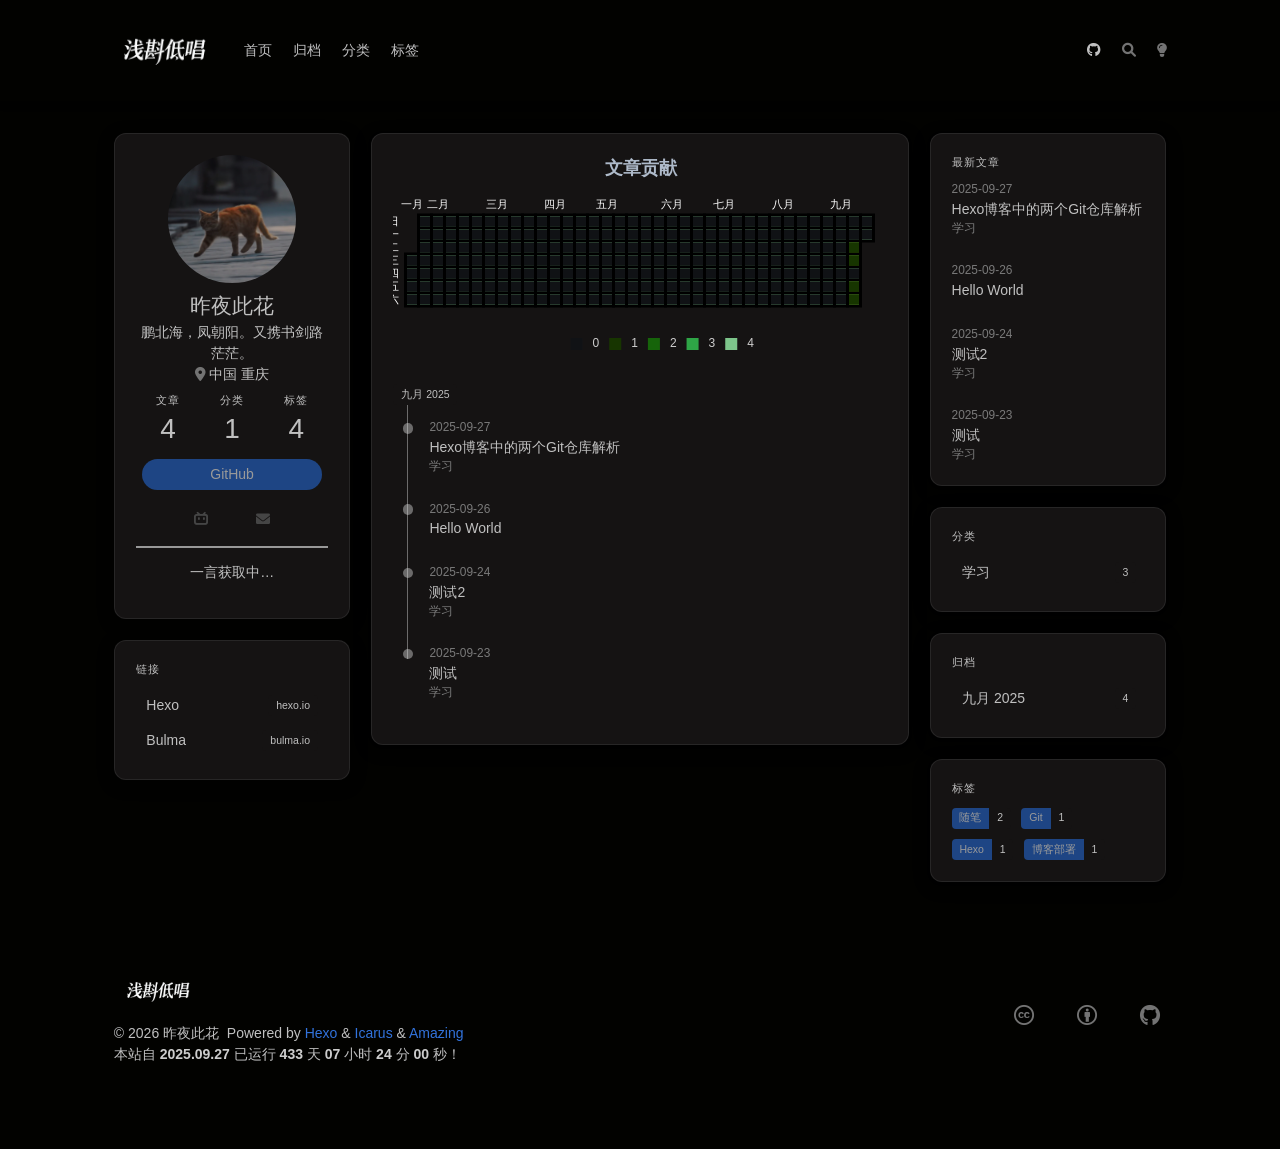
<file: archives/2025/09/index.html>
<!doctype html>
<html lang="zh"><head><meta charset="utf-8"><meta name="viewport" content="width=device-width, initial-scale=1, maximum-scale=1"><meta><title>归档: 2025/9 - 浅斟低唱</title><link rel="manifest" href="/manifest.json"><meta name="application-name" content="浅斟低唱"><meta name="msapplication-TileImage" content="/img/favicon.svg"><meta name="apple-mobile-web-app-capable" content="yes"><meta name="apple-mobile-web-app-title" content="浅斟低唱"><meta name="apple-mobile-web-app-status-bar-style" content="default"><meta property="og:type" content="blog"><meta property="og:title" content="浅斟低唱"><meta property="og:url" content="https://zych2023.github.io/"><meta property="og:site_name" content="浅斟低唱"><meta property="og:locale" content="zh_CN"><meta property="og:image" content="https://zych2023.github.io/img/zych.jpg"><meta property="article:author" content="昨夜此花"><meta property="twitter:card" content="summary"><meta property="twitter:image:src" content="https://zych2023.github.io/img/zych.jpg"><script type="application/ld+json">{"@context":"https://schema.org","@type":"BlogPosting","mainEntityOfPage":{"@type":"WebPage","@id":"http://example.com"},"headline":"浅斟低唱","image":["https://zych2023.github.io/img/og_image.png"],"author":{"@type":"Person","name":"昨夜此花"},"publisher":{"@type":"Organization","logo":{"@type":"ImageObject"}},"description":""}</script><link rel="icon" href="/img/favicon.svg"><meta name="referrer" content="no-referrer-when-downgrade"><link rel="stylesheet" href="/css/vendor/fa/css/all.min.css"><link rel="stylesheet" href="/css/vendor/highlight.min.css"><link rel="stylesheet" href="/css/default.css"><link rel="stylesheet" href="/css/fix.css"><script src="/js/vendor/jquery.min.js"></script><script src="/js/globalUtils.js"></script><style>body>.footer,body>.navbar,body>.section{opacity:0}</style><!--!--><!--!--><!--!--><link rel="stylesheet" href="/css/vendor/lightgallery.min.css"><link rel="stylesheet" href="/css/vendor/justifiedGallery.min.css"><!--!--><!--!--><style>.pace{-webkit-pointer-events:none;pointer-events:none;-webkit-user-select:none;-moz-user-select:none;user-select:none}.pace-inactive{display:none}.pace .pace-progress{background:#3273dc;position:fixed;z-index:2000;top:0;right:100%;width:100%;height:2px}</style><script src="/js/vendor/pace.min.js"></script><!-- hexo injector head_end start --><script>
  (function () {
      function switchTab() {
          if (!location.hash) {
            return;
          }

          const id = '#' + CSS.escape(location.hash.substring(1));
          const $tabMenu = document.querySelector(`.tabs a[href="${id}"]`);
          if (!$tabMenu) {
            return;
          }

          const $tabMenuContainer = $tabMenu.parentElement.parentElement;
          Array.from($tabMenuContainer.children).forEach($menu => $menu.classList.remove('is-active'));
          Array.from($tabMenuContainer.querySelectorAll('a'))
              .map($menu => document.getElementById($menu.getAttribute("href").substring(1)))
              .forEach($content => $content.classList.add('is-hidden'));

          if ($tabMenu) {
              $tabMenu.parentElement.classList.add('is-active');
          }
          const $activeTab = document.querySelector(id);
          if ($activeTab) {
              $activeTab.classList.remove('is-hidden');
          }
      }
      switchTab();
      window.addEventListener('hashchange', switchTab, false);
  })();
  </script><!-- hexo injector head_end end --><meta name="generator" content="Hexo 7.3.0"></head><body class="is-3-column has-navbar-fixed-top"><nav class="navbar navbar-main is-fixed-top"><div class="container navbar-container"><div class="navbar-brand justify-content-center"><a class="navbar-item navbar-logo" href="/"><img src="/img/logo1.png" alt="浅斟低唱" height="28"></a></div><div class="navbar-menu"><div class="navbar-start"><a class="navbar-item" href="/">首页</a><a class="navbar-item" href="/archives">归档</a><a class="navbar-item" href="/categories">分类</a><a class="navbar-item" href="/tags">标签</a></div><div class="navbar-end"><a class="navbar-item" target="_blank" rel="noopener" title="GitHub" href="https://github.com/zych2023"><i class="fab fa-github"></i></a><a class="navbar-item search" title="搜索" href="javascript:;"><i class="fas fa-search"></i></a><a class="navbar-item" id="night-nav" title="Night Mode" href="javascript:;"><i class="fas fa-moon" id="night-icon"></i></a></div></div></div></nav><script type="text/javascript" src="/js/theme-setting.js"></script><section class="section"><div class="container"><div class="columns"><div class="column order-2 column-main is-8-tablet is-8-desktop is-6-widescreen"><div class="card"><div class="card-content"><div style="post-calendar-pre"><div id="post-calendar"></div></div><script type="text/javascript" src="/js/echarts.min.js"></script><script type="text/javascript">function loadEchart(){
            if($("#post-calendar").length <= 0){
                return;
            }
            $.getScript('/js/echarts.min.js', function () { 
            let myChart = echarts.init(document.getElementById('post-calendar'));
            let option = {
            title: {
                top: 0,
                text: '文章贡献',
                left: '42%',
                textStyle: {
                    color: '#3C4858'
                }
            },
            tooltip: {
                padding: 10,
                backgroundColor: '#555',
                borderColor: '#777',
                borderWidth: 1,
                formatter: function (obj) {
                    var value = obj.value;
                    return '<div style="font-size: 14px;">' + value[0] + '：' + value[1] + '</div>';
                }
            },
            visualMap: {
                show: true,
                showLabel: true,
                categories: [0, 1, 2, 3, 4],
                calculable: true,
                inRange: {
                    symbol: 'rect',
                    color: ['#ebedf0', '#c6e48b', '#7bc96f', '#239a3b', '#196127']
                },
                itemWidth: 12,
                itemHeight: 12,
                orient: 'horizontal',
                left: '35%',
                bottom: 0
            },
            calendar: [{
                left: 'center',
                range: ["2025-01-29", "2025-09-29"],
                cellSize: [13, 13],
                splitLine: {
                    show: false
                },
                itemStyle: {
                    color: '#196127',
                    borderColor: '#fff',
                    borderWidth: 3
                },
                yearLabel: {
                    show: false
                },
                monthLabel: {
                    nameMap: 'cn',
                    fontSize: 11
                },
                dayLabel: {
                    formatter: '{start}  1st',
                    nameMap: 'cn',
                    fontSize: 11
                }
            }],
            series: [{
                type: 'heatmap',
                coordinateSystem: 'calendar',
                calendarIndex: 0,
                data: [["2025-01-29", 0], ["2025-01-30", 0], ["2025-01-31", 0], ["2025-02-01", 0], ["2025-02-02", 0], ["2025-02-03", 0], ["2025-02-04", 0], ["2025-02-05", 0], ["2025-02-06", 0], ["2025-02-07", 0], ["2025-02-08", 0], ["2025-02-09", 0], ["2025-02-10", 0], ["2025-02-11", 0], ["2025-02-12", 0], ["2025-02-13", 0], ["2025-02-14", 0], ["2025-02-15", 0], ["2025-02-16", 0], ["2025-02-17", 0], ["2025-02-18", 0], ["2025-02-19", 0], ["2025-02-20", 0], ["2025-02-21", 0], ["2025-02-22", 0], ["2025-02-23", 0], ["2025-02-24", 0], ["2025-02-25", 0], ["2025-02-26", 0], ["2025-02-27", 0], ["2025-02-28", 0], ["2025-03-01", 0], ["2025-03-02", 0], ["2025-03-03", 0], ["2025-03-04", 0], ["2025-03-05", 0], ["2025-03-06", 0], ["2025-03-07", 0], ["2025-03-08", 0], ["2025-03-09", 0], ["2025-03-10", 0], ["2025-03-11", 0], ["2025-03-12", 0], ["2025-03-13", 0], ["2025-03-14", 0], ["2025-03-15", 0], ["2025-03-16", 0], ["2025-03-17", 0], ["2025-03-18", 0], ["2025-03-19", 0], ["2025-03-20", 0], ["2025-03-21", 0], ["2025-03-22", 0], ["2025-03-23", 0], ["2025-03-24", 0], ["2025-03-25", 0], ["2025-03-26", 0], ["2025-03-27", 0], ["2025-03-28", 0], ["2025-03-29", 0], ["2025-03-30", 0], ["2025-03-31", 0], ["2025-04-01", 0], ["2025-04-02", 0], ["2025-04-03", 0], ["2025-04-04", 0], ["2025-04-05", 0], ["2025-04-06", 0], ["2025-04-07", 0], ["2025-04-08", 0], ["2025-04-09", 0], ["2025-04-10", 0], ["2025-04-11", 0], ["2025-04-12", 0], ["2025-04-13", 0], ["2025-04-14", 0], ["2025-04-15", 0], ["2025-04-16", 0], ["2025-04-17", 0], ["2025-04-18", 0], ["2025-04-19", 0], ["2025-04-20", 0], ["2025-04-21", 0], ["2025-04-22", 0], ["2025-04-23", 0], ["2025-04-24", 0], ["2025-04-25", 0], ["2025-04-26", 0], ["2025-04-27", 0], ["2025-04-28", 0], ["2025-04-29", 0], ["2025-04-30", 0], ["2025-05-01", 0], ["2025-05-02", 0], ["2025-05-03", 0], ["2025-05-04", 0], ["2025-05-05", 0], ["2025-05-06", 0], ["2025-05-07", 0], ["2025-05-08", 0], ["2025-05-09", 0], ["2025-05-10", 0], ["2025-05-11", 0], ["2025-05-12", 0], ["2025-05-13", 0], ["2025-05-14", 0], ["2025-05-15", 0], ["2025-05-16", 0], ["2025-05-17", 0], ["2025-05-18", 0], ["2025-05-19", 0], ["2025-05-20", 0], ["2025-05-21", 0], ["2025-05-22", 0], ["2025-05-23", 0], ["2025-05-24", 0], ["2025-05-25", 0], ["2025-05-26", 0], ["2025-05-27", 0], ["2025-05-28", 0], ["2025-05-29", 0], ["2025-05-30", 0], ["2025-05-31", 0], ["2025-06-01", 0], ["2025-06-02", 0], ["2025-06-03", 0], ["2025-06-04", 0], ["2025-06-05", 0], ["2025-06-06", 0], ["2025-06-07", 0], ["2025-06-08", 0], ["2025-06-09", 0], ["2025-06-10", 0], ["2025-06-11", 0], ["2025-06-12", 0], ["2025-06-13", 0], ["2025-06-14", 0], ["2025-06-15", 0], ["2025-06-16", 0], ["2025-06-17", 0], ["2025-06-18", 0], ["2025-06-19", 0], ["2025-06-20", 0], ["2025-06-21", 0], ["2025-06-22", 0], ["2025-06-23", 0], ["2025-06-24", 0], ["2025-06-25", 0], ["2025-06-26", 0], ["2025-06-27", 0], ["2025-06-28", 0], ["2025-06-29", 0], ["2025-06-30", 0], ["2025-07-01", 0], ["2025-07-02", 0], ["2025-07-03", 0], ["2025-07-04", 0], ["2025-07-05", 0], ["2025-07-06", 0], ["2025-07-07", 0], ["2025-07-08", 0], ["2025-07-09", 0], ["2025-07-10", 0], ["2025-07-11", 0], ["2025-07-12", 0], ["2025-07-13", 0], ["2025-07-14", 0], ["2025-07-15", 0], ["2025-07-16", 0], ["2025-07-17", 0], ["2025-07-18", 0], ["2025-07-19", 0], ["2025-07-20", 0], ["2025-07-21", 0], ["2025-07-22", 0], ["2025-07-23", 0], ["2025-07-24", 0], ["2025-07-25", 0], ["2025-07-26", 0], ["2025-07-27", 0], ["2025-07-28", 0], ["2025-07-29", 0], ["2025-07-30", 0], ["2025-07-31", 0], ["2025-08-01", 0], ["2025-08-02", 0], ["2025-08-03", 0], ["2025-08-04", 0], ["2025-08-05", 0], ["2025-08-06", 0], ["2025-08-07", 0], ["2025-08-08", 0], ["2025-08-09", 0], ["2025-08-10", 0], ["2025-08-11", 0], ["2025-08-12", 0], ["2025-08-13", 0], ["2025-08-14", 0], ["2025-08-15", 0], ["2025-08-16", 0], ["2025-08-17", 0], ["2025-08-18", 0], ["2025-08-19", 0], ["2025-08-20", 0], ["2025-08-21", 0], ["2025-08-22", 0], ["2025-08-23", 0], ["2025-08-24", 0], ["2025-08-25", 0], ["2025-08-26", 0], ["2025-08-27", 0], ["2025-08-28", 0], ["2025-08-29", 0], ["2025-08-30", 0], ["2025-08-31", 0], ["2025-09-01", 0], ["2025-09-02", 0], ["2025-09-03", 0], ["2025-09-04", 0], ["2025-09-05", 0], ["2025-09-06", 0], ["2025-09-07", 0], ["2025-09-08", 0], ["2025-09-09", 0], ["2025-09-10", 0], ["2025-09-11", 0], ["2025-09-12", 0], ["2025-09-13", 0], ["2025-09-14", 0], ["2025-09-15", 0], ["2025-09-16", 0], ["2025-09-17", 0], ["2025-09-18", 0], ["2025-09-19", 0], ["2025-09-20", 0], ["2025-09-21", 0], ["2025-09-22", 0], ["2025-09-23", 1], ["2025-09-24", 1], ["2025-09-25", 0], ["2025-09-26", 1], ["2025-09-27", 1], ["2025-09-28", 0], ["2025-09-29", 0]]
            }]

        };
        myChart.setOption(option);})};loadEchart();</script><div><h3 class="tag is-primary">九月 2025</h3><div class="timeline"><article class="media"><div class="media-content"><p class="date"><time dateTime="2025-09-27T08:30:00.000Z">2025-09-27</time></p><p class="title"><a href="/2025/09/27/hexo-git-repositories-explanation/">Hexo博客中的两个Git仓库解析</a></p><p class="categories"><a href="/categories/%E5%AD%A6%E4%B9%A0/">学习</a></p></div></article><article class="media"><div class="media-content"><p class="date"><time dateTime="2025-09-26T14:51:49.483Z">2025-09-26</time></p><p class="title"><a href="/2025/09/26/hello-world/">Hello World</a></p></div></article><article class="media"><div class="media-content"><p class="date"><time dateTime="2025-09-24T10:00:00.000Z">2025-09-24</time></p><p class="title"><a href="/2025/09/24/xx/">测试2</a></p><p class="categories"><a href="/categories/%E5%AD%A6%E4%B9%A0/">学习</a></p></div></article><article class="media"><div class="media-content"><p class="date"><time dateTime="2025-09-23T08:00:00.000Z">2025-09-23</time></p><p class="title"><a href="/2025/09/23/Hexo%20+%20NexT%20%E5%8D%9A%E5%AE%A2/">测试</a></p><p class="categories"><a href="/categories/%E5%AD%A6%E4%B9%A0/">学习</a></p></div></article></div><br></div></div></div></div><div class="column column-left is-4-tablet is-4-desktop is-3-widescreen  order-1 is-sticky"><!--!--><div class="card widget" data-type="profile"><div class="card-content"><nav class="level"><div class="level-item has-text-centered flex-shrink-1"><div><figure class="image is-128x128 mx-auto mb-2"><img class="avatar is-rounded" src="/img/zuoyecihua2.jpg" alt="昨夜此花"></figure><p class="title is-size-4 is-block" style="line-height:inherit;">昨夜此花</p><p class="is-size-6 is-block">鹏北海，凤朝阳。又携书剑路茫茫。</p><p class="is-size-6 is-flex justify-content-center"><i class="fas fa-map-marker-alt mr-1"></i><span>中国 重庆</span></p></div></div></nav><nav class="level is-mobile"><div class="level-item has-text-centered is-marginless"><div><p class="heading">文章</p><a href="/archives/"><p class="title">4</p></a></div></div><div class="level-item has-text-centered is-marginless"><div><p class="heading">分类</p><a href="/categories/"><p class="title">1</p></a></div></div><div class="level-item has-text-centered is-marginless"><div><p class="heading">标签</p><a href="/tags/"><p class="title">4</p></a></div></div></nav><div class="has-text-centered" style="margin:1rem 0;"><a class="button is-primary is-rounded" href="https://github.com/zych2023" target="_blank" rel="noopener">GitHub</a></div><div class="field is-grouped is-grouped-centered"><p class="control"><a class="button is-rounded is-transparent is-marginless" target="_blank" rel="noopener" title="Bilibili" href="https://space.bilibili.com/1636509323"><i class="fab fa-bilibili"></i></a></p><p class="control"><a class="button is-rounded is-transparent is-marginless" target="_blank" rel="noopener" title="Email" href="mailto:2476518922@qq.com"><i class="fas fa-envelope"></i></a></p></div><div><hr><p id="hitokoto">一言获取中…</p><script type="text/javascript">
(function () {
    // 一言分类：a动画 b漫画 c游戏 d文学 h影视 i诗词 k哲学
    var CATS = ['a', 'b', 'c', 'd', 'h', 'i', 'k'];
    var queue = [];
    var refilling = false;

    function apiUrl() {
        // 随机参数绕过 API 短暂缓存，保证并行请求拿到不同句子
        return 'https://v1.hitokoto.cn/?encode=json&r=' + Date.now() + Math.random() + '&' + CATS.map(function (c) { return 'c=' + c; }).join('&');
    }

    function fetchOne() {
        return $.getJSON(apiUrl()).then(function (data) {
            if (data && data.hitokoto) { return data; }
            throw new Error('bad');
        }).catch(function () { return null; });
    }

    function refill(n) {
        if (refilling) { return Promise.resolve(); }
        refilling = true;
        var tasks = [];
        for (var i = 0; i < n; i++) { tasks.push(fetchOne()); }
        return Promise.all(tasks).then(function (items) {
            items.forEach(function (it) { if (it) { queue.push(it); } });
            refilling = false;
        });
    }

    function show(data) {
        $('#hitokoto').html(
            '<strong style="color: #3273dc;">' + data.hitokoto + '</strong>' +
            '<p style="margin:0.3rem 0 0;font-size:0.85rem;">来源《' + (data.from || '佚名') + '》</p>'
        );
    }

    // 点击：直接从本地队列取，秒切；快用完时后台补货
    $('#hitokoto').click(function () {
        if (queue.length > 0) {
            show(queue.shift());
            if (queue.length <= 2) { refill(4); }
        }
    });

    // 页面加载时预取一批，完成后自动展示第一条
    refill(6).then(function () {
        if (queue.length > 0) { show(queue.shift()); }
    });
})();
</script></div></div></div><div class="card widget" data-type="links"><div class="card-content"><div class="menu"><h3 class="menu-label">链接</h3><ul class="menu-list"><li><a class="level is-mobile" href="https://hexo.io" target="_blank" rel="noopener"><span class="level-left"><span class="level-item">Hexo</span></span><span class="level-right"><span class="level-item tag">hexo.io</span></span></a></li><li><a class="level is-mobile" href="https://bulma.io" target="_blank" rel="noopener"><span class="level-left"><span class="level-item">Bulma</span></span><span class="level-right"><span class="level-item tag">bulma.io</span></span></a></li></ul></div></div></div><div class="column-right-shadow is-hidden-widescreen"></div></div><div class="column column-right is-4-tablet is-4-desktop is-3-widescreen is-hidden-touch is-hidden-desktop-only order-3"><div class="card widget"><div class="card-content"><h3 class="menu-label">最新文章</h3><article class="media"><div class="media-content"><p class="date"><time dateTime="2025-09-27T08:30:00.000Z">2025-09-27</time></p><p class="title"><a href="/2025/09/27/hexo-git-repositories-explanation/">Hexo博客中的两个Git仓库解析</a></p><p class="categories"><a href="/categories/%E5%AD%A6%E4%B9%A0/">学习</a></p></div></article><article class="media"><div class="media-content"><p class="date"><time dateTime="2025-09-26T14:51:49.483Z">2025-09-26</time></p><p class="title"><a href="/2025/09/26/hello-world/">Hello World</a></p></div></article><article class="media"><div class="media-content"><p class="date"><time dateTime="2025-09-24T10:00:00.000Z">2025-09-24</time></p><p class="title"><a href="/2025/09/24/xx/">测试2</a></p><p class="categories"><a href="/categories/%E5%AD%A6%E4%B9%A0/">学习</a></p></div></article><article class="media"><div class="media-content"><p class="date"><time dateTime="2025-09-23T08:00:00.000Z">2025-09-23</time></p><p class="title"><a href="/2025/09/23/Hexo%20+%20NexT%20%E5%8D%9A%E5%AE%A2/">测试</a></p><p class="categories"><a href="/categories/%E5%AD%A6%E4%B9%A0/">学习</a></p></div></article></div></div><div class="card widget"><div class="card-content"><div class="menu"><h3 class="menu-label">分类</h3><ul class="menu-list"><li><a class="level is-mobile is-marginless" href="/categories/%E5%AD%A6%E4%B9%A0/"><span class="level-start"><span class="level-item">学习</span></span><span class="level-end"><span class="level-item tag">3</span></span></a></li></ul></div></div></div><div class="card widget"><div class="card-content"><div class="menu"><h3 class="menu-label">归档</h3><ul class="menu-list"><li><a class="level is-mobile is-marginless" href="/archives/2025/09/"><span class="level-start"><span class="level-item">九月 2025</span></span><span class="level-end"><span class="level-item tag">4</span></span></a></li></ul></div></div></div><div class="card widget"><div class="card-content"><div class="menu"><h3 class="menu-label">标签</h3><div class="field is-grouped is-grouped-multiline"><div class="control"><a class="tags has-addons" href="/tags/%E9%9A%8F%E7%AC%94/"><span class="tag">随笔</span><span class="tag is-grey-lightest">2</span></a></div><div class="control"><a class="tags has-addons" href="/tags/Git/"><span class="tag">Git</span><span class="tag is-grey-lightest">1</span></a></div><div class="control"><a class="tags has-addons" href="/tags/Hexo/"><span class="tag">Hexo</span><span class="tag is-grey-lightest">1</span></a></div><div class="control"><a class="tags has-addons" href="/tags/%E5%8D%9A%E5%AE%A2%E9%83%A8%E7%BD%B2/"><span class="tag">博客部署</span><span class="tag is-grey-lightest">1</span></a></div></div></div></div></div><!--!--></div></div></div></section><footer class="footer"><div class="container"><div class="level"><div class="level-start"><a class="footer-logo is-block mb-2" href="/"><img src="/img/logo1.png" alt="浅斟低唱" height="28"></a><p class="size-small"><span>&copy; 2026 昨夜此花</span>  Powered by <a href="https://hexo.io/" target="_blank">Hexo</a> &amp; <a href="https://github.com/ppoffice/hexo-theme-icarus" target="_blank">Icarus</a> &amp; <a href="https://github.com/removeif/hexo-theme-amazing" target="_blank">Amazing</a> <br><span><span id="statistic-times">loading...</span><script>function createTime(time) {
            var n = new Date(time);
            now.setTime(now.getTime() + 250),
                days = (now - n) / 1e3 / 60 / 60 / 24,
                dnum = Math.floor(days),
                hours = (now - n) / 1e3 / 60 / 60 - 24 * dnum,
                hnum = Math.floor(hours),
            1 == String(hnum).length && (hnum = "0" + hnum),
                minutes = (now - n) / 1e3 / 60 - 1440 * dnum - 60 * hnum,
                mnum = Math.floor(minutes),
            1 == String(mnum).length && (mnum = "0" + mnum),
                seconds = (now - n) / 1e3 - 86400 * dnum - 3600 * hnum - 60 * mnum,
                snum = Math.round(seconds),
            1 == String(snum).length && (snum = "0" + snum),
                document.getElementById("statistic-times").innerHTML = "本站自 <strong>"+time.split(" ")[0].replace(/\//g,".")+"</strong> 已运行 <strong>" + dnum + "</strong> 天 <strong>" + hnum + "</strong> 小时 <strong>" + mnum + "</strong> 分 <strong>" + snum + "</strong> 秒！";
        }var now = new Date();setInterval("createTime('2025/09/27 14:42:00')", 250,"");</script><br></span></p></div><div class="level-end"><div class="field has-addons"><p class="control"><a class="button is-transparent is-large" target="_blank" rel="noopener" title="Creative Commons" href="https://creativecommons.org/"><i class="fab fa-creative-commons"></i></a></p><p class="control"><a class="button is-transparent is-large" target="_blank" rel="noopener" title="Attribution 4.0 International" href="https://creativecommons.org/licenses/by/4.0/"><i class="fab fa-creative-commons-by"></i></a></p><p class="control"><a class="button is-transparent is-large" target="_blank" rel="noopener" title="GitHub" href="https://github.com/zych2023"><i class="fab fa-github"></i></a></p></div></div></div></div></footer><script src="/js/vendor/moment.min.js"></script><script src="/js/vendor/clipboard.min.js" async></script><script>moment.locale("zh-cn");</script><script>var IcarusThemeSettings = {
            article: {
                highlight: {
                    clipboard: true,
                    fold: 'unfolded'
                }
            }
        };</script><script src="/js/column.js"></script><script src="/js/animation.js"></script><a id="back-to-top" title="回到顶端" href="javascript:;"><i class="fas fa-chevron-up"></i></a><script src="/js/back_to_top.js" defer></script><!--!--><!--!--><!--!--><script src="/js/vendor/lightgallery.min.js" defer></script><script src="/js/vendor/justifiedGallery.min.js" defer></script><script>window.addEventListener("load", () => {
            if (typeof $.fn.lightGallery === 'function') {
                $('.article').lightGallery({ selector: '.gallery-item' });
            }
            if (typeof $.fn.justifiedGallery === 'function') {
                if ($('.justified-gallery > p > .gallery-item').length) {
                    $('.justified-gallery > p > .gallery-item').unwrap();
                }
                $('.justified-gallery').justifiedGallery();
            }
        });</script><!--!--><!--!--><!--!--><script src="/js/main.js" defer></script><div class="searchbox"><div class="searchbox-container"><div class="searchbox-header"><div class="searchbox-input-container"><input class="searchbox-input" type="text" placeholder="想要查找什么..."></div><a class="searchbox-close" href="javascript:;">×</a></div><div class="searchbox-body"></div></div></div><script data-pjax src="/js/insight.js" defer></script><script data-pjax>document.addEventListener('DOMContentLoaded', function () {
            loadInsight({"contentUrl":"/content.json"}, {"hint":"想要查找什么...","untitled":"(无标题)","posts":"文章","pages":"页面","categories":"分类","tags":"标签"});
        });</script><script src="/js/vendor/pjax.js"></script><script type="text/javascript">var pjax = new Pjax({
            elements: "a",//代表点击链接就更新
            selectors: [  //代表要更新的节点
                ".section",
                "title"
            ],
            cache: true,
            cacheBust:false
        })

        // 开始 PJAX 执行的函数
        document.addEventListener('pjax:send', function () {
        });
        
        // PJAX 完成之后执行的函数，可以和上面的重载放在一起
        document.addEventListener('pjax:complete', function () {
            $(".section").css({opacity:1});
            if(false){
                $.getScript('/js/comment-issue-data.js',function(){loadIssueData('undefined','undefined','undefined','undefined',undefined);});
            }
            loadMainJs(jQuery, window.moment, window.ClipboardJS, window.IcarusThemeSettings);
            loadBackTop();
            if(typeof loadBanner == 'function'){
                loadBanner();
            }
        });</script></body></html>
</file>
<file: css/default.css>
@-moz-keyframes spinAround {
  from {
    transform: rotate(0deg);
  }
  to {
    transform: rotate(359deg);
  }
}
@-webkit-keyframes spinAround {
  from {
    transform: rotate(0deg);
  }
  to {
    transform: rotate(359deg);
  }
}
@-o-keyframes spinAround {
  from {
    transform: rotate(0deg);
  }
  to {
    transform: rotate(359deg);
  }
}
@keyframes spinAround {
  from {
    transform: rotate(0deg);
  }
  to {
    transform: rotate(359deg);
  }
}
.is-unselectable,
.breadcrumb,
.modal-close,
.pagination-previous,
.pagination-next,
.pagination-link,
.pagination-ellipsis,
.tabs,
.button,
.delete,
.file {
  -webkit-touch-callout: none;
  -webkit-user-select: none;
  -moz-user-select: none;
  -ms-user-select: none;
  user-select: none;
}
.navbar-link:not(.is-arrowless)::after,
.select:not(.is-multiple):not(.is-loading)::after {
  border: 3px solid transparent;
  border-radius: 2px;
  border-right: 0;
  border-top: 0;
  content: " ";
  display: block;
  height: 0.625em;
  margin-top: -0.4375em;
  pointer-events: none;
  position: absolute;
  top: 50%;
  transform: rotate(-45deg);
  transform-origin: center;
  width: 0.625em;
}
.breadcrumb:not(:last-child),
.level:not(:last-child),
.list:not(:last-child),
.message:not(:last-child),
.pagination:not(:last-child),
.tabs:not(:last-child),
.box:not(:last-child),
.content:not(:last-child),
.notification:not(:last-child),
.progress:not(:last-child),
.table:not(:last-child),
.table-container:not(:last-child),
.title:not(:last-child),
.subtitle:not(:last-child),
.block:not(:last-child),
.highlight:not(:last-child) {
  margin-bottom: 1.5rem;
}
.modal-close,
.delete {
  -moz-appearance: none;
  -webkit-appearance: none;
  background-color: rgba(10,10,10,0.2);
  border: none;
  border-radius: 290486px;
  cursor: pointer;
  pointer-events: auto;
  display: inline-block;
  flex-grow: 0;
  flex-shrink: 0;
  font-size: 0;
  height: 20px;
  max-height: 20px;
  max-width: 20px;
  min-height: 20px;
  min-width: 20px;
  outline: none;
  position: relative;
  vertical-align: top;
  width: 20px;
}
.modal-close::before,
.delete::before,
.modal-close::after,
.delete::after {
  background-color: #fff;
  content: "";
  display: block;
  left: 50%;
  position: absolute;
  top: 50%;
  transform: translateX(-50%) translateY(-50%) rotate(45deg);
  transform-origin: center center;
}
.modal-close::before,
.delete::before {
  height: 2px;
  width: 50%;
}
.modal-close::after,
.delete::after {
  height: 50%;
  width: 2px;
}
.modal-close:hover,
.delete:hover,
.modal-close:focus,
.delete:focus {
  background-color: rgba(10,10,10,0.3);
}
.modal-close:active,
.delete:active {
  background-color: rgba(10,10,10,0.4);
}
.modal-close.is-small,
.delete.is-small {
  height: 16px;
  max-height: 16px;
  max-width: 16px;
  min-height: 16px;
  min-width: 16px;
  width: 16px;
}
.modal-close.is-medium,
.delete.is-medium {
  height: 24px;
  max-height: 24px;
  max-width: 24px;
  min-height: 24px;
  min-width: 24px;
  width: 24px;
}
.modal-close.is-large,
.delete.is-large {
  height: 32px;
  max-height: 32px;
  max-width: 32px;
  min-height: 32px;
  min-width: 32px;
  width: 32px;
}
.button.is-loading::after,
.loader,
.select.is-loading::after,
.control.is-loading::after {
  animation: spinAround 500ms infinite linear;
  border: 2px solid #dbdbdb;
  border-radius: 290486px;
  border-right-color: transparent;
  border-top-color: transparent;
  content: "";
  display: block;
  height: 1em;
  position: relative;
  width: 1em;
}
.is-overlay,
.modal,
.modal-background,
.image.is-square img,
.image.is-1by1 img,
.image.is-5by4 img,
.image.is-4by3 img,
.image.is-3by2 img,
.image.is-5by3 img,
.image.is-16by9 img,
.image.is-2by1 img,
.image.is-3by1 img,
.image.is-4by5 img,
.image.is-3by4 img,
.image.is-2by3 img,
.image.is-3by5 img,
.image.is-9by16 img,
.image.is-1by2 img,
.image.is-1by3 img,
.image.is-square .has-ratio,
.image.is-1by1 .has-ratio,
.image.is-5by4 .has-ratio,
.image.is-4by3 .has-ratio,
.image.is-3by2 .has-ratio,
.image.is-5by3 .has-ratio,
.image.is-16by9 .has-ratio,
.image.is-2by1 .has-ratio,
.image.is-3by1 .has-ratio,
.image.is-4by5 .has-ratio,
.image.is-3by4 .has-ratio,
.image.is-2by3 .has-ratio,
.image.is-3by5 .has-ratio,
.image.is-9by16 .has-ratio,
.image.is-1by2 .has-ratio,
.image.is-1by3 .has-ratio,
.hero-video {
  bottom: 0;
  left: 0;
  position: absolute;
  right: 0;
  top: 0;
}
.pagination-previous,
.pagination-next,
.pagination-link,
.pagination-ellipsis,
.button,
.input,
.textarea,
.select select,
.file-cta,
.file-name {
  -moz-appearance: none;
  -webkit-appearance: none;
  align-items: center;
  border: 1px solid transparent;
  border-radius: 4px;
  box-shadow: none;
  display: inline-flex;
  font-size: 1rem;
  height: 2.25em;
  justify-content: flex-start;
  line-height: 1.5;
  padding-bottom: calc(0.5em - 1px);
  padding-left: calc(0.75em - 1px);
  padding-right: calc(0.75em - 1px);
  padding-top: calc(0.5em - 1px);
  position: relative;
  vertical-align: top;
}
.pagination-previous:focus,
.pagination-next:focus,
.pagination-link:focus,
.pagination-ellipsis:focus,
.button:focus,
.input:focus,
.textarea:focus,
.select select:focus,
.file-cta:focus,
.file-name:focus,
.pagination-previous.is-focused,
.pagination-next.is-focused,
.pagination-link.is-focused,
.pagination-ellipsis.is-focused,
.button.is-focused,
.input.is-focused,
.textarea.is-focused,
.select select.is-focused,
.file-cta.is-focused,
.file-name.is-focused,
.pagination-previous:active,
.pagination-next:active,
.pagination-link:active,
.pagination-ellipsis:active,
.button:active,
.input:active,
.textarea:active,
.select select:active,
.file-cta:active,
.file-name:active,
.pagination-previous.is-active,
.pagination-next.is-active,
.pagination-link.is-active,
.pagination-ellipsis.is-active,
.button.is-active,
.input.is-active,
.textarea.is-active,
.select select.is-active,
.file-cta.is-active,
.file-name.is-active {
  outline: none;
}
.pagination-previous[disabled],
.pagination-next[disabled],
.pagination-link[disabled],
.pagination-ellipsis[disabled],
.button[disabled],
.input[disabled],
.textarea[disabled],
.select select[disabled],
.file-cta[disabled],
.file-name[disabled],
fieldset[disabled] .pagination-previous,
fieldset[disabled] .pagination-next,
fieldset[disabled] .pagination-link,
fieldset[disabled] .pagination-ellipsis,
fieldset[disabled] .button,
fieldset[disabled] .input,
fieldset[disabled] .textarea,
fieldset[disabled] .select select,
fieldset[disabled] .file-cta,
fieldset[disabled] .file-name {
  cursor: not-allowed;
}
/* minireset.css v0.0.6 | MIT License | github.com/jgthms/minireset.css */
html,
body,
p,
ol,
ul,
li,
dl,
dt,
dd,
blockquote,
figure,
fieldset,
legend,
textarea,
pre,
iframe,
hr,
h1,
h2,
h3,
h4,
h5,
h6 {
  margin: 0;
  padding: 0;
}
h1,
h2,
h3,
h4,
h5,
h6 {
  font-size: 100%;
  font-weight: normal;
}
ul {
  list-style: none;
}
button,
input,
select,
textarea {
  margin: 0;
}
html {
  box-sizing: border-box;
}
*,
*::before,
*::after {
  box-sizing: inherit;
}
img,
video {
  height: auto;
  max-width: 100%;
}
iframe {
  border: 0;
}
table {
  border-collapse: collapse;
  border-spacing: 0;
}
td,
th {
  padding: 0;
}
td:not([align]),
th:not([align]) {
  text-align: left;
}
html {
  background-color: #f7f7f7;
  font-size: 14px;
  -moz-osx-font-smoothing: grayscale;
  -webkit-font-smoothing: antialiased;
  min-width: 300px;
  overflow-x: hidden;
  overflow-y: scroll;
  text-rendering: optimizeLegibility;
  text-size-adjust: 100%;
}
article,
aside,
figure,
footer,
header,
hgroup,
section {
  display: block;
}
body,
button,
input,
select,
textarea {
  font-family: Ubuntu, Roboto, 'Open Sans', 'Microsoft YaHei', sans-serif;
}
code,
pre {
  -moz-osx-font-smoothing: auto;
  -webkit-font-smoothing: auto;
  font-family: 'Source Code Pro', monospace, 'Microsoft YaHei';
}
body {
  color: #4a4a4a;
  font-size: 1em;
  font-weight: 400;
  line-height: 1.5;
}
a {
  color: #3273dc;
  cursor: pointer;
  text-decoration: none;
}
a strong {
  color: currentColor;
}
a:hover {
  color: #363636;
}
code {
  background-color: #f5f5f5;
  color: #f14668;
  font-size: 0.875em;
  font-weight: normal;
  padding: 0.25em 0.5em 0.25em;
}
hr {
  background-color: #f5f5f5;
  border: none;
  display: block;
  height: 2px;
  margin: 1.5rem 0;
}
img {
  height: auto;
  max-width: 100%;
}
input[type="checkbox"],
input[type="radio"] {
  vertical-align: baseline;
}
small {
  font-size: 0.875em;
}
span {
  font-style: inherit;
  font-weight: inherit;
}
strong {
  color: #363636;
  font-weight: 700;
}
fieldset {
  border: none;
}
pre {
  -webkit-overflow-scrolling: touch;
  background-color: #f5f5f5;
  color: #4a4a4a;
  font-size: 0.875em;
  overflow-x: auto;
  padding: 1.25rem 1.5rem;
  white-space: pre;
  word-wrap: normal;
}
pre code {
  background-color: transparent;
  color: currentColor;
  font-size: 1em;
  padding: 0;
}
table td,
table th {
  vertical-align: top;
}
table td:not([align]),
table th:not([align]) {
  text-align: left;
}
table th {
  color: #363636;
}
.is-clearfix::after {
  clear: both;
  content: " ";
  display: table;
}
.is-pulled-left {
  float: left !important;
}
.is-pulled-right {
  float: right !important;
}
.is-clipped {
  overflow: hidden !important;
}
.is-size-1 {
  font-size: 3rem !important;
}
.is-size-2 {
  font-size: 2.5rem !important;
}
.is-size-3 {
  font-size: 2rem !important;
}
.is-size-4 {
  font-size: 1.5rem !important;
}
.is-size-5 {
  font-size: 1.25rem !important;
}
.is-size-6,
article.media .title {
  font-size: 1rem !important;
}
.is-size-7,
article.media .date,
article.media .categories,
.article-licensing .licensing-title a,
.article-licensing .licensing-meta h6 {
  font-size: 0.85rem !important;
}
@media screen and (max-width: 768px) {
  .is-size-1-mobile {
    font-size: 3rem !important;
  }
  .is-size-2-mobile {
    font-size: 2.5rem !important;
  }
  .is-size-3-mobile {
    font-size: 2rem !important;
  }
  .is-size-4-mobile {
    font-size: 1.5rem !important;
  }
  .is-size-5-mobile {
    font-size: 1.25rem !important;
  }
  .is-size-6-mobile {
    font-size: 1rem !important;
  }
  .is-size-7-mobile {
    font-size: 0.85rem !important;
  }
}
@media screen and (min-width: 769px), print {
  .is-size-1-tablet {
    font-size: 3rem !important;
  }
  .is-size-2-tablet {
    font-size: 2.5rem !important;
  }
  .is-size-3-tablet {
    font-size: 2rem !important;
  }
  .is-size-4-tablet {
    font-size: 1.5rem !important;
  }
  .is-size-5-tablet {
    font-size: 1.25rem !important;
  }
  .is-size-6-tablet {
    font-size: 1rem !important;
  }
  .is-size-7-tablet {
    font-size: 0.85rem !important;
  }
}
@media screen and (max-width: 1087px) {
  .is-size-1-touch {
    font-size: 3rem !important;
  }
  .is-size-2-touch {
    font-size: 2.5rem !important;
  }
  .is-size-3-touch {
    font-size: 2rem !important;
  }
  .is-size-4-touch {
    font-size: 1.5rem !important;
  }
  .is-size-5-touch {
    font-size: 1.25rem !important;
  }
  .is-size-6-touch {
    font-size: 1rem !important;
  }
  .is-size-7-touch {
    font-size: 0.85rem !important;
  }
}
@media screen and (min-width: 1088px) {
  .is-size-1-desktop {
    font-size: 3rem !important;
  }
  .is-size-2-desktop {
    font-size: 2.5rem !important;
  }
  .is-size-3-desktop {
    font-size: 2rem !important;
  }
  .is-size-4-desktop {
    font-size: 1.5rem !important;
  }
  .is-size-5-desktop {
    font-size: 1.25rem !important;
  }
  .is-size-6-desktop {
    font-size: 1rem !important;
  }
  .is-size-7-desktop {
    font-size: 0.85rem !important;
  }
}
@media screen and (min-width: 1280px) {
  .is-size-1-widescreen {
    font-size: 3rem !important;
  }
  .is-size-2-widescreen {
    font-size: 2.5rem !important;
  }
  .is-size-3-widescreen {
    font-size: 2rem !important;
  }
  .is-size-4-widescreen {
    font-size: 1.5rem !important;
  }
  .is-size-5-widescreen {
    font-size: 1.25rem !important;
  }
  .is-size-6-widescreen {
    font-size: 1rem !important;
  }
  .is-size-7-widescreen {
    font-size: 0.85rem !important;
  }
}
@media screen and (min-width: 1472px) {
  .is-size-1-fullhd {
    font-size: 3rem !important;
  }
  .is-size-2-fullhd {
    font-size: 2.5rem !important;
  }
  .is-size-3-fullhd {
    font-size: 2rem !important;
  }
  .is-size-4-fullhd {
    font-size: 1.5rem !important;
  }
  .is-size-5-fullhd {
    font-size: 1.25rem !important;
  }
  .is-size-6-fullhd {
    font-size: 1rem !important;
  }
  .is-size-7-fullhd {
    font-size: 0.85rem !important;
  }
}
.has-text-centered {
  text-align: center !important;
}
.has-text-justified {
  text-align: justify !important;
}
.has-text-left {
  text-align: left !important;
}
.has-text-right {
  text-align: right !important;
}
@media screen and (max-width: 768px) {
  .has-text-centered-mobile {
    text-align: center !important;
  }
}
@media screen and (min-width: 769px), print {
  .has-text-centered-tablet {
    text-align: center !important;
  }
}
@media screen and (min-width: 769px) and (max-width: 1087px) {
  .has-text-centered-tablet-only {
    text-align: center !important;
  }
}
@media screen and (max-width: 1087px) {
  .has-text-centered-touch {
    text-align: center !important;
  }
}
@media screen and (min-width: 1088px) {
  .has-text-centered-desktop {
    text-align: center !important;
  }
}
@media screen and (min-width: 1088px) and (max-width: 1279px) {
  .has-text-centered-desktop-only {
    text-align: center !important;
  }
}
@media screen and (min-width: 1280px) {
  .has-text-centered-widescreen {
    text-align: center !important;
  }
}
@media screen and (min-width: 1280px) and (max-width: 1471px) {
  .has-text-centered-widescreen-only {
    text-align: center !important;
  }
}
@media screen and (min-width: 1472px) {
  .has-text-centered-fullhd {
    text-align: center !important;
  }
}
@media screen and (max-width: 768px) {
  .has-text-justified-mobile {
    text-align: justify !important;
  }
}
@media screen and (min-width: 769px), print {
  .has-text-justified-tablet {
    text-align: justify !important;
  }
}
@media screen and (min-width: 769px) and (max-width: 1087px) {
  .has-text-justified-tablet-only {
    text-align: justify !important;
  }
}
@media screen and (max-width: 1087px) {
  .has-text-justified-touch {
    text-align: justify !important;
  }
}
@media screen and (min-width: 1088px) {
  .has-text-justified-desktop {
    text-align: justify !important;
  }
}
@media screen and (min-width: 1088px) and (max-width: 1279px) {
  .has-text-justified-desktop-only {
    text-align: justify !important;
  }
}
@media screen and (min-width: 1280px) {
  .has-text-justified-widescreen {
    text-align: justify !important;
  }
}
@media screen and (min-width: 1280px) and (max-width: 1471px) {
  .has-text-justified-widescreen-only {
    text-align: justify !important;
  }
}
@media screen and (min-width: 1472px) {
  .has-text-justified-fullhd {
    text-align: justify !important;
  }
}
@media screen and (max-width: 768px) {
  .has-text-left-mobile {
    text-align: left !important;
  }
}
@media screen and (min-width: 769px), print {
  .has-text-left-tablet {
    text-align: left !important;
  }
}
@media screen and (min-width: 769px) and (max-width: 1087px) {
  .has-text-left-tablet-only {
    text-align: left !important;
  }
}
@media screen and (max-width: 1087px) {
  .has-text-left-touch {
    text-align: left !important;
  }
}
@media screen and (min-width: 1088px) {
  .has-text-left-desktop {
    text-align: left !important;
  }
}
@media screen and (min-width: 1088px) and (max-width: 1279px) {
  .has-text-left-desktop-only {
    text-align: left !important;
  }
}
@media screen and (min-width: 1280px) {
  .has-text-left-widescreen {
    text-align: left !important;
  }
}
@media screen and (min-width: 1280px) and (max-width: 1471px) {
  .has-text-left-widescreen-only {
    text-align: left !important;
  }
}
@media screen and (min-width: 1472px) {
  .has-text-left-fullhd {
    text-align: left !important;
  }
}
@media screen and (max-width: 768px) {
  .has-text-right-mobile {
    text-align: right !important;
  }
}
@media screen and (min-width: 769px), print {
  .has-text-right-tablet {
    text-align: right !important;
  }
}
@media screen and (min-width: 769px) and (max-width: 1087px) {
  .has-text-right-tablet-only {
    text-align: right !important;
  }
}
@media screen and (max-width: 1087px) {
  .has-text-right-touch {
    text-align: right !important;
  }
}
@media screen and (min-width: 1088px) {
  .has-text-right-desktop {
    text-align: right !important;
  }
}
@media screen and (min-width: 1088px) and (max-width: 1279px) {
  .has-text-right-desktop-only {
    text-align: right !important;
  }
}
@media screen and (min-width: 1280px) {
  .has-text-right-widescreen {
    text-align: right !important;
  }
}
@media screen and (min-width: 1280px) and (max-width: 1471px) {
  .has-text-right-widescreen-only {
    text-align: right !important;
  }
}
@media screen and (min-width: 1472px) {
  .has-text-right-fullhd {
    text-align: right !important;
  }
}
.is-capitalized {
  text-transform: capitalize !important;
}
.is-lowercase {
  text-transform: lowercase !important;
}
.is-uppercase,
article.media .categories {
  text-transform: uppercase !important;
}
.is-italic {
  font-style: italic !important;
}
.has-text-white {
  color: #fff !important;
}
a.has-text-white:hover,
a.has-text-white:focus {
  color: #e6e6e6 !important;
}
.has-background-white {
  background-color: #fff !important;
}
.has-text-black {
  color: #0a0a0a !important;
}
a.has-text-black:hover,
a.has-text-black:focus {
  color: #000 !important;
}
.has-background-black {
  background-color: #0a0a0a !important;
}
.has-text-light {
  color: #f5f5f5 !important;
}
a.has-text-light:hover,
a.has-text-light:focus {
  color: #dbdbdb !important;
}
.has-background-light {
  background-color: #f5f5f5 !important;
}
.has-text-dark {
  color: #363636 !important;
}
a.has-text-dark:hover,
a.has-text-dark:focus {
  color: #1c1c1c !important;
}
.has-background-dark {
  background-color: #363636 !important;
}
.has-text-primary {
  color: #3273dc !important;
}
a.has-text-primary:hover,
a.has-text-primary:focus {
  color: #205bbc !important;
}
.has-background-primary {
  background-color: #3273dc !important;
}
.has-text-link {
  color: #3273dc !important;
}
a.has-text-link:hover,
a.has-text-link:focus {
  color: #205bbc !important;
}
.has-background-link {
  background-color: #3273dc !important;
}
.has-text-info {
  color: #3298dc !important;
}
a.has-text-info:hover,
a.has-text-info:focus {
  color: #207dbc !important;
}
.has-background-info {
  background-color: #3298dc !important;
}
.has-text-success {
  color: #48c774 !important;
}
a.has-text-success:hover,
a.has-text-success:focus {
  color: #34a85c !important;
}
.has-background-success {
  background-color: #48c774 !important;
}
.has-text-warning {
  color: #ffdd57 !important;
}
a.has-text-warning:hover,
a.has-text-warning:focus {
  color: #ffd324 !important;
}
.has-background-warning {
  background-color: #ffdd57 !important;
}
.has-text-danger {
  color: #f14668 !important;
}
a.has-text-danger:hover,
a.has-text-danger:focus {
  color: #ee1742 !important;
}
.has-background-danger {
  background-color: #f14668 !important;
}
.has-text-grey-lightest {
  color: #ededed !important;
}
a.has-text-grey-lightest:hover,
a.has-text-grey-lightest:focus {
  color: #d4d4d4 !important;
}
.has-background-grey-lightest {
  background-color: #ededed !important;
}
.has-text-black-bis {
  color: #121212 !important;
}
.has-background-black-bis {
  background-color: #121212 !important;
}
.has-text-black-ter {
  color: #242424 !important;
}
.has-background-black-ter {
  background-color: #242424 !important;
}
.has-text-grey-darker {
  color: #363636 !important;
}
.has-background-grey-darker {
  background-color: #363636 !important;
}
.has-text-grey-dark {
  color: #4a4a4a !important;
}
.has-background-grey-dark {
  background-color: #4a4a4a !important;
}
.has-text-grey,
.article-licensing .licensing-title a {
  color: #7a7a7a !important;
}
.has-background-grey {
  background-color: #7a7a7a !important;
}
.has-text-grey-light {
  color: #b5b5b5 !important;
}
.has-background-grey-light {
  background-color: #b5b5b5 !important;
}
.has-text-grey-lighter {
  color: #dbdbdb !important;
}
.has-background-grey-lighter {
  background-color: #dbdbdb !important;
}
.has-text-white-ter {
  color: #f5f5f5 !important;
}
.has-background-white-ter {
  background-color: #f5f5f5 !important;
}
.has-text-white-bis {
  color: #fafafa !important;
}
.has-background-white-bis {
  background-color: #fafafa !important;
}
.has-text-weight-light {
  font-weight: 300 !important;
}
.has-text-weight-normal {
  font-weight: 400 !important;
}
.has-text-weight-medium {
  font-weight: 500 !important;
}
.has-text-weight-semibold {
  font-weight: 600 !important;
}
.has-text-weight-bold {
  font-weight: 700 !important;
}
.is-family-primary {
  font-family: Ubuntu, Roboto, 'Open Sans', 'Microsoft YaHei', sans-serif !important;
}
.is-family-secondary {
  font-family: Ubuntu, Roboto, 'Open Sans', 'Microsoft YaHei', sans-serif !important;
}
.is-family-sans-serif {
  font-family: Ubuntu, Roboto, 'Open Sans', 'Microsoft YaHei', sans-serif !important;
}
.is-family-monospace {
  font-family: monospace !important;
}
.is-family-code {
  font-family: 'Source Code Pro', monospace, 'Microsoft YaHei' !important;
}
.is-block {
  display: block !important;
}
@media screen and (max-width: 768px) {
  .is-block-mobile {
    display: block !important;
  }
}
@media screen and (min-width: 769px), print {
  .is-block-tablet {
    display: block !important;
  }
}
@media screen and (min-width: 769px) and (max-width: 1087px) {
  .is-block-tablet-only {
    display: block !important;
  }
}
@media screen and (max-width: 1087px) {
  .is-block-touch {
    display: block !important;
  }
}
@media screen and (min-width: 1088px) {
  .is-block-desktop {
    display: block !important;
  }
}
@media screen and (min-width: 1088px) and (max-width: 1279px) {
  .is-block-desktop-only {
    display: block !important;
  }
}
@media screen and (min-width: 1280px) {
  .is-block-widescreen {
    display: block !important;
  }
}
@media screen and (min-width: 1280px) and (max-width: 1471px) {
  .is-block-widescreen-only {
    display: block !important;
  }
}
@media screen and (min-width: 1472px) {
  .is-block-fullhd {
    display: block !important;
  }
}
.is-flex {
  display: flex !important;
}
@media screen and (max-width: 768px) {
  .is-flex-mobile {
    display: flex !important;
  }
}
@media screen and (min-width: 769px), print {
  .is-flex-tablet {
    display: flex !important;
  }
}
@media screen and (min-width: 769px) and (max-width: 1087px) {
  .is-flex-tablet-only {
    display: flex !important;
  }
}
@media screen and (max-width: 1087px) {
  .is-flex-touch {
    display: flex !important;
  }
}
@media screen and (min-width: 1088px) {
  .is-flex-desktop {
    display: flex !important;
  }
}
@media screen and (min-width: 1088px) and (max-width: 1279px) {
  .is-flex-desktop-only {
    display: flex !important;
  }
}
@media screen and (min-width: 1280px) {
  .is-flex-widescreen {
    display: flex !important;
  }
}
@media screen and (min-width: 1280px) and (max-width: 1471px) {
  .is-flex-widescreen-only {
    display: flex !important;
  }
}
@media screen and (min-width: 1472px) {
  .is-flex-fullhd {
    display: flex !important;
  }
}
.is-inline {
  display: inline !important;
}
@media screen and (max-width: 768px) {
  .is-inline-mobile {
    display: inline !important;
  }
}
@media screen and (min-width: 769px), print {
  .is-inline-tablet {
    display: inline !important;
  }
}
@media screen and (min-width: 769px) and (max-width: 1087px) {
  .is-inline-tablet-only {
    display: inline !important;
  }
}
@media screen and (max-width: 1087px) {
  .is-inline-touch {
    display: inline !important;
  }
}
@media screen and (min-width: 1088px) {
  .is-inline-desktop {
    display: inline !important;
  }
}
@media screen and (min-width: 1088px) and (max-width: 1279px) {
  .is-inline-desktop-only {
    display: inline !important;
  }
}
@media screen and (min-width: 1280px) {
  .is-inline-widescreen {
    display: inline !important;
  }
}
@media screen and (min-width: 1280px) and (max-width: 1471px) {
  .is-inline-widescreen-only {
    display: inline !important;
  }
}
@media screen and (min-width: 1472px) {
  .is-inline-fullhd {
    display: inline !important;
  }
}
.is-inline-block {
  display: inline-block !important;
}
@media screen and (max-width: 768px) {
  .is-inline-block-mobile {
    display: inline-block !important;
  }
}
@media screen and (min-width: 769px), print {
  .is-inline-block-tablet {
    display: inline-block !important;
  }
}
@media screen and (min-width: 769px) and (max-width: 1087px) {
  .is-inline-block-tablet-only {
    display: inline-block !important;
  }
}
@media screen and (max-width: 1087px) {
  .is-inline-block-touch {
    display: inline-block !important;
  }
}
@media screen and (min-width: 1088px) {
  .is-inline-block-desktop {
    display: inline-block !important;
  }
}
@media screen and (min-width: 1088px) and (max-width: 1279px) {
  .is-inline-block-desktop-only {
    display: inline-block !important;
  }
}
@media screen and (min-width: 1280px) {
  .is-inline-block-widescreen {
    display: inline-block !important;
  }
}
@media screen and (min-width: 1280px) and (max-width: 1471px) {
  .is-inline-block-widescreen-only {
    display: inline-block !important;
  }
}
@media screen and (min-width: 1472px) {
  .is-inline-block-fullhd {
    display: inline-block !important;
  }
}
.is-inline-flex {
  display: inline-flex !important;
}
@media screen and (max-width: 768px) {
  .is-inline-flex-mobile {
    display: inline-flex !important;
  }
}
@media screen and (min-width: 769px), print {
  .is-inline-flex-tablet {
    display: inline-flex !important;
  }
}
@media screen and (min-width: 769px) and (max-width: 1087px) {
  .is-inline-flex-tablet-only {
    display: inline-flex !important;
  }
}
@media screen and (max-width: 1087px) {
  .is-inline-flex-touch {
    display: inline-flex !important;
  }
}
@media screen and (min-width: 1088px) {
  .is-inline-flex-desktop {
    display: inline-flex !important;
  }
}
@media screen and (min-width: 1088px) and (max-width: 1279px) {
  .is-inline-flex-desktop-only {
    display: inline-flex !important;
  }
}
@media screen and (min-width: 1280px) {
  .is-inline-flex-widescreen {
    display: inline-flex !important;
  }
}
@media screen and (min-width: 1280px) and (max-width: 1471px) {
  .is-inline-flex-widescreen-only {
    display: inline-flex !important;
  }
}
@media screen and (min-width: 1472px) {
  .is-inline-flex-fullhd {
    display: inline-flex !important;
  }
}
.is-hidden {
  display: none !important;
}
.is-sr-only {
  border: none !important;
  clip: rect(0, 0, 0, 0) !important;
  height: 0.01em !important;
  overflow: hidden !important;
  padding: 0 !important;
  position: absolute !important;
  white-space: nowrap !important;
  width: 0.01em !important;
}
@media screen and (max-width: 768px) {
  .is-hidden-mobile {
    display: none !important;
  }
}
@media screen and (min-width: 769px), print {
  .is-hidden-tablet {
    display: none !important;
  }
}
@media screen and (min-width: 769px) and (max-width: 1087px) {
  .is-hidden-tablet-only {
    display: none !important;
  }
}
@media screen and (max-width: 1087px) {
  .is-hidden-touch {
    display: none !important;
  }
}
@media screen and (min-width: 1088px) {
  .is-hidden-desktop {
    display: none !important;
  }
}
@media screen and (min-width: 1088px) and (max-width: 1279px) {
  .is-hidden-desktop-only {
    display: none !important;
  }
}
@media screen and (min-width: 1280px) {
  .is-hidden-widescreen {
    display: none !important;
  }
}
@media screen and (min-width: 1280px) and (max-width: 1471px) {
  .is-hidden-widescreen-only {
    display: none !important;
  }
}
@media screen and (min-width: 1472px) {
  .is-hidden-fullhd {
    display: none !important;
  }
}
.is-invisible {
  visibility: hidden !important;
}
@media screen and (max-width: 768px) {
  .is-invisible-mobile {
    visibility: hidden !important;
  }
}
@media screen and (min-width: 769px), print {
  .is-invisible-tablet {
    visibility: hidden !important;
  }
}
@media screen and (min-width: 769px) and (max-width: 1087px) {
  .is-invisible-tablet-only {
    visibility: hidden !important;
  }
}
@media screen and (max-width: 1087px) {
  .is-invisible-touch {
    visibility: hidden !important;
  }
}
@media screen and (min-width: 1088px) {
  .is-invisible-desktop {
    visibility: hidden !important;
  }
}
@media screen and (min-width: 1088px) and (max-width: 1279px) {
  .is-invisible-desktop-only {
    visibility: hidden !important;
  }
}
@media screen and (min-width: 1280px) {
  .is-invisible-widescreen {
    visibility: hidden !important;
  }
}
@media screen and (min-width: 1280px) and (max-width: 1471px) {
  .is-invisible-widescreen-only {
    visibility: hidden !important;
  }
}
@media screen and (min-width: 1472px) {
  .is-invisible-fullhd {
    visibility: hidden !important;
  }
}
.is-marginless {
  margin: 0 !important;
}
.is-paddingless {
  padding: 0 !important;
}
.is-radiusless {
  border-radius: 0 !important;
}
.is-shadowless {
  box-shadow: none !important;
}
.is-relative {
  position: relative !important;
}
.breadcrumb {
  font-size: 1rem;
  white-space: nowrap;
}
.breadcrumb a {
  align-items: center;
  color: #3273dc;
  display: flex;
  justify-content: center;
  padding: 0 0.75em;
}
.breadcrumb a:hover {
  color: #363636;
}
.breadcrumb li {
  align-items: center;
  display: flex;
}
.breadcrumb li:first-child a {
  padding-left: 0;
}
.breadcrumb li.is-active a {
  color: #363636;
  cursor: default;
  pointer-events: none;
}
.breadcrumb li + li::before {
  color: #b5b5b5;
  content: "\0002f";
}
.breadcrumb ul,
.breadcrumb ol {
  align-items: flex-start;
  display: flex;
  flex-wrap: wrap;
  justify-content: flex-start;
}
.breadcrumb .icon:first-child {
  margin-right: 0.5em;
}
.breadcrumb .icon:last-child {
  margin-left: 0.5em;
}
.breadcrumb.is-centered ol,
.breadcrumb.is-centered ul {
  justify-content: center;
}
.breadcrumb.is-right ol,
.breadcrumb.is-right ul {
  justify-content: flex-end;
}
.breadcrumb.is-small {
  font-size: 0.75rem;
}
.breadcrumb.is-medium {
  font-size: 1.25rem;
}
.breadcrumb.is-large {
  font-size: 1.5rem;
}
.breadcrumb.has-arrow-separator li + li::before {
  content: "\02192";
}
.breadcrumb.has-bullet-separator li + li::before {
  content: "\02022";
}
.breadcrumb.has-dot-separator li + li::before {
  content: "\000b7";
}
.breadcrumb.has-succeeds-separator li + li::before {
  content: "\0227B";
}
.card {
  background-color: #fff;
  box-shadow: 0 4px 10px rgba(0,0,0,0.05), 0 0 1px rgba(0,0,0,0.1);
  color: #4a4a4a;
  max-width: 100%;
  position: relative;
}
.card-header {
  background-color: transparent;
  align-items: stretch;
  box-shadow: 0 0.125em 0.25em rgba(10,10,10,0.1);
  display: flex;
}
.card-header-title {
  align-items: center;
  color: #363636;
  display: flex;
  flex-grow: 1;
  font-weight: 700;
  padding: 0.75rem 1rem;
}
.card-header-title.is-centered {
  justify-content: center;
}
.card-header-icon {
  align-items: center;
  cursor: pointer;
  display: flex;
  justify-content: center;
  padding: 0.75rem 1rem;
}
.card-image {
  display: block;
  position: relative;
}
.card-content {
  background-color: transparent;
  padding: 1.5rem;
}
.card-footer {
  background-color: transparent;
  border-top: 1px solid #ededed;
  align-items: stretch;
  display: flex;
}
.card-footer-item {
  align-items: center;
  display: flex;
  flex-basis: 0;
  flex-grow: 1;
  flex-shrink: 0;
  justify-content: center;
  padding: 0.75rem;
}
.card-footer-item:not(:last-child) {
  border-right: 1px solid #ededed;
}
.card .media:not(:last-child) {
  margin-bottom: 0.75rem;
}
.dropdown {
  display: inline-flex;
  position: relative;
  vertical-align: top;
}
.dropdown.is-active .dropdown-menu,
.dropdown.is-hoverable:hover .dropdown-menu {
  display: block;
}
.dropdown.is-right .dropdown-menu {
  left: auto;
  right: 0;
}
.dropdown.is-up .dropdown-menu {
  bottom: 100%;
  padding-bottom: 4px;
  padding-top: initial;
  top: auto;
}
.dropdown-menu {
  display: none;
  left: 0;
  min-width: 12rem;
  padding-top: 4px;
  position: absolute;
  top: 100%;
  z-index: 20;
}
.dropdown-content {
  background-color: #fff;
  border-radius: 4px;
  box-shadow: 0 0.5em 1em -0.125em rgba(10,10,10,0.1), 0 0px 0 1px rgba(10,10,10,0.02);
  padding-bottom: 0.5rem;
  padding-top: 0.5rem;
}
.dropdown-item {
  color: #4a4a4a;
  display: block;
  font-size: 0.875rem;
  line-height: 1.5;
  padding: 0.375rem 1rem;
  position: relative;
}
a.dropdown-item,
button.dropdown-item {
  padding-right: 3rem;
  text-align: left;
  white-space: nowrap;
  width: 100%;
}
a.dropdown-item:hover,
button.dropdown-item:hover {
  background-color: #f5f5f5;
  color: #0a0a0a;
}
a.dropdown-item.is-active,
button.dropdown-item.is-active {
  background-color: #3273dc;
  color: #fff;
}
.dropdown-divider {
  background-color: #ededed;
  border: none;
  display: block;
  height: 1px;
  margin: 0.5rem 0;
}
.level {
  align-items: center;
  justify-content: space-between;
}
.level code {
  border-radius: 4px;
}
.level img {
  display: inline-block;
  vertical-align: top;
}
.level.is-mobile {
  display: flex;
}
.level.is-mobile .level-left,
.level.is-mobile .level-right {
  display: flex;
}
.level.is-mobile .level-left + .level-right {
  margin-top: 0;
}
.level.is-mobile .level-item:not(:last-child) {
  margin-bottom: 0;
  margin-right: 0.75rem;
}
.level.is-mobile .level-item:not(.is-narrow) {
  flex-grow: 1;
}
@media screen and (min-width: 769px), print {
  .level {
    display: flex;
  }
  .level > .level-item:not(.is-narrow) {
    flex-grow: 1;
  }
}
.level-item {
  align-items: center;
  display: flex;
  flex-basis: auto;
  flex-grow: 0;
  flex-shrink: 0;
  justify-content: center;
}
.level-item .title,
.level-item .subtitle {
  margin-bottom: 0;
}
@media screen and (max-width: 768px) {
  .level-item:not(:last-child) {
    margin-bottom: 0.75rem;
  }
}
.level-left,
.level-right {
  flex-basis: auto;
  flex-grow: 0;
  flex-shrink: 0;
}
.level-left .level-item.is-flexible,
.level-right .level-item.is-flexible {
  flex-grow: 1;
}
@media screen and (min-width: 769px), print {
  .level-left .level-item:not(:last-child),
  .level-right .level-item:not(:last-child) {
    margin-right: 0.75rem;
  }
}
.level-left {
  align-items: center;
  justify-content: flex-start;
}
@media screen and (max-width: 768px) {
  .level-left + .level-right {
    margin-top: 1.5rem;
  }
}
@media screen and (min-width: 769px), print {
  .level-left {
    display: flex;
  }
}
.level-right {
  align-items: center;
  justify-content: flex-end;
}
@media screen and (min-width: 769px), print {
  .level-right {
    display: flex;
  }
}
.list {
  background-color: #fff;
  border-radius: 4px;
  box-shadow: 0 2px 3px rgba(10,10,10,0.1), 0 0 0 1px rgba(10,10,10,0.1);
}
.list-item {
  display: block;
  padding: 0.5em 1em;
}
.list-item:not(a) {
  color: #4a4a4a;
}
.list-item:first-child {
  border-top-left-radius: 4px;
  border-top-right-radius: 4px;
}
.list-item:last-child {
  border-bottom-left-radius: 4px;
  border-bottom-right-radius: 4px;
}
.list-item:not(:last-child) {
  border-bottom: 1px solid #dbdbdb;
}
.list-item.is-active {
  background-color: #3273dc;
  color: #fff;
}
a.list-item {
  background-color: #f5f5f5;
  cursor: pointer;
}
.media {
  align-items: flex-start;
  display: flex;
  text-align: left;
}
.media .content:not(:last-child) {
  margin-bottom: 0.75rem;
}
.media .media {
  border-top: 1px solid rgba(219,219,219,0.5);
  display: flex;
  padding-top: 0.75rem;
}
.media .media .content:not(:last-child),
.media .media .control:not(:last-child) {
  margin-bottom: 0.5rem;
}
.media .media .media {
  padding-top: 0.5rem;
}
.media .media .media + .media {
  margin-top: 0.5rem;
}
.media + .media {
  border-top: 1px solid rgba(219,219,219,0.5);
  margin-top: 1rem;
  padding-top: 1rem;
}
.media.is-large + .media {
  margin-top: 1.5rem;
  padding-top: 1.5rem;
}
.media-left,
.media-right {
  flex-basis: auto;
  flex-grow: 0;
  flex-shrink: 0;
}
.media-left {
  margin-right: 1rem;
}
.media-right {
  margin-left: 1rem;
}
.media-content {
  flex-basis: auto;
  flex-grow: 1;
  flex-shrink: 1;
  text-align: left;
}
@media screen and (max-width: 768px) {
  .media-content {
    overflow-x: auto;
  }
}
.menu {
  font-size: 1rem;
}
.menu.is-small {
  font-size: 0.75rem;
}
.menu.is-medium {
  font-size: 1.25rem;
}
.menu.is-large {
  font-size: 1.5rem;
}
.menu-list {
  line-height: 1.25;
}
.menu-list a {
  border-radius: 2px;
  color: #4a4a4a;
  display: block;
  padding: 0.5em 0.75em;
}
.menu-list a:hover {
  background-color: #f5f5f5;
  color: #363636;
}
.menu-list a.is-active {
  background-color: #eef3fc;
  color: #3273dc;
}
.menu-list li ul {
  border-left: 1px solid #dbdbdb;
  margin: 0.75em;
  padding-left: 0.75em;
}
.menu-label {
  color: #7a7a7a;
  font-size: 0.75em;
  letter-spacing: 0.1em;
  text-transform: uppercase;
}
.menu-label:not(:first-child) {
  margin-top: 1em;
}
.menu-label:not(:last-child) {
  margin-bottom: 1em;
}
.message {
  background-color: #f5f5f5;
  border-radius: 4px;
  font-size: 1rem;
}
.message strong {
  color: currentColor;
}
.message a:not(.button):not(.tag):not(.dropdown-item) {
  color: currentColor;
  text-decoration: underline;
}
.message.is-small {
  font-size: 0.75rem;
}
.message.is-medium {
  font-size: 1.25rem;
}
.message.is-large {
  font-size: 1.5rem;
}
.message.is-white {
  background-color: #fff;
}
.message.is-white .message-header {
  background-color: #fff;
  color: #0a0a0a;
}
.message.is-white .message-body {
  border-color: #fff;
}
.message.is-black {
  background-color: #fafafa;
}
.message.is-black .message-header {
  background-color: #0a0a0a;
  color: #fff;
}
.message.is-black .message-body {
  border-color: #0a0a0a;
}
.message.is-light {
  background-color: #fafafa;
}
.message.is-light .message-header {
  background-color: #f5f5f5;
  color: rgba(0,0,0,0.7);
}
.message.is-light .message-body {
  border-color: #f5f5f5;
}
.message.is-dark {
  background-color: #fafafa;
}
.message.is-dark .message-header {
  background-color: #363636;
  color: #fff;
}
.message.is-dark .message-body {
  border-color: #363636;
}
.message.is-primary {
  background-color: #eef3fc;
}
.message.is-primary .message-header {
  background-color: #3273dc;
  color: #fff;
}
.message.is-primary .message-body {
  border-color: #3273dc;
  color: #2160c4;
}
.message.is-link {
  background-color: #eef3fc;
}
.message.is-link .message-header {
  background-color: #3273dc;
  color: #fff;
}
.message.is-link .message-body {
  border-color: #3273dc;
  color: #2160c4;
}
.message.is-info {
  background-color: #eef6fc;
}
.message.is-info .message-header {
  background-color: #3298dc;
  color: #fff;
}
.message.is-info .message-body {
  border-color: #3298dc;
  color: #1d72aa;
}
.message.is-success {
  background-color: #effaf3;
}
.message.is-success .message-header {
  background-color: #48c774;
  color: #fff;
}
.message.is-success .message-body {
  border-color: #48c774;
  color: #257942;
}
.message.is-warning {
  background-color: #fffbeb;
}
.message.is-warning .message-header {
  background-color: #ffdd57;
  color: rgba(0,0,0,0.7);
}
.message.is-warning .message-body {
  border-color: #ffdd57;
  color: #947600;
}
.message.is-danger {
  background-color: #feecf0;
}
.message.is-danger .message-header {
  background-color: #f14668;
  color: #fff;
}
.message.is-danger .message-body {
  border-color: #f14668;
  color: #cc0f35;
}
.message.is-grey-lightest {
  background-color: #fafafa;
}
.message.is-grey-lightest .message-header {
  background-color: #ededed;
  color: #363636;
}
.message.is-grey-lightest .message-body {
  border-color: #ededed;
}
.message-header {
  align-items: center;
  background-color: #4a4a4a;
  border-radius: 4px 4px 0 0;
  color: #fff;
  display: flex;
  font-weight: 700;
  justify-content: space-between;
  line-height: 1.25;
  padding: 0.75em 1em;
  position: relative;
}
.message-header .delete {
  flex-grow: 0;
  flex-shrink: 0;
  margin-left: 0.75em;
}
.message-header + .message-body {
  border-width: 0;
  border-top-left-radius: 0;
  border-top-right-radius: 0;
}
.message-body {
  border-color: #dbdbdb;
  border-radius: 4px;
  border-style: solid;
  border-width: 0 0 0 4px;
  color: #4a4a4a;
  padding: 1.25em 1.5em;
}
.message-body code,
.message-body pre {
  background-color: #fff;
}
.message-body pre code {
  background-color: transparent;
}
.modal {
  align-items: center;
  display: none;
  flex-direction: column;
  justify-content: center;
  overflow: hidden;
  position: fixed;
  z-index: 40;
}
.modal.is-active {
  display: flex;
}
.modal-background {
  background-color: rgba(10,10,10,0.86);
}
.modal-content,
.modal-card {
  margin: 0 20px;
  max-height: calc(100vh - 160px);
  overflow: auto;
  position: relative;
  width: 100%;
}
@media screen and (min-width: 769px), print {
  .modal-content,
  .modal-card {
    margin: 0 auto;
    max-height: calc(100vh - 40px);
    width: 640px;
  }
}
.modal-close {
  background: none;
  height: 40px;
  position: fixed;
  right: 20px;
  top: 20px;
  width: 40px;
}
.modal-card {
  display: flex;
  flex-direction: column;
  max-height: calc(100vh - 40px);
  overflow: hidden;
  -ms-overflow-y: visible;
}
.modal-card-head,
.modal-card-foot {
  align-items: center;
  background-color: #f5f5f5;
  display: flex;
  flex-shrink: 0;
  justify-content: flex-start;
  padding: 20px;
  position: relative;
}
.modal-card-head {
  border-bottom: 1px solid #dbdbdb;
  border-top-left-radius: 6px;
  border-top-right-radius: 6px;
}
.modal-card-title {
  color: #363636;
  flex-grow: 1;
  flex-shrink: 0;
  font-size: 1.5rem;
  line-height: 1;
}
.modal-card-foot {
  border-bottom-left-radius: 6px;
  border-bottom-right-radius: 6px;
  border-top: 1px solid #dbdbdb;
}
.modal-card-foot .button:not(:last-child) {
  margin-right: 0.5em;
}
.modal-card-body {
  -webkit-overflow-scrolling: touch;
  background-color: #fff;
  flex-grow: 1;
  flex-shrink: 1;
  overflow: auto;
  padding: 20px;
}
.navbar {
  background-color: #fff;
  min-height: 3.25rem;
  position: relative;
  z-index: 30;
}
.navbar.is-white {
  background-color: #fff;
  color: #0a0a0a;
}
.navbar.is-white .navbar-brand > .navbar-item,
.navbar.is-white .navbar-brand .navbar-link {
  color: #0a0a0a;
}
.navbar.is-white .navbar-brand > a.navbar-item:focus,
.navbar.is-white .navbar-brand .navbar-link:focus,
.navbar.is-white .navbar-brand > a.navbar-item:hover,
.navbar.is-white .navbar-brand .navbar-link:hover,
.navbar.is-white .navbar-brand > a.navbar-item.is-active,
.navbar.is-white .navbar-brand .navbar-link.is-active {
  background-color: #f2f2f2;
  color: #0a0a0a;
}
.navbar.is-white .navbar-brand .navbar-link::after {
  border-color: #0a0a0a;
}
.navbar.is-white .navbar-burger {
  color: #0a0a0a;
}
@media screen and (min-width: 1088px) {
  .navbar.is-white .navbar-start > .navbar-item,
  .navbar.is-white .navbar-end > .navbar-item,
  .navbar.is-white .navbar-start .navbar-link,
  .navbar.is-white .navbar-end .navbar-link {
    color: #0a0a0a;
  }
  .navbar.is-white .navbar-start > a.navbar-item:focus,
  .navbar.is-white .navbar-end > a.navbar-item:focus,
  .navbar.is-white .navbar-start .navbar-link:focus,
  .navbar.is-white .navbar-end .navbar-link:focus,
  .navbar.is-white .navbar-start > a.navbar-item:hover,
  .navbar.is-white .navbar-end > a.navbar-item:hover,
  .navbar.is-white .navbar-start .navbar-link:hover,
  .navbar.is-white .navbar-end .navbar-link:hover,
  .navbar.is-white .navbar-start > a.navbar-item.is-active,
  .navbar.is-white .navbar-end > a.navbar-item.is-active,
  .navbar.is-white .navbar-start .navbar-link.is-active,
  .navbar.is-white .navbar-end .navbar-link.is-active {
    background-color: #f2f2f2;
    color: #0a0a0a;
  }
  .navbar.is-white .navbar-start .navbar-link::after,
  .navbar.is-white .navbar-end .navbar-link::after {
    border-color: #0a0a0a;
  }
  .navbar.is-white .navbar-item.has-dropdown:focus .navbar-link,
  .navbar.is-white .navbar-item.has-dropdown:hover .navbar-link,
  .navbar.is-white .navbar-item.has-dropdown.is-active .navbar-link {
    background-color: #f2f2f2;
    color: #0a0a0a;
  }
  .navbar.is-white .navbar-dropdown a.navbar-item.is-active {
    background-color: #fff;
    color: #0a0a0a;
  }
}
.navbar.is-black {
  background-color: #0a0a0a;
  color: #fff;
}
.navbar.is-black .navbar-brand > .navbar-item,
.navbar.is-black .navbar-brand .navbar-link {
  color: #fff;
}
.navbar.is-black .navbar-brand > a.navbar-item:focus,
.navbar.is-black .navbar-brand .navbar-link:focus,
.navbar.is-black .navbar-brand > a.navbar-item:hover,
.navbar.is-black .navbar-brand .navbar-link:hover,
.navbar.is-black .navbar-brand > a.navbar-item.is-active,
.navbar.is-black .navbar-brand .navbar-link.is-active {
  background-color: #000;
  color: #fff;
}
.navbar.is-black .navbar-brand .navbar-link::after {
  border-color: #fff;
}
.navbar.is-black .navbar-burger {
  color: #fff;
}
@media screen and (min-width: 1088px) {
  .navbar.is-black .navbar-start > .navbar-item,
  .navbar.is-black .navbar-end > .navbar-item,
  .navbar.is-black .navbar-start .navbar-link,
  .navbar.is-black .navbar-end .navbar-link {
    color: #fff;
  }
  .navbar.is-black .navbar-start > a.navbar-item:focus,
  .navbar.is-black .navbar-end > a.navbar-item:focus,
  .navbar.is-black .navbar-start .navbar-link:focus,
  .navbar.is-black .navbar-end .navbar-link:focus,
  .navbar.is-black .navbar-start > a.navbar-item:hover,
  .navbar.is-black .navbar-end > a.navbar-item:hover,
  .navbar.is-black .navbar-start .navbar-link:hover,
  .navbar.is-black .navbar-end .navbar-link:hover,
  .navbar.is-black .navbar-start > a.navbar-item.is-active,
  .navbar.is-black .navbar-end > a.navbar-item.is-active,
  .navbar.is-black .navbar-start .navbar-link.is-active,
  .navbar.is-black .navbar-end .navbar-link.is-active {
    background-color: #000;
    color: #fff;
  }
  .navbar.is-black .navbar-start .navbar-link::after,
  .navbar.is-black .navbar-end .navbar-link::after {
    border-color: #fff;
  }
  .navbar.is-black .navbar-item.has-dropdown:focus .navbar-link,
  .navbar.is-black .navbar-item.has-dropdown:hover .navbar-link,
  .navbar.is-black .navbar-item.has-dropdown.is-active .navbar-link {
    background-color: #000;
    color: #fff;
  }
  .navbar.is-black .navbar-dropdown a.navbar-item.is-active {
    background-color: #0a0a0a;
    color: #fff;
  }
}
.navbar.is-light {
  background-color: #f5f5f5;
  color: rgba(0,0,0,0.7);
}
.navbar.is-light .navbar-brand > .navbar-item,
.navbar.is-light .navbar-brand .navbar-link {
  color: rgba(0,0,0,0.7);
}
.navbar.is-light .navbar-brand > a.navbar-item:focus,
.navbar.is-light .navbar-brand .navbar-link:focus,
.navbar.is-light .navbar-brand > a.navbar-item:hover,
.navbar.is-light .navbar-brand .navbar-link:hover,
.navbar.is-light .navbar-brand > a.navbar-item.is-active,
.navbar.is-light .navbar-brand .navbar-link.is-active {
  background-color: #e8e8e8;
  color: rgba(0,0,0,0.7);
}
.navbar.is-light .navbar-brand .navbar-link::after {
  border-color: rgba(0,0,0,0.7);
}
.navbar.is-light .navbar-burger {
  color: rgba(0,0,0,0.7);
}
@media screen and (min-width: 1088px) {
  .navbar.is-light .navbar-start > .navbar-item,
  .navbar.is-light .navbar-end > .navbar-item,
  .navbar.is-light .navbar-start .navbar-link,
  .navbar.is-light .navbar-end .navbar-link {
    color: rgba(0,0,0,0.7);
  }
  .navbar.is-light .navbar-start > a.navbar-item:focus,
  .navbar.is-light .navbar-end > a.navbar-item:focus,
  .navbar.is-light .navbar-start .navbar-link:focus,
  .navbar.is-light .navbar-end .navbar-link:focus,
  .navbar.is-light .navbar-start > a.navbar-item:hover,
  .navbar.is-light .navbar-end > a.navbar-item:hover,
  .navbar.is-light .navbar-start .navbar-link:hover,
  .navbar.is-light .navbar-end .navbar-link:hover,
  .navbar.is-light .navbar-start > a.navbar-item.is-active,
  .navbar.is-light .navbar-end > a.navbar-item.is-active,
  .navbar.is-light .navbar-start .navbar-link.is-active,
  .navbar.is-light .navbar-end .navbar-link.is-active {
    background-color: #e8e8e8;
    color: rgba(0,0,0,0.7);
  }
  .navbar.is-light .navbar-start .navbar-link::after,
  .navbar.is-light .navbar-end .navbar-link::after {
    border-color: rgba(0,0,0,0.7);
  }
  .navbar.is-light .navbar-item.has-dropdown:focus .navbar-link,
  .navbar.is-light .navbar-item.has-dropdown:hover .navbar-link,
  .navbar.is-light .navbar-item.has-dropdown.is-active .navbar-link {
    background-color: #e8e8e8;
    color: rgba(0,0,0,0.7);
  }
  .navbar.is-light .navbar-dropdown a.navbar-item.is-active {
    background-color: #f5f5f5;
    color: rgba(0,0,0,0.7);
  }
}
.navbar.is-dark {
  background-color: #363636;
  color: #fff;
}
.navbar.is-dark .navbar-brand > .navbar-item,
.navbar.is-dark .navbar-brand .navbar-link {
  color: #fff;
}
.navbar.is-dark .navbar-brand > a.navbar-item:focus,
.navbar.is-dark .navbar-brand .navbar-link:focus,
.navbar.is-dark .navbar-brand > a.navbar-item:hover,
.navbar.is-dark .navbar-brand .navbar-link:hover,
.navbar.is-dark .navbar-brand > a.navbar-item.is-active,
.navbar.is-dark .navbar-brand .navbar-link.is-active {
  background-color: #292929;
  color: #fff;
}
.navbar.is-dark .navbar-brand .navbar-link::after {
  border-color: #fff;
}
.navbar.is-dark .navbar-burger {
  color: #fff;
}
@media screen and (min-width: 1088px) {
  .navbar.is-dark .navbar-start > .navbar-item,
  .navbar.is-dark .navbar-end > .navbar-item,
  .navbar.is-dark .navbar-start .navbar-link,
  .navbar.is-dark .navbar-end .navbar-link {
    color: #fff;
  }
  .navbar.is-dark .navbar-start > a.navbar-item:focus,
  .navbar.is-dark .navbar-end > a.navbar-item:focus,
  .navbar.is-dark .navbar-start .navbar-link:focus,
  .navbar.is-dark .navbar-end .navbar-link:focus,
  .navbar.is-dark .navbar-start > a.navbar-item:hover,
  .navbar.is-dark .navbar-end > a.navbar-item:hover,
  .navbar.is-dark .navbar-start .navbar-link:hover,
  .navbar.is-dark .navbar-end .navbar-link:hover,
  .navbar.is-dark .navbar-start > a.navbar-item.is-active,
  .navbar.is-dark .navbar-end > a.navbar-item.is-active,
  .navbar.is-dark .navbar-start .navbar-link.is-active,
  .navbar.is-dark .navbar-end .navbar-link.is-active {
    background-color: #292929;
    color: #fff;
  }
  .navbar.is-dark .navbar-start .navbar-link::after,
  .navbar.is-dark .navbar-end .navbar-link::after {
    border-color: #fff;
  }
  .navbar.is-dark .navbar-item.has-dropdown:focus .navbar-link,
  .navbar.is-dark .navbar-item.has-dropdown:hover .navbar-link,
  .navbar.is-dark .navbar-item.has-dropdown.is-active .navbar-link {
    background-color: #292929;
    color: #fff;
  }
  .navbar.is-dark .navbar-dropdown a.navbar-item.is-active {
    background-color: #363636;
    color: #fff;
  }
}
.navbar.is-primary {
  background-color: #3273dc;
  color: #fff;
}
.navbar.is-primary .navbar-brand > .navbar-item,
.navbar.is-primary .navbar-brand .navbar-link {
  color: #fff;
}
.navbar.is-primary .navbar-brand > a.navbar-item:focus,
.navbar.is-primary .navbar-brand .navbar-link:focus,
.navbar.is-primary .navbar-brand > a.navbar-item:hover,
.navbar.is-primary .navbar-brand .navbar-link:hover,
.navbar.is-primary .navbar-brand > a.navbar-item.is-active,
.navbar.is-primary .navbar-brand .navbar-link.is-active {
  background-color: #2366d1;
  color: #fff;
}
.navbar.is-primary .navbar-brand .navbar-link::after {
  border-color: #fff;
}
.navbar.is-primary .navbar-burger {
  color: #fff;
}
@media screen and (min-width: 1088px) {
  .navbar.is-primary .navbar-start > .navbar-item,
  .navbar.is-primary .navbar-end > .navbar-item,
  .navbar.is-primary .navbar-start .navbar-link,
  .navbar.is-primary .navbar-end .navbar-link {
    color: #fff;
  }
  .navbar.is-primary .navbar-start > a.navbar-item:focus,
  .navbar.is-primary .navbar-end > a.navbar-item:focus,
  .navbar.is-primary .navbar-start .navbar-link:focus,
  .navbar.is-primary .navbar-end .navbar-link:focus,
  .navbar.is-primary .navbar-start > a.navbar-item:hover,
  .navbar.is-primary .navbar-end > a.navbar-item:hover,
  .navbar.is-primary .navbar-start .navbar-link:hover,
  .navbar.is-primary .navbar-end .navbar-link:hover,
  .navbar.is-primary .navbar-start > a.navbar-item.is-active,
  .navbar.is-primary .navbar-end > a.navbar-item.is-active,
  .navbar.is-primary .navbar-start .navbar-link.is-active,
  .navbar.is-primary .navbar-end .navbar-link.is-active {
    background-color: #2366d1;
    color: #fff;
  }
  .navbar.is-primary .navbar-start .navbar-link::after,
  .navbar.is-primary .navbar-end .navbar-link::after {
    border-color: #fff;
  }
  .navbar.is-primary .navbar-item.has-dropdown:focus .navbar-link,
  .navbar.is-primary .navbar-item.has-dropdown:hover .navbar-link,
  .navbar.is-primary .navbar-item.has-dropdown.is-active .navbar-link {
    background-color: #2366d1;
    color: #fff;
  }
  .navbar.is-primary .navbar-dropdown a.navbar-item.is-active {
    background-color: #3273dc;
    color: #fff;
  }
}
.navbar.is-link {
  background-color: #3273dc;
  color: #fff;
}
.navbar.is-link .navbar-brand > .navbar-item,
.navbar.is-link .navbar-brand .navbar-link {
  color: #fff;
}
.navbar.is-link .navbar-brand > a.navbar-item:focus,
.navbar.is-link .navbar-brand .navbar-link:focus,
.navbar.is-link .navbar-brand > a.navbar-item:hover,
.navbar.is-link .navbar-brand .navbar-link:hover,
.navbar.is-link .navbar-brand > a.navbar-item.is-active,
.navbar.is-link .navbar-brand .navbar-link.is-active {
  background-color: #2366d1;
  color: #fff;
}
.navbar.is-link .navbar-brand .navbar-link::after {
  border-color: #fff;
}
.navbar.is-link .navbar-burger {
  color: #fff;
}
@media screen and (min-width: 1088px) {
  .navbar.is-link .navbar-start > .navbar-item,
  .navbar.is-link .navbar-end > .navbar-item,
  .navbar.is-link .navbar-start .navbar-link,
  .navbar.is-link .navbar-end .navbar-link {
    color: #fff;
  }
  .navbar.is-link .navbar-start > a.navbar-item:focus,
  .navbar.is-link .navbar-end > a.navbar-item:focus,
  .navbar.is-link .navbar-start .navbar-link:focus,
  .navbar.is-link .navbar-end .navbar-link:focus,
  .navbar.is-link .navbar-start > a.navbar-item:hover,
  .navbar.is-link .navbar-end > a.navbar-item:hover,
  .navbar.is-link .navbar-start .navbar-link:hover,
  .navbar.is-link .navbar-end .navbar-link:hover,
  .navbar.is-link .navbar-start > a.navbar-item.is-active,
  .navbar.is-link .navbar-end > a.navbar-item.is-active,
  .navbar.is-link .navbar-start .navbar-link.is-active,
  .navbar.is-link .navbar-end .navbar-link.is-active {
    background-color: #2366d1;
    color: #fff;
  }
  .navbar.is-link .navbar-start .navbar-link::after,
  .navbar.is-link .navbar-end .navbar-link::after {
    border-color: #fff;
  }
  .navbar.is-link .navbar-item.has-dropdown:focus .navbar-link,
  .navbar.is-link .navbar-item.has-dropdown:hover .navbar-link,
  .navbar.is-link .navbar-item.has-dropdown.is-active .navbar-link {
    background-color: #2366d1;
    color: #fff;
  }
  .navbar.is-link .navbar-dropdown a.navbar-item.is-active {
    background-color: #3273dc;
    color: #fff;
  }
}
.navbar.is-info {
  background-color: #3298dc;
  color: #fff;
}
.navbar.is-info .navbar-brand > .navbar-item,
.navbar.is-info .navbar-brand .navbar-link {
  color: #fff;
}
.navbar.is-info .navbar-brand > a.navbar-item:focus,
.navbar.is-info .navbar-brand .navbar-link:focus,
.navbar.is-info .navbar-brand > a.navbar-item:hover,
.navbar.is-info .navbar-brand .navbar-link:hover,
.navbar.is-info .navbar-brand > a.navbar-item.is-active,
.navbar.is-info .navbar-brand .navbar-link.is-active {
  background-color: #238cd1;
  color: #fff;
}
.navbar.is-info .navbar-brand .navbar-link::after {
  border-color: #fff;
}
.navbar.is-info .navbar-burger {
  color: #fff;
}
@media screen and (min-width: 1088px) {
  .navbar.is-info .navbar-start > .navbar-item,
  .navbar.is-info .navbar-end > .navbar-item,
  .navbar.is-info .navbar-start .navbar-link,
  .navbar.is-info .navbar-end .navbar-link {
    color: #fff;
  }
  .navbar.is-info .navbar-start > a.navbar-item:focus,
  .navbar.is-info .navbar-end > a.navbar-item:focus,
  .navbar.is-info .navbar-start .navbar-link:focus,
  .navbar.is-info .navbar-end .navbar-link:focus,
  .navbar.is-info .navbar-start > a.navbar-item:hover,
  .navbar.is-info .navbar-end > a.navbar-item:hover,
  .navbar.is-info .navbar-start .navbar-link:hover,
  .navbar.is-info .navbar-end .navbar-link:hover,
  .navbar.is-info .navbar-start > a.navbar-item.is-active,
  .navbar.is-info .navbar-end > a.navbar-item.is-active,
  .navbar.is-info .navbar-start .navbar-link.is-active,
  .navbar.is-info .navbar-end .navbar-link.is-active {
    background-color: #238cd1;
    color: #fff;
  }
  .navbar.is-info .navbar-start .navbar-link::after,
  .navbar.is-info .navbar-end .navbar-link::after {
    border-color: #fff;
  }
  .navbar.is-info .navbar-item.has-dropdown:focus .navbar-link,
  .navbar.is-info .navbar-item.has-dropdown:hover .navbar-link,
  .navbar.is-info .navbar-item.has-dropdown.is-active .navbar-link {
    background-color: #238cd1;
    color: #fff;
  }
  .navbar.is-info .navbar-dropdown a.navbar-item.is-active {
    background-color: #3298dc;
    color: #fff;
  }
}
.navbar.is-success {
  background-color: #48c774;
  color: #fff;
}
.navbar.is-success .navbar-brand > .navbar-item,
.navbar.is-success .navbar-brand .navbar-link {
  color: #fff;
}
.navbar.is-success .navbar-brand > a.navbar-item:focus,
.navbar.is-success .navbar-brand .navbar-link:focus,
.navbar.is-success .navbar-brand > a.navbar-item:hover,
.navbar.is-success .navbar-brand .navbar-link:hover,
.navbar.is-success .navbar-brand > a.navbar-item.is-active,
.navbar.is-success .navbar-brand .navbar-link.is-active {
  background-color: #3abb67;
  color: #fff;
}
.navbar.is-success .navbar-brand .navbar-link::after {
  border-color: #fff;
}
.navbar.is-success .navbar-burger {
  color: #fff;
}
@media screen and (min-width: 1088px) {
  .navbar.is-success .navbar-start > .navbar-item,
  .navbar.is-success .navbar-end > .navbar-item,
  .navbar.is-success .navbar-start .navbar-link,
  .navbar.is-success .navbar-end .navbar-link {
    color: #fff;
  }
  .navbar.is-success .navbar-start > a.navbar-item:focus,
  .navbar.is-success .navbar-end > a.navbar-item:focus,
  .navbar.is-success .navbar-start .navbar-link:focus,
  .navbar.is-success .navbar-end .navbar-link:focus,
  .navbar.is-success .navbar-start > a.navbar-item:hover,
  .navbar.is-success .navbar-end > a.navbar-item:hover,
  .navbar.is-success .navbar-start .navbar-link:hover,
  .navbar.is-success .navbar-end .navbar-link:hover,
  .navbar.is-success .navbar-start > a.navbar-item.is-active,
  .navbar.is-success .navbar-end > a.navbar-item.is-active,
  .navbar.is-success .navbar-start .navbar-link.is-active,
  .navbar.is-success .navbar-end .navbar-link.is-active {
    background-color: #3abb67;
    color: #fff;
  }
  .navbar.is-success .navbar-start .navbar-link::after,
  .navbar.is-success .navbar-end .navbar-link::after {
    border-color: #fff;
  }
  .navbar.is-success .navbar-item.has-dropdown:focus .navbar-link,
  .navbar.is-success .navbar-item.has-dropdown:hover .navbar-link,
  .navbar.is-success .navbar-item.has-dropdown.is-active .navbar-link {
    background-color: #3abb67;
    color: #fff;
  }
  .navbar.is-success .navbar-dropdown a.navbar-item.is-active {
    background-color: #48c774;
    color: #fff;
  }
}
.navbar.is-warning {
  background-color: #ffdd57;
  color: rgba(0,0,0,0.7);
}
.navbar.is-warning .navbar-brand > .navbar-item,
.navbar.is-warning .navbar-brand .navbar-link {
  color: rgba(0,0,0,0.7);
}
.navbar.is-warning .navbar-brand > a.navbar-item:focus,
.navbar.is-warning .navbar-brand .navbar-link:focus,
.navbar.is-warning .navbar-brand > a.navbar-item:hover,
.navbar.is-warning .navbar-brand .navbar-link:hover,
.navbar.is-warning .navbar-brand > a.navbar-item.is-active,
.navbar.is-warning .navbar-brand .navbar-link.is-active {
  background-color: #ffd83d;
  color: rgba(0,0,0,0.7);
}
.navbar.is-warning .navbar-brand .navbar-link::after {
  border-color: rgba(0,0,0,0.7);
}
.navbar.is-warning .navbar-burger {
  color: rgba(0,0,0,0.7);
}
@media screen and (min-width: 1088px) {
  .navbar.is-warning .navbar-start > .navbar-item,
  .navbar.is-warning .navbar-end > .navbar-item,
  .navbar.is-warning .navbar-start .navbar-link,
  .navbar.is-warning .navbar-end .navbar-link {
    color: rgba(0,0,0,0.7);
  }
  .navbar.is-warning .navbar-start > a.navbar-item:focus,
  .navbar.is-warning .navbar-end > a.navbar-item:focus,
  .navbar.is-warning .navbar-start .navbar-link:focus,
  .navbar.is-warning .navbar-end .navbar-link:focus,
  .navbar.is-warning .navbar-start > a.navbar-item:hover,
  .navbar.is-warning .navbar-end > a.navbar-item:hover,
  .navbar.is-warning .navbar-start .navbar-link:hover,
  .navbar.is-warning .navbar-end .navbar-link:hover,
  .navbar.is-warning .navbar-start > a.navbar-item.is-active,
  .navbar.is-warning .navbar-end > a.navbar-item.is-active,
  .navbar.is-warning .navbar-start .navbar-link.is-active,
  .navbar.is-warning .navbar-end .navbar-link.is-active {
    background-color: #ffd83d;
    color: rgba(0,0,0,0.7);
  }
  .navbar.is-warning .navbar-start .navbar-link::after,
  .navbar.is-warning .navbar-end .navbar-link::after {
    border-color: rgba(0,0,0,0.7);
  }
  .navbar.is-warning .navbar-item.has-dropdown:focus .navbar-link,
  .navbar.is-warning .navbar-item.has-dropdown:hover .navbar-link,
  .navbar.is-warning .navbar-item.has-dropdown.is-active .navbar-link {
    background-color: #ffd83d;
    color: rgba(0,0,0,0.7);
  }
  .navbar.is-warning .navbar-dropdown a.navbar-item.is-active {
    background-color: #ffdd57;
    color: rgba(0,0,0,0.7);
  }
}
.navbar.is-danger {
  background-color: #f14668;
  color: #fff;
}
.navbar.is-danger .navbar-brand > .navbar-item,
.navbar.is-danger .navbar-brand .navbar-link {
  color: #fff;
}
.navbar.is-danger .navbar-brand > a.navbar-item:focus,
.navbar.is-danger .navbar-brand .navbar-link:focus,
.navbar.is-danger .navbar-brand > a.navbar-item:hover,
.navbar.is-danger .navbar-brand .navbar-link:hover,
.navbar.is-danger .navbar-brand > a.navbar-item.is-active,
.navbar.is-danger .navbar-brand .navbar-link.is-active {
  background-color: #ef2e55;
  color: #fff;
}
.navbar.is-danger .navbar-brand .navbar-link::after {
  border-color: #fff;
}
.navbar.is-danger .navbar-burger {
  color: #fff;
}
@media screen and (min-width: 1088px) {
  .navbar.is-danger .navbar-start > .navbar-item,
  .navbar.is-danger .navbar-end > .navbar-item,
  .navbar.is-danger .navbar-start .navbar-link,
  .navbar.is-danger .navbar-end .navbar-link {
    color: #fff;
  }
  .navbar.is-danger .navbar-start > a.navbar-item:focus,
  .navbar.is-danger .navbar-end > a.navbar-item:focus,
  .navbar.is-danger .navbar-start .navbar-link:focus,
  .navbar.is-danger .navbar-end .navbar-link:focus,
  .navbar.is-danger .navbar-start > a.navbar-item:hover,
  .navbar.is-danger .navbar-end > a.navbar-item:hover,
  .navbar.is-danger .navbar-start .navbar-link:hover,
  .navbar.is-danger .navbar-end .navbar-link:hover,
  .navbar.is-danger .navbar-start > a.navbar-item.is-active,
  .navbar.is-danger .navbar-end > a.navbar-item.is-active,
  .navbar.is-danger .navbar-start .navbar-link.is-active,
  .navbar.is-danger .navbar-end .navbar-link.is-active {
    background-color: #ef2e55;
    color: #fff;
  }
  .navbar.is-danger .navbar-start .navbar-link::after,
  .navbar.is-danger .navbar-end .navbar-link::after {
    border-color: #fff;
  }
  .navbar.is-danger .navbar-item.has-dropdown:focus .navbar-link,
  .navbar.is-danger .navbar-item.has-dropdown:hover .navbar-link,
  .navbar.is-danger .navbar-item.has-dropdown.is-active .navbar-link {
    background-color: #ef2e55;
    color: #fff;
  }
  .navbar.is-danger .navbar-dropdown a.navbar-item.is-active {
    background-color: #f14668;
    color: #fff;
  }
}
.navbar.is-grey-lightest {
  background-color: #ededed;
  color: #363636;
}
.navbar.is-grey-lightest .navbar-brand > .navbar-item,
.navbar.is-grey-lightest .navbar-brand .navbar-link {
  color: #363636;
}
.navbar.is-grey-lightest .navbar-brand > a.navbar-item:focus,
.navbar.is-grey-lightest .navbar-brand .navbar-link:focus,
.navbar.is-grey-lightest .navbar-brand > a.navbar-item:hover,
.navbar.is-grey-lightest .navbar-brand .navbar-link:hover,
.navbar.is-grey-lightest .navbar-brand > a.navbar-item.is-active,
.navbar.is-grey-lightest .navbar-brand .navbar-link.is-active {
  background-color: #e0e0e0;
  color: #363636;
}
.navbar.is-grey-lightest .navbar-brand .navbar-link::after {
  border-color: #363636;
}
.navbar.is-grey-lightest .navbar-burger {
  color: #363636;
}
@media screen and (min-width: 1088px) {
  .navbar.is-grey-lightest .navbar-start > .navbar-item,
  .navbar.is-grey-lightest .navbar-end > .navbar-item,
  .navbar.is-grey-lightest .navbar-start .navbar-link,
  .navbar.is-grey-lightest .navbar-end .navbar-link {
    color: #363636;
  }
  .navbar.is-grey-lightest .navbar-start > a.navbar-item:focus,
  .navbar.is-grey-lightest .navbar-end > a.navbar-item:focus,
  .navbar.is-grey-lightest .navbar-start .navbar-link:focus,
  .navbar.is-grey-lightest .navbar-end .navbar-link:focus,
  .navbar.is-grey-lightest .navbar-start > a.navbar-item:hover,
  .navbar.is-grey-lightest .navbar-end > a.navbar-item:hover,
  .navbar.is-grey-lightest .navbar-start .navbar-link:hover,
  .navbar.is-grey-lightest .navbar-end .navbar-link:hover,
  .navbar.is-grey-lightest .navbar-start > a.navbar-item.is-active,
  .navbar.is-grey-lightest .navbar-end > a.navbar-item.is-active,
  .navbar.is-grey-lightest .navbar-start .navbar-link.is-active,
  .navbar.is-grey-lightest .navbar-end .navbar-link.is-active {
    background-color: #e0e0e0;
    color: #363636;
  }
  .navbar.is-grey-lightest .navbar-start .navbar-link::after,
  .navbar.is-grey-lightest .navbar-end .navbar-link::after {
    border-color: #363636;
  }
  .navbar.is-grey-lightest .navbar-item.has-dropdown:focus .navbar-link,
  .navbar.is-grey-lightest .navbar-item.has-dropdown:hover .navbar-link,
  .navbar.is-grey-lightest .navbar-item.has-dropdown.is-active .navbar-link {
    background-color: #e0e0e0;
    color: #363636;
  }
  .navbar.is-grey-lightest .navbar-dropdown a.navbar-item.is-active {
    background-color: #ededed;
    color: #363636;
  }
}
.navbar > .container {
  align-items: stretch;
  display: flex;
  min-height: 3.25rem;
  width: 100%;
}
.navbar.has-shadow {
  box-shadow: 0 2px 0 0 #f5f5f5;
}
.navbar.is-fixed-bottom,
.navbar.is-fixed-top {
  left: 0;
  position: fixed;
  right: 0;
  z-index: 30;
}
.navbar.is-fixed-bottom {
  bottom: 0;
}
.navbar.is-fixed-bottom.has-shadow {
  box-shadow: 0 -2px 0 0 #f5f5f5;
}
.navbar.is-fixed-top {
  top: 0;
}
html.has-navbar-fixed-top,
body.has-navbar-fixed-top {
  padding-top: 3.25rem;
}
html.has-navbar-fixed-bottom,
body.has-navbar-fixed-bottom {
  padding-bottom: 3.25rem;
}
.navbar-brand,
.navbar-tabs {
  align-items: stretch;
  display: flex;
  flex-shrink: 0;
  min-height: 3.25rem;
}
.navbar-brand a.navbar-item:focus,
.navbar-brand a.navbar-item:hover {
  background-color: transparent;
}
.navbar-tabs {
  -webkit-overflow-scrolling: touch;
  max-width: 100vw;
  overflow-x: auto;
  overflow-y: hidden;
}
.navbar-burger {
  color: #4a4a4a;
  cursor: pointer;
  display: block;
  height: 3.25rem;
  position: relative;
  width: 3.25rem;
  margin-left: auto;
}
.navbar-burger span {
  background-color: currentColor;
  display: block;
  height: 1px;
  left: calc(50% - 8px);
  position: absolute;
  transform-origin: center;
  transition-duration: 86ms;
  transition-property: background-color, opacity, transform;
  transition-timing-function: ease-out;
  width: 16px;
}
.navbar-burger span:nth-child(1) {
  top: calc(50% - 6px);
}
.navbar-burger span:nth-child(2) {
  top: calc(50% - 1px);
}
.navbar-burger span:nth-child(3) {
  top: calc(50% + 4px);
}
.navbar-burger:hover {
  background-color: rgba(0,0,0,0.05);
}
.navbar-burger.is-active span:nth-child(1) {
  transform: translateY(5px) rotate(45deg);
}
.navbar-burger.is-active span:nth-child(2) {
  opacity: 0;
}
.navbar-burger.is-active span:nth-child(3) {
  transform: translateY(-5px) rotate(-45deg);
}
.navbar-menu {
  display: none;
}
.navbar-item,
.navbar-link {
  color: #4a4a4a;
  display: block;
  line-height: 1.5;
  padding: 0.5rem 0.75rem;
  position: relative;
}
.navbar-item .icon:only-child,
.navbar-link .icon:only-child {
  margin-left: -0.25rem;
  margin-right: -0.25rem;
}
a.navbar-item,
.navbar-link {
  cursor: pointer;
}
a.navbar-item:focus,
.navbar-link:focus,
a.navbar-item:focus-within,
.navbar-link:focus-within,
a.navbar-item:hover,
.navbar-link:hover,
a.navbar-item.is-active,
.navbar-link.is-active {
  background-color: #fafafa;
  color: #3273dc;
}
.navbar-item {
  display: block;
  flex-grow: 0;
  flex-shrink: 0;
}
.navbar-item img {
  max-height: 1.75rem;
}
.navbar-item.has-dropdown {
  padding: 0;
}
.navbar-item.is-expanded {
  flex-grow: 1;
  flex-shrink: 1;
}
.navbar-item.is-tab {
  border-bottom: 1px solid transparent;
  min-height: 3.25rem;
  padding-bottom: calc(0.5rem - 1px);
}
.navbar-item.is-tab:focus,
.navbar-item.is-tab:hover {
  background-color: transparent;
  border-bottom-color: #3273dc;
}
.navbar-item.is-tab.is-active {
  background-color: transparent;
  border-bottom-color: #3273dc;
  border-bottom-style: solid;
  border-bottom-width: 3px;
  color: #3273dc;
  padding-bottom: calc(0.5rem - 3px);
}
.navbar-content {
  flex-grow: 1;
  flex-shrink: 1;
}
.navbar-link:not(.is-arrowless) {
  padding-right: 2.5em;
}
.navbar-link:not(.is-arrowless)::after {
  border-color: #3273dc;
  margin-top: -0.375em;
  right: 1.125em;
}
.navbar-dropdown {
  font-size: 0.875rem;
  padding-bottom: 0.5rem;
  padding-top: 0.5rem;
}
.navbar-dropdown .navbar-item {
  padding-left: 1.5rem;
  padding-right: 1.5rem;
}
.navbar-divider {
  background-color: #f5f5f5;
  border: none;
  display: none;
  height: 2px;
  margin: 0.5rem 0;
}
@media screen and (max-width: 1087px) {
  .navbar > .container {
    display: block;
  }
  .navbar-brand .navbar-item,
  .navbar-tabs .navbar-item {
    align-items: center;
    display: flex;
  }
  .navbar-link::after {
    display: none;
  }
  .navbar-menu {
    background-color: #fff;
    box-shadow: 0 8px 16px rgba(10,10,10,0.1);
    padding: 0.5rem 0;
  }
  .navbar-menu.is-active {
    display: block;
  }
  .navbar.is-fixed-bottom-touch,
  .navbar.is-fixed-top-touch {
    left: 0;
    position: fixed;
    right: 0;
    z-index: 30;
  }
  .navbar.is-fixed-bottom-touch {
    bottom: 0;
  }
  .navbar.is-fixed-bottom-touch.has-shadow {
    box-shadow: 0 -2px 3px rgba(10,10,10,0.1);
  }
  .navbar.is-fixed-top-touch {
    top: 0;
  }
  .navbar.is-fixed-top .navbar-menu,
  .navbar.is-fixed-top-touch .navbar-menu {
    -webkit-overflow-scrolling: touch;
    max-height: calc(100vh - 3.25rem);
    overflow: auto;
  }
  html.has-navbar-fixed-top-touch,
  body.has-navbar-fixed-top-touch {
    padding-top: 3.25rem;
  }
  html.has-navbar-fixed-bottom-touch,
  body.has-navbar-fixed-bottom-touch {
    padding-bottom: 3.25rem;
  }
}
@media screen and (min-width: 1088px) {
  .navbar,
  .navbar-menu,
  .navbar-start,
  .navbar-end {
    align-items: stretch;
    display: flex;
  }
  .navbar {
    min-height: 3.25rem;
  }
  .navbar.is-spaced {
    padding: 1rem 2rem;
  }
  .navbar.is-spaced .navbar-start,
  .navbar.is-spaced .navbar-end {
    align-items: center;
  }
  .navbar.is-spaced a.navbar-item,
  .navbar.is-spaced .navbar-link {
    border-radius: 4px;
  }
  .navbar.is-transparent a.navbar-item:focus,
  .navbar.is-transparent .navbar-link:focus,
  .navbar.is-transparent a.navbar-item:hover,
  .navbar.is-transparent .navbar-link:hover,
  .navbar.is-transparent a.navbar-item.is-active,
  .navbar.is-transparent .navbar-link.is-active {
    background-color: transparent !important;
  }
  .navbar.is-transparent .navbar-item.has-dropdown.is-active .navbar-link,
  .navbar.is-transparent .navbar-item.has-dropdown.is-hoverable:focus .navbar-link,
  .navbar.is-transparent .navbar-item.has-dropdown.is-hoverable:focus-within .navbar-link,
  .navbar.is-transparent .navbar-item.has-dropdown.is-hoverable:hover .navbar-link {
    background-color: transparent !important;
  }
  .navbar.is-transparent .navbar-dropdown a.navbar-item:focus,
  .navbar.is-transparent .navbar-dropdown a.navbar-item:hover {
    background-color: #f5f5f5;
    color: #0a0a0a;
  }
  .navbar.is-transparent .navbar-dropdown a.navbar-item.is-active {
    background-color: #f5f5f5;
    color: #3273dc;
  }
  .navbar-burger {
    display: none;
  }
  .navbar-item,
  .navbar-link {
    align-items: center;
    display: flex;
  }
  .navbar-item {
    display: flex;
  }
  .navbar-item.has-dropdown {
    align-items: stretch;
  }
  .navbar-item.has-dropdown-up .navbar-link::after {
    transform: rotate(135deg) translate(0.25em, -0.25em);
  }
  .navbar-item.has-dropdown-up .navbar-dropdown {
    border-bottom: 2px solid #dbdbdb;
    border-radius: 6px 6px 0 0;
    border-top: none;
    bottom: 100%;
    box-shadow: 0 -8px 8px rgba(10,10,10,0.1);
    top: auto;
  }
  .navbar-item.is-active .navbar-dropdown,
  .navbar-item.is-hoverable:focus .navbar-dropdown,
  .navbar-item.is-hoverable:focus-within .navbar-dropdown,
  .navbar-item.is-hoverable:hover .navbar-dropdown {
    display: block;
  }
  .navbar.is-spaced .navbar-item.is-active .navbar-dropdown,
  .navbar.is-spaced .navbar-item.is-hoverable:focus .navbar-dropdown,
  .navbar.is-spaced .navbar-item.is-hoverable:focus-within .navbar-dropdown,
  .navbar.is-spaced .navbar-item.is-hoverable:hover .navbar-dropdown,
  .navbar-item.is-active .navbar-dropdown.is-boxed,
  .navbar-item.is-hoverable:focus .navbar-dropdown.is-boxed,
  .navbar-item.is-hoverable:focus-within .navbar-dropdown.is-boxed,
  .navbar-item.is-hoverable:hover .navbar-dropdown.is-boxed {
    opacity: 1;
    pointer-events: auto;
    transform: translateY(0);
  }
  .navbar-menu {
    flex-grow: 1;
    flex-shrink: 0;
  }
  .navbar-start {
    justify-content: flex-start;
    margin-right: auto;
  }
  .navbar-end {
    justify-content: flex-end;
    margin-left: auto;
  }
  .navbar-dropdown {
    background-color: #fff;
    border-bottom-left-radius: 6px;
    border-bottom-right-radius: 6px;
    border-top: 2px solid #dbdbdb;
    box-shadow: 0 8px 8px rgba(10,10,10,0.1);
    display: none;
    font-size: 0.875rem;
    left: 0;
    min-width: 100%;
    position: absolute;
    top: 100%;
    z-index: 20;
  }
  .navbar-dropdown .navbar-item {
    padding: 0.375rem 1rem;
    white-space: nowrap;
  }
  .navbar-dropdown a.navbar-item {
    padding-right: 3rem;
  }
  .navbar-dropdown a.navbar-item:focus,
  .navbar-dropdown a.navbar-item:hover {
    background-color: #f5f5f5;
    color: #0a0a0a;
  }
  .navbar-dropdown a.navbar-item.is-active {
    background-color: #f5f5f5;
    color: #3273dc;
  }
  .navbar.is-spaced .navbar-dropdown,
  .navbar-dropdown.is-boxed {
    border-radius: 6px;
    border-top: none;
    box-shadow: 0 8px 8px rgba(10,10,10,0.1), 0 0 0 1px rgba(10,10,10,0.1);
    display: block;
    opacity: 0;
    pointer-events: none;
    top: calc(100% + -4px);
    transform: translateY(-5px);
    transition-duration: 86ms;
    transition-property: opacity, transform;
  }
  .navbar-dropdown.is-right {
    left: auto;
    right: 0;
  }
  .navbar-divider {
    display: block;
  }
  .navbar > .container .navbar-brand,
  .container > .navbar .navbar-brand {
    margin-left: -0.75rem;
  }
  .navbar > .container .navbar-menu,
  .container > .navbar .navbar-menu {
    margin-right: -0.75rem;
  }
  .navbar.is-fixed-bottom-desktop,
  .navbar.is-fixed-top-desktop {
    left: 0;
    position: fixed;
    right: 0;
    z-index: 30;
  }
  .navbar.is-fixed-bottom-desktop {
    bottom: 0;
  }
  .navbar.is-fixed-bottom-desktop.has-shadow {
    box-shadow: 0 -2px 3px rgba(10,10,10,0.1);
  }
  .navbar.is-fixed-top-desktop {
    top: 0;
  }
  html.has-navbar-fixed-top-desktop,
  body.has-navbar-fixed-top-desktop {
    padding-top: 3.25rem;
  }
  html.has-navbar-fixed-bottom-desktop,
  body.has-navbar-fixed-bottom-desktop {
    padding-bottom: 3.25rem;
  }
  html.has-spaced-navbar-fixed-top,
  body.has-spaced-navbar-fixed-top {
    padding-top: 5.25rem;
  }
  html.has-spaced-navbar-fixed-bottom,
  body.has-spaced-navbar-fixed-bottom {
    padding-bottom: 5.25rem;
  }
  a.navbar-item.is-active,
  .navbar-link.is-active {
    color: #3273dc;
  }
  a.navbar-item.is-active:not(:focus):not(:hover),
  .navbar-link.is-active:not(:focus):not(:hover) {
    background-color: transparent;
  }
  .navbar-item.has-dropdown:focus .navbar-link,
  .navbar-item.has-dropdown:hover .navbar-link,
  .navbar-item.has-dropdown.is-active .navbar-link {
    background-color: #fafafa;
  }
}
.hero.is-fullheight-with-navbar {
  min-height: calc(100vh - 3.25rem);
}
.pagination {
  font-size: 1rem;
  margin: -0.25rem;
}
.pagination.is-small {
  font-size: 0.75rem;
}
.pagination.is-medium {
  font-size: 1.25rem;
}
.pagination.is-large {
  font-size: 1.5rem;
}
.pagination.is-rounded .pagination-previous,
.pagination.is-rounded .pagination-next {
  padding-left: 1em;
  padding-right: 1em;
  border-radius: 290486px;
}
.pagination.is-rounded .pagination-link {
  border-radius: 290486px;
}
.pagination,
.pagination-list {
  align-items: center;
  display: flex;
  justify-content: center;
  text-align: center;
}
.pagination-previous,
.pagination-next,
.pagination-link,
.pagination-ellipsis {
  font-size: 1em;
  justify-content: center;
  margin: 0.25rem;
  padding-left: 0.5em;
  padding-right: 0.5em;
  text-align: center;
}
.pagination-previous,
.pagination-next,
.pagination-link {
  border-color: #dbdbdb;
  color: #363636;
  min-width: 2.25em;
}
.pagination-previous:hover,
.pagination-next:hover,
.pagination-link:hover {
  border-color: #b5b5b5;
  color: #363636;
}
.pagination-previous:focus,
.pagination-next:focus,
.pagination-link:focus {
  border-color: #3273dc;
}
.pagination-previous:active,
.pagination-next:active,
.pagination-link:active {
  box-shadow: inset 0 1px 2px rgba(10,10,10,0.2);
}
.pagination-previous[disabled],
.pagination-next[disabled],
.pagination-link[disabled] {
  background-color: #dbdbdb;
  border-color: #dbdbdb;
  box-shadow: none;
  color: #7a7a7a;
  opacity: 0.5;
}
.pagination-previous,
.pagination-next {
  padding-left: 0.75em;
  padding-right: 0.75em;
  white-space: nowrap;
}
.pagination-link.is-current {
  background-color: #3273dc;
  border-color: #3273dc;
  color: #fff;
}
.pagination-ellipsis {
  color: #b5b5b5;
  pointer-events: none;
}
.pagination-list {
  flex-wrap: wrap;
}
@media screen and (max-width: 768px) {
  .pagination {
    flex-wrap: wrap;
  }
  .pagination-previous,
  .pagination-next {
    flex-grow: 1;
    flex-shrink: 1;
  }
  .pagination-list li {
    flex-grow: 1;
    flex-shrink: 1;
  }
}
@media screen and (min-width: 769px), print {
  .pagination-list {
    flex-grow: 1;
    flex-shrink: 1;
    justify-content: flex-start;
    order: 1;
  }
  .pagination-previous {
    order: 2;
  }
  .pagination-next {
    order: 3;
  }
  .pagination {
    justify-content: space-between;
  }
  .pagination.is-centered .pagination-previous,
  .pagination .pagination-previous {
    order: 1;
  }
  .pagination.is-centered .pagination-list,
  .pagination .pagination-list {
    justify-content: center;
    order: 2;
  }
  .pagination.is-centered .pagination-next,
  .pagination .pagination-next {
    order: 3;
  }
  .pagination.is-right .pagination-previous {
    order: 1;
  }
  .pagination.is-right .pagination-next {
    order: 2;
  }
  .pagination.is-right .pagination-list {
    justify-content: flex-end;
    order: 3;
  }
}
.panel {
  border-radius: 6px;
  box-shadow: 0 0.5em 1em -0.125em rgba(10,10,10,0.1), 0 0px 0 1px rgba(10,10,10,0.02);
  font-size: 1rem;
}
.panel:not(:last-child) {
  margin-bottom: 1.5rem;
}
.panel.is-white .panel-heading {
  background-color: #fff;
  color: #0a0a0a;
}
.panel.is-white .panel-tabs a.is-active {
  border-bottom-color: #fff;
}
.panel.is-white .panel-block.is-active .panel-icon {
  color: #fff;
}
.panel.is-black .panel-heading {
  background-color: #0a0a0a;
  color: #fff;
}
.panel.is-black .panel-tabs a.is-active {
  border-bottom-color: #0a0a0a;
}
.panel.is-black .panel-block.is-active .panel-icon {
  color: #0a0a0a;
}
.panel.is-light .panel-heading {
  background-color: #f5f5f5;
  color: rgba(0,0,0,0.7);
}
.panel.is-light .panel-tabs a.is-active {
  border-bottom-color: #f5f5f5;
}
.panel.is-light .panel-block.is-active .panel-icon {
  color: #f5f5f5;
}
.panel.is-dark .panel-heading {
  background-color: #363636;
  color: #fff;
}
.panel.is-dark .panel-tabs a.is-active {
  border-bottom-color: #363636;
}
.panel.is-dark .panel-block.is-active .panel-icon {
  color: #363636;
}
.panel.is-primary .panel-heading {
  background-color: #3273dc;
  color: #fff;
}
.panel.is-primary .panel-tabs a.is-active {
  border-bottom-color: #3273dc;
}
.panel.is-primary .panel-block.is-active .panel-icon {
  color: #3273dc;
}
.panel.is-link .panel-heading {
  background-color: #3273dc;
  color: #fff;
}
.panel.is-link .panel-tabs a.is-active {
  border-bottom-color: #3273dc;
}
.panel.is-link .panel-block.is-active .panel-icon {
  color: #3273dc;
}
.panel.is-info .panel-heading {
  background-color: #3298dc;
  color: #fff;
}
.panel.is-info .panel-tabs a.is-active {
  border-bottom-color: #3298dc;
}
.panel.is-info .panel-block.is-active .panel-icon {
  color: #3298dc;
}
.panel.is-success .panel-heading {
  background-color: #48c774;
  color: #fff;
}
.panel.is-success .panel-tabs a.is-active {
  border-bottom-color: #48c774;
}
.panel.is-success .panel-block.is-active .panel-icon {
  color: #48c774;
}
.panel.is-warning .panel-heading {
  background-color: #ffdd57;
  color: rgba(0,0,0,0.7);
}
.panel.is-warning .panel-tabs a.is-active {
  border-bottom-color: #ffdd57;
}
.panel.is-warning .panel-block.is-active .panel-icon {
  color: #ffdd57;
}
.panel.is-danger .panel-heading {
  background-color: #f14668;
  color: #fff;
}
.panel.is-danger .panel-tabs a.is-active {
  border-bottom-color: #f14668;
}
.panel.is-danger .panel-block.is-active .panel-icon {
  color: #f14668;
}
.panel.is-grey-lightest .panel-heading {
  background-color: #ededed;
  color: #363636;
}
.panel.is-grey-lightest .panel-tabs a.is-active {
  border-bottom-color: #ededed;
}
.panel.is-grey-lightest .panel-block.is-active .panel-icon {
  color: #ededed;
}
.panel-tabs:not(:last-child),
.panel-block:not(:last-child) {
  border-bottom: 1px solid #ededed;
}
.panel-heading {
  background-color: #ededed;
  border-radius: 6px 6px 0 0;
  color: #363636;
  font-size: 1.25em;
  font-weight: 700;
  line-height: 1.25;
  padding: 0.75em 1em;
}
.panel-tabs {
  align-items: flex-end;
  display: flex;
  font-size: 0.875em;
  justify-content: center;
}
.panel-tabs a {
  border-bottom: 1px solid #dbdbdb;
  margin-bottom: -1px;
  padding: 0.5em;
}
.panel-tabs a.is-active {
  border-bottom-color: #4a4a4a;
  color: #363636;
}
.panel-list a {
  color: #4a4a4a;
}
.panel-list a:hover {
  color: #3273dc;
}
.panel-block {
  align-items: center;
  color: #363636;
  display: flex;
  justify-content: flex-start;
  padding: 0.5em 0.75em;
}
.panel-block input[type="checkbox"] {
  margin-right: 0.75em;
}
.panel-block > .control {
  flex-grow: 1;
  flex-shrink: 1;
  width: 100%;
}
.panel-block.is-wrapped {
  flex-wrap: wrap;
}
.panel-block.is-active {
  border-left-color: #3273dc;
  color: #363636;
}
.panel-block.is-active .panel-icon {
  color: #3273dc;
}
.panel-block:last-child {
  border-bottom-left-radius: 6px;
  border-bottom-right-radius: 6px;
}
a.panel-block,
label.panel-block {
  cursor: pointer;
}
a.panel-block:hover,
label.panel-block:hover {
  background-color: #f5f5f5;
}
.panel-icon {
  display: inline-block;
  font-size: 14px;
  height: 1em;
  line-height: 1em;
  text-align: center;
  vertical-align: top;
  width: 1em;
  color: #7a7a7a;
  margin-right: 0.75em;
}
.panel-icon .fa {
  font-size: inherit;
  line-height: inherit;
}
.tabs {
  -webkit-overflow-scrolling: touch;
  align-items: stretch;
  display: flex;
  font-size: 1rem;
  justify-content: space-between;
  overflow: hidden;
  overflow-x: auto;
  white-space: nowrap;
}
.tabs a {
  align-items: center;
  border-bottom-color: #dbdbdb;
  border-bottom-style: solid;
  border-bottom-width: 1px;
  color: #4a4a4a;
  display: flex;
  justify-content: center;
  margin-bottom: -1px;
  padding: 0.5em 1em;
  vertical-align: top;
}
.tabs a:hover {
  border-bottom-color: #363636;
  color: #363636;
}
.tabs li {
  display: block;
}
.tabs li.is-active a {
  border-bottom-color: #3273dc;
  color: #3273dc;
}
.tabs ul {
  align-items: center;
  border-bottom-color: #dbdbdb;
  border-bottom-style: solid;
  border-bottom-width: 1px;
  display: flex;
  flex-grow: 1;
  flex-shrink: 0;
  justify-content: flex-start;
}
.tabs ul.is-left {
  padding-right: 0.75em;
}
.tabs ul.is-center {
  flex: none;
  justify-content: center;
  padding-left: 0.75em;
  padding-right: 0.75em;
}
.tabs ul.is-right {
  justify-content: flex-end;
  padding-left: 0.75em;
}
.tabs .icon:first-child {
  margin-right: 0.5em;
}
.tabs .icon:last-child {
  margin-left: 0.5em;
}
.tabs.is-centered ul {
  justify-content: center;
}
.tabs.is-right ul {
  justify-content: flex-end;
}
.tabs.is-boxed a {
  border: 1px solid transparent;
  border-radius: 4px 4px 0 0;
}
.tabs.is-boxed a:hover {
  background-color: #f5f5f5;
  border-bottom-color: #dbdbdb;
}
.tabs.is-boxed li.is-active a {
  background-color: #fff;
  border-color: #dbdbdb;
  border-bottom-color: transparent !important;
}
.tabs.is-fullwidth li {
  flex-grow: 1;
  flex-shrink: 0;
}
.tabs.is-toggle a {
  border-color: #dbdbdb;
  border-style: solid;
  border-width: 1px;
  margin-bottom: 0;
  position: relative;
}
.tabs.is-toggle a:hover {
  background-color: #f5f5f5;
  border-color: #b5b5b5;
  z-index: 2;
}
.tabs.is-toggle li + li {
  margin-left: -1px;
}
.tabs.is-toggle li:first-child a {
  border-radius: 4px 0 0 4px;
}
.tabs.is-toggle li:last-child a {
  border-radius: 0 4px 4px 0;
}
.tabs.is-toggle li.is-active a {
  background-color: #3273dc;
  border-color: #3273dc;
  color: #fff;
  z-index: 1;
}
.tabs.is-toggle ul {
  border-bottom: none;
}
.tabs.is-toggle.is-toggle-rounded li:first-child a {
  border-bottom-left-radius: 290486px;
  border-top-left-radius: 290486px;
  padding-left: 1.25em;
}
.tabs.is-toggle.is-toggle-rounded li:last-child a {
  border-bottom-right-radius: 290486px;
  border-top-right-radius: 290486px;
  padding-right: 1.25em;
}
.tabs.is-small {
  font-size: 0.75rem;
}
.tabs.is-medium {
  font-size: 1.25rem;
}
.tabs.is-large {
  font-size: 1.5rem;
}
.box {
  background-color: #fff;
  border-radius: 6px;
  box-shadow: 0 0.5em 1em -0.125em rgba(10,10,10,0.1), 0 0px 0 1px rgba(10,10,10,0.02);
  color: #4a4a4a;
  display: block;
  padding: 1.25rem;
}
a.box:hover,
a.box:focus {
  box-shadow: 0 0.5em 1em -0.125em rgba(10,10,10,0.1), 0 0 0 1px #3273dc;
}
a.box:active {
  box-shadow: inset 0 1px 2px rgba(10,10,10,0.2), 0 0 0 1px #3273dc;
}
.button {
  background-color: #fff;
  border-color: #dbdbdb;
  border-width: 1px;
  color: #363636;
  cursor: pointer;
  justify-content: center;
  padding-bottom: calc(0.375em - 1px);
  padding-left: 1em;
  padding-right: 1em;
  padding-top: calc(0.375em - 1px);
  text-align: center;
  white-space: nowrap;
}
.button strong {
  color: inherit;
}
.button .icon,
.button .icon.is-small,
.button .icon.is-medium,
.button .icon.is-large {
  height: 1.5em;
  width: 1.5em;
}
.button .icon:first-child:not(:last-child) {
  margin-left: calc(-0.5em - 1px);
  margin-right: 0.25em;
}
.button .icon:last-child:not(:first-child) {
  margin-left: 0.25em;
  margin-right: calc(-0.5em - 1px);
}
.button .icon:first-child:last-child {
  margin-left: calc(-0.5em - 1px);
  margin-right: calc(-0.5em - 1px);
}
.button:hover,
.button.is-hovered {
  border-color: #b5b5b5;
  color: #363636;
}
.button:focus,
.button.is-focused {
  border-color: #3273dc;
  color: #363636;
}
.button:focus:not(:active),
.button.is-focused:not(:active) {
  box-shadow: 0 0 0 0.125em rgba(50,115,220,0.25);
}
.button:active,
.button.is-active {
  border-color: #4a4a4a;
  color: #363636;
}
.button.is-text {
  background-color: transparent;
  border-color: transparent;
  color: #4a4a4a;
  text-decoration: underline;
}
.button.is-text:hover,
.button.is-text.is-hovered,
.button.is-text:focus,
.button.is-text.is-focused {
  background-color: #f5f5f5;
  color: #363636;
}
.button.is-text:active,
.button.is-text.is-active {
  background-color: #e8e8e8;
  color: #363636;
}
.button.is-text[disabled],
fieldset[disabled] .button.is-text {
  background-color: transparent;
  border-color: transparent;
  box-shadow: none;
}
.button.is-white {
  background-color: #fff;
  border-color: transparent;
  color: #0a0a0a;
}
.button.is-white:hover,
.button.is-white.is-hovered {
  background-color: #f9f9f9;
  border-color: transparent;
  color: #0a0a0a;
}
.button.is-white:focus,
.button.is-white.is-focused {
  border-color: transparent;
  color: #0a0a0a;
}
.button.is-white:focus:not(:active),
.button.is-white.is-focused:not(:active) {
  box-shadow: 0 0 0 0.125em rgba(255,255,255,0.25);
}
.button.is-white:active,
.button.is-white.is-active {
  background-color: #f2f2f2;
  border-color: transparent;
  color: #0a0a0a;
}
.button.is-white[disabled],
fieldset[disabled] .button.is-white {
  background-color: #fff;
  border-color: transparent;
  box-shadow: none;
}
.button.is-white.is-inverted {
  background-color: #0a0a0a;
  color: #fff;
}
.button.is-white.is-inverted:hover,
.button.is-white.is-inverted.is-hovered {
  background-color: #000;
}
.button.is-white.is-inverted[disabled],
fieldset[disabled] .button.is-white.is-inverted {
  background-color: #0a0a0a;
  border-color: transparent;
  box-shadow: none;
  color: #fff;
}
.button.is-white.is-loading::after {
  border-color: transparent transparent #0a0a0a #0a0a0a !important;
}
.button.is-white.is-outlined {
  background-color: transparent;
  border-color: #fff;
  color: #fff;
}
.button.is-white.is-outlined:hover,
.button.is-white.is-outlined.is-hovered,
.button.is-white.is-outlined:focus,
.button.is-white.is-outlined.is-focused {
  background-color: #fff;
  border-color: #fff;
  color: #0a0a0a;
}
.button.is-white.is-outlined.is-loading::after {
  border-color: transparent transparent #fff #fff !important;
}
.button.is-white.is-outlined.is-loading:hover::after,
.button.is-white.is-outlined.is-loading.is-hovered::after,
.button.is-white.is-outlined.is-loading:focus::after,
.button.is-white.is-outlined.is-loading.is-focused::after {
  border-color: transparent transparent #0a0a0a #0a0a0a !important;
}
.button.is-white.is-outlined[disabled],
fieldset[disabled] .button.is-white.is-outlined {
  background-color: transparent;
  border-color: #fff;
  box-shadow: none;
  color: #fff;
}
.button.is-white.is-inverted.is-outlined {
  background-color: transparent;
  border-color: #0a0a0a;
  color: #0a0a0a;
}
.button.is-white.is-inverted.is-outlined:hover,
.button.is-white.is-inverted.is-outlined.is-hovered,
.button.is-white.is-inverted.is-outlined:focus,
.button.is-white.is-inverted.is-outlined.is-focused {
  background-color: #0a0a0a;
  color: #fff;
}
.button.is-white.is-inverted.is-outlined.is-loading:hover::after,
.button.is-white.is-inverted.is-outlined.is-loading.is-hovered::after,
.button.is-white.is-inverted.is-outlined.is-loading:focus::after,
.button.is-white.is-inverted.is-outlined.is-loading.is-focused::after {
  border-color: transparent transparent #fff #fff !important;
}
.button.is-white.is-inverted.is-outlined[disabled],
fieldset[disabled] .button.is-white.is-inverted.is-outlined {
  background-color: transparent;
  border-color: #0a0a0a;
  box-shadow: none;
  color: #0a0a0a;
}
.button.is-black {
  background-color: #0a0a0a;
  border-color: transparent;
  color: #fff;
}
.button.is-black:hover,
.button.is-black.is-hovered {
  background-color: #040404;
  border-color: transparent;
  color: #fff;
}
.button.is-black:focus,
.button.is-black.is-focused {
  border-color: transparent;
  color: #fff;
}
.button.is-black:focus:not(:active),
.button.is-black.is-focused:not(:active) {
  box-shadow: 0 0 0 0.125em rgba(10,10,10,0.25);
}
.button.is-black:active,
.button.is-black.is-active {
  background-color: #000;
  border-color: transparent;
  color: #fff;
}
.button.is-black[disabled],
fieldset[disabled] .button.is-black {
  background-color: #0a0a0a;
  border-color: transparent;
  box-shadow: none;
}
.button.is-black.is-inverted {
  background-color: #fff;
  color: #0a0a0a;
}
.button.is-black.is-inverted:hover,
.button.is-black.is-inverted.is-hovered {
  background-color: #f2f2f2;
}
.button.is-black.is-inverted[disabled],
fieldset[disabled] .button.is-black.is-inverted {
  background-color: #fff;
  border-color: transparent;
  box-shadow: none;
  color: #0a0a0a;
}
.button.is-black.is-loading::after {
  border-color: transparent transparent #fff #fff !important;
}
.button.is-black.is-outlined {
  background-color: transparent;
  border-color: #0a0a0a;
  color: #0a0a0a;
}
.button.is-black.is-outlined:hover,
.button.is-black.is-outlined.is-hovered,
.button.is-black.is-outlined:focus,
.button.is-black.is-outlined.is-focused {
  background-color: #0a0a0a;
  border-color: #0a0a0a;
  color: #fff;
}
.button.is-black.is-outlined.is-loading::after {
  border-color: transparent transparent #0a0a0a #0a0a0a !important;
}
.button.is-black.is-outlined.is-loading:hover::after,
.button.is-black.is-outlined.is-loading.is-hovered::after,
.button.is-black.is-outlined.is-loading:focus::after,
.button.is-black.is-outlined.is-loading.is-focused::after {
  border-color: transparent transparent #fff #fff !important;
}
.button.is-black.is-outlined[disabled],
fieldset[disabled] .button.is-black.is-outlined {
  background-color: transparent;
  border-color: #0a0a0a;
  box-shadow: none;
  color: #0a0a0a;
}
.button.is-black.is-inverted.is-outlined {
  background-color: transparent;
  border-color: #fff;
  color: #fff;
}
.button.is-black.is-inverted.is-outlined:hover,
.button.is-black.is-inverted.is-outlined.is-hovered,
.button.is-black.is-inverted.is-outlined:focus,
.button.is-black.is-inverted.is-outlined.is-focused {
  background-color: #fff;
  color: #0a0a0a;
}
.button.is-black.is-inverted.is-outlined.is-loading:hover::after,
.button.is-black.is-inverted.is-outlined.is-loading.is-hovered::after,
.button.is-black.is-inverted.is-outlined.is-loading:focus::after,
.button.is-black.is-inverted.is-outlined.is-loading.is-focused::after {
  border-color: transparent transparent #0a0a0a #0a0a0a !important;
}
.button.is-black.is-inverted.is-outlined[disabled],
fieldset[disabled] .button.is-black.is-inverted.is-outlined {
  background-color: transparent;
  border-color: #fff;
  box-shadow: none;
  color: #fff;
}
.button.is-light,
article.article .article-more {
  background-color: #f5f5f5;
  border-color: transparent;
  color: rgba(0,0,0,0.7);
}
.button.is-light:hover,
article.article .article-more:hover,
.button.is-light.is-hovered,
article.article .article-more.is-hovered {
  background-color: #eee;
  border-color: transparent;
  color: rgba(0,0,0,0.7);
}
.button.is-light:focus,
article.article .article-more:focus,
.button.is-light.is-focused,
article.article .article-more.is-focused {
  border-color: transparent;
  color: rgba(0,0,0,0.7);
}
.button.is-light:focus:not(:active),
article.article .article-more:focus:not(:active),
.button.is-light.is-focused:not(:active),
article.article .article-more.is-focused:not(:active) {
  box-shadow: 0 0 0 0.125em rgba(245,245,245,0.25);
}
.button.is-light:active,
article.article .article-more:active,
.button.is-light.is-active,
article.article .article-more.is-active {
  background-color: #e8e8e8;
  border-color: transparent;
  color: rgba(0,0,0,0.7);
}
.button.is-light[disabled],
article.article .article-more[disabled],
fieldset[disabled] .button.is-light,
fieldset[disabled] article.article .article-more {
  background-color: #f5f5f5;
  border-color: transparent;
  box-shadow: none;
}
.button.is-light.is-inverted,
article.article .article-more.is-inverted {
  background-color: rgba(0,0,0,0.7);
  color: #f5f5f5;
}
.button.is-light.is-inverted:hover,
article.article .article-more.is-inverted:hover,
.button.is-light.is-inverted.is-hovered,
article.article .article-more.is-inverted.is-hovered {
  background-color: rgba(0,0,0,0.7);
}
.button.is-light.is-inverted[disabled],
article.article .article-more.is-inverted[disabled],
fieldset[disabled] .button.is-light.is-inverted,
fieldset[disabled] article.article .article-more.is-inverted {
  background-color: rgba(0,0,0,0.7);
  border-color: transparent;
  box-shadow: none;
  color: #f5f5f5;
}
.button.is-light.is-loading::after,
article.article .article-more.is-loading::after {
  border-color: transparent transparent rgba(0,0,0,0.7) rgba(0,0,0,0.7) !important;
}
.button.is-light.is-outlined,
article.article .article-more.is-outlined {
  background-color: transparent;
  border-color: #f5f5f5;
  color: #f5f5f5;
}
.button.is-light.is-outlined:hover,
article.article .article-more.is-outlined:hover,
.button.is-light.is-outlined.is-hovered,
article.article .article-more.is-outlined.is-hovered,
.button.is-light.is-outlined:focus,
article.article .article-more.is-outlined:focus,
.button.is-light.is-outlined.is-focused,
article.article .article-more.is-outlined.is-focused {
  background-color: #f5f5f5;
  border-color: #f5f5f5;
  color: rgba(0,0,0,0.7);
}
.button.is-light.is-outlined.is-loading::after,
article.article .article-more.is-outlined.is-loading::after {
  border-color: transparent transparent #f5f5f5 #f5f5f5 !important;
}
.button.is-light.is-outlined.is-loading:hover::after,
article.article .article-more.is-outlined.is-loading:hover::after,
.button.is-light.is-outlined.is-loading.is-hovered::after,
article.article .article-more.is-outlined.is-loading.is-hovered::after,
.button.is-light.is-outlined.is-loading:focus::after,
article.article .article-more.is-outlined.is-loading:focus::after,
.button.is-light.is-outlined.is-loading.is-focused::after,
article.article .article-more.is-outlined.is-loading.is-focused::after {
  border-color: transparent transparent rgba(0,0,0,0.7) rgba(0,0,0,0.7) !important;
}
.button.is-light.is-outlined[disabled],
article.article .article-more.is-outlined[disabled],
fieldset[disabled] .button.is-light.is-outlined,
fieldset[disabled] article.article .article-more.is-outlined {
  background-color: transparent;
  border-color: #f5f5f5;
  box-shadow: none;
  color: #f5f5f5;
}
.button.is-light.is-inverted.is-outlined,
article.article .article-more.is-inverted.is-outlined {
  background-color: transparent;
  border-color: rgba(0,0,0,0.7);
  color: rgba(0,0,0,0.7);
}
.button.is-light.is-inverted.is-outlined:hover,
article.article .article-more.is-inverted.is-outlined:hover,
.button.is-light.is-inverted.is-outlined.is-hovered,
article.article .article-more.is-inverted.is-outlined.is-hovered,
.button.is-light.is-inverted.is-outlined:focus,
article.article .article-more.is-inverted.is-outlined:focus,
.button.is-light.is-inverted.is-outlined.is-focused,
article.article .article-more.is-inverted.is-outlined.is-focused {
  background-color: rgba(0,0,0,0.7);
  color: #f5f5f5;
}
.button.is-light.is-inverted.is-outlined.is-loading:hover::after,
article.article .article-more.is-inverted.is-outlined.is-loading:hover::after,
.button.is-light.is-inverted.is-outlined.is-loading.is-hovered::after,
article.article .article-more.is-inverted.is-outlined.is-loading.is-hovered::after,
.button.is-light.is-inverted.is-outlined.is-loading:focus::after,
article.article .article-more.is-inverted.is-outlined.is-loading:focus::after,
.button.is-light.is-inverted.is-outlined.is-loading.is-focused::after,
article.article .article-more.is-inverted.is-outlined.is-loading.is-focused::after {
  border-color: transparent transparent #f5f5f5 #f5f5f5 !important;
}
.button.is-light.is-inverted.is-outlined[disabled],
article.article .article-more.is-inverted.is-outlined[disabled],
fieldset[disabled] .button.is-light.is-inverted.is-outlined,
fieldset[disabled] article.article .article-more.is-inverted.is-outlined {
  background-color: transparent;
  border-color: rgba(0,0,0,0.7);
  box-shadow: none;
  color: rgba(0,0,0,0.7);
}
.button.is-dark {
  background-color: #363636;
  border-color: transparent;
  color: #fff;
}
.button.is-dark:hover,
.button.is-dark.is-hovered {
  background-color: #2f2f2f;
  border-color: transparent;
  color: #fff;
}
.button.is-dark:focus,
.button.is-dark.is-focused {
  border-color: transparent;
  color: #fff;
}
.button.is-dark:focus:not(:active),
.button.is-dark.is-focused:not(:active) {
  box-shadow: 0 0 0 0.125em rgba(54,54,54,0.25);
}
.button.is-dark:active,
.button.is-dark.is-active {
  background-color: #292929;
  border-color: transparent;
  color: #fff;
}
.button.is-dark[disabled],
fieldset[disabled] .button.is-dark {
  background-color: #363636;
  border-color: transparent;
  box-shadow: none;
}
.button.is-dark.is-inverted {
  background-color: #fff;
  color: #363636;
}
.button.is-dark.is-inverted:hover,
.button.is-dark.is-inverted.is-hovered {
  background-color: #f2f2f2;
}
.button.is-dark.is-inverted[disabled],
fieldset[disabled] .button.is-dark.is-inverted {
  background-color: #fff;
  border-color: transparent;
  box-shadow: none;
  color: #363636;
}
.button.is-dark.is-loading::after {
  border-color: transparent transparent #fff #fff !important;
}
.button.is-dark.is-outlined {
  background-color: transparent;
  border-color: #363636;
  color: #363636;
}
.button.is-dark.is-outlined:hover,
.button.is-dark.is-outlined.is-hovered,
.button.is-dark.is-outlined:focus,
.button.is-dark.is-outlined.is-focused {
  background-color: #363636;
  border-color: #363636;
  color: #fff;
}
.button.is-dark.is-outlined.is-loading::after {
  border-color: transparent transparent #363636 #363636 !important;
}
.button.is-dark.is-outlined.is-loading:hover::after,
.button.is-dark.is-outlined.is-loading.is-hovered::after,
.button.is-dark.is-outlined.is-loading:focus::after,
.button.is-dark.is-outlined.is-loading.is-focused::after {
  border-color: transparent transparent #fff #fff !important;
}
.button.is-dark.is-outlined[disabled],
fieldset[disabled] .button.is-dark.is-outlined {
  background-color: transparent;
  border-color: #363636;
  box-shadow: none;
  color: #363636;
}
.button.is-dark.is-inverted.is-outlined {
  background-color: transparent;
  border-color: #fff;
  color: #fff;
}
.button.is-dark.is-inverted.is-outlined:hover,
.button.is-dark.is-inverted.is-outlined.is-hovered,
.button.is-dark.is-inverted.is-outlined:focus,
.button.is-dark.is-inverted.is-outlined.is-focused {
  background-color: #fff;
  color: #363636;
}
.button.is-dark.is-inverted.is-outlined.is-loading:hover::after,
.button.is-dark.is-inverted.is-outlined.is-loading.is-hovered::after,
.button.is-dark.is-inverted.is-outlined.is-loading:focus::after,
.button.is-dark.is-inverted.is-outlined.is-loading.is-focused::after {
  border-color: transparent transparent #363636 #363636 !important;
}
.button.is-dark.is-inverted.is-outlined[disabled],
fieldset[disabled] .button.is-dark.is-inverted.is-outlined {
  background-color: transparent;
  border-color: #fff;
  box-shadow: none;
  color: #fff;
}
.button.is-primary {
  background-color: #3273dc;
  border-color: transparent;
  color: #fff;
}
.button.is-primary:hover,
.button.is-primary.is-hovered {
  background-color: #276cda;
  border-color: transparent;
  color: #fff;
}
.button.is-primary:focus,
.button.is-primary.is-focused {
  border-color: transparent;
  color: #fff;
}
.button.is-primary:focus:not(:active),
.button.is-primary.is-focused:not(:active) {
  box-shadow: 0 0 0 0.125em rgba(50,115,220,0.25);
}
.button.is-primary:active,
.button.is-primary.is-active {
  background-color: #2366d1;
  border-color: transparent;
  color: #fff;
}
.button.is-primary[disabled],
fieldset[disabled] .button.is-primary {
  background-color: #3273dc;
  border-color: transparent;
  box-shadow: none;
}
.button.is-primary.is-inverted {
  background-color: #fff;
  color: #3273dc;
}
.button.is-primary.is-inverted:hover,
.button.is-primary.is-inverted.is-hovered {
  background-color: #f2f2f2;
}
.button.is-primary.is-inverted[disabled],
fieldset[disabled] .button.is-primary.is-inverted {
  background-color: #fff;
  border-color: transparent;
  box-shadow: none;
  color: #3273dc;
}
.button.is-primary.is-loading::after {
  border-color: transparent transparent #fff #fff !important;
}
.button.is-primary.is-outlined {
  background-color: transparent;
  border-color: #3273dc;
  color: #3273dc;
}
.button.is-primary.is-outlined:hover,
.button.is-primary.is-outlined.is-hovered,
.button.is-primary.is-outlined:focus,
.button.is-primary.is-outlined.is-focused {
  background-color: #3273dc;
  border-color: #3273dc;
  color: #fff;
}
.button.is-primary.is-outlined.is-loading::after {
  border-color: transparent transparent #3273dc #3273dc !important;
}
.button.is-primary.is-outlined.is-loading:hover::after,
.button.is-primary.is-outlined.is-loading.is-hovered::after,
.button.is-primary.is-outlined.is-loading:focus::after,
.button.is-primary.is-outlined.is-loading.is-focused::after {
  border-color: transparent transparent #fff #fff !important;
}
.button.is-primary.is-outlined[disabled],
fieldset[disabled] .button.is-primary.is-outlined {
  background-color: transparent;
  border-color: #3273dc;
  box-shadow: none;
  color: #3273dc;
}
.button.is-primary.is-inverted.is-outlined {
  background-color: transparent;
  border-color: #fff;
  color: #fff;
}
.button.is-primary.is-inverted.is-outlined:hover,
.button.is-primary.is-inverted.is-outlined.is-hovered,
.button.is-primary.is-inverted.is-outlined:focus,
.button.is-primary.is-inverted.is-outlined.is-focused {
  background-color: #fff;
  color: #3273dc;
}
.button.is-primary.is-inverted.is-outlined.is-loading:hover::after,
.button.is-primary.is-inverted.is-outlined.is-loading.is-hovered::after,
.button.is-primary.is-inverted.is-outlined.is-loading:focus::after,
.button.is-primary.is-inverted.is-outlined.is-loading.is-focused::after {
  border-color: transparent transparent #3273dc #3273dc !important;
}
.button.is-primary.is-inverted.is-outlined[disabled],
fieldset[disabled] .button.is-primary.is-inverted.is-outlined {
  background-color: transparent;
  border-color: #fff;
  box-shadow: none;
  color: #fff;
}
.button.is-primary.is-light {
  background-color: #eef3fc;
  color: #2160c4;
}
.button.is-primary.is-light:hover,
.button.is-primary.is-light.is-hovered {
  background-color: #e3ecfa;
  border-color: transparent;
  color: #2160c4;
}
.button.is-primary.is-light:active,
.button.is-primary.is-light.is-active {
  background-color: #d8e4f8;
  border-color: transparent;
  color: #2160c4;
}
.button.is-link {
  background-color: #3273dc;
  border-color: transparent;
  color: #fff;
}
.button.is-link:hover,
.button.is-link.is-hovered {
  background-color: #276cda;
  border-color: transparent;
  color: #fff;
}
.button.is-link:focus,
.button.is-link.is-focused {
  border-color: transparent;
  color: #fff;
}
.button.is-link:focus:not(:active),
.button.is-link.is-focused:not(:active) {
  box-shadow: 0 0 0 0.125em rgba(50,115,220,0.25);
}
.button.is-link:active,
.button.is-link.is-active {
  background-color: #2366d1;
  border-color: transparent;
  color: #fff;
}
.button.is-link[disabled],
fieldset[disabled] .button.is-link {
  background-color: #3273dc;
  border-color: transparent;
  box-shadow: none;
}
.button.is-link.is-inverted {
  background-color: #fff;
  color: #3273dc;
}
.button.is-link.is-inverted:hover,
.button.is-link.is-inverted.is-hovered {
  background-color: #f2f2f2;
}
.button.is-link.is-inverted[disabled],
fieldset[disabled] .button.is-link.is-inverted {
  background-color: #fff;
  border-color: transparent;
  box-shadow: none;
  color: #3273dc;
}
.button.is-link.is-loading::after {
  border-color: transparent transparent #fff #fff !important;
}
.button.is-link.is-outlined {
  background-color: transparent;
  border-color: #3273dc;
  color: #3273dc;
}
.button.is-link.is-outlined:hover,
.button.is-link.is-outlined.is-hovered,
.button.is-link.is-outlined:focus,
.button.is-link.is-outlined.is-focused {
  background-color: #3273dc;
  border-color: #3273dc;
  color: #fff;
}
.button.is-link.is-outlined.is-loading::after {
  border-color: transparent transparent #3273dc #3273dc !important;
}
.button.is-link.is-outlined.is-loading:hover::after,
.button.is-link.is-outlined.is-loading.is-hovered::after,
.button.is-link.is-outlined.is-loading:focus::after,
.button.is-link.is-outlined.is-loading.is-focused::after {
  border-color: transparent transparent #fff #fff !important;
}
.button.is-link.is-outlined[disabled],
fieldset[disabled] .button.is-link.is-outlined {
  background-color: transparent;
  border-color: #3273dc;
  box-shadow: none;
  color: #3273dc;
}
.button.is-link.is-inverted.is-outlined {
  background-color: transparent;
  border-color: #fff;
  color: #fff;
}
.button.is-link.is-inverted.is-outlined:hover,
.button.is-link.is-inverted.is-outlined.is-hovered,
.button.is-link.is-inverted.is-outlined:focus,
.button.is-link.is-inverted.is-outlined.is-focused {
  background-color: #fff;
  color: #3273dc;
}
.button.is-link.is-inverted.is-outlined.is-loading:hover::after,
.button.is-link.is-inverted.is-outlined.is-loading.is-hovered::after,
.button.is-link.is-inverted.is-outlined.is-loading:focus::after,
.button.is-link.is-inverted.is-outlined.is-loading.is-focused::after {
  border-color: transparent transparent #3273dc #3273dc !important;
}
.button.is-link.is-inverted.is-outlined[disabled],
fieldset[disabled] .button.is-link.is-inverted.is-outlined {
  background-color: transparent;
  border-color: #fff;
  box-shadow: none;
  color: #fff;
}
.button.is-link.is-light {
  background-color: #eef3fc;
  color: #2160c4;
}
.button.is-link.is-light:hover,
.button.is-link.is-light.is-hovered {
  background-color: #e3ecfa;
  border-color: transparent;
  color: #2160c4;
}
.button.is-link.is-light:active,
.button.is-link.is-light.is-active {
  background-color: #d8e4f8;
  border-color: transparent;
  color: #2160c4;
}
.button.is-info {
  background-color: #3298dc;
  border-color: transparent;
  color: #fff;
}
.button.is-info:hover,
.button.is-info.is-hovered {
  background-color: #2793da;
  border-color: transparent;
  color: #fff;
}
.button.is-info:focus,
.button.is-info.is-focused {
  border-color: transparent;
  color: #fff;
}
.button.is-info:focus:not(:active),
.button.is-info.is-focused:not(:active) {
  box-shadow: 0 0 0 0.125em rgba(50,152,220,0.25);
}
.button.is-info:active,
.button.is-info.is-active {
  background-color: #238cd1;
  border-color: transparent;
  color: #fff;
}
.button.is-info[disabled],
fieldset[disabled] .button.is-info {
  background-color: #3298dc;
  border-color: transparent;
  box-shadow: none;
}
.button.is-info.is-inverted {
  background-color: #fff;
  color: #3298dc;
}
.button.is-info.is-inverted:hover,
.button.is-info.is-inverted.is-hovered {
  background-color: #f2f2f2;
}
.button.is-info.is-inverted[disabled],
fieldset[disabled] .button.is-info.is-inverted {
  background-color: #fff;
  border-color: transparent;
  box-shadow: none;
  color: #3298dc;
}
.button.is-info.is-loading::after {
  border-color: transparent transparent #fff #fff !important;
}
.button.is-info.is-outlined {
  background-color: transparent;
  border-color: #3298dc;
  color: #3298dc;
}
.button.is-info.is-outlined:hover,
.button.is-info.is-outlined.is-hovered,
.button.is-info.is-outlined:focus,
.button.is-info.is-outlined.is-focused {
  background-color: #3298dc;
  border-color: #3298dc;
  color: #fff;
}
.button.is-info.is-outlined.is-loading::after {
  border-color: transparent transparent #3298dc #3298dc !important;
}
.button.is-info.is-outlined.is-loading:hover::after,
.button.is-info.is-outlined.is-loading.is-hovered::after,
.button.is-info.is-outlined.is-loading:focus::after,
.button.is-info.is-outlined.is-loading.is-focused::after {
  border-color: transparent transparent #fff #fff !important;
}
.button.is-info.is-outlined[disabled],
fieldset[disabled] .button.is-info.is-outlined {
  background-color: transparent;
  border-color: #3298dc;
  box-shadow: none;
  color: #3298dc;
}
.button.is-info.is-inverted.is-outlined {
  background-color: transparent;
  border-color: #fff;
  color: #fff;
}
.button.is-info.is-inverted.is-outlined:hover,
.button.is-info.is-inverted.is-outlined.is-hovered,
.button.is-info.is-inverted.is-outlined:focus,
.button.is-info.is-inverted.is-outlined.is-focused {
  background-color: #fff;
  color: #3298dc;
}
.button.is-info.is-inverted.is-outlined.is-loading:hover::after,
.button.is-info.is-inverted.is-outlined.is-loading.is-hovered::after,
.button.is-info.is-inverted.is-outlined.is-loading:focus::after,
.button.is-info.is-inverted.is-outlined.is-loading.is-focused::after {
  border-color: transparent transparent #3298dc #3298dc !important;
}
.button.is-info.is-inverted.is-outlined[disabled],
fieldset[disabled] .button.is-info.is-inverted.is-outlined {
  background-color: transparent;
  border-color: #fff;
  box-shadow: none;
  color: #fff;
}
.button.is-info.is-light {
  background-color: #eef6fc;
  color: #1d72aa;
}
.button.is-info.is-light:hover,
.button.is-info.is-light.is-hovered {
  background-color: #e3f1fa;
  border-color: transparent;
  color: #1d72aa;
}
.button.is-info.is-light:active,
.button.is-info.is-light.is-active {
  background-color: #d8ebf8;
  border-color: transparent;
  color: #1d72aa;
}
.button.is-success {
  background-color: #48c774;
  border-color: transparent;
  color: #fff;
}
.button.is-success:hover,
.button.is-success.is-hovered {
  background-color: #3ec46d;
  border-color: transparent;
  color: #fff;
}
.button.is-success:focus,
.button.is-success.is-focused {
  border-color: transparent;
  color: #fff;
}
.button.is-success:focus:not(:active),
.button.is-success.is-focused:not(:active) {
  box-shadow: 0 0 0 0.125em rgba(72,199,116,0.25);
}
.button.is-success:active,
.button.is-success.is-active {
  background-color: #3abb67;
  border-color: transparent;
  color: #fff;
}
.button.is-success[disabled],
fieldset[disabled] .button.is-success {
  background-color: #48c774;
  border-color: transparent;
  box-shadow: none;
}
.button.is-success.is-inverted {
  background-color: #fff;
  color: #48c774;
}
.button.is-success.is-inverted:hover,
.button.is-success.is-inverted.is-hovered {
  background-color: #f2f2f2;
}
.button.is-success.is-inverted[disabled],
fieldset[disabled] .button.is-success.is-inverted {
  background-color: #fff;
  border-color: transparent;
  box-shadow: none;
  color: #48c774;
}
.button.is-success.is-loading::after {
  border-color: transparent transparent #fff #fff !important;
}
.button.is-success.is-outlined {
  background-color: transparent;
  border-color: #48c774;
  color: #48c774;
}
.button.is-success.is-outlined:hover,
.button.is-success.is-outlined.is-hovered,
.button.is-success.is-outlined:focus,
.button.is-success.is-outlined.is-focused {
  background-color: #48c774;
  border-color: #48c774;
  color: #fff;
}
.button.is-success.is-outlined.is-loading::after {
  border-color: transparent transparent #48c774 #48c774 !important;
}
.button.is-success.is-outlined.is-loading:hover::after,
.button.is-success.is-outlined.is-loading.is-hovered::after,
.button.is-success.is-outlined.is-loading:focus::after,
.button.is-success.is-outlined.is-loading.is-focused::after {
  border-color: transparent transparent #fff #fff !important;
}
.button.is-success.is-outlined[disabled],
fieldset[disabled] .button.is-success.is-outlined {
  background-color: transparent;
  border-color: #48c774;
  box-shadow: none;
  color: #48c774;
}
.button.is-success.is-inverted.is-outlined {
  background-color: transparent;
  border-color: #fff;
  color: #fff;
}
.button.is-success.is-inverted.is-outlined:hover,
.button.is-success.is-inverted.is-outlined.is-hovered,
.button.is-success.is-inverted.is-outlined:focus,
.button.is-success.is-inverted.is-outlined.is-focused {
  background-color: #fff;
  color: #48c774;
}
.button.is-success.is-inverted.is-outlined.is-loading:hover::after,
.button.is-success.is-inverted.is-outlined.is-loading.is-hovered::after,
.button.is-success.is-inverted.is-outlined.is-loading:focus::after,
.button.is-success.is-inverted.is-outlined.is-loading.is-focused::after {
  border-color: transparent transparent #48c774 #48c774 !important;
}
.button.is-success.is-inverted.is-outlined[disabled],
fieldset[disabled] .button.is-success.is-inverted.is-outlined {
  background-color: transparent;
  border-color: #fff;
  box-shadow: none;
  color: #fff;
}
.button.is-success.is-light {
  background-color: #effaf3;
  color: #257942;
}
.button.is-success.is-light:hover,
.button.is-success.is-light.is-hovered {
  background-color: #e6f7ec;
  border-color: transparent;
  color: #257942;
}
.button.is-success.is-light:active,
.button.is-success.is-light.is-active {
  background-color: #dcf4e4;
  border-color: transparent;
  color: #257942;
}
.button.is-warning {
  background-color: #ffdd57;
  border-color: transparent;
  color: rgba(0,0,0,0.7);
}
.button.is-warning:hover,
.button.is-warning.is-hovered {
  background-color: #ffdb4a;
  border-color: transparent;
  color: rgba(0,0,0,0.7);
}
.button.is-warning:focus,
.button.is-warning.is-focused {
  border-color: transparent;
  color: rgba(0,0,0,0.7);
}
.button.is-warning:focus:not(:active),
.button.is-warning.is-focused:not(:active) {
  box-shadow: 0 0 0 0.125em rgba(255,221,87,0.25);
}
.button.is-warning:active,
.button.is-warning.is-active {
  background-color: #ffd83d;
  border-color: transparent;
  color: rgba(0,0,0,0.7);
}
.button.is-warning[disabled],
fieldset[disabled] .button.is-warning {
  background-color: #ffdd57;
  border-color: transparent;
  box-shadow: none;
}
.button.is-warning.is-inverted {
  background-color: rgba(0,0,0,0.7);
  color: #ffdd57;
}
.button.is-warning.is-inverted:hover,
.button.is-warning.is-inverted.is-hovered {
  background-color: rgba(0,0,0,0.7);
}
.button.is-warning.is-inverted[disabled],
fieldset[disabled] .button.is-warning.is-inverted {
  background-color: rgba(0,0,0,0.7);
  border-color: transparent;
  box-shadow: none;
  color: #ffdd57;
}
.button.is-warning.is-loading::after {
  border-color: transparent transparent rgba(0,0,0,0.7) rgba(0,0,0,0.7) !important;
}
.button.is-warning.is-outlined {
  background-color: transparent;
  border-color: #ffdd57;
  color: #ffdd57;
}
.button.is-warning.is-outlined:hover,
.button.is-warning.is-outlined.is-hovered,
.button.is-warning.is-outlined:focus,
.button.is-warning.is-outlined.is-focused {
  background-color: #ffdd57;
  border-color: #ffdd57;
  color: rgba(0,0,0,0.7);
}
.button.is-warning.is-outlined.is-loading::after {
  border-color: transparent transparent #ffdd57 #ffdd57 !important;
}
.button.is-warning.is-outlined.is-loading:hover::after,
.button.is-warning.is-outlined.is-loading.is-hovered::after,
.button.is-warning.is-outlined.is-loading:focus::after,
.button.is-warning.is-outlined.is-loading.is-focused::after {
  border-color: transparent transparent rgba(0,0,0,0.7) rgba(0,0,0,0.7) !important;
}
.button.is-warning.is-outlined[disabled],
fieldset[disabled] .button.is-warning.is-outlined {
  background-color: transparent;
  border-color: #ffdd57;
  box-shadow: none;
  color: #ffdd57;
}
.button.is-warning.is-inverted.is-outlined {
  background-color: transparent;
  border-color: rgba(0,0,0,0.7);
  color: rgba(0,0,0,0.7);
}
.button.is-warning.is-inverted.is-outlined:hover,
.button.is-warning.is-inverted.is-outlined.is-hovered,
.button.is-warning.is-inverted.is-outlined:focus,
.button.is-warning.is-inverted.is-outlined.is-focused {
  background-color: rgba(0,0,0,0.7);
  color: #ffdd57;
}
.button.is-warning.is-inverted.is-outlined.is-loading:hover::after,
.button.is-warning.is-inverted.is-outlined.is-loading.is-hovered::after,
.button.is-warning.is-inverted.is-outlined.is-loading:focus::after,
.button.is-warning.is-inverted.is-outlined.is-loading.is-focused::after {
  border-color: transparent transparent #ffdd57 #ffdd57 !important;
}
.button.is-warning.is-inverted.is-outlined[disabled],
fieldset[disabled] .button.is-warning.is-inverted.is-outlined {
  background-color: transparent;
  border-color: rgba(0,0,0,0.7);
  box-shadow: none;
  color: rgba(0,0,0,0.7);
}
.button.is-warning.is-light {
  background-color: #fffbeb;
  color: #947600;
}
.button.is-warning.is-light:hover,
.button.is-warning.is-light.is-hovered {
  background-color: #fff8de;
  border-color: transparent;
  color: #947600;
}
.button.is-warning.is-light:active,
.button.is-warning.is-light.is-active {
  background-color: #fff6d1;
  border-color: transparent;
  color: #947600;
}
.button.is-danger {
  background-color: #f14668;
  border-color: transparent;
  color: #fff;
}
.button.is-danger:hover,
.button.is-danger.is-hovered {
  background-color: #f03a5f;
  border-color: transparent;
  color: #fff;
}
.button.is-danger:focus,
.button.is-danger.is-focused {
  border-color: transparent;
  color: #fff;
}
.button.is-danger:focus:not(:active),
.button.is-danger.is-focused:not(:active) {
  box-shadow: 0 0 0 0.125em rgba(241,70,104,0.25);
}
.button.is-danger:active,
.button.is-danger.is-active {
  background-color: #ef2e55;
  border-color: transparent;
  color: #fff;
}
.button.is-danger[disabled],
fieldset[disabled] .button.is-danger {
  background-color: #f14668;
  border-color: transparent;
  box-shadow: none;
}
.button.is-danger.is-inverted {
  background-color: #fff;
  color: #f14668;
}
.button.is-danger.is-inverted:hover,
.button.is-danger.is-inverted.is-hovered {
  background-color: #f2f2f2;
}
.button.is-danger.is-inverted[disabled],
fieldset[disabled] .button.is-danger.is-inverted {
  background-color: #fff;
  border-color: transparent;
  box-shadow: none;
  color: #f14668;
}
.button.is-danger.is-loading::after {
  border-color: transparent transparent #fff #fff !important;
}
.button.is-danger.is-outlined {
  background-color: transparent;
  border-color: #f14668;
  color: #f14668;
}
.button.is-danger.is-outlined:hover,
.button.is-danger.is-outlined.is-hovered,
.button.is-danger.is-outlined:focus,
.button.is-danger.is-outlined.is-focused {
  background-color: #f14668;
  border-color: #f14668;
  color: #fff;
}
.button.is-danger.is-outlined.is-loading::after {
  border-color: transparent transparent #f14668 #f14668 !important;
}
.button.is-danger.is-outlined.is-loading:hover::after,
.button.is-danger.is-outlined.is-loading.is-hovered::after,
.button.is-danger.is-outlined.is-loading:focus::after,
.button.is-danger.is-outlined.is-loading.is-focused::after {
  border-color: transparent transparent #fff #fff !important;
}
.button.is-danger.is-outlined[disabled],
fieldset[disabled] .button.is-danger.is-outlined {
  background-color: transparent;
  border-color: #f14668;
  box-shadow: none;
  color: #f14668;
}
.button.is-danger.is-inverted.is-outlined {
  background-color: transparent;
  border-color: #fff;
  color: #fff;
}
.button.is-danger.is-inverted.is-outlined:hover,
.button.is-danger.is-inverted.is-outlined.is-hovered,
.button.is-danger.is-inverted.is-outlined:focus,
.button.is-danger.is-inverted.is-outlined.is-focused {
  background-color: #fff;
  color: #f14668;
}
.button.is-danger.is-inverted.is-outlined.is-loading:hover::after,
.button.is-danger.is-inverted.is-outlined.is-loading.is-hovered::after,
.button.is-danger.is-inverted.is-outlined.is-loading:focus::after,
.button.is-danger.is-inverted.is-outlined.is-loading.is-focused::after {
  border-color: transparent transparent #f14668 #f14668 !important;
}
.button.is-danger.is-inverted.is-outlined[disabled],
fieldset[disabled] .button.is-danger.is-inverted.is-outlined {
  background-color: transparent;
  border-color: #fff;
  box-shadow: none;
  color: #fff;
}
.button.is-danger.is-light {
  background-color: #feecf0;
  color: #cc0f35;
}
.button.is-danger.is-light:hover,
.button.is-danger.is-light.is-hovered {
  background-color: #fde0e6;
  border-color: transparent;
  color: #cc0f35;
}
.button.is-danger.is-light:active,
.button.is-danger.is-light.is-active {
  background-color: #fcd4dc;
  border-color: transparent;
  color: #cc0f35;
}
.button.is-grey-lightest {
  background-color: #ededed;
  border-color: transparent;
  color: #363636;
}
.button.is-grey-lightest:hover,
.button.is-grey-lightest.is-hovered {
  background-color: #e7e7e7;
  border-color: transparent;
  color: #363636;
}
.button.is-grey-lightest:focus,
.button.is-grey-lightest.is-focused {
  border-color: transparent;
  color: #363636;
}
.button.is-grey-lightest:focus:not(:active),
.button.is-grey-lightest.is-focused:not(:active) {
  box-shadow: 0 0 0 0.125em rgba(237,237,237,0.25);
}
.button.is-grey-lightest:active,
.button.is-grey-lightest.is-active {
  background-color: #e0e0e0;
  border-color: transparent;
  color: #363636;
}
.button.is-grey-lightest[disabled],
fieldset[disabled] .button.is-grey-lightest {
  background-color: #ededed;
  border-color: transparent;
  box-shadow: none;
}
.button.is-grey-lightest.is-inverted {
  background-color: #363636;
  color: #ededed;
}
.button.is-grey-lightest.is-inverted:hover,
.button.is-grey-lightest.is-inverted.is-hovered {
  background-color: #292929;
}
.button.is-grey-lightest.is-inverted[disabled],
fieldset[disabled] .button.is-grey-lightest.is-inverted {
  background-color: #363636;
  border-color: transparent;
  box-shadow: none;
  color: #ededed;
}
.button.is-grey-lightest.is-loading::after {
  border-color: transparent transparent #363636 #363636 !important;
}
.button.is-grey-lightest.is-outlined {
  background-color: transparent;
  border-color: #ededed;
  color: #ededed;
}
.button.is-grey-lightest.is-outlined:hover,
.button.is-grey-lightest.is-outlined.is-hovered,
.button.is-grey-lightest.is-outlined:focus,
.button.is-grey-lightest.is-outlined.is-focused {
  background-color: #ededed;
  border-color: #ededed;
  color: #363636;
}
.button.is-grey-lightest.is-outlined.is-loading::after {
  border-color: transparent transparent #ededed #ededed !important;
}
.button.is-grey-lightest.is-outlined.is-loading:hover::after,
.button.is-grey-lightest.is-outlined.is-loading.is-hovered::after,
.button.is-grey-lightest.is-outlined.is-loading:focus::after,
.button.is-grey-lightest.is-outlined.is-loading.is-focused::after {
  border-color: transparent transparent #363636 #363636 !important;
}
.button.is-grey-lightest.is-outlined[disabled],
fieldset[disabled] .button.is-grey-lightest.is-outlined {
  background-color: transparent;
  border-color: #ededed;
  box-shadow: none;
  color: #ededed;
}
.button.is-grey-lightest.is-inverted.is-outlined {
  background-color: transparent;
  border-color: #363636;
  color: #363636;
}
.button.is-grey-lightest.is-inverted.is-outlined:hover,
.button.is-grey-lightest.is-inverted.is-outlined.is-hovered,
.button.is-grey-lightest.is-inverted.is-outlined:focus,
.button.is-grey-lightest.is-inverted.is-outlined.is-focused {
  background-color: #363636;
  color: #ededed;
}
.button.is-grey-lightest.is-inverted.is-outlined.is-loading:hover::after,
.button.is-grey-lightest.is-inverted.is-outlined.is-loading.is-hovered::after,
.button.is-grey-lightest.is-inverted.is-outlined.is-loading:focus::after,
.button.is-grey-lightest.is-inverted.is-outlined.is-loading.is-focused::after {
  border-color: transparent transparent #ededed #ededed !important;
}
.button.is-grey-lightest.is-inverted.is-outlined[disabled],
fieldset[disabled] .button.is-grey-lightest.is-inverted.is-outlined {
  background-color: transparent;
  border-color: #363636;
  box-shadow: none;
  color: #363636;
}
.button.is-small {
  border-radius: 2px;
  font-size: 0.75rem;
}
.button.is-normal {
  font-size: 1rem;
}
.button.is-medium {
  font-size: 1.25rem;
}
.button.is-large {
  font-size: 1.5rem;
}
.button[disabled],
fieldset[disabled] .button {
  background-color: #fff;
  border-color: #dbdbdb;
  box-shadow: none;
  opacity: 0.5;
}
.button.is-fullwidth {
  display: flex;
  width: 100%;
}
.button.is-loading {
  color: transparent !important;
  pointer-events: none;
}
.button.is-loading::after {
  position: absolute;
  left: calc(50% - (1em / 2));
  top: calc(50% - (1em / 2));
  position: absolute !important;
}
.button.is-static {
  background-color: #f5f5f5;
  border-color: #dbdbdb;
  color: #7a7a7a;
  box-shadow: none;
  pointer-events: none;
}
.button.is-rounded {
  border-radius: 290486px;
  padding-left: calc(1em + 0.25em);
  padding-right: calc(1em + 0.25em);
}
.buttons {
  align-items: center;
  display: flex;
  flex-wrap: wrap;
  justify-content: flex-start;
}
.buttons .button {
  margin-bottom: 0.5rem;
}
.buttons .button:not(:last-child):not(.is-fullwidth) {
  margin-right: 0.5rem;
}
.buttons:last-child {
  margin-bottom: -0.5rem;
}
.buttons:not(:last-child) {
  margin-bottom: 1rem;
}
.buttons.are-small .button:not(.is-normal):not(.is-medium):not(.is-large) {
  border-radius: 2px;
  font-size: 0.75rem;
}
.buttons.are-medium .button:not(.is-small):not(.is-normal):not(.is-large) {
  font-size: 1.25rem;
}
.buttons.are-large .button:not(.is-small):not(.is-normal):not(.is-medium) {
  font-size: 1.5rem;
}
.buttons.has-addons .button:not(:first-child) {
  border-bottom-left-radius: 0;
  border-top-left-radius: 0;
}
.buttons.has-addons .button:not(:last-child) {
  border-bottom-right-radius: 0;
  border-top-right-radius: 0;
  margin-right: -1px;
}
.buttons.has-addons .button:last-child {
  margin-right: 0;
}
.buttons.has-addons .button:hover,
.buttons.has-addons .button.is-hovered {
  z-index: 2;
}
.buttons.has-addons .button:focus,
.buttons.has-addons .button.is-focused,
.buttons.has-addons .button:active,
.buttons.has-addons .button.is-active,
.buttons.has-addons .button.is-selected {
  z-index: 3;
}
.buttons.has-addons .button:focus:hover,
.buttons.has-addons .button.is-focused:hover,
.buttons.has-addons .button:active:hover,
.buttons.has-addons .button.is-active:hover,
.buttons.has-addons .button.is-selected:hover {
  z-index: 4;
}
.buttons.has-addons .button.is-expanded {
  flex-grow: 1;
  flex-shrink: 1;
}
.buttons.is-centered {
  justify-content: center;
}
.buttons.is-centered:not(.has-addons) .button:not(.is-fullwidth) {
  margin-left: 0.25rem;
  margin-right: 0.25rem;
}
.buttons.is-right {
  justify-content: flex-end;
}
.buttons.is-right:not(.has-addons) .button:not(.is-fullwidth) {
  margin-left: 0.25rem;
  margin-right: 0.25rem;
}
.container {
  flex-grow: 1;
  margin: 0 auto;
  position: relative;
  width: auto;
}
.container.is-fluid {
  max-width: none;
  padding-left: 64px;
  padding-right: 64px;
  width: 100%;
}
@media screen and (min-width: 1088px) {
  .container {
    max-width: 960px;
  }
}
@media screen and (max-width: 1279px) {
  .container.is-widescreen {
    max-width: 1152px;
  }
}
@media screen and (max-width: 1471px) {
  .container.is-fullhd {
    max-width: 1344px;
  }
}
@media screen and (min-width: 1280px) {
  .container {
    max-width: 1152px;
  }
}
@media screen and (min-width: 1472px) {
  .container {
    max-width: 1344px;
  }
}
.content li + li {
  margin-top: 0.25em;
}
.content p:not(:last-child),
.content dl:not(:last-child),
.content ol:not(:last-child),
.content ul:not(:last-child),
.content blockquote:not(:last-child),
.content pre:not(:last-child),
.content table:not(:last-child) {
  margin-bottom: 1em;
}
.content h1,
.content h2,
.content h3,
.content h4,
.content h5,
.content h6 {
  color: #363636;
  font-weight: 400;
  line-height: 1.125;
}
.content h1 {
  font-size: 2em;
  margin-bottom: 0.5em;
}
.content h1:not(:first-child) {
  margin-top: 1em;
}
.content h2 {
  font-size: 1.75em;
  margin-bottom: 0.5714em;
}
.content h2:not(:first-child) {
  margin-top: 1.1428em;
}
.content h3 {
  font-size: 1.5em;
  margin-bottom: 0.6666em;
}
.content h3:not(:first-child) {
  margin-top: 1.3333em;
}
.content h4 {
  font-size: 1.25em;
  margin-bottom: 0.8em;
}
.content h5 {
  font-size: 1.125em;
  margin-bottom: 0.8888em;
}
.content h6 {
  font-size: 1em;
  margin-bottom: 1em;
}
.content blockquote {
  background-color: #f5f5f5;
  border-left: 5px solid #dbdbdb;
  padding: 1.25em 1.5em;
}
.content ol {
  list-style-position: outside;
  margin-left: 2em;
  margin-top: 1em;
}
.content ol:not([type]) {
  list-style-type: decimal;
}
.content ol:not([type]).is-lower-alpha {
  list-style-type: lower-alpha;
}
.content ol:not([type]).is-lower-roman {
  list-style-type: lower-roman;
}
.content ol:not([type]).is-upper-alpha {
  list-style-type: upper-alpha;
}
.content ol:not([type]).is-upper-roman {
  list-style-type: upper-roman;
}
.content ul {
  list-style: disc outside;
  margin-left: 2em;
  margin-top: 1em;
}
.content ul ul {
  list-style-type: circle;
  margin-top: 0.5em;
}
.content ul ul ul {
  list-style-type: square;
}
.content dd {
  margin-left: 2em;
}
.content figure {
  margin-left: 2em;
  margin-right: 2em;
  text-align: center;
}
.content figure:not(:first-child) {
  margin-top: 2em;
}
.content figure:not(:last-child) {
  margin-bottom: 2em;
}
.content figure img {
  display: inline-block;
}
.content figure figcaption {
  font-style: italic;
}
.content pre {
  -webkit-overflow-scrolling: touch;
  overflow-x: auto;
  padding: 1.25em 1.5em;
  white-space: pre;
  word-wrap: normal;
}
.content sup,
.content sub {
  font-size: 75%;
}
.content table {
  width: 100%;
}
.content table td,
.content table th {
  border: 1px solid #dbdbdb;
  border-width: 0 0 1px;
  padding: 0.5em 0.75em;
  vertical-align: top;
}
.content table th {
  color: #363636;
}
.content table th:not([align]) {
  text-align: left;
}
.content table thead td,
.content table thead th {
  border-width: 0 0 2px;
  color: #363636;
}
.content table tfoot td,
.content table tfoot th {
  border-width: 2px 0 0;
  color: #363636;
}
.content table tbody tr:last-child td,
.content table tbody tr:last-child th {
  border-bottom-width: 0;
}
.content .tabs li + li {
  margin-top: 0;
}
.content.is-small {
  font-size: 0.75rem;
}
.content.is-medium {
  font-size: 1.25rem;
}
.content.is-large {
  font-size: 1.5rem;
}
.icon {
  align-items: center;
  display: inline-flex;
  justify-content: center;
  height: 1.5rem;
  width: 1.5rem;
}
.icon.is-small {
  height: 1rem;
  width: 1rem;
}
.icon.is-medium {
  height: 2rem;
  width: 2rem;
}
.icon.is-large {
  height: 3rem;
  width: 3rem;
}
.image {
  display: block;
  position: relative;
}
.image img {
  display: block;
  height: auto;
  width: 100%;
}
.image img.is-rounded {
  border-radius: 290486px;
}
.image.is-fullwidth {
  width: 100%;
}
.image.is-square img,
.image.is-1by1 img,
.image.is-5by4 img,
.image.is-4by3 img,
.image.is-3by2 img,
.image.is-5by3 img,
.image.is-16by9 img,
.image.is-2by1 img,
.image.is-3by1 img,
.image.is-4by5 img,
.image.is-3by4 img,
.image.is-2by3 img,
.image.is-3by5 img,
.image.is-9by16 img,
.image.is-1by2 img,
.image.is-1by3 img,
.image.is-square .has-ratio,
.image.is-1by1 .has-ratio,
.image.is-5by4 .has-ratio,
.image.is-4by3 .has-ratio,
.image.is-3by2 .has-ratio,
.image.is-5by3 .has-ratio,
.image.is-16by9 .has-ratio,
.image.is-2by1 .has-ratio,
.image.is-3by1 .has-ratio,
.image.is-4by5 .has-ratio,
.image.is-3by4 .has-ratio,
.image.is-2by3 .has-ratio,
.image.is-3by5 .has-ratio,
.image.is-9by16 .has-ratio,
.image.is-1by2 .has-ratio,
.image.is-1by3 .has-ratio {
  height: 100%;
  width: 100%;
}
.image.is-square,
.image.is-1by1 {
  padding-top: 100%;
}
.image.is-5by4 {
  padding-top: 80%;
}
.image.is-4by3 {
  padding-top: 75%;
}
.image.is-3by2 {
  padding-top: 66.6666%;
}
.image.is-5by3 {
  padding-top: 60%;
}
.image.is-16by9 {
  padding-top: 56.25%;
}
.image.is-2by1 {
  padding-top: 50%;
}
.image.is-3by1 {
  padding-top: 33.3333%;
}
.image.is-4by5 {
  padding-top: 125%;
}
.image.is-3by4 {
  padding-top: 133.3333%;
}
.image.is-2by3 {
  padding-top: 150%;
}
.image.is-3by5 {
  padding-top: 166.6666%;
}
.image.is-9by16 {
  padding-top: 177.7777%;
}
.image.is-1by2 {
  padding-top: 200%;
}
.image.is-1by3 {
  padding-top: 300%;
}
.image.is-16x16 {
  height: 16px;
  width: 16px;
}
.image.is-24x24 {
  height: 24px;
  width: 24px;
}
.image.is-32x32 {
  height: 32px;
  width: 32px;
}
.image.is-48x48 {
  height: 48px;
  width: 48px;
}
.image.is-64x64 {
  height: 64px;
  width: 64px;
}
.image.is-96x96 {
  height: 96px;
  width: 96px;
}
.image.is-128x128 {
  height: 128px;
  width: 128px;
}
.notification {
  background-color: #f5f5f5;
  border-radius: 4px;
  padding: 1.25rem 2.5rem 1.25rem 1.5rem;
  position: relative;
}
.notification a:not(.button):not(.dropdown-item) {
  color: currentColor;
  text-decoration: underline;
}
.notification strong {
  color: currentColor;
}
.notification code,
.notification pre {
  background: #fff;
}
.notification pre code {
  background: transparent;
}
.notification > .delete {
  position: absolute;
  right: 0.5rem;
  top: 0.5rem;
}
.notification .title,
.notification .subtitle,
.notification .content {
  color: currentColor;
}
.notification.is-white {
  background-color: #fff;
  color: #0a0a0a;
}
.notification.is-black {
  background-color: #0a0a0a;
  color: #fff;
}
.notification.is-light {
  background-color: #f5f5f5;
  color: rgba(0,0,0,0.7);
}
.notification.is-dark {
  background-color: #363636;
  color: #fff;
}
.notification.is-primary {
  background-color: #3273dc;
  color: #fff;
}
.notification.is-link {
  background-color: #3273dc;
  color: #fff;
}
.notification.is-info {
  background-color: #3298dc;
  color: #fff;
}
.notification.is-success {
  background-color: #48c774;
  color: #fff;
}
.notification.is-warning {
  background-color: #ffdd57;
  color: rgba(0,0,0,0.7);
}
.notification.is-danger {
  background-color: #f14668;
  color: #fff;
}
.notification.is-grey-lightest {
  background-color: #ededed;
  color: #363636;
}
.progress {
  -moz-appearance: none;
  -webkit-appearance: none;
  border: none;
  border-radius: 290486px;
  display: block;
  height: 1rem;
  overflow: hidden;
  padding: 0;
  width: 100%;
}
.progress::-webkit-progress-bar {
  background-color: #ededed;
}
.progress::-webkit-progress-value {
  background-color: #4a4a4a;
}
.progress::-moz-progress-bar {
  background-color: #4a4a4a;
}
.progress::-ms-fill {
  background-color: #4a4a4a;
  border: none;
}
.progress.is-white::-webkit-progress-value {
  background-color: #fff;
}
.progress.is-white::-moz-progress-bar {
  background-color: #fff;
}
.progress.is-white::-ms-fill {
  background-color: #fff;
}
.progress.is-white:indeterminate {
  background-image: linear-gradient(to right, #fff 30%, #ededed 30%);
}
.progress.is-black::-webkit-progress-value {
  background-color: #0a0a0a;
}
.progress.is-black::-moz-progress-bar {
  background-color: #0a0a0a;
}
.progress.is-black::-ms-fill {
  background-color: #0a0a0a;
}
.progress.is-black:indeterminate {
  background-image: linear-gradient(to right, #0a0a0a 30%, #ededed 30%);
}
.progress.is-light::-webkit-progress-value {
  background-color: #f5f5f5;
}
.progress.is-light::-moz-progress-bar {
  background-color: #f5f5f5;
}
.progress.is-light::-ms-fill {
  background-color: #f5f5f5;
}
.progress.is-light:indeterminate {
  background-image: linear-gradient(to right, #f5f5f5 30%, #ededed 30%);
}
.progress.is-dark::-webkit-progress-value {
  background-color: #363636;
}
.progress.is-dark::-moz-progress-bar {
  background-color: #363636;
}
.progress.is-dark::-ms-fill {
  background-color: #363636;
}
.progress.is-dark:indeterminate {
  background-image: linear-gradient(to right, #363636 30%, #ededed 30%);
}
.progress.is-primary::-webkit-progress-value {
  background-color: #3273dc;
}
.progress.is-primary::-moz-progress-bar {
  background-color: #3273dc;
}
.progress.is-primary::-ms-fill {
  background-color: #3273dc;
}
.progress.is-primary:indeterminate {
  background-image: linear-gradient(to right, #3273dc 30%, #ededed 30%);
}
.progress.is-link::-webkit-progress-value {
  background-color: #3273dc;
}
.progress.is-link::-moz-progress-bar {
  background-color: #3273dc;
}
.progress.is-link::-ms-fill {
  background-color: #3273dc;
}
.progress.is-link:indeterminate {
  background-image: linear-gradient(to right, #3273dc 30%, #ededed 30%);
}
.progress.is-info::-webkit-progress-value {
  background-color: #3298dc;
}
.progress.is-info::-moz-progress-bar {
  background-color: #3298dc;
}
.progress.is-info::-ms-fill {
  background-color: #3298dc;
}
.progress.is-info:indeterminate {
  background-image: linear-gradient(to right, #3298dc 30%, #ededed 30%);
}
.progress.is-success::-webkit-progress-value {
  background-color: #48c774;
}
.progress.is-success::-moz-progress-bar {
  background-color: #48c774;
}
.progress.is-success::-ms-fill {
  background-color: #48c774;
}
.progress.is-success:indeterminate {
  background-image: linear-gradient(to right, #48c774 30%, #ededed 30%);
}
.progress.is-warning::-webkit-progress-value {
  background-color: #ffdd57;
}
.progress.is-warning::-moz-progress-bar {
  background-color: #ffdd57;
}
.progress.is-warning::-ms-fill {
  background-color: #ffdd57;
}
.progress.is-warning:indeterminate {
  background-image: linear-gradient(to right, #ffdd57 30%, #ededed 30%);
}
.progress.is-danger::-webkit-progress-value {
  background-color: #f14668;
}
.progress.is-danger::-moz-progress-bar {
  background-color: #f14668;
}
.progress.is-danger::-ms-fill {
  background-color: #f14668;
}
.progress.is-danger:indeterminate {
  background-image: linear-gradient(to right, #f14668 30%, #ededed 30%);
}
.progress.is-grey-lightest::-webkit-progress-value {
  background-color: #ededed;
}
.progress.is-grey-lightest::-moz-progress-bar {
  background-color: #ededed;
}
.progress.is-grey-lightest::-ms-fill {
  background-color: #ededed;
}
.progress.is-grey-lightest:indeterminate {
  background-image: linear-gradient(to right, #ededed 30%, #ededed 30%);
}
.progress:indeterminate {
  animation-duration: 1.5s;
  animation-iteration-count: infinite;
  animation-name: moveIndeterminate;
  animation-timing-function: linear;
  background-color: #ededed;
  background-image: linear-gradient(to right, #4a4a4a 30%, #ededed 30%);
  background-position: top left;
  background-repeat: no-repeat;
  background-size: 150% 150%;
}
.progress:indeterminate::-webkit-progress-bar {
  background-color: transparent;
}
.progress:indeterminate::-moz-progress-bar {
  background-color: transparent;
}
.progress.is-small {
  height: 0.75rem;
}
.progress.is-medium {
  height: 1.25rem;
}
.progress.is-large {
  height: 1.5rem;
}
@-moz-keyframes moveIndeterminate {
  from {
    background-position: 200% 0;
  }
  to {
    background-position: -200% 0;
  }
}
@-webkit-keyframes moveIndeterminate {
  from {
    background-position: 200% 0;
  }
  to {
    background-position: -200% 0;
  }
}
@-o-keyframes moveIndeterminate {
  from {
    background-position: 200% 0;
  }
  to {
    background-position: -200% 0;
  }
}
@keyframes moveIndeterminate {
  from {
    background-position: 200% 0;
  }
  to {
    background-position: -200% 0;
  }
}
.table {
  background-color: #fff;
  color: #363636;
}
.table td,
.table th {
  border: 1px solid #dbdbdb;
  border-width: 0 0 1px;
  padding: 0.5em 0.75em;
  vertical-align: top;
}
.table td.is-white,
.table th.is-white {
  background-color: #fff;
  border-color: #fff;
  color: #0a0a0a;
}
.table td.is-black,
.table th.is-black {
  background-color: #0a0a0a;
  border-color: #0a0a0a;
  color: #fff;
}
.table td.is-light,
.table th.is-light {
  background-color: #f5f5f5;
  border-color: #f5f5f5;
  color: rgba(0,0,0,0.7);
}
.table td.is-dark,
.table th.is-dark {
  background-color: #363636;
  border-color: #363636;
  color: #fff;
}
.table td.is-primary,
.table th.is-primary {
  background-color: #3273dc;
  border-color: #3273dc;
  color: #fff;
}
.table td.is-link,
.table th.is-link {
  background-color: #3273dc;
  border-color: #3273dc;
  color: #fff;
}
.table td.is-info,
.table th.is-info {
  background-color: #3298dc;
  border-color: #3298dc;
  color: #fff;
}
.table td.is-success,
.table th.is-success {
  background-color: #48c774;
  border-color: #48c774;
  color: #fff;
}
.table td.is-warning,
.table th.is-warning {
  background-color: #ffdd57;
  border-color: #ffdd57;
  color: rgba(0,0,0,0.7);
}
.table td.is-danger,
.table th.is-danger {
  background-color: #f14668;
  border-color: #f14668;
  color: #fff;
}
.table td.is-grey-lightest,
.table th.is-grey-lightest {
  background-color: #ededed;
  border-color: #ededed;
  color: #363636;
}
.table td.is-narrow,
.table th.is-narrow {
  white-space: nowrap;
  width: 1%;
}
.table td.is-selected,
.table th.is-selected {
  background-color: #3273dc;
  color: #fff;
}
.table td.is-selected a,
.table th.is-selected a,
.table td.is-selected strong,
.table th.is-selected strong {
  color: currentColor;
}
.table th {
  color: #363636;
}
.table th:not([align]) {
  text-align: left;
}
.table tr.is-selected {
  background-color: #3273dc;
  color: #fff;
}
.table tr.is-selected a,
.table tr.is-selected strong {
  color: currentColor;
}
.table tr.is-selected td,
.table tr.is-selected th {
  border-color: #fff;
  color: currentColor;
}
.table thead {
  background-color: transparent;
}
.table thead td,
.table thead th {
  border-width: 0 0 2px;
  color: #363636;
}
.table tfoot {
  background-color: transparent;
}
.table tfoot td,
.table tfoot th {
  border-width: 2px 0 0;
  color: #363636;
}
.table tbody {
  background-color: transparent;
}
.table tbody tr:last-child td,
.table tbody tr:last-child th {
  border-bottom-width: 0;
}
.table.is-bordered td,
.table.is-bordered th {
  border-width: 1px;
}
.table.is-bordered tr:last-child td,
.table.is-bordered tr:last-child th {
  border-bottom-width: 1px;
}
.table.is-fullwidth {
  width: 100%;
}
.table.is-hoverable tbody tr:not(.is-selected):hover {
  background-color: #fafafa;
}
.table.is-hoverable.is-striped tbody tr:not(.is-selected):hover {
  background-color: #fafafa;
}
.table.is-hoverable.is-striped tbody tr:not(.is-selected):hover:nth-child(even) {
  background-color: #f5f5f5;
}
.table.is-narrow td,
.table.is-narrow th {
  padding: 0.25em 0.5em;
}
.table.is-striped tbody tr:not(.is-selected):nth-child(even) {
  background-color: #fafafa;
}
.table-container {
  -webkit-overflow-scrolling: touch;
  overflow: auto;
  overflow-y: hidden;
  max-width: 100%;
}
.tags {
  align-items: center;
  display: flex;
  flex-wrap: wrap;
  justify-content: flex-start;
}
.tags .tag {
  margin-bottom: 0.5rem;
}
.tags .tag:not(:last-child) {
  margin-right: 0.5rem;
}
.tags:last-child {
  margin-bottom: -0.5rem;
}
.tags:not(:last-child) {
  margin-bottom: 1rem;
}
.tags.are-medium .tag:not(.is-normal):not(.is-large) {
  font-size: 1rem;
}
.tags.are-large .tag:not(.is-normal):not(.is-medium) {
  font-size: 1.25rem;
}
.tags.is-centered {
  justify-content: center;
}
.tags.is-centered .tag {
  margin-right: 0.25rem;
  margin-left: 0.25rem;
}
.tags.is-right {
  justify-content: flex-end;
}
.tags.is-right .tag:not(:first-child) {
  margin-left: 0.5rem;
}
.tags.is-right .tag:not(:last-child) {
  margin-right: 0;
}
.tags.has-addons .tag {
  margin-right: 0;
}
.tags.has-addons .tag:not(:first-child) {
  margin-left: 0;
  border-bottom-left-radius: 0;
  border-top-left-radius: 0;
}
.tags.has-addons .tag:not(:last-child) {
  border-bottom-right-radius: 0;
  border-top-right-radius: 0;
}
.tag:not(body) {
  align-items: center;
  background-color: #f5f5f5;
  border-radius: 4px;
  color: #4a4a4a;
  display: inline-flex;
  font-size: 0.75rem;
  height: 2em;
  justify-content: center;
  line-height: 1.5;
  padding-left: 0.75em;
  padding-right: 0.75em;
  white-space: nowrap;
}
.tag:not(body) .delete {
  margin-left: 0.25rem;
  margin-right: -0.375rem;
}
.tag:not(body).is-white {
  background-color: #fff;
  color: #0a0a0a;
}
.tag:not(body).is-black {
  background-color: #0a0a0a;
  color: #fff;
}
.tag:not(body).is-light {
  background-color: #f5f5f5;
  color: rgba(0,0,0,0.7);
}
.tag:not(body).is-dark {
  background-color: #363636;
  color: #fff;
}
.tag:not(body).is-primary {
  background-color: #3273dc;
  color: #fff;
}
.tag:not(body).is-primary.is-light {
  background-color: #eef3fc;
  color: #2160c4;
}
.tag:not(body).is-link {
  background-color: #3273dc;
  color: #fff;
}
.tag:not(body).is-link.is-light {
  background-color: #eef3fc;
  color: #2160c4;
}
.tag:not(body).is-info {
  background-color: #3298dc;
  color: #fff;
}
.tag:not(body).is-info.is-light {
  background-color: #eef6fc;
  color: #1d72aa;
}
.tag:not(body).is-success {
  background-color: #48c774;
  color: #fff;
}
.tag:not(body).is-success.is-light {
  background-color: #effaf3;
  color: #257942;
}
.tag:not(body).is-warning {
  background-color: #ffdd57;
  color: rgba(0,0,0,0.7);
}
.tag:not(body).is-warning.is-light {
  background-color: #fffbeb;
  color: #947600;
}
.tag:not(body).is-danger {
  background-color: #f14668;
  color: #fff;
}
.tag:not(body).is-danger.is-light {
  background-color: #feecf0;
  color: #cc0f35;
}
.tag:not(body).is-grey-lightest {
  background-color: #ededed;
  color: #363636;
}
.tag:not(body).is-normal {
  font-size: 0.75rem;
}
.tag:not(body).is-medium {
  font-size: 1rem;
}
.tag:not(body).is-large {
  font-size: 1.25rem;
}
.tag:not(body) .icon:first-child:not(:last-child) {
  margin-left: -0.375em;
  margin-right: 0.1875em;
}
.tag:not(body) .icon:last-child:not(:first-child) {
  margin-left: 0.1875em;
  margin-right: -0.375em;
}
.tag:not(body) .icon:first-child:last-child {
  margin-left: -0.375em;
  margin-right: -0.375em;
}
.tag:not(body).is-delete {
  margin-left: 1px;
  padding: 0;
  position: relative;
  width: 2em;
}
.tag:not(body).is-delete::before,
.tag:not(body).is-delete::after {
  background-color: currentColor;
  content: "";
  display: block;
  left: 50%;
  position: absolute;
  top: 50%;
  transform: translateX(-50%) translateY(-50%) rotate(45deg);
  transform-origin: center center;
}
.tag:not(body).is-delete::before {
  height: 1px;
  width: 50%;
}
.tag:not(body).is-delete::after {
  height: 50%;
  width: 1px;
}
.tag:not(body).is-delete:hover,
.tag:not(body).is-delete:focus {
  background-color: #e8e8e8;
}
.tag:not(body).is-delete:active {
  background-color: #dbdbdb;
}
.tag:not(body).is-rounded {
  border-radius: 290486px;
}
a.tag:hover {
  text-decoration: underline;
}
.title,
.subtitle {
  word-break: break-word;
}
.title em,
.subtitle em,
.title span,
.subtitle span {
  font-weight: inherit;
}
.title sub,
.subtitle sub {
  font-size: 0.75em;
}
.title sup,
.subtitle sup {
  font-size: 0.75em;
}
.title .tag,
.subtitle .tag {
  vertical-align: middle;
}
.title {
  color: #363636;
  font-size: 2rem;
  font-weight: 400;
  line-height: 1.125;
}
.title strong {
  color: inherit;
  font-weight: inherit;
}
.title + .highlight {
  margin-top: -0.75rem;
}
.title:not(.is-spaced) + .subtitle {
  margin-top: -1.25rem;
}
.title.is-1 {
  font-size: 3rem;
}
.title.is-2 {
  font-size: 2.5rem;
}
.title.is-3 {
  font-size: 2rem;
}
.title.is-4 {
  font-size: 1.5rem;
}
.title.is-5 {
  font-size: 1.25rem;
}
.title.is-6 {
  font-size: 1rem;
}
.title.is-7 {
  font-size: 0.85rem;
}
.subtitle {
  color: #4a4a4a;
  font-size: 1.25rem;
  font-weight: 400;
  line-height: 1.25;
}
.subtitle strong {
  color: #363636;
  font-weight: 600;
}
.subtitle:not(.is-spaced) + .title {
  margin-top: -1.25rem;
}
.subtitle.is-1 {
  font-size: 3rem;
}
.subtitle.is-2 {
  font-size: 2.5rem;
}
.subtitle.is-3 {
  font-size: 2rem;
}
.subtitle.is-4 {
  font-size: 1.5rem;
}
.subtitle.is-5 {
  font-size: 1.25rem;
}
.subtitle.is-6 {
  font-size: 1rem;
}
.subtitle.is-7 {
  font-size: 0.85rem;
}
.heading {
  display: block;
  font-size: 11px;
  letter-spacing: 1px;
  margin-bottom: 5px;
  text-transform: uppercase;
}
.highlight {
  font-weight: 400;
  max-width: 100%;
  overflow: hidden;
  padding: 0;
}
.highlight pre {
  overflow: auto;
  max-width: 100%;
}
.number {
  align-items: center;
  background-color: #f5f5f5;
  border-radius: 290486px;
  display: inline-flex;
  font-size: 1.25rem;
  height: 2em;
  justify-content: center;
  margin-right: 1.5rem;
  min-width: 2.5em;
  padding: 0.25rem 0.5rem;
  text-align: center;
  vertical-align: top;
}
.input,
.textarea,
.select select {
  background-color: #fff;
  border-color: #dbdbdb;
  border-radius: 4px;
  color: #363636;
}
.input::-moz-placeholder,
.textarea::-moz-placeholder,
.select select::-moz-placeholder {
  color: rgba(54,54,54,0.3);
}
.input::-webkit-input-placeholder,
.textarea::-webkit-input-placeholder,
.select select::-webkit-input-placeholder {
  color: rgba(54,54,54,0.3);
}
.input:-moz-placeholder,
.textarea:-moz-placeholder,
.select select:-moz-placeholder {
  color: rgba(54,54,54,0.3);
}
.input:-ms-input-placeholder,
.textarea:-ms-input-placeholder,
.select select:-ms-input-placeholder {
  color: rgba(54,54,54,0.3);
}
.input:hover,
.textarea:hover,
.select select:hover,
.input.is-hovered,
.textarea.is-hovered,
.select select.is-hovered {
  border-color: #b5b5b5;
}
.input:focus,
.textarea:focus,
.select select:focus,
.input.is-focused,
.textarea.is-focused,
.select select.is-focused,
.input:active,
.textarea:active,
.select select:active,
.input.is-active,
.textarea.is-active,
.select select.is-active {
  border-color: #3273dc;
  box-shadow: 0 0 0 0.125em rgba(50,115,220,0.25);
}
.input[disabled],
.textarea[disabled],
.select select[disabled],
fieldset[disabled] .input,
fieldset[disabled] .textarea,
fieldset[disabled] .select select {
  background-color: #f5f5f5;
  border-color: #f5f5f5;
  box-shadow: none;
  color: #7a7a7a;
}
.input[disabled]::-moz-placeholder,
.textarea[disabled]::-moz-placeholder,
.select select[disabled]::-moz-placeholder,
fieldset[disabled] .input::-moz-placeholder,
fieldset[disabled] .textarea::-moz-placeholder,
fieldset[disabled] .select select::-moz-placeholder {
  color: rgba(122,122,122,0.3);
}
.input[disabled]::-webkit-input-placeholder,
.textarea[disabled]::-webkit-input-placeholder,
.select select[disabled]::-webkit-input-placeholder,
fieldset[disabled] .input::-webkit-input-placeholder,
fieldset[disabled] .textarea::-webkit-input-placeholder,
fieldset[disabled] .select select::-webkit-input-placeholder {
  color: rgba(122,122,122,0.3);
}
.input[disabled]:-moz-placeholder,
.textarea[disabled]:-moz-placeholder,
.select select[disabled]:-moz-placeholder,
fieldset[disabled] .input:-moz-placeholder,
fieldset[disabled] .textarea:-moz-placeholder,
fieldset[disabled] .select select:-moz-placeholder {
  color: rgba(122,122,122,0.3);
}
.input[disabled]:-ms-input-placeholder,
.textarea[disabled]:-ms-input-placeholder,
.select select[disabled]:-ms-input-placeholder,
fieldset[disabled] .input:-ms-input-placeholder,
fieldset[disabled] .textarea:-ms-input-placeholder,
fieldset[disabled] .select select:-ms-input-placeholder {
  color: rgba(122,122,122,0.3);
}
.input,
.textarea {
  box-shadow: inset 0 0.0625em 0.125em rgba(10,10,10,0.05);
  max-width: 100%;
  width: 100%;
}
.input[readonly],
.textarea[readonly] {
  box-shadow: none;
}
.input.is-white,
.textarea.is-white {
  border-color: #fff;
}
.input.is-white:focus,
.textarea.is-white:focus,
.input.is-white.is-focused,
.textarea.is-white.is-focused,
.input.is-white:active,
.textarea.is-white:active,
.input.is-white.is-active,
.textarea.is-white.is-active {
  box-shadow: 0 0 0 0.125em rgba(255,255,255,0.25);
}
.input.is-black,
.textarea.is-black {
  border-color: #0a0a0a;
}
.input.is-black:focus,
.textarea.is-black:focus,
.input.is-black.is-focused,
.textarea.is-black.is-focused,
.input.is-black:active,
.textarea.is-black:active,
.input.is-black.is-active,
.textarea.is-black.is-active {
  box-shadow: 0 0 0 0.125em rgba(10,10,10,0.25);
}
.input.is-light,
.textarea.is-light {
  border-color: #f5f5f5;
}
.input.is-light:focus,
.textarea.is-light:focus,
.input.is-light.is-focused,
.textarea.is-light.is-focused,
.input.is-light:active,
.textarea.is-light:active,
.input.is-light.is-active,
.textarea.is-light.is-active {
  box-shadow: 0 0 0 0.125em rgba(245,245,245,0.25);
}
.input.is-dark,
.textarea.is-dark {
  border-color: #363636;
}
.input.is-dark:focus,
.textarea.is-dark:focus,
.input.is-dark.is-focused,
.textarea.is-dark.is-focused,
.input.is-dark:active,
.textarea.is-dark:active,
.input.is-dark.is-active,
.textarea.is-dark.is-active {
  box-shadow: 0 0 0 0.125em rgba(54,54,54,0.25);
}
.input.is-primary,
.textarea.is-primary {
  border-color: #3273dc;
}
.input.is-primary:focus,
.textarea.is-primary:focus,
.input.is-primary.is-focused,
.textarea.is-primary.is-focused,
.input.is-primary:active,
.textarea.is-primary:active,
.input.is-primary.is-active,
.textarea.is-primary.is-active {
  box-shadow: 0 0 0 0.125em rgba(50,115,220,0.25);
}
.input.is-link,
.textarea.is-link {
  border-color: #3273dc;
}
.input.is-link:focus,
.textarea.is-link:focus,
.input.is-link.is-focused,
.textarea.is-link.is-focused,
.input.is-link:active,
.textarea.is-link:active,
.input.is-link.is-active,
.textarea.is-link.is-active {
  box-shadow: 0 0 0 0.125em rgba(50,115,220,0.25);
}
.input.is-info,
.textarea.is-info {
  border-color: #3298dc;
}
.input.is-info:focus,
.textarea.is-info:focus,
.input.is-info.is-focused,
.textarea.is-info.is-focused,
.input.is-info:active,
.textarea.is-info:active,
.input.is-info.is-active,
.textarea.is-info.is-active {
  box-shadow: 0 0 0 0.125em rgba(50,152,220,0.25);
}
.input.is-success,
.textarea.is-success {
  border-color: #48c774;
}
.input.is-success:focus,
.textarea.is-success:focus,
.input.is-success.is-focused,
.textarea.is-success.is-focused,
.input.is-success:active,
.textarea.is-success:active,
.input.is-success.is-active,
.textarea.is-success.is-active {
  box-shadow: 0 0 0 0.125em rgba(72,199,116,0.25);
}
.input.is-warning,
.textarea.is-warning {
  border-color: #ffdd57;
}
.input.is-warning:focus,
.textarea.is-warning:focus,
.input.is-warning.is-focused,
.textarea.is-warning.is-focused,
.input.is-warning:active,
.textarea.is-warning:active,
.input.is-warning.is-active,
.textarea.is-warning.is-active {
  box-shadow: 0 0 0 0.125em rgba(255,221,87,0.25);
}
.input.is-danger,
.textarea.is-danger {
  border-color: #f14668;
}
.input.is-danger:focus,
.textarea.is-danger:focus,
.input.is-danger.is-focused,
.textarea.is-danger.is-focused,
.input.is-danger:active,
.textarea.is-danger:active,
.input.is-danger.is-active,
.textarea.is-danger.is-active {
  box-shadow: 0 0 0 0.125em rgba(241,70,104,0.25);
}
.input.is-grey-lightest,
.textarea.is-grey-lightest {
  border-color: #ededed;
}
.input.is-grey-lightest:focus,
.textarea.is-grey-lightest:focus,
.input.is-grey-lightest.is-focused,
.textarea.is-grey-lightest.is-focused,
.input.is-grey-lightest:active,
.textarea.is-grey-lightest:active,
.input.is-grey-lightest.is-active,
.textarea.is-grey-lightest.is-active {
  box-shadow: 0 0 0 0.125em rgba(237,237,237,0.25);
}
.input.is-small,
.textarea.is-small {
  border-radius: 2px;
  font-size: 0.75rem;
}
.input.is-medium,
.textarea.is-medium {
  font-size: 1.25rem;
}
.input.is-large,
.textarea.is-large {
  font-size: 1.5rem;
}
.input.is-fullwidth,
.textarea.is-fullwidth {
  display: block;
  width: 100%;
}
.input.is-inline,
.textarea.is-inline {
  display: inline;
  width: auto;
}
.input.is-rounded {
  border-radius: 290486px;
  padding-left: calc(calc(0.75em - 1px) + 0.375em);
  padding-right: calc(calc(0.75em - 1px) + 0.375em);
}
.input.is-static {
  background-color: transparent;
  border-color: transparent;
  box-shadow: none;
  padding-left: 0;
  padding-right: 0;
}
.textarea {
  display: block;
  max-width: 100%;
  min-width: 100%;
  padding: calc(0.75em - 1px);
  resize: vertical;
}
.textarea:not([rows]) {
  max-height: 40em;
  min-height: 8em;
}
.textarea[rows] {
  height: initial;
}
.textarea.has-fixed-size {
  resize: none;
}
.checkbox,
.radio {
  cursor: pointer;
  display: inline-block;
  line-height: 1.25;
  position: relative;
}
.checkbox input,
.radio input {
  cursor: pointer;
}
.checkbox:hover,
.radio:hover {
  color: #363636;
}
.checkbox[disabled],
.radio[disabled],
fieldset[disabled] .checkbox,
fieldset[disabled] .radio {
  color: #7a7a7a;
  cursor: not-allowed;
}
.radio + .radio {
  margin-left: 0.5em;
}
.select {
  display: inline-block;
  max-width: 100%;
  position: relative;
  vertical-align: top;
}
.select:not(.is-multiple) {
  height: 2.25em;
}
.select:not(.is-multiple):not(.is-loading)::after {
  border-color: #3273dc;
  right: 1.125em;
  z-index: 4;
}
.select.is-rounded select {
  border-radius: 290486px;
  padding-left: 1em;
}
.select select {
  cursor: pointer;
  display: block;
  font-size: 1em;
  max-width: 100%;
  outline: none;
}
.select select::-ms-expand {
  display: none;
}
.select select[disabled]:hover,
fieldset[disabled] .select select:hover {
  border-color: #f5f5f5;
}
.select select:not([multiple]) {
  padding-right: 2.5em;
}
.select select[multiple] {
  height: auto;
  padding: 0;
}
.select select[multiple] option {
  padding: 0.5em 1em;
}
.select:not(.is-multiple):not(.is-loading):hover::after {
  border-color: #363636;
}
.select.is-white:not(:hover)::after {
  border-color: #fff;
}
.select.is-white select {
  border-color: #fff;
}
.select.is-white select:hover,
.select.is-white select.is-hovered {
  border-color: #f2f2f2;
}
.select.is-white select:focus,
.select.is-white select.is-focused,
.select.is-white select:active,
.select.is-white select.is-active {
  box-shadow: 0 0 0 0.125em rgba(255,255,255,0.25);
}
.select.is-black:not(:hover)::after {
  border-color: #0a0a0a;
}
.select.is-black select {
  border-color: #0a0a0a;
}
.select.is-black select:hover,
.select.is-black select.is-hovered {
  border-color: #000;
}
.select.is-black select:focus,
.select.is-black select.is-focused,
.select.is-black select:active,
.select.is-black select.is-active {
  box-shadow: 0 0 0 0.125em rgba(10,10,10,0.25);
}
.select.is-light:not(:hover)::after {
  border-color: #f5f5f5;
}
.select.is-light select {
  border-color: #f5f5f5;
}
.select.is-light select:hover,
.select.is-light select.is-hovered {
  border-color: #e8e8e8;
}
.select.is-light select:focus,
.select.is-light select.is-focused,
.select.is-light select:active,
.select.is-light select.is-active {
  box-shadow: 0 0 0 0.125em rgba(245,245,245,0.25);
}
.select.is-dark:not(:hover)::after {
  border-color: #363636;
}
.select.is-dark select {
  border-color: #363636;
}
.select.is-dark select:hover,
.select.is-dark select.is-hovered {
  border-color: #292929;
}
.select.is-dark select:focus,
.select.is-dark select.is-focused,
.select.is-dark select:active,
.select.is-dark select.is-active {
  box-shadow: 0 0 0 0.125em rgba(54,54,54,0.25);
}
.select.is-primary:not(:hover)::after {
  border-color: #3273dc;
}
.select.is-primary select {
  border-color: #3273dc;
}
.select.is-primary select:hover,
.select.is-primary select.is-hovered {
  border-color: #2366d1;
}
.select.is-primary select:focus,
.select.is-primary select.is-focused,
.select.is-primary select:active,
.select.is-primary select.is-active {
  box-shadow: 0 0 0 0.125em rgba(50,115,220,0.25);
}
.select.is-link:not(:hover)::after {
  border-color: #3273dc;
}
.select.is-link select {
  border-color: #3273dc;
}
.select.is-link select:hover,
.select.is-link select.is-hovered {
  border-color: #2366d1;
}
.select.is-link select:focus,
.select.is-link select.is-focused,
.select.is-link select:active,
.select.is-link select.is-active {
  box-shadow: 0 0 0 0.125em rgba(50,115,220,0.25);
}
.select.is-info:not(:hover)::after {
  border-color: #3298dc;
}
.select.is-info select {
  border-color: #3298dc;
}
.select.is-info select:hover,
.select.is-info select.is-hovered {
  border-color: #238cd1;
}
.select.is-info select:focus,
.select.is-info select.is-focused,
.select.is-info select:active,
.select.is-info select.is-active {
  box-shadow: 0 0 0 0.125em rgba(50,152,220,0.25);
}
.select.is-success:not(:hover)::after {
  border-color: #48c774;
}
.select.is-success select {
  border-color: #48c774;
}
.select.is-success select:hover,
.select.is-success select.is-hovered {
  border-color: #3abb67;
}
.select.is-success select:focus,
.select.is-success select.is-focused,
.select.is-success select:active,
.select.is-success select.is-active {
  box-shadow: 0 0 0 0.125em rgba(72,199,116,0.25);
}
.select.is-warning:not(:hover)::after {
  border-color: #ffdd57;
}
.select.is-warning select {
  border-color: #ffdd57;
}
.select.is-warning select:hover,
.select.is-warning select.is-hovered {
  border-color: #ffd83d;
}
.select.is-warning select:focus,
.select.is-warning select.is-focused,
.select.is-warning select:active,
.select.is-warning select.is-active {
  box-shadow: 0 0 0 0.125em rgba(255,221,87,0.25);
}
.select.is-danger:not(:hover)::after {
  border-color: #f14668;
}
.select.is-danger select {
  border-color: #f14668;
}
.select.is-danger select:hover,
.select.is-danger select.is-hovered {
  border-color: #ef2e55;
}
.select.is-danger select:focus,
.select.is-danger select.is-focused,
.select.is-danger select:active,
.select.is-danger select.is-active {
  box-shadow: 0 0 0 0.125em rgba(241,70,104,0.25);
}
.select.is-grey-lightest:not(:hover)::after {
  border-color: #ededed;
}
.select.is-grey-lightest select {
  border-color: #ededed;
}
.select.is-grey-lightest select:hover,
.select.is-grey-lightest select.is-hovered {
  border-color: #e0e0e0;
}
.select.is-grey-lightest select:focus,
.select.is-grey-lightest select.is-focused,
.select.is-grey-lightest select:active,
.select.is-grey-lightest select.is-active {
  box-shadow: 0 0 0 0.125em rgba(237,237,237,0.25);
}
.select.is-small {
  border-radius: 2px;
  font-size: 0.75rem;
}
.select.is-medium {
  font-size: 1.25rem;
}
.select.is-large {
  font-size: 1.5rem;
}
.select.is-disabled::after {
  border-color: #7a7a7a;
}
.select.is-fullwidth {
  width: 100%;
}
.select.is-fullwidth select {
  width: 100%;
}
.select.is-loading::after {
  margin-top: 0;
  position: absolute;
  right: 0.625em;
  top: 0.625em;
  transform: none;
}
.select.is-loading.is-small:after {
  font-size: 0.75rem;
}
.select.is-loading.is-medium:after {
  font-size: 1.25rem;
}
.select.is-loading.is-large:after {
  font-size: 1.5rem;
}
.file {
  align-items: stretch;
  display: flex;
  justify-content: flex-start;
  position: relative;
}
.file.is-white .file-cta {
  background-color: #fff;
  border-color: transparent;
  color: #0a0a0a;
}
.file.is-white:hover .file-cta,
.file.is-white.is-hovered .file-cta {
  background-color: #f9f9f9;
  border-color: transparent;
  color: #0a0a0a;
}
.file.is-white:focus .file-cta,
.file.is-white.is-focused .file-cta {
  border-color: transparent;
  box-shadow: 0 0 0.5em rgba(255,255,255,0.25);
  color: #0a0a0a;
}
.file.is-white:active .file-cta,
.file.is-white.is-active .file-cta {
  background-color: #f2f2f2;
  border-color: transparent;
  color: #0a0a0a;
}
.file.is-black .file-cta {
  background-color: #0a0a0a;
  border-color: transparent;
  color: #fff;
}
.file.is-black:hover .file-cta,
.file.is-black.is-hovered .file-cta {
  background-color: #040404;
  border-color: transparent;
  color: #fff;
}
.file.is-black:focus .file-cta,
.file.is-black.is-focused .file-cta {
  border-color: transparent;
  box-shadow: 0 0 0.5em rgba(10,10,10,0.25);
  color: #fff;
}
.file.is-black:active .file-cta,
.file.is-black.is-active .file-cta {
  background-color: #000;
  border-color: transparent;
  color: #fff;
}
.file.is-light .file-cta {
  background-color: #f5f5f5;
  border-color: transparent;
  color: rgba(0,0,0,0.7);
}
.file.is-light:hover .file-cta,
.file.is-light.is-hovered .file-cta {
  background-color: #eee;
  border-color: transparent;
  color: rgba(0,0,0,0.7);
}
.file.is-light:focus .file-cta,
.file.is-light.is-focused .file-cta {
  border-color: transparent;
  box-shadow: 0 0 0.5em rgba(245,245,245,0.25);
  color: rgba(0,0,0,0.7);
}
.file.is-light:active .file-cta,
.file.is-light.is-active .file-cta {
  background-color: #e8e8e8;
  border-color: transparent;
  color: rgba(0,0,0,0.7);
}
.file.is-dark .file-cta {
  background-color: #363636;
  border-color: transparent;
  color: #fff;
}
.file.is-dark:hover .file-cta,
.file.is-dark.is-hovered .file-cta {
  background-color: #2f2f2f;
  border-color: transparent;
  color: #fff;
}
.file.is-dark:focus .file-cta,
.file.is-dark.is-focused .file-cta {
  border-color: transparent;
  box-shadow: 0 0 0.5em rgba(54,54,54,0.25);
  color: #fff;
}
.file.is-dark:active .file-cta,
.file.is-dark.is-active .file-cta {
  background-color: #292929;
  border-color: transparent;
  color: #fff;
}
.file.is-primary .file-cta {
  background-color: #3273dc;
  border-color: transparent;
  color: #fff;
}
.file.is-primary:hover .file-cta,
.file.is-primary.is-hovered .file-cta {
  background-color: #276cda;
  border-color: transparent;
  color: #fff;
}
.file.is-primary:focus .file-cta,
.file.is-primary.is-focused .file-cta {
  border-color: transparent;
  box-shadow: 0 0 0.5em rgba(50,115,220,0.25);
  color: #fff;
}
.file.is-primary:active .file-cta,
.file.is-primary.is-active .file-cta {
  background-color: #2366d1;
  border-color: transparent;
  color: #fff;
}
.file.is-link .file-cta {
  background-color: #3273dc;
  border-color: transparent;
  color: #fff;
}
.file.is-link:hover .file-cta,
.file.is-link.is-hovered .file-cta {
  background-color: #276cda;
  border-color: transparent;
  color: #fff;
}
.file.is-link:focus .file-cta,
.file.is-link.is-focused .file-cta {
  border-color: transparent;
  box-shadow: 0 0 0.5em rgba(50,115,220,0.25);
  color: #fff;
}
.file.is-link:active .file-cta,
.file.is-link.is-active .file-cta {
  background-color: #2366d1;
  border-color: transparent;
  color: #fff;
}
.file.is-info .file-cta {
  background-color: #3298dc;
  border-color: transparent;
  color: #fff;
}
.file.is-info:hover .file-cta,
.file.is-info.is-hovered .file-cta {
  background-color: #2793da;
  border-color: transparent;
  color: #fff;
}
.file.is-info:focus .file-cta,
.file.is-info.is-focused .file-cta {
  border-color: transparent;
  box-shadow: 0 0 0.5em rgba(50,152,220,0.25);
  color: #fff;
}
.file.is-info:active .file-cta,
.file.is-info.is-active .file-cta {
  background-color: #238cd1;
  border-color: transparent;
  color: #fff;
}
.file.is-success .file-cta {
  background-color: #48c774;
  border-color: transparent;
  color: #fff;
}
.file.is-success:hover .file-cta,
.file.is-success.is-hovered .file-cta {
  background-color: #3ec46d;
  border-color: transparent;
  color: #fff;
}
.file.is-success:focus .file-cta,
.file.is-success.is-focused .file-cta {
  border-color: transparent;
  box-shadow: 0 0 0.5em rgba(72,199,116,0.25);
  color: #fff;
}
.file.is-success:active .file-cta,
.file.is-success.is-active .file-cta {
  background-color: #3abb67;
  border-color: transparent;
  color: #fff;
}
.file.is-warning .file-cta {
  background-color: #ffdd57;
  border-color: transparent;
  color: rgba(0,0,0,0.7);
}
.file.is-warning:hover .file-cta,
.file.is-warning.is-hovered .file-cta {
  background-color: #ffdb4a;
  border-color: transparent;
  color: rgba(0,0,0,0.7);
}
.file.is-warning:focus .file-cta,
.file.is-warning.is-focused .file-cta {
  border-color: transparent;
  box-shadow: 0 0 0.5em rgba(255,221,87,0.25);
  color: rgba(0,0,0,0.7);
}
.file.is-warning:active .file-cta,
.file.is-warning.is-active .file-cta {
  background-color: #ffd83d;
  border-color: transparent;
  color: rgba(0,0,0,0.7);
}
.file.is-danger .file-cta {
  background-color: #f14668;
  border-color: transparent;
  color: #fff;
}
.file.is-danger:hover .file-cta,
.file.is-danger.is-hovered .file-cta {
  background-color: #f03a5f;
  border-color: transparent;
  color: #fff;
}
.file.is-danger:focus .file-cta,
.file.is-danger.is-focused .file-cta {
  border-color: transparent;
  box-shadow: 0 0 0.5em rgba(241,70,104,0.25);
  color: #fff;
}
.file.is-danger:active .file-cta,
.file.is-danger.is-active .file-cta {
  background-color: #ef2e55;
  border-color: transparent;
  color: #fff;
}
.file.is-grey-lightest .file-cta {
  background-color: #ededed;
  border-color: transparent;
  color: #363636;
}
.file.is-grey-lightest:hover .file-cta,
.file.is-grey-lightest.is-hovered .file-cta {
  background-color: #e7e7e7;
  border-color: transparent;
  color: #363636;
}
.file.is-grey-lightest:focus .file-cta,
.file.is-grey-lightest.is-focused .file-cta {
  border-color: transparent;
  box-shadow: 0 0 0.5em rgba(237,237,237,0.25);
  color: #363636;
}
.file.is-grey-lightest:active .file-cta,
.file.is-grey-lightest.is-active .file-cta {
  background-color: #e0e0e0;
  border-color: transparent;
  color: #363636;
}
.file.is-small {
  font-size: 0.75rem;
}
.file.is-medium {
  font-size: 1.25rem;
}
.file.is-medium .file-icon .fa {
  font-size: 21px;
}
.file.is-large {
  font-size: 1.5rem;
}
.file.is-large .file-icon .fa {
  font-size: 28px;
}
.file.has-name .file-cta {
  border-bottom-right-radius: 0;
  border-top-right-radius: 0;
}
.file.has-name .file-name {
  border-bottom-left-radius: 0;
  border-top-left-radius: 0;
}
.file.has-name.is-empty .file-cta {
  border-radius: 4px;
}
.file.has-name.is-empty .file-name {
  display: none;
}
.file.is-boxed .file-label {
  flex-direction: column;
}
.file.is-boxed .file-cta {
  flex-direction: column;
  height: auto;
  padding: 1em 3em;
}
.file.is-boxed .file-name {
  border-width: 0 1px 1px;
}
.file.is-boxed .file-icon {
  height: 1.5em;
  width: 1.5em;
}
.file.is-boxed .file-icon .fa {
  font-size: 21px;
}
.file.is-boxed.is-small .file-icon .fa {
  font-size: 14px;
}
.file.is-boxed.is-medium .file-icon .fa {
  font-size: 28px;
}
.file.is-boxed.is-large .file-icon .fa {
  font-size: 35px;
}
.file.is-boxed.has-name .file-cta {
  border-radius: 4px 4px 0 0;
}
.file.is-boxed.has-name .file-name {
  border-radius: 0 0 4px 4px;
  border-width: 0 1px 1px;
}
.file.is-centered {
  justify-content: center;
}
.file.is-fullwidth .file-label {
  width: 100%;
}
.file.is-fullwidth .file-name {
  flex-grow: 1;
  max-width: none;
}
.file.is-right {
  justify-content: flex-end;
}
.file.is-right .file-cta {
  border-radius: 0 4px 4px 0;
}
.file.is-right .file-name {
  border-radius: 4px 0 0 4px;
  border-width: 1px 0 1px 1px;
  order: -1;
}
.file-label {
  align-items: stretch;
  display: flex;
  cursor: pointer;
  justify-content: flex-start;
  overflow: hidden;
  position: relative;
}
.file-label:hover .file-cta {
  background-color: #eee;
  color: #363636;
}
.file-label:hover .file-name {
  border-color: #d5d5d5;
}
.file-label:active .file-cta {
  background-color: #e8e8e8;
  color: #363636;
}
.file-label:active .file-name {
  border-color: #cfcfcf;
}
.file-input {
  height: 100%;
  left: 0;
  opacity: 0;
  outline: none;
  position: absolute;
  top: 0;
  width: 100%;
}
.file-cta,
.file-name {
  border-color: #dbdbdb;
  border-radius: 4px;
  font-size: 1em;
  padding-left: 1em;
  padding-right: 1em;
  white-space: nowrap;
}
.file-cta {
  background-color: #f5f5f5;
  color: #4a4a4a;
}
.file-name {
  border-color: #dbdbdb;
  border-style: solid;
  border-width: 1px 1px 1px 0;
  display: block;
  max-width: 16em;
  overflow: hidden;
  text-align: left;
  text-overflow: ellipsis;
}
.file-icon {
  align-items: center;
  display: flex;
  height: 1em;
  justify-content: center;
  margin-right: 0.5em;
  width: 1em;
}
.file-icon .fa {
  font-size: 14px;
}
.label {
  color: #363636;
  display: block;
  font-size: 1rem;
  font-weight: 700;
}
.label:not(:last-child) {
  margin-bottom: 0.5em;
}
.label.is-small {
  font-size: 0.75rem;
}
.label.is-medium {
  font-size: 1.25rem;
}
.label.is-large {
  font-size: 1.5rem;
}
.help {
  display: block;
  font-size: 0.75rem;
  margin-top: 0.25rem;
}
.help.is-white {
  color: #fff;
}
.help.is-black {
  color: #0a0a0a;
}
.help.is-light {
  color: #f5f5f5;
}
.help.is-dark {
  color: #363636;
}
.help.is-primary {
  color: #3273dc;
}
.help.is-link {
  color: #3273dc;
}
.help.is-info {
  color: #3298dc;
}
.help.is-success {
  color: #48c774;
}
.help.is-warning {
  color: #ffdd57;
}
.help.is-danger {
  color: #f14668;
}
.help.is-grey-lightest {
  color: #ededed;
}
.field:not(:last-child) {
  margin-bottom: 0.75rem;
}
.field.has-addons {
  display: flex;
  justify-content: flex-start;
}
.field.has-addons .control:not(:last-child) {
  margin-right: -1px;
}
.field.has-addons .control:not(:first-child):not(:last-child) .button,
.field.has-addons .control:not(:first-child):not(:last-child) .input,
.field.has-addons .control:not(:first-child):not(:last-child) .select select {
  border-radius: 0;
}
.field.has-addons .control:first-child:not(:only-child) .button,
.field.has-addons .control:first-child:not(:only-child) .input,
.field.has-addons .control:first-child:not(:only-child) .select select {
  border-bottom-right-radius: 0;
  border-top-right-radius: 0;
}
.field.has-addons .control:last-child:not(:only-child) .button,
.field.has-addons .control:last-child:not(:only-child) .input,
.field.has-addons .control:last-child:not(:only-child) .select select {
  border-bottom-left-radius: 0;
  border-top-left-radius: 0;
}
.field.has-addons .control .button:not([disabled]):hover,
.field.has-addons .control .input:not([disabled]):hover,
.field.has-addons .control .select select:not([disabled]):hover,
.field.has-addons .control .button:not([disabled]).is-hovered,
.field.has-addons .control .input:not([disabled]).is-hovered,
.field.has-addons .control .select select:not([disabled]).is-hovered {
  z-index: 2;
}
.field.has-addons .control .button:not([disabled]):focus,
.field.has-addons .control .input:not([disabled]):focus,
.field.has-addons .control .select select:not([disabled]):focus,
.field.has-addons .control .button:not([disabled]).is-focused,
.field.has-addons .control .input:not([disabled]).is-focused,
.field.has-addons .control .select select:not([disabled]).is-focused,
.field.has-addons .control .button:not([disabled]):active,
.field.has-addons .control .input:not([disabled]):active,
.field.has-addons .control .select select:not([disabled]):active,
.field.has-addons .control .button:not([disabled]).is-active,
.field.has-addons .control .input:not([disabled]).is-active,
.field.has-addons .control .select select:not([disabled]).is-active {
  z-index: 3;
}
.field.has-addons .control .button:not([disabled]):focus:hover,
.field.has-addons .control .input:not([disabled]):focus:hover,
.field.has-addons .control .select select:not([disabled]):focus:hover,
.field.has-addons .control .button:not([disabled]).is-focused:hover,
.field.has-addons .control .input:not([disabled]).is-focused:hover,
.field.has-addons .control .select select:not([disabled]).is-focused:hover,
.field.has-addons .control .button:not([disabled]):active:hover,
.field.has-addons .control .input:not([disabled]):active:hover,
.field.has-addons .control .select select:not([disabled]):active:hover,
.field.has-addons .control .button:not([disabled]).is-active:hover,
.field.has-addons .control .input:not([disabled]).is-active:hover,
.field.has-addons .control .select select:not([disabled]).is-active:hover {
  z-index: 4;
}
.field.has-addons .control.is-expanded {
  flex-grow: 1;
  flex-shrink: 1;
}
.field.has-addons.has-addons-centered {
  justify-content: center;
}
.field.has-addons.has-addons-right {
  justify-content: flex-end;
}
.field.has-addons.has-addons-fullwidth .control {
  flex-grow: 1;
  flex-shrink: 0;
}
.field.is-grouped {
  display: flex;
  justify-content: flex-start;
}
.field.is-grouped > .control {
  flex-shrink: 0;
}
.field.is-grouped > .control:not(:last-child) {
  margin-bottom: 0;
  margin-right: 0.75rem;
}
.field.is-grouped > .control.is-expanded {
  flex-grow: 1;
  flex-shrink: 1;
}
.field.is-grouped.is-grouped-centered {
  justify-content: center;
}
.field.is-grouped.is-grouped-right {
  justify-content: flex-end;
}
.field.is-grouped.is-grouped-multiline {
  flex-wrap: wrap;
}
.field.is-grouped.is-grouped-multiline > .control:last-child,
.field.is-grouped.is-grouped-multiline > .control:not(:last-child) {
  margin-bottom: 0.75rem;
}
.field.is-grouped.is-grouped-multiline:last-child {
  margin-bottom: -0.75rem;
}
.field.is-grouped.is-grouped-multiline:not(:last-child) {
  margin-bottom: 0;
}
@media screen and (min-width: 769px), print {
  .field.is-horizontal {
    display: flex;
  }
}
.field-label .label {
  font-size: inherit;
}
@media screen and (max-width: 768px) {
  .field-label {
    margin-bottom: 0.5rem;
  }
}
@media screen and (min-width: 769px), print {
  .field-label {
    flex-basis: 0;
    flex-grow: 1;
    flex-shrink: 0;
    margin-right: 1.5rem;
    text-align: right;
  }
  .field-label.is-small {
    font-size: 0.75rem;
    padding-top: 0.375em;
  }
  .field-label.is-normal {
    padding-top: 0.375em;
  }
  .field-label.is-medium {
    font-size: 1.25rem;
    padding-top: 0.375em;
  }
  .field-label.is-large {
    font-size: 1.5rem;
    padding-top: 0.375em;
  }
}
.field-body .field .field {
  margin-bottom: 0;
}
@media screen and (min-width: 769px), print {
  .field-body {
    display: flex;
    flex-basis: 0;
    flex-grow: 5;
    flex-shrink: 1;
  }
  .field-body .field {
    margin-bottom: 0;
  }
  .field-body > .field {
    flex-shrink: 1;
  }
  .field-body > .field:not(.is-narrow) {
    flex-grow: 1;
  }
  .field-body > .field:not(:last-child) {
    margin-right: 0.75rem;
  }
}
.control {
  box-sizing: border-box;
  clear: both;
  font-size: 1rem;
  position: relative;
  text-align: left;
}
.control.has-icons-left .input:focus ~ .icon,
.control.has-icons-right .input:focus ~ .icon,
.control.has-icons-left .select:focus ~ .icon,
.control.has-icons-right .select:focus ~ .icon {
  color: #4a4a4a;
}
.control.has-icons-left .input.is-small ~ .icon,
.control.has-icons-right .input.is-small ~ .icon,
.control.has-icons-left .select.is-small ~ .icon,
.control.has-icons-right .select.is-small ~ .icon {
  font-size: 0.75rem;
}
.control.has-icons-left .input.is-medium ~ .icon,
.control.has-icons-right .input.is-medium ~ .icon,
.control.has-icons-left .select.is-medium ~ .icon,
.control.has-icons-right .select.is-medium ~ .icon {
  font-size: 1.25rem;
}
.control.has-icons-left .input.is-large ~ .icon,
.control.has-icons-right .input.is-large ~ .icon,
.control.has-icons-left .select.is-large ~ .icon,
.control.has-icons-right .select.is-large ~ .icon {
  font-size: 1.5rem;
}
.control.has-icons-left .icon,
.control.has-icons-right .icon {
  color: #dbdbdb;
  height: 2.25em;
  pointer-events: none;
  position: absolute;
  top: 0;
  width: 2.25em;
  z-index: 4;
}
.control.has-icons-left .input,
.control.has-icons-left .select select {
  padding-left: 2.25em;
}
.control.has-icons-left .icon.is-left {
  left: 0;
}
.control.has-icons-right .input,
.control.has-icons-right .select select {
  padding-right: 2.25em;
}
.control.has-icons-right .icon.is-right {
  right: 0;
}
.control.is-loading::after {
  position: absolute !important;
  right: 0.625em;
  top: 0.625em;
  z-index: 4;
}
.control.is-loading.is-small:after {
  font-size: 0.75rem;
}
.control.is-loading.is-medium:after {
  font-size: 1.25rem;
}
.control.is-loading.is-large:after {
  font-size: 1.5rem;
}
.column {
  display: block;
  flex-basis: 0;
  flex-grow: 1;
  flex-shrink: 1;
  padding: 0.75rem;
}
.columns.is-mobile > .column.is-narrow {
  flex: none;
}
.columns.is-mobile > .column.is-full {
  flex: none;
  width: 100%;
}
.columns.is-mobile > .column.is-three-quarters {
  flex: none;
  width: 75%;
}
.columns.is-mobile > .column.is-two-thirds {
  flex: none;
  width: 66.6666%;
}
.columns.is-mobile > .column.is-half {
  flex: none;
  width: 50%;
}
.columns.is-mobile > .column.is-one-third {
  flex: none;
  width: 33.3333%;
}
.columns.is-mobile > .column.is-one-quarter {
  flex: none;
  width: 25%;
}
.columns.is-mobile > .column.is-one-fifth {
  flex: none;
  width: 20%;
}
.columns.is-mobile > .column.is-two-fifths {
  flex: none;
  width: 40%;
}
.columns.is-mobile > .column.is-three-fifths {
  flex: none;
  width: 60%;
}
.columns.is-mobile > .column.is-four-fifths {
  flex: none;
  width: 80%;
}
.columns.is-mobile > .column.is-offset-three-quarters {
  margin-left: 75%;
}
.columns.is-mobile > .column.is-offset-two-thirds {
  margin-left: 66.6666%;
}
.columns.is-mobile > .column.is-offset-half {
  margin-left: 50%;
}
.columns.is-mobile > .column.is-offset-one-third {
  margin-left: 33.3333%;
}
.columns.is-mobile > .column.is-offset-one-quarter {
  margin-left: 25%;
}
.columns.is-mobile > .column.is-offset-one-fifth {
  margin-left: 20%;
}
.columns.is-mobile > .column.is-offset-two-fifths {
  margin-left: 40%;
}
.columns.is-mobile > .column.is-offset-three-fifths {
  margin-left: 60%;
}
.columns.is-mobile > .column.is-offset-four-fifths {
  margin-left: 80%;
}
.columns.is-mobile > .column.is-0 {
  flex: none;
  width: 0%;
}
.columns.is-mobile > .column.is-offset-0 {
  margin-left: 0%;
}
.columns.is-mobile > .column.is-1 {
  flex: none;
  width: 8.33333%;
}
.columns.is-mobile > .column.is-offset-1 {
  margin-left: 8.33333%;
}
.columns.is-mobile > .column.is-2 {
  flex: none;
  width: 16.66667%;
}
.columns.is-mobile > .column.is-offset-2 {
  margin-left: 16.66667%;
}
.columns.is-mobile > .column.is-3 {
  flex: none;
  width: 25%;
}
.columns.is-mobile > .column.is-offset-3 {
  margin-left: 25%;
}
.columns.is-mobile > .column.is-4 {
  flex: none;
  width: 33.33333%;
}
.columns.is-mobile > .column.is-offset-4 {
  margin-left: 33.33333%;
}
.columns.is-mobile > .column.is-5 {
  flex: none;
  width: 41.66667%;
}
.columns.is-mobile > .column.is-offset-5 {
  margin-left: 41.66667%;
}
.columns.is-mobile > .column.is-6 {
  flex: none;
  width: 50%;
}
.columns.is-mobile > .column.is-offset-6 {
  margin-left: 50%;
}
.columns.is-mobile > .column.is-7 {
  flex: none;
  width: 58.33333%;
}
.columns.is-mobile > .column.is-offset-7 {
  margin-left: 58.33333%;
}
.columns.is-mobile > .column.is-8 {
  flex: none;
  width: 66.66667%;
}
.columns.is-mobile > .column.is-offset-8 {
  margin-left: 66.66667%;
}
.columns.is-mobile > .column.is-9 {
  flex: none;
  width: 75%;
}
.columns.is-mobile > .column.is-offset-9 {
  margin-left: 75%;
}
.columns.is-mobile > .column.is-10 {
  flex: none;
  width: 83.33333%;
}
.columns.is-mobile > .column.is-offset-10 {
  margin-left: 83.33333%;
}
.columns.is-mobile > .column.is-11 {
  flex: none;
  width: 91.66667%;
}
.columns.is-mobile > .column.is-offset-11 {
  margin-left: 91.66667%;
}
.columns.is-mobile > .column.is-12 {
  flex: none;
  width: 100%;
}
.columns.is-mobile > .column.is-offset-12 {
  margin-left: 100%;
}
@media screen and (max-width: 768px) {
  .column.is-narrow-mobile {
    flex: none;
  }
  .column.is-full-mobile {
    flex: none;
    width: 100%;
  }
  .column.is-three-quarters-mobile {
    flex: none;
    width: 75%;
  }
  .column.is-two-thirds-mobile {
    flex: none;
    width: 66.6666%;
  }
  .column.is-half-mobile {
    flex: none;
    width: 50%;
  }
  .column.is-one-third-mobile {
    flex: none;
    width: 33.3333%;
  }
  .column.is-one-quarter-mobile {
    flex: none;
    width: 25%;
  }
  .column.is-one-fifth-mobile {
    flex: none;
    width: 20%;
  }
  .column.is-two-fifths-mobile {
    flex: none;
    width: 40%;
  }
  .column.is-three-fifths-mobile {
    flex: none;
    width: 60%;
  }
  .column.is-four-fifths-mobile {
    flex: none;
    width: 80%;
  }
  .column.is-offset-three-quarters-mobile {
    margin-left: 75%;
  }
  .column.is-offset-two-thirds-mobile {
    margin-left: 66.6666%;
  }
  .column.is-offset-half-mobile {
    margin-left: 50%;
  }
  .column.is-offset-one-third-mobile {
    margin-left: 33.3333%;
  }
  .column.is-offset-one-quarter-mobile {
    margin-left: 25%;
  }
  .column.is-offset-one-fifth-mobile {
    margin-left: 20%;
  }
  .column.is-offset-two-fifths-mobile {
    margin-left: 40%;
  }
  .column.is-offset-three-fifths-mobile {
    margin-left: 60%;
  }
  .column.is-offset-four-fifths-mobile {
    margin-left: 80%;
  }
  .column.is-0-mobile {
    flex: none;
    width: 0%;
  }
  .column.is-offset-0-mobile {
    margin-left: 0%;
  }
  .column.is-1-mobile {
    flex: none;
    width: 8.33333%;
  }
  .column.is-offset-1-mobile {
    margin-left: 8.33333%;
  }
  .column.is-2-mobile {
    flex: none;
    width: 16.66667%;
  }
  .column.is-offset-2-mobile {
    margin-left: 16.66667%;
  }
  .column.is-3-mobile {
    flex: none;
    width: 25%;
  }
  .column.is-offset-3-mobile {
    margin-left: 25%;
  }
  .column.is-4-mobile {
    flex: none;
    width: 33.33333%;
  }
  .column.is-offset-4-mobile {
    margin-left: 33.33333%;
  }
  .column.is-5-mobile {
    flex: none;
    width: 41.66667%;
  }
  .column.is-offset-5-mobile {
    margin-left: 41.66667%;
  }
  .column.is-6-mobile {
    flex: none;
    width: 50%;
  }
  .column.is-offset-6-mobile {
    margin-left: 50%;
  }
  .column.is-7-mobile {
    flex: none;
    width: 58.33333%;
  }
  .column.is-offset-7-mobile {
    margin-left: 58.33333%;
  }
  .column.is-8-mobile {
    flex: none;
    width: 66.66667%;
  }
  .column.is-offset-8-mobile {
    margin-left: 66.66667%;
  }
  .column.is-9-mobile {
    flex: none;
    width: 75%;
  }
  .column.is-offset-9-mobile {
    margin-left: 75%;
  }
  .column.is-10-mobile {
    flex: none;
    width: 83.33333%;
  }
  .column.is-offset-10-mobile {
    margin-left: 83.33333%;
  }
  .column.is-11-mobile {
    flex: none;
    width: 91.66667%;
  }
  .column.is-offset-11-mobile {
    margin-left: 91.66667%;
  }
  .column.is-12-mobile {
    flex: none;
    width: 100%;
  }
  .column.is-offset-12-mobile {
    margin-left: 100%;
  }
}
@media screen and (min-width: 769px), print {
  .column.is-narrow,
  .column.is-narrow-tablet {
    flex: none;
  }
  .column.is-full,
  .column.is-full-tablet {
    flex: none;
    width: 100%;
  }
  .column.is-three-quarters,
  .column.is-three-quarters-tablet {
    flex: none;
    width: 75%;
  }
  .column.is-two-thirds,
  .column.is-two-thirds-tablet {
    flex: none;
    width: 66.6666%;
  }
  .column.is-half,
  .column.is-half-tablet {
    flex: none;
    width: 50%;
  }
  .column.is-one-third,
  .column.is-one-third-tablet {
    flex: none;
    width: 33.3333%;
  }
  .column.is-one-quarter,
  .column.is-one-quarter-tablet {
    flex: none;
    width: 25%;
  }
  .column.is-one-fifth,
  .column.is-one-fifth-tablet {
    flex: none;
    width: 20%;
  }
  .column.is-two-fifths,
  .column.is-two-fifths-tablet {
    flex: none;
    width: 40%;
  }
  .column.is-three-fifths,
  .column.is-three-fifths-tablet {
    flex: none;
    width: 60%;
  }
  .column.is-four-fifths,
  .column.is-four-fifths-tablet {
    flex: none;
    width: 80%;
  }
  .column.is-offset-three-quarters,
  .column.is-offset-three-quarters-tablet {
    margin-left: 75%;
  }
  .column.is-offset-two-thirds,
  .column.is-offset-two-thirds-tablet {
    margin-left: 66.6666%;
  }
  .column.is-offset-half,
  .column.is-offset-half-tablet {
    margin-left: 50%;
  }
  .column.is-offset-one-third,
  .column.is-offset-one-third-tablet {
    margin-left: 33.3333%;
  }
  .column.is-offset-one-quarter,
  .column.is-offset-one-quarter-tablet {
    margin-left: 25%;
  }
  .column.is-offset-one-fifth,
  .column.is-offset-one-fifth-tablet {
    margin-left: 20%;
  }
  .column.is-offset-two-fifths,
  .column.is-offset-two-fifths-tablet {
    margin-left: 40%;
  }
  .column.is-offset-three-fifths,
  .column.is-offset-three-fifths-tablet {
    margin-left: 60%;
  }
  .column.is-offset-four-fifths,
  .column.is-offset-four-fifths-tablet {
    margin-left: 80%;
  }
  .column.is-0,
  .column.is-0-tablet {
    flex: none;
    width: 0%;
  }
  .column.is-offset-0,
  .column.is-offset-0-tablet {
    margin-left: 0%;
  }
  .column.is-1,
  .column.is-1-tablet {
    flex: none;
    width: 8.33333%;
  }
  .column.is-offset-1,
  .column.is-offset-1-tablet {
    margin-left: 8.33333%;
  }
  .column.is-2,
  .column.is-2-tablet {
    flex: none;
    width: 16.66667%;
  }
  .column.is-offset-2,
  .column.is-offset-2-tablet {
    margin-left: 16.66667%;
  }
  .column.is-3,
  .column.is-3-tablet {
    flex: none;
    width: 25%;
  }
  .column.is-offset-3,
  .column.is-offset-3-tablet {
    margin-left: 25%;
  }
  .column.is-4,
  .column.is-4-tablet {
    flex: none;
    width: 33.33333%;
  }
  .column.is-offset-4,
  .column.is-offset-4-tablet {
    margin-left: 33.33333%;
  }
  .column.is-5,
  .column.is-5-tablet {
    flex: none;
    width: 41.66667%;
  }
  .column.is-offset-5,
  .column.is-offset-5-tablet {
    margin-left: 41.66667%;
  }
  .column.is-6,
  .column.is-6-tablet {
    flex: none;
    width: 50%;
  }
  .column.is-offset-6,
  .column.is-offset-6-tablet {
    margin-left: 50%;
  }
  .column.is-7,
  .column.is-7-tablet {
    flex: none;
    width: 58.33333%;
  }
  .column.is-offset-7,
  .column.is-offset-7-tablet {
    margin-left: 58.33333%;
  }
  .column.is-8,
  .column.is-8-tablet {
    flex: none;
    width: 66.66667%;
  }
  .column.is-offset-8,
  .column.is-offset-8-tablet {
    margin-left: 66.66667%;
  }
  .column.is-9,
  .column.is-9-tablet {
    flex: none;
    width: 75%;
  }
  .column.is-offset-9,
  .column.is-offset-9-tablet {
    margin-left: 75%;
  }
  .column.is-10,
  .column.is-10-tablet {
    flex: none;
    width: 83.33333%;
  }
  .column.is-offset-10,
  .column.is-offset-10-tablet {
    margin-left: 83.33333%;
  }
  .column.is-11,
  .column.is-11-tablet {
    flex: none;
    width: 91.66667%;
  }
  .column.is-offset-11,
  .column.is-offset-11-tablet {
    margin-left: 91.66667%;
  }
  .column.is-12,
  .column.is-12-tablet {
    flex: none;
    width: 100%;
  }
  .column.is-offset-12,
  .column.is-offset-12-tablet {
    margin-left: 100%;
  }
}
@media screen and (max-width: 1087px) {
  .column.is-narrow-touch {
    flex: none;
  }
  .column.is-full-touch {
    flex: none;
    width: 100%;
  }
  .column.is-three-quarters-touch {
    flex: none;
    width: 75%;
  }
  .column.is-two-thirds-touch {
    flex: none;
    width: 66.6666%;
  }
  .column.is-half-touch {
    flex: none;
    width: 50%;
  }
  .column.is-one-third-touch {
    flex: none;
    width: 33.3333%;
  }
  .column.is-one-quarter-touch {
    flex: none;
    width: 25%;
  }
  .column.is-one-fifth-touch {
    flex: none;
    width: 20%;
  }
  .column.is-two-fifths-touch {
    flex: none;
    width: 40%;
  }
  .column.is-three-fifths-touch {
    flex: none;
    width: 60%;
  }
  .column.is-four-fifths-touch {
    flex: none;
    width: 80%;
  }
  .column.is-offset-three-quarters-touch {
    margin-left: 75%;
  }
  .column.is-offset-two-thirds-touch {
    margin-left: 66.6666%;
  }
  .column.is-offset-half-touch {
    margin-left: 50%;
  }
  .column.is-offset-one-third-touch {
    margin-left: 33.3333%;
  }
  .column.is-offset-one-quarter-touch {
    margin-left: 25%;
  }
  .column.is-offset-one-fifth-touch {
    margin-left: 20%;
  }
  .column.is-offset-two-fifths-touch {
    margin-left: 40%;
  }
  .column.is-offset-three-fifths-touch {
    margin-left: 60%;
  }
  .column.is-offset-four-fifths-touch {
    margin-left: 80%;
  }
  .column.is-0-touch {
    flex: none;
    width: 0%;
  }
  .column.is-offset-0-touch {
    margin-left: 0%;
  }
  .column.is-1-touch {
    flex: none;
    width: 8.33333%;
  }
  .column.is-offset-1-touch {
    margin-left: 8.33333%;
  }
  .column.is-2-touch {
    flex: none;
    width: 16.66667%;
  }
  .column.is-offset-2-touch {
    margin-left: 16.66667%;
  }
  .column.is-3-touch {
    flex: none;
    width: 25%;
  }
  .column.is-offset-3-touch {
    margin-left: 25%;
  }
  .column.is-4-touch {
    flex: none;
    width: 33.33333%;
  }
  .column.is-offset-4-touch {
    margin-left: 33.33333%;
  }
  .column.is-5-touch {
    flex: none;
    width: 41.66667%;
  }
  .column.is-offset-5-touch {
    margin-left: 41.66667%;
  }
  .column.is-6-touch {
    flex: none;
    width: 50%;
  }
  .column.is-offset-6-touch {
    margin-left: 50%;
  }
  .column.is-7-touch {
    flex: none;
    width: 58.33333%;
  }
  .column.is-offset-7-touch {
    margin-left: 58.33333%;
  }
  .column.is-8-touch {
    flex: none;
    width: 66.66667%;
  }
  .column.is-offset-8-touch {
    margin-left: 66.66667%;
  }
  .column.is-9-touch {
    flex: none;
    width: 75%;
  }
  .column.is-offset-9-touch {
    margin-left: 75%;
  }
  .column.is-10-touch {
    flex: none;
    width: 83.33333%;
  }
  .column.is-offset-10-touch {
    margin-left: 83.33333%;
  }
  .column.is-11-touch {
    flex: none;
    width: 91.66667%;
  }
  .column.is-offset-11-touch {
    margin-left: 91.66667%;
  }
  .column.is-12-touch {
    flex: none;
    width: 100%;
  }
  .column.is-offset-12-touch {
    margin-left: 100%;
  }
}
@media screen and (min-width: 1088px) {
  .column.is-narrow-desktop {
    flex: none;
  }
  .column.is-full-desktop {
    flex: none;
    width: 100%;
  }
  .column.is-three-quarters-desktop {
    flex: none;
    width: 75%;
  }
  .column.is-two-thirds-desktop {
    flex: none;
    width: 66.6666%;
  }
  .column.is-half-desktop {
    flex: none;
    width: 50%;
  }
  .column.is-one-third-desktop {
    flex: none;
    width: 33.3333%;
  }
  .column.is-one-quarter-desktop {
    flex: none;
    width: 25%;
  }
  .column.is-one-fifth-desktop {
    flex: none;
    width: 20%;
  }
  .column.is-two-fifths-desktop {
    flex: none;
    width: 40%;
  }
  .column.is-three-fifths-desktop {
    flex: none;
    width: 60%;
  }
  .column.is-four-fifths-desktop {
    flex: none;
    width: 80%;
  }
  .column.is-offset-three-quarters-desktop {
    margin-left: 75%;
  }
  .column.is-offset-two-thirds-desktop {
    margin-left: 66.6666%;
  }
  .column.is-offset-half-desktop {
    margin-left: 50%;
  }
  .column.is-offset-one-third-desktop {
    margin-left: 33.3333%;
  }
  .column.is-offset-one-quarter-desktop {
    margin-left: 25%;
  }
  .column.is-offset-one-fifth-desktop {
    margin-left: 20%;
  }
  .column.is-offset-two-fifths-desktop {
    margin-left: 40%;
  }
  .column.is-offset-three-fifths-desktop {
    margin-left: 60%;
  }
  .column.is-offset-four-fifths-desktop {
    margin-left: 80%;
  }
  .column.is-0-desktop {
    flex: none;
    width: 0%;
  }
  .column.is-offset-0-desktop {
    margin-left: 0%;
  }
  .column.is-1-desktop {
    flex: none;
    width: 8.33333%;
  }
  .column.is-offset-1-desktop {
    margin-left: 8.33333%;
  }
  .column.is-2-desktop {
    flex: none;
    width: 16.66667%;
  }
  .column.is-offset-2-desktop {
    margin-left: 16.66667%;
  }
  .column.is-3-desktop {
    flex: none;
    width: 25%;
  }
  .column.is-offset-3-desktop {
    margin-left: 25%;
  }
  .column.is-4-desktop {
    flex: none;
    width: 33.33333%;
  }
  .column.is-offset-4-desktop {
    margin-left: 33.33333%;
  }
  .column.is-5-desktop {
    flex: none;
    width: 41.66667%;
  }
  .column.is-offset-5-desktop {
    margin-left: 41.66667%;
  }
  .column.is-6-desktop {
    flex: none;
    width: 50%;
  }
  .column.is-offset-6-desktop {
    margin-left: 50%;
  }
  .column.is-7-desktop {
    flex: none;
    width: 58.33333%;
  }
  .column.is-offset-7-desktop {
    margin-left: 58.33333%;
  }
  .column.is-8-desktop {
    flex: none;
    width: 66.66667%;
  }
  .column.is-offset-8-desktop {
    margin-left: 66.66667%;
  }
  .column.is-9-desktop {
    flex: none;
    width: 75%;
  }
  .column.is-offset-9-desktop {
    margin-left: 75%;
  }
  .column.is-10-desktop {
    flex: none;
    width: 83.33333%;
  }
  .column.is-offset-10-desktop {
    margin-left: 83.33333%;
  }
  .column.is-11-desktop {
    flex: none;
    width: 91.66667%;
  }
  .column.is-offset-11-desktop {
    margin-left: 91.66667%;
  }
  .column.is-12-desktop {
    flex: none;
    width: 100%;
  }
  .column.is-offset-12-desktop {
    margin-left: 100%;
  }
}
@media screen and (min-width: 1280px) {
  .column.is-narrow-widescreen {
    flex: none;
  }
  .column.is-full-widescreen {
    flex: none;
    width: 100%;
  }
  .column.is-three-quarters-widescreen {
    flex: none;
    width: 75%;
  }
  .column.is-two-thirds-widescreen {
    flex: none;
    width: 66.6666%;
  }
  .column.is-half-widescreen {
    flex: none;
    width: 50%;
  }
  .column.is-one-third-widescreen {
    flex: none;
    width: 33.3333%;
  }
  .column.is-one-quarter-widescreen {
    flex: none;
    width: 25%;
  }
  .column.is-one-fifth-widescreen {
    flex: none;
    width: 20%;
  }
  .column.is-two-fifths-widescreen {
    flex: none;
    width: 40%;
  }
  .column.is-three-fifths-widescreen {
    flex: none;
    width: 60%;
  }
  .column.is-four-fifths-widescreen {
    flex: none;
    width: 80%;
  }
  .column.is-offset-three-quarters-widescreen {
    margin-left: 75%;
  }
  .column.is-offset-two-thirds-widescreen {
    margin-left: 66.6666%;
  }
  .column.is-offset-half-widescreen {
    margin-left: 50%;
  }
  .column.is-offset-one-third-widescreen {
    margin-left: 33.3333%;
  }
  .column.is-offset-one-quarter-widescreen {
    margin-left: 25%;
  }
  .column.is-offset-one-fifth-widescreen {
    margin-left: 20%;
  }
  .column.is-offset-two-fifths-widescreen {
    margin-left: 40%;
  }
  .column.is-offset-three-fifths-widescreen {
    margin-left: 60%;
  }
  .column.is-offset-four-fifths-widescreen {
    margin-left: 80%;
  }
  .column.is-0-widescreen {
    flex: none;
    width: 0%;
  }
  .column.is-offset-0-widescreen {
    margin-left: 0%;
  }
  .column.is-1-widescreen {
    flex: none;
    width: 8.33333%;
  }
  .column.is-offset-1-widescreen {
    margin-left: 8.33333%;
  }
  .column.is-2-widescreen {
    flex: none;
    width: 16.66667%;
  }
  .column.is-offset-2-widescreen {
    margin-left: 16.66667%;
  }
  .column.is-3-widescreen {
    flex: none;
    width: 25%;
  }
  .column.is-offset-3-widescreen {
    margin-left: 25%;
  }
  .column.is-4-widescreen {
    flex: none;
    width: 33.33333%;
  }
  .column.is-offset-4-widescreen {
    margin-left: 33.33333%;
  }
  .column.is-5-widescreen {
    flex: none;
    width: 41.66667%;
  }
  .column.is-offset-5-widescreen {
    margin-left: 41.66667%;
  }
  .column.is-6-widescreen {
    flex: none;
    width: 50%;
  }
  .column.is-offset-6-widescreen {
    margin-left: 50%;
  }
  .column.is-7-widescreen {
    flex: none;
    width: 58.33333%;
  }
  .column.is-offset-7-widescreen {
    margin-left: 58.33333%;
  }
  .column.is-8-widescreen {
    flex: none;
    width: 66.66667%;
  }
  .column.is-offset-8-widescreen {
    margin-left: 66.66667%;
  }
  .column.is-9-widescreen {
    flex: none;
    width: 75%;
  }
  .column.is-offset-9-widescreen {
    margin-left: 75%;
  }
  .column.is-10-widescreen {
    flex: none;
    width: 83.33333%;
  }
  .column.is-offset-10-widescreen {
    margin-left: 83.33333%;
  }
  .column.is-11-widescreen {
    flex: none;
    width: 91.66667%;
  }
  .column.is-offset-11-widescreen {
    margin-left: 91.66667%;
  }
  .column.is-12-widescreen {
    flex: none;
    width: 100%;
  }
  .column.is-offset-12-widescreen {
    margin-left: 100%;
  }
}
@media screen and (min-width: 1472px) {
  .column.is-narrow-fullhd {
    flex: none;
  }
  .column.is-full-fullhd {
    flex: none;
    width: 100%;
  }
  .column.is-three-quarters-fullhd {
    flex: none;
    width: 75%;
  }
  .column.is-two-thirds-fullhd {
    flex: none;
    width: 66.6666%;
  }
  .column.is-half-fullhd {
    flex: none;
    width: 50%;
  }
  .column.is-one-third-fullhd {
    flex: none;
    width: 33.3333%;
  }
  .column.is-one-quarter-fullhd {
    flex: none;
    width: 25%;
  }
  .column.is-one-fifth-fullhd {
    flex: none;
    width: 20%;
  }
  .column.is-two-fifths-fullhd {
    flex: none;
    width: 40%;
  }
  .column.is-three-fifths-fullhd {
    flex: none;
    width: 60%;
  }
  .column.is-four-fifths-fullhd {
    flex: none;
    width: 80%;
  }
  .column.is-offset-three-quarters-fullhd {
    margin-left: 75%;
  }
  .column.is-offset-two-thirds-fullhd {
    margin-left: 66.6666%;
  }
  .column.is-offset-half-fullhd {
    margin-left: 50%;
  }
  .column.is-offset-one-third-fullhd {
    margin-left: 33.3333%;
  }
  .column.is-offset-one-quarter-fullhd {
    margin-left: 25%;
  }
  .column.is-offset-one-fifth-fullhd {
    margin-left: 20%;
  }
  .column.is-offset-two-fifths-fullhd {
    margin-left: 40%;
  }
  .column.is-offset-three-fifths-fullhd {
    margin-left: 60%;
  }
  .column.is-offset-four-fifths-fullhd {
    margin-left: 80%;
  }
  .column.is-0-fullhd {
    flex: none;
    width: 0%;
  }
  .column.is-offset-0-fullhd {
    margin-left: 0%;
  }
  .column.is-1-fullhd {
    flex: none;
    width: 8.33333%;
  }
  .column.is-offset-1-fullhd {
    margin-left: 8.33333%;
  }
  .column.is-2-fullhd {
    flex: none;
    width: 16.66667%;
  }
  .column.is-offset-2-fullhd {
    margin-left: 16.66667%;
  }
  .column.is-3-fullhd {
    flex: none;
    width: 25%;
  }
  .column.is-offset-3-fullhd {
    margin-left: 25%;
  }
  .column.is-4-fullhd {
    flex: none;
    width: 33.33333%;
  }
  .column.is-offset-4-fullhd {
    margin-left: 33.33333%;
  }
  .column.is-5-fullhd {
    flex: none;
    width: 41.66667%;
  }
  .column.is-offset-5-fullhd {
    margin-left: 41.66667%;
  }
  .column.is-6-fullhd {
    flex: none;
    width: 50%;
  }
  .column.is-offset-6-fullhd {
    margin-left: 50%;
  }
  .column.is-7-fullhd {
    flex: none;
    width: 58.33333%;
  }
  .column.is-offset-7-fullhd {
    margin-left: 58.33333%;
  }
  .column.is-8-fullhd {
    flex: none;
    width: 66.66667%;
  }
  .column.is-offset-8-fullhd {
    margin-left: 66.66667%;
  }
  .column.is-9-fullhd {
    flex: none;
    width: 75%;
  }
  .column.is-offset-9-fullhd {
    margin-left: 75%;
  }
  .column.is-10-fullhd {
    flex: none;
    width: 83.33333%;
  }
  .column.is-offset-10-fullhd {
    margin-left: 83.33333%;
  }
  .column.is-11-fullhd {
    flex: none;
    width: 91.66667%;
  }
  .column.is-offset-11-fullhd {
    margin-left: 91.66667%;
  }
  .column.is-12-fullhd {
    flex: none;
    width: 100%;
  }
  .column.is-offset-12-fullhd {
    margin-left: 100%;
  }
}
.columns {
  margin-left: -0.75rem;
  margin-right: -0.75rem;
  margin-top: -0.75rem;
}
.columns:last-child {
  margin-bottom: -0.75rem;
}
.columns:not(:last-child) {
  margin-bottom: calc(1.5rem - 0.75rem);
}
.columns.is-centered {
  justify-content: center;
}
.columns.is-gapless {
  margin-left: 0;
  margin-right: 0;
  margin-top: 0;
}
.columns.is-gapless > .column {
  margin: 0;
  padding: 0 !important;
}
.columns.is-gapless:not(:last-child) {
  margin-bottom: 1.5rem;
}
.columns.is-gapless:last-child {
  margin-bottom: 0;
}
.columns.is-mobile {
  display: flex;
}
.columns.is-multiline {
  flex-wrap: wrap;
}
.columns.is-vcentered {
  align-items: center;
}
@media screen and (min-width: 769px), print {
  .columns:not(.is-desktop) {
    display: flex;
  }
}
@media screen and (min-width: 1088px) {
  .columns.is-desktop {
    display: flex;
  }
}
.columns.is-variable {
  --columnGap: 0.75rem;
  margin-left: calc(-1 * var(--columnGap));
  margin-right: calc(-1 * var(--columnGap));
}
.columns.is-variable .column {
  padding-left: var(--columnGap);
  padding-right: var(--columnGap);
}
.columns.is-variable.is-0 {
  --columnGap: 0rem;
}
@media screen and (max-width: 768px) {
  .columns.is-variable.is-0-mobile {
    --columnGap: 0rem;
  }
}
@media screen and (min-width: 769px), print {
  .columns.is-variable.is-0-tablet {
    --columnGap: 0rem;
  }
}
@media screen and (min-width: 769px) and (max-width: 1087px) {
  .columns.is-variable.is-0-tablet-only {
    --columnGap: 0rem;
  }
}
@media screen and (max-width: 1087px) {
  .columns.is-variable.is-0-touch {
    --columnGap: 0rem;
  }
}
@media screen and (min-width: 1088px) {
  .columns.is-variable.is-0-desktop {
    --columnGap: 0rem;
  }
}
@media screen and (min-width: 1088px) and (max-width: 1279px) {
  .columns.is-variable.is-0-desktop-only {
    --columnGap: 0rem;
  }
}
@media screen and (min-width: 1280px) {
  .columns.is-variable.is-0-widescreen {
    --columnGap: 0rem;
  }
}
@media screen and (min-width: 1280px) and (max-width: 1471px) {
  .columns.is-variable.is-0-widescreen-only {
    --columnGap: 0rem;
  }
}
@media screen and (min-width: 1472px) {
  .columns.is-variable.is-0-fullhd {
    --columnGap: 0rem;
  }
}
.columns.is-variable.is-1 {
  --columnGap: 0.25rem;
}
@media screen and (max-width: 768px) {
  .columns.is-variable.is-1-mobile {
    --columnGap: 0.25rem;
  }
}
@media screen and (min-width: 769px), print {
  .columns.is-variable.is-1-tablet {
    --columnGap: 0.25rem;
  }
}
@media screen and (min-width: 769px) and (max-width: 1087px) {
  .columns.is-variable.is-1-tablet-only {
    --columnGap: 0.25rem;
  }
}
@media screen and (max-width: 1087px) {
  .columns.is-variable.is-1-touch {
    --columnGap: 0.25rem;
  }
}
@media screen and (min-width: 1088px) {
  .columns.is-variable.is-1-desktop {
    --columnGap: 0.25rem;
  }
}
@media screen and (min-width: 1088px) and (max-width: 1279px) {
  .columns.is-variable.is-1-desktop-only {
    --columnGap: 0.25rem;
  }
}
@media screen and (min-width: 1280px) {
  .columns.is-variable.is-1-widescreen {
    --columnGap: 0.25rem;
  }
}
@media screen and (min-width: 1280px) and (max-width: 1471px) {
  .columns.is-variable.is-1-widescreen-only {
    --columnGap: 0.25rem;
  }
}
@media screen and (min-width: 1472px) {
  .columns.is-variable.is-1-fullhd {
    --columnGap: 0.25rem;
  }
}
.columns.is-variable.is-2 {
  --columnGap: 0.5rem;
}
@media screen and (max-width: 768px) {
  .columns.is-variable.is-2-mobile {
    --columnGap: 0.5rem;
  }
}
@media screen and (min-width: 769px), print {
  .columns.is-variable.is-2-tablet {
    --columnGap: 0.5rem;
  }
}
@media screen and (min-width: 769px) and (max-width: 1087px) {
  .columns.is-variable.is-2-tablet-only {
    --columnGap: 0.5rem;
  }
}
@media screen and (max-width: 1087px) {
  .columns.is-variable.is-2-touch {
    --columnGap: 0.5rem;
  }
}
@media screen and (min-width: 1088px) {
  .columns.is-variable.is-2-desktop {
    --columnGap: 0.5rem;
  }
}
@media screen and (min-width: 1088px) and (max-width: 1279px) {
  .columns.is-variable.is-2-desktop-only {
    --columnGap: 0.5rem;
  }
}
@media screen and (min-width: 1280px) {
  .columns.is-variable.is-2-widescreen {
    --columnGap: 0.5rem;
  }
}
@media screen and (min-width: 1280px) and (max-width: 1471px) {
  .columns.is-variable.is-2-widescreen-only {
    --columnGap: 0.5rem;
  }
}
@media screen and (min-width: 1472px) {
  .columns.is-variable.is-2-fullhd {
    --columnGap: 0.5rem;
  }
}
.columns.is-variable.is-3 {
  --columnGap: 0.75rem;
}
@media screen and (max-width: 768px) {
  .columns.is-variable.is-3-mobile {
    --columnGap: 0.75rem;
  }
}
@media screen and (min-width: 769px), print {
  .columns.is-variable.is-3-tablet {
    --columnGap: 0.75rem;
  }
}
@media screen and (min-width: 769px) and (max-width: 1087px) {
  .columns.is-variable.is-3-tablet-only {
    --columnGap: 0.75rem;
  }
}
@media screen and (max-width: 1087px) {
  .columns.is-variable.is-3-touch {
    --columnGap: 0.75rem;
  }
}
@media screen and (min-width: 1088px) {
  .columns.is-variable.is-3-desktop {
    --columnGap: 0.75rem;
  }
}
@media screen and (min-width: 1088px) and (max-width: 1279px) {
  .columns.is-variable.is-3-desktop-only {
    --columnGap: 0.75rem;
  }
}
@media screen and (min-width: 1280px) {
  .columns.is-variable.is-3-widescreen {
    --columnGap: 0.75rem;
  }
}
@media screen and (min-width: 1280px) and (max-width: 1471px) {
  .columns.is-variable.is-3-widescreen-only {
    --columnGap: 0.75rem;
  }
}
@media screen and (min-width: 1472px) {
  .columns.is-variable.is-3-fullhd {
    --columnGap: 0.75rem;
  }
}
.columns.is-variable.is-4 {
  --columnGap: 1rem;
}
@media screen and (max-width: 768px) {
  .columns.is-variable.is-4-mobile {
    --columnGap: 1rem;
  }
}
@media screen and (min-width: 769px), print {
  .columns.is-variable.is-4-tablet {
    --columnGap: 1rem;
  }
}
@media screen and (min-width: 769px) and (max-width: 1087px) {
  .columns.is-variable.is-4-tablet-only {
    --columnGap: 1rem;
  }
}
@media screen and (max-width: 1087px) {
  .columns.is-variable.is-4-touch {
    --columnGap: 1rem;
  }
}
@media screen and (min-width: 1088px) {
  .columns.is-variable.is-4-desktop {
    --columnGap: 1rem;
  }
}
@media screen and (min-width: 1088px) and (max-width: 1279px) {
  .columns.is-variable.is-4-desktop-only {
    --columnGap: 1rem;
  }
}
@media screen and (min-width: 1280px) {
  .columns.is-variable.is-4-widescreen {
    --columnGap: 1rem;
  }
}
@media screen and (min-width: 1280px) and (max-width: 1471px) {
  .columns.is-variable.is-4-widescreen-only {
    --columnGap: 1rem;
  }
}
@media screen and (min-width: 1472px) {
  .columns.is-variable.is-4-fullhd {
    --columnGap: 1rem;
  }
}
.columns.is-variable.is-5 {
  --columnGap: 1.25rem;
}
@media screen and (max-width: 768px) {
  .columns.is-variable.is-5-mobile {
    --columnGap: 1.25rem;
  }
}
@media screen and (min-width: 769px), print {
  .columns.is-variable.is-5-tablet {
    --columnGap: 1.25rem;
  }
}
@media screen and (min-width: 769px) and (max-width: 1087px) {
  .columns.is-variable.is-5-tablet-only {
    --columnGap: 1.25rem;
  }
}
@media screen and (max-width: 1087px) {
  .columns.is-variable.is-5-touch {
    --columnGap: 1.25rem;
  }
}
@media screen and (min-width: 1088px) {
  .columns.is-variable.is-5-desktop {
    --columnGap: 1.25rem;
  }
}
@media screen and (min-width: 1088px) and (max-width: 1279px) {
  .columns.is-variable.is-5-desktop-only {
    --columnGap: 1.25rem;
  }
}
@media screen and (min-width: 1280px) {
  .columns.is-variable.is-5-widescreen {
    --columnGap: 1.25rem;
  }
}
@media screen and (min-width: 1280px) and (max-width: 1471px) {
  .columns.is-variable.is-5-widescreen-only {
    --columnGap: 1.25rem;
  }
}
@media screen and (min-width: 1472px) {
  .columns.is-variable.is-5-fullhd {
    --columnGap: 1.25rem;
  }
}
.columns.is-variable.is-6 {
  --columnGap: 1.5rem;
}
@media screen and (max-width: 768px) {
  .columns.is-variable.is-6-mobile {
    --columnGap: 1.5rem;
  }
}
@media screen and (min-width: 769px), print {
  .columns.is-variable.is-6-tablet {
    --columnGap: 1.5rem;
  }
}
@media screen and (min-width: 769px) and (max-width: 1087px) {
  .columns.is-variable.is-6-tablet-only {
    --columnGap: 1.5rem;
  }
}
@media screen and (max-width: 1087px) {
  .columns.is-variable.is-6-touch {
    --columnGap: 1.5rem;
  }
}
@media screen and (min-width: 1088px) {
  .columns.is-variable.is-6-desktop {
    --columnGap: 1.5rem;
  }
}
@media screen and (min-width: 1088px) and (max-width: 1279px) {
  .columns.is-variable.is-6-desktop-only {
    --columnGap: 1.5rem;
  }
}
@media screen and (min-width: 1280px) {
  .columns.is-variable.is-6-widescreen {
    --columnGap: 1.5rem;
  }
}
@media screen and (min-width: 1280px) and (max-width: 1471px) {
  .columns.is-variable.is-6-widescreen-only {
    --columnGap: 1.5rem;
  }
}
@media screen and (min-width: 1472px) {
  .columns.is-variable.is-6-fullhd {
    --columnGap: 1.5rem;
  }
}
.columns.is-variable.is-7 {
  --columnGap: 1.75rem;
}
@media screen and (max-width: 768px) {
  .columns.is-variable.is-7-mobile {
    --columnGap: 1.75rem;
  }
}
@media screen and (min-width: 769px), print {
  .columns.is-variable.is-7-tablet {
    --columnGap: 1.75rem;
  }
}
@media screen and (min-width: 769px) and (max-width: 1087px) {
  .columns.is-variable.is-7-tablet-only {
    --columnGap: 1.75rem;
  }
}
@media screen and (max-width: 1087px) {
  .columns.is-variable.is-7-touch {
    --columnGap: 1.75rem;
  }
}
@media screen and (min-width: 1088px) {
  .columns.is-variable.is-7-desktop {
    --columnGap: 1.75rem;
  }
}
@media screen and (min-width: 1088px) and (max-width: 1279px) {
  .columns.is-variable.is-7-desktop-only {
    --columnGap: 1.75rem;
  }
}
@media screen and (min-width: 1280px) {
  .columns.is-variable.is-7-widescreen {
    --columnGap: 1.75rem;
  }
}
@media screen and (min-width: 1280px) and (max-width: 1471px) {
  .columns.is-variable.is-7-widescreen-only {
    --columnGap: 1.75rem;
  }
}
@media screen and (min-width: 1472px) {
  .columns.is-variable.is-7-fullhd {
    --columnGap: 1.75rem;
  }
}
.columns.is-variable.is-8 {
  --columnGap: 2rem;
}
@media screen and (max-width: 768px) {
  .columns.is-variable.is-8-mobile {
    --columnGap: 2rem;
  }
}
@media screen and (min-width: 769px), print {
  .columns.is-variable.is-8-tablet {
    --columnGap: 2rem;
  }
}
@media screen and (min-width: 769px) and (max-width: 1087px) {
  .columns.is-variable.is-8-tablet-only {
    --columnGap: 2rem;
  }
}
@media screen and (max-width: 1087px) {
  .columns.is-variable.is-8-touch {
    --columnGap: 2rem;
  }
}
@media screen and (min-width: 1088px) {
  .columns.is-variable.is-8-desktop {
    --columnGap: 2rem;
  }
}
@media screen and (min-width: 1088px) and (max-width: 1279px) {
  .columns.is-variable.is-8-desktop-only {
    --columnGap: 2rem;
  }
}
@media screen and (min-width: 1280px) {
  .columns.is-variable.is-8-widescreen {
    --columnGap: 2rem;
  }
}
@media screen and (min-width: 1280px) and (max-width: 1471px) {
  .columns.is-variable.is-8-widescreen-only {
    --columnGap: 2rem;
  }
}
@media screen and (min-width: 1472px) {
  .columns.is-variable.is-8-fullhd {
    --columnGap: 2rem;
  }
}
.tile {
  align-items: stretch;
  display: block;
  flex-basis: 0;
  flex-grow: 1;
  flex-shrink: 1;
  min-height: min-content;
}
.tile.is-ancestor {
  margin-left: -0.75rem;
  margin-right: -0.75rem;
  margin-top: -0.75rem;
}
.tile.is-ancestor:last-child {
  margin-bottom: -0.75rem;
}
.tile.is-ancestor:not(:last-child) {
  margin-bottom: 0.75rem;
}
.tile.is-child {
  margin: 0 !important;
}
.tile.is-parent {
  padding: 0.75rem;
}
.tile.is-vertical {
  flex-direction: column;
}
.tile.is-vertical > .tile.is-child:not(:last-child) {
  margin-bottom: 1.5rem !important;
}
@media screen and (min-width: 769px), print {
  .tile:not(.is-child) {
    display: flex;
  }
  .tile.is-1 {
    flex: none;
    width: 8.33333%;
  }
  .tile.is-2 {
    flex: none;
    width: 16.66667%;
  }
  .tile.is-3 {
    flex: none;
    width: 25%;
  }
  .tile.is-4 {
    flex: none;
    width: 33.33333%;
  }
  .tile.is-5 {
    flex: none;
    width: 41.66667%;
  }
  .tile.is-6 {
    flex: none;
    width: 50%;
  }
  .tile.is-7 {
    flex: none;
    width: 58.33333%;
  }
  .tile.is-8 {
    flex: none;
    width: 66.66667%;
  }
  .tile.is-9 {
    flex: none;
    width: 75%;
  }
  .tile.is-10 {
    flex: none;
    width: 83.33333%;
  }
  .tile.is-11 {
    flex: none;
    width: 91.66667%;
  }
  .tile.is-12 {
    flex: none;
    width: 100%;
  }
}
.hero {
  align-items: stretch;
  display: flex;
  flex-direction: column;
  justify-content: space-between;
}
.hero .navbar {
  background: none;
}
.hero .tabs ul {
  border-bottom: none;
}
.hero.is-white {
  background-color: #fff;
  color: #0a0a0a;
}
.hero.is-white a:not(.button):not(.dropdown-item):not(.tag):not(.pagination-link.is-current),
.hero.is-white strong {
  color: inherit;
}
.hero.is-white .title {
  color: #0a0a0a;
}
.hero.is-white .subtitle {
  color: rgba(10,10,10,0.9);
}
.hero.is-white .subtitle a:not(.button),
.hero.is-white .subtitle strong {
  color: #0a0a0a;
}
@media screen and (max-width: 1087px) {
  .hero.is-white .navbar-menu {
    background-color: #fff;
  }
}
.hero.is-white .navbar-item,
.hero.is-white .navbar-link {
  color: rgba(10,10,10,0.7);
}
.hero.is-white a.navbar-item:hover,
.hero.is-white .navbar-link:hover,
.hero.is-white a.navbar-item.is-active,
.hero.is-white .navbar-link.is-active {
  background-color: #f2f2f2;
  color: #0a0a0a;
}
.hero.is-white .tabs a {
  color: #0a0a0a;
  opacity: 0.9;
}
.hero.is-white .tabs a:hover {
  opacity: 1;
}
.hero.is-white .tabs li.is-active a {
  opacity: 1;
}
.hero.is-white .tabs.is-boxed a,
.hero.is-white .tabs.is-toggle a {
  color: #0a0a0a;
}
.hero.is-white .tabs.is-boxed a:hover,
.hero.is-white .tabs.is-toggle a:hover {
  background-color: rgba(10,10,10,0.1);
}
.hero.is-white .tabs.is-boxed li.is-active a,
.hero.is-white .tabs.is-toggle li.is-active a,
.hero.is-white .tabs.is-boxed li.is-active a:hover,
.hero.is-white .tabs.is-toggle li.is-active a:hover {
  background-color: #0a0a0a;
  border-color: #0a0a0a;
  color: #fff;
}
.hero.is-white.is-bold {
  background-image: linear-gradient(141deg, #e8e3e3 0%, #fff 71%, #fff 100%);
}
@media screen and (max-width: 768px) {
  .hero.is-white.is-bold .navbar-menu {
    background-image: linear-gradient(141deg, #e8e3e3 0%, #fff 71%, #fff 100%);
  }
}
.hero.is-black {
  background-color: #0a0a0a;
  color: #fff;
}
.hero.is-black a:not(.button):not(.dropdown-item):not(.tag):not(.pagination-link.is-current),
.hero.is-black strong {
  color: inherit;
}
.hero.is-black .title {
  color: #fff;
}
.hero.is-black .subtitle {
  color: rgba(255,255,255,0.9);
}
.hero.is-black .subtitle a:not(.button),
.hero.is-black .subtitle strong {
  color: #fff;
}
@media screen and (max-width: 1087px) {
  .hero.is-black .navbar-menu {
    background-color: #0a0a0a;
  }
}
.hero.is-black .navbar-item,
.hero.is-black .navbar-link {
  color: rgba(255,255,255,0.7);
}
.hero.is-black a.navbar-item:hover,
.hero.is-black .navbar-link:hover,
.hero.is-black a.navbar-item.is-active,
.hero.is-black .navbar-link.is-active {
  background-color: #000;
  color: #fff;
}
.hero.is-black .tabs a {
  color: #fff;
  opacity: 0.9;
}
.hero.is-black .tabs a:hover {
  opacity: 1;
}
.hero.is-black .tabs li.is-active a {
  opacity: 1;
}
.hero.is-black .tabs.is-boxed a,
.hero.is-black .tabs.is-toggle a {
  color: #fff;
}
.hero.is-black .tabs.is-boxed a:hover,
.hero.is-black .tabs.is-toggle a:hover {
  background-color: rgba(10,10,10,0.1);
}
.hero.is-black .tabs.is-boxed li.is-active a,
.hero.is-black .tabs.is-toggle li.is-active a,
.hero.is-black .tabs.is-boxed li.is-active a:hover,
.hero.is-black .tabs.is-toggle li.is-active a:hover {
  background-color: #fff;
  border-color: #fff;
  color: #0a0a0a;
}
.hero.is-black.is-bold {
  background-image: linear-gradient(141deg, #000 0%, #0a0a0a 71%, #181616 100%);
}
@media screen and (max-width: 768px) {
  .hero.is-black.is-bold .navbar-menu {
    background-image: linear-gradient(141deg, #000 0%, #0a0a0a 71%, #181616 100%);
  }
}
.hero.is-light {
  background-color: #f5f5f5;
  color: rgba(0,0,0,0.7);
}
.hero.is-light a:not(.button):not(.dropdown-item):not(.tag):not(.pagination-link.is-current),
.hero.is-light strong {
  color: inherit;
}
.hero.is-light .title {
  color: rgba(0,0,0,0.7);
}
.hero.is-light .subtitle {
  color: rgba(0,0,0,0.9);
}
.hero.is-light .subtitle a:not(.button),
.hero.is-light .subtitle strong {
  color: rgba(0,0,0,0.7);
}
@media screen and (max-width: 1087px) {
  .hero.is-light .navbar-menu {
    background-color: #f5f5f5;
  }
}
.hero.is-light .navbar-item,
.hero.is-light .navbar-link {
  color: rgba(0,0,0,0.7);
}
.hero.is-light a.navbar-item:hover,
.hero.is-light .navbar-link:hover,
.hero.is-light a.navbar-item.is-active,
.hero.is-light .navbar-link.is-active {
  background-color: #e8e8e8;
  color: rgba(0,0,0,0.7);
}
.hero.is-light .tabs a {
  color: rgba(0,0,0,0.7);
  opacity: 0.9;
}
.hero.is-light .tabs a:hover {
  opacity: 1;
}
.hero.is-light .tabs li.is-active a {
  opacity: 1;
}
.hero.is-light .tabs.is-boxed a,
.hero.is-light .tabs.is-toggle a {
  color: rgba(0,0,0,0.7);
}
.hero.is-light .tabs.is-boxed a:hover,
.hero.is-light .tabs.is-toggle a:hover {
  background-color: rgba(10,10,10,0.1);
}
.hero.is-light .tabs.is-boxed li.is-active a,
.hero.is-light .tabs.is-toggle li.is-active a,
.hero.is-light .tabs.is-boxed li.is-active a:hover,
.hero.is-light .tabs.is-toggle li.is-active a:hover {
  background-color: rgba(0,0,0,0.7);
  border-color: rgba(0,0,0,0.7);
  color: #f5f5f5;
}
.hero.is-light.is-bold {
  background-image: linear-gradient(141deg, #dfd8d8 0%, #f5f5f5 71%, #fff 100%);
}
@media screen and (max-width: 768px) {
  .hero.is-light.is-bold .navbar-menu {
    background-image: linear-gradient(141deg, #dfd8d8 0%, #f5f5f5 71%, #fff 100%);
  }
}
.hero.is-dark {
  background-color: #363636;
  color: #fff;
}
.hero.is-dark a:not(.button):not(.dropdown-item):not(.tag):not(.pagination-link.is-current),
.hero.is-dark strong {
  color: inherit;
}
.hero.is-dark .title {
  color: #fff;
}
.hero.is-dark .subtitle {
  color: rgba(255,255,255,0.9);
}
.hero.is-dark .subtitle a:not(.button),
.hero.is-dark .subtitle strong {
  color: #fff;
}
@media screen and (max-width: 1087px) {
  .hero.is-dark .navbar-menu {
    background-color: #363636;
  }
}
.hero.is-dark .navbar-item,
.hero.is-dark .navbar-link {
  color: rgba(255,255,255,0.7);
}
.hero.is-dark a.navbar-item:hover,
.hero.is-dark .navbar-link:hover,
.hero.is-dark a.navbar-item.is-active,
.hero.is-dark .navbar-link.is-active {
  background-color: #292929;
  color: #fff;
}
.hero.is-dark .tabs a {
  color: #fff;
  opacity: 0.9;
}
.hero.is-dark .tabs a:hover {
  opacity: 1;
}
.hero.is-dark .tabs li.is-active a {
  opacity: 1;
}
.hero.is-dark .tabs.is-boxed a,
.hero.is-dark .tabs.is-toggle a {
  color: #fff;
}
.hero.is-dark .tabs.is-boxed a:hover,
.hero.is-dark .tabs.is-toggle a:hover {
  background-color: rgba(10,10,10,0.1);
}
.hero.is-dark .tabs.is-boxed li.is-active a,
.hero.is-dark .tabs.is-toggle li.is-active a,
.hero.is-dark .tabs.is-boxed li.is-active a:hover,
.hero.is-dark .tabs.is-toggle li.is-active a:hover {
  background-color: #fff;
  border-color: #fff;
  color: #363636;
}
.hero.is-dark.is-bold {
  background-image: linear-gradient(141deg, #1f1a1a 0%, #363636 71%, #463f3f 100%);
}
@media screen and (max-width: 768px) {
  .hero.is-dark.is-bold .navbar-menu {
    background-image: linear-gradient(141deg, #1f1a1a 0%, #363636 71%, #463f3f 100%);
  }
}
.hero.is-primary {
  background-color: #3273dc;
  color: #fff;
}
.hero.is-primary a:not(.button):not(.dropdown-item):not(.tag):not(.pagination-link.is-current),
.hero.is-primary strong {
  color: inherit;
}
.hero.is-primary .title {
  color: #fff;
}
.hero.is-primary .subtitle {
  color: rgba(255,255,255,0.9);
}
.hero.is-primary .subtitle a:not(.button),
.hero.is-primary .subtitle strong {
  color: #fff;
}
@media screen and (max-width: 1087px) {
  .hero.is-primary .navbar-menu {
    background-color: #3273dc;
  }
}
.hero.is-primary .navbar-item,
.hero.is-primary .navbar-link {
  color: rgba(255,255,255,0.7);
}
.hero.is-primary a.navbar-item:hover,
.hero.is-primary .navbar-link:hover,
.hero.is-primary a.navbar-item.is-active,
.hero.is-primary .navbar-link.is-active {
  background-color: #2366d1;
  color: #fff;
}
.hero.is-primary .tabs a {
  color: #fff;
  opacity: 0.9;
}
.hero.is-primary .tabs a:hover {
  opacity: 1;
}
.hero.is-primary .tabs li.is-active a {
  opacity: 1;
}
.hero.is-primary .tabs.is-boxed a,
.hero.is-primary .tabs.is-toggle a {
  color: #fff;
}
.hero.is-primary .tabs.is-boxed a:hover,
.hero.is-primary .tabs.is-toggle a:hover {
  background-color: rgba(10,10,10,0.1);
}
.hero.is-primary .tabs.is-boxed li.is-active a,
.hero.is-primary .tabs.is-toggle li.is-active a,
.hero.is-primary .tabs.is-boxed li.is-active a:hover,
.hero.is-primary .tabs.is-toggle li.is-active a:hover {
  background-color: #fff;
  border-color: #fff;
  color: #3273dc;
}
.hero.is-primary.is-bold {
  background-image: linear-gradient(141deg, #1576c6 0%, #3273dc 71%, #4266e5 100%);
}
@media screen and (max-width: 768px) {
  .hero.is-primary.is-bold .navbar-menu {
    background-image: linear-gradient(141deg, #1576c6 0%, #3273dc 71%, #4266e5 100%);
  }
}
.hero.is-link {
  background-color: #3273dc;
  color: #fff;
}
.hero.is-link a:not(.button):not(.dropdown-item):not(.tag):not(.pagination-link.is-current),
.hero.is-link strong {
  color: inherit;
}
.hero.is-link .title {
  color: #fff;
}
.hero.is-link .subtitle {
  color: rgba(255,255,255,0.9);
}
.hero.is-link .subtitle a:not(.button),
.hero.is-link .subtitle strong {
  color: #fff;
}
@media screen and (max-width: 1087px) {
  .hero.is-link .navbar-menu {
    background-color: #3273dc;
  }
}
.hero.is-link .navbar-item,
.hero.is-link .navbar-link {
  color: rgba(255,255,255,0.7);
}
.hero.is-link a.navbar-item:hover,
.hero.is-link .navbar-link:hover,
.hero.is-link a.navbar-item.is-active,
.hero.is-link .navbar-link.is-active {
  background-color: #2366d1;
  color: #fff;
}
.hero.is-link .tabs a {
  color: #fff;
  opacity: 0.9;
}
.hero.is-link .tabs a:hover {
  opacity: 1;
}
.hero.is-link .tabs li.is-active a {
  opacity: 1;
}
.hero.is-link .tabs.is-boxed a,
.hero.is-link .tabs.is-toggle a {
  color: #fff;
}
.hero.is-link .tabs.is-boxed a:hover,
.hero.is-link .tabs.is-toggle a:hover {
  background-color: rgba(10,10,10,0.1);
}
.hero.is-link .tabs.is-boxed li.is-active a,
.hero.is-link .tabs.is-toggle li.is-active a,
.hero.is-link .tabs.is-boxed li.is-active a:hover,
.hero.is-link .tabs.is-toggle li.is-active a:hover {
  background-color: #fff;
  border-color: #fff;
  color: #3273dc;
}
.hero.is-link.is-bold {
  background-image: linear-gradient(141deg, #1576c6 0%, #3273dc 71%, #4266e5 100%);
}
@media screen and (max-width: 768px) {
  .hero.is-link.is-bold .navbar-menu {
    background-image: linear-gradient(141deg, #1576c6 0%, #3273dc 71%, #4266e5 100%);
  }
}
.hero.is-info {
  background-color: #3298dc;
  color: #fff;
}
.hero.is-info a:not(.button):not(.dropdown-item):not(.tag):not(.pagination-link.is-current),
.hero.is-info strong {
  color: inherit;
}
.hero.is-info .title {
  color: #fff;
}
.hero.is-info .subtitle {
  color: rgba(255,255,255,0.9);
}
.hero.is-info .subtitle a:not(.button),
.hero.is-info .subtitle strong {
  color: #fff;
}
@media screen and (max-width: 1087px) {
  .hero.is-info .navbar-menu {
    background-color: #3298dc;
  }
}
.hero.is-info .navbar-item,
.hero.is-info .navbar-link {
  color: rgba(255,255,255,0.7);
}
.hero.is-info a.navbar-item:hover,
.hero.is-info .navbar-link:hover,
.hero.is-info a.navbar-item.is-active,
.hero.is-info .navbar-link.is-active {
  background-color: #238cd1;
  color: #fff;
}
.hero.is-info .tabs a {
  color: #fff;
  opacity: 0.9;
}
.hero.is-info .tabs a:hover {
  opacity: 1;
}
.hero.is-info .tabs li.is-active a {
  opacity: 1;
}
.hero.is-info .tabs.is-boxed a,
.hero.is-info .tabs.is-toggle a {
  color: #fff;
}
.hero.is-info .tabs.is-boxed a:hover,
.hero.is-info .tabs.is-toggle a:hover {
  background-color: rgba(10,10,10,0.1);
}
.hero.is-info .tabs.is-boxed li.is-active a,
.hero.is-info .tabs.is-toggle li.is-active a,
.hero.is-info .tabs.is-boxed li.is-active a:hover,
.hero.is-info .tabs.is-toggle li.is-active a:hover {
  background-color: #fff;
  border-color: #fff;
  color: #3298dc;
}
.hero.is-info.is-bold {
  background-image: linear-gradient(141deg, #159cc6 0%, #3298dc 71%, #4289e5 100%);
}
@media screen and (max-width: 768px) {
  .hero.is-info.is-bold .navbar-menu {
    background-image: linear-gradient(141deg, #159cc6 0%, #3298dc 71%, #4289e5 100%);
  }
}
.hero.is-success {
  background-color: #48c774;
  color: #fff;
}
.hero.is-success a:not(.button):not(.dropdown-item):not(.tag):not(.pagination-link.is-current),
.hero.is-success strong {
  color: inherit;
}
.hero.is-success .title {
  color: #fff;
}
.hero.is-success .subtitle {
  color: rgba(255,255,255,0.9);
}
.hero.is-success .subtitle a:not(.button),
.hero.is-success .subtitle strong {
  color: #fff;
}
@media screen and (max-width: 1087px) {
  .hero.is-success .navbar-menu {
    background-color: #48c774;
  }
}
.hero.is-success .navbar-item,
.hero.is-success .navbar-link {
  color: rgba(255,255,255,0.7);
}
.hero.is-success a.navbar-item:hover,
.hero.is-success .navbar-link:hover,
.hero.is-success a.navbar-item.is-active,
.hero.is-success .navbar-link.is-active {
  background-color: #3abb67;
  color: #fff;
}
.hero.is-success .tabs a {
  color: #fff;
  opacity: 0.9;
}
.hero.is-success .tabs a:hover {
  opacity: 1;
}
.hero.is-success .tabs li.is-active a {
  opacity: 1;
}
.hero.is-success .tabs.is-boxed a,
.hero.is-success .tabs.is-toggle a {
  color: #fff;
}
.hero.is-success .tabs.is-boxed a:hover,
.hero.is-success .tabs.is-toggle a:hover {
  background-color: rgba(10,10,10,0.1);
}
.hero.is-success .tabs.is-boxed li.is-active a,
.hero.is-success .tabs.is-toggle li.is-active a,
.hero.is-success .tabs.is-boxed li.is-active a:hover,
.hero.is-success .tabs.is-toggle li.is-active a:hover {
  background-color: #fff;
  border-color: #fff;
  color: #48c774;
}
.hero.is-success.is-bold {
  background-image: linear-gradient(141deg, #29b342 0%, #48c774 71%, #56d296 100%);
}
@media screen and (max-width: 768px) {
  .hero.is-success.is-bold .navbar-menu {
    background-image: linear-gradient(141deg, #29b342 0%, #48c774 71%, #56d296 100%);
  }
}
.hero.is-warning {
  background-color: #ffdd57;
  color: rgba(0,0,0,0.7);
}
.hero.is-warning a:not(.button):not(.dropdown-item):not(.tag):not(.pagination-link.is-current),
.hero.is-warning strong {
  color: inherit;
}
.hero.is-warning .title {
  color: rgba(0,0,0,0.7);
}
.hero.is-warning .subtitle {
  color: rgba(0,0,0,0.9);
}
.hero.is-warning .subtitle a:not(.button),
.hero.is-warning .subtitle strong {
  color: rgba(0,0,0,0.7);
}
@media screen and (max-width: 1087px) {
  .hero.is-warning .navbar-menu {
    background-color: #ffdd57;
  }
}
.hero.is-warning .navbar-item,
.hero.is-warning .navbar-link {
  color: rgba(0,0,0,0.7);
}
.hero.is-warning a.navbar-item:hover,
.hero.is-warning .navbar-link:hover,
.hero.is-warning a.navbar-item.is-active,
.hero.is-warning .navbar-link.is-active {
  background-color: #ffd83d;
  color: rgba(0,0,0,0.7);
}
.hero.is-warning .tabs a {
  color: rgba(0,0,0,0.7);
  opacity: 0.9;
}
.hero.is-warning .tabs a:hover {
  opacity: 1;
}
.hero.is-warning .tabs li.is-active a {
  opacity: 1;
}
.hero.is-warning .tabs.is-boxed a,
.hero.is-warning .tabs.is-toggle a {
  color: rgba(0,0,0,0.7);
}
.hero.is-warning .tabs.is-boxed a:hover,
.hero.is-warning .tabs.is-toggle a:hover {
  background-color: rgba(10,10,10,0.1);
}
.hero.is-warning .tabs.is-boxed li.is-active a,
.hero.is-warning .tabs.is-toggle li.is-active a,
.hero.is-warning .tabs.is-boxed li.is-active a:hover,
.hero.is-warning .tabs.is-toggle li.is-active a:hover {
  background-color: rgba(0,0,0,0.7);
  border-color: rgba(0,0,0,0.7);
  color: #ffdd57;
}
.hero.is-warning.is-bold {
  background-image: linear-gradient(141deg, #ffae24 0%, #ffdd57 71%, #fffa71 100%);
}
@media screen and (max-width: 768px) {
  .hero.is-warning.is-bold .navbar-menu {
    background-image: linear-gradient(141deg, #ffae24 0%, #ffdd57 71%, #fffa71 100%);
  }
}
.hero.is-danger {
  background-color: #f14668;
  color: #fff;
}
.hero.is-danger a:not(.button):not(.dropdown-item):not(.tag):not(.pagination-link.is-current),
.hero.is-danger strong {
  color: inherit;
}
.hero.is-danger .title {
  color: #fff;
}
.hero.is-danger .subtitle {
  color: rgba(255,255,255,0.9);
}
.hero.is-danger .subtitle a:not(.button),
.hero.is-danger .subtitle strong {
  color: #fff;
}
@media screen and (max-width: 1087px) {
  .hero.is-danger .navbar-menu {
    background-color: #f14668;
  }
}
.hero.is-danger .navbar-item,
.hero.is-danger .navbar-link {
  color: rgba(255,255,255,0.7);
}
.hero.is-danger a.navbar-item:hover,
.hero.is-danger .navbar-link:hover,
.hero.is-danger a.navbar-item.is-active,
.hero.is-danger .navbar-link.is-active {
  background-color: #ef2e55;
  color: #fff;
}
.hero.is-danger .tabs a {
  color: #fff;
  opacity: 0.9;
}
.hero.is-danger .tabs a:hover {
  opacity: 1;
}
.hero.is-danger .tabs li.is-active a {
  opacity: 1;
}
.hero.is-danger .tabs.is-boxed a,
.hero.is-danger .tabs.is-toggle a {
  color: #fff;
}
.hero.is-danger .tabs.is-boxed a:hover,
.hero.is-danger .tabs.is-toggle a:hover {
  background-color: rgba(10,10,10,0.1);
}
.hero.is-danger .tabs.is-boxed li.is-active a,
.hero.is-danger .tabs.is-toggle li.is-active a,
.hero.is-danger .tabs.is-boxed li.is-active a:hover,
.hero.is-danger .tabs.is-toggle li.is-active a:hover {
  background-color: #fff;
  border-color: #fff;
  color: #f14668;
}
.hero.is-danger.is-bold {
  background-image: linear-gradient(141deg, #fa0a61 0%, #f14668 71%, #f7595f 100%);
}
@media screen and (max-width: 768px) {
  .hero.is-danger.is-bold .navbar-menu {
    background-image: linear-gradient(141deg, #fa0a61 0%, #f14668 71%, #f7595f 100%);
  }
}
.hero.is-grey-lightest {
  background-color: #ededed;
  color: #363636;
}
.hero.is-grey-lightest a:not(.button):not(.dropdown-item):not(.tag):not(.pagination-link.is-current),
.hero.is-grey-lightest strong {
  color: inherit;
}
.hero.is-grey-lightest .title {
  color: #363636;
}
.hero.is-grey-lightest .subtitle {
  color: rgba(54,54,54,0.9);
}
.hero.is-grey-lightest .subtitle a:not(.button),
.hero.is-grey-lightest .subtitle strong {
  color: #363636;
}
@media screen and (max-width: 1087px) {
  .hero.is-grey-lightest .navbar-menu {
    background-color: #ededed;
  }
}
.hero.is-grey-lightest .navbar-item,
.hero.is-grey-lightest .navbar-link {
  color: rgba(54,54,54,0.7);
}
.hero.is-grey-lightest a.navbar-item:hover,
.hero.is-grey-lightest .navbar-link:hover,
.hero.is-grey-lightest a.navbar-item.is-active,
.hero.is-grey-lightest .navbar-link.is-active {
  background-color: #e0e0e0;
  color: #363636;
}
.hero.is-grey-lightest .tabs a {
  color: #363636;
  opacity: 0.9;
}
.hero.is-grey-lightest .tabs a:hover {
  opacity: 1;
}
.hero.is-grey-lightest .tabs li.is-active a {
  opacity: 1;
}
.hero.is-grey-lightest .tabs.is-boxed a,
.hero.is-grey-lightest .tabs.is-toggle a {
  color: #363636;
}
.hero.is-grey-lightest .tabs.is-boxed a:hover,
.hero.is-grey-lightest .tabs.is-toggle a:hover {
  background-color: rgba(10,10,10,0.1);
}
.hero.is-grey-lightest .tabs.is-boxed li.is-active a,
.hero.is-grey-lightest .tabs.is-toggle li.is-active a,
.hero.is-grey-lightest .tabs.is-boxed li.is-active a:hover,
.hero.is-grey-lightest .tabs.is-toggle li.is-active a:hover {
  background-color: #363636;
  border-color: #363636;
  color: #ededed;
}
.hero.is-grey-lightest.is-bold {
  background-image: linear-gradient(141deg, #d8cfcf 0%, #ededed 71%, #faf9f9 100%);
}
@media screen and (max-width: 768px) {
  .hero.is-grey-lightest.is-bold .navbar-menu {
    background-image: linear-gradient(141deg, #d8cfcf 0%, #ededed 71%, #faf9f9 100%);
  }
}
.hero.is-small .hero-body {
  padding-bottom: 1.5rem;
  padding-top: 1.5rem;
}
@media screen and (min-width: 769px), print {
  .hero.is-medium .hero-body {
    padding-bottom: 9rem;
    padding-top: 9rem;
  }
}
@media screen and (min-width: 769px), print {
  .hero.is-large .hero-body {
    padding-bottom: 18rem;
    padding-top: 18rem;
  }
}
.hero.is-halfheight .hero-body,
.hero.is-fullheight .hero-body,
.hero.is-fullheight-with-navbar .hero-body {
  align-items: center;
  display: flex;
}
.hero.is-halfheight .hero-body > .container,
.hero.is-fullheight .hero-body > .container,
.hero.is-fullheight-with-navbar .hero-body > .container {
  flex-grow: 1;
  flex-shrink: 1;
}
.hero.is-halfheight {
  min-height: 50vh;
}
.hero.is-fullheight {
  min-height: 100vh;
}
.hero-video {
  overflow: hidden;
}
.hero-video video {
  left: 50%;
  min-height: 100%;
  min-width: 100%;
  position: absolute;
  top: 50%;
  transform: translate3d(-50%, -50%, 0);
}
.hero-video.is-transparent {
  opacity: 0.3;
}
@media screen and (max-width: 768px) {
  .hero-video {
    display: none;
  }
}
.hero-buttons {
  margin-top: 1.5rem;
}
@media screen and (max-width: 768px) {
  .hero-buttons .button {
    display: flex;
  }
  .hero-buttons .button:not(:last-child) {
    margin-bottom: 0.75rem;
  }
}
@media screen and (min-width: 769px), print {
  .hero-buttons {
    display: flex;
    justify-content: center;
  }
  .hero-buttons .button:not(:last-child) {
    margin-right: 1.5rem;
  }
}
.hero-head,
.hero-foot {
  flex-grow: 0;
  flex-shrink: 0;
}
.hero-body {
  flex-grow: 1;
  flex-shrink: 0;
  padding: 3rem 1.5rem;
}
.section {
  padding: 3rem 1.5rem;
}
@media screen and (min-width: 1088px) {
  .section.is-medium {
    padding: 9rem 1.5rem;
  }
  .section.is-large {
    padding: 18rem 1.5rem;
  }
}
.footer {
  background-color: #fff;
  padding: 3rem 1.5rem 6rem;
}
html {
  height: 100%;
  -webkit-text-size-adjust: 100%;
  -moz-text-size-adjust: 100%;
  -ms-text-size-adjust: 100%;
  text-size-adjust: 100%;
}
body {
  min-height: 100%;
  display: flex;
  flex-direction: column;
}
body > .section {
  flex-grow: 1;
}
@media screen and (min-width: 1088px) {
  ::-webkit-scrollbar {
    width: 8px;
    height: 8px;
  }
  ::-webkit-scrollbar-track {
    border-radius: 3px;
    background: rgba(0,0,0,0.06);
    box-shadow: inset 0 0 5px rgba(0,0,0,0.1);
  }
  ::-webkit-scrollbar-thumb {
    border-radius: 3px;
    background: rgba(0,0,0,0.12);
    box-shadow: inset 0 0 10px rgba(0,0,0,0.2);
  }
  ::-webkit-scrollbar-thumb:hover {
    background: rgba(0,0,0,0.24);
  }
}
.ml-0,
.mx-0 {
  margin-left: 0 !important;
}
.mr-0,
.mx-0 {
  margin-right: 0 !important;
}
.ml-n0,
.mx-n0 {
  margin-left: 0 !important;
}
.mr-n0,
.mx-n0 {
  margin-right: 0 !important;
}
.mt-0,
.my-0 {
  margin-top: 0 !important;
}
.mb-0,
.my-0 {
  margin-bottom: 0 !important;
}
.mt-n0,
.my-n0 {
  margin-top: 0 !important;
}
.mb-n0,
.my-n0 {
  margin-bottom: 0 !important;
}
.pl-0,
.px-0 {
  padding-left: 0 !important;
}
.pr-0,
.px-0 {
  padding-right: 0 !important;
}
.pl-n0,
.px-n0 {
  padding-left: 0 !important;
}
.pr-n0,
.px-n0 {
  padding-right: 0 !important;
}
.pt-0,
.py-0 {
  padding-top: 0 !important;
}
.pb-0,
.py-0 {
  padding-bottom: 0 !important;
}
.pt-n0,
.py-n0 {
  padding-top: 0 !important;
}
.pb-n0,
.py-n0 {
  padding-bottom: 0 !important;
}
.ml-1,
.mx-1,
.article-licensing .licensing-meta .icons .icon {
  margin-left: 0.25rem !important;
}
.mr-1,
.mx-1 {
  margin-right: 0.25rem !important;
}
.ml-n1,
.mx-n1 {
  margin-left: -0.25rem !important;
}
.mr-n1,
.mx-n1 {
  margin-right: -0.25rem !important;
}
.mt-1,
.my-1 {
  margin-top: 0.25rem !important;
}
.mb-1,
.my-1,
.article-licensing .licensing-title p:not(:last-child) {
  margin-bottom: 0.25rem !important;
}
.mt-n1,
.my-n1 {
  margin-top: -0.25rem !important;
}
.mb-n1,
.my-n1 {
  margin-bottom: -0.25rem !important;
}
.pl-1,
.px-1 {
  padding-left: 0.25rem !important;
}
.pr-1,
.px-1 {
  padding-right: 0.25rem !important;
}
.pl-n1,
.px-n1 {
  padding-left: -0.25rem !important;
}
.pr-n1,
.px-n1 {
  padding-right: -0.25rem !important;
}
.pt-1,
.py-1 {
  padding-top: 0.25rem !important;
}
.pb-1,
.py-1 {
  padding-bottom: 0.25rem !important;
}
.pt-n1,
.py-n1 {
  padding-top: -0.25rem !important;
}
.pb-n1,
.py-n1 {
  padding-bottom: -0.25rem !important;
}
.ml-2,
.mx-2 {
  margin-left: 0.5rem !important;
}
.mr-2,
.mx-2 {
  margin-right: 0.5rem !important;
}
.ml-n2,
.mx-n2 {
  margin-left: -0.5rem !important;
}
.mr-n2,
.mx-n2 {
  margin-right: -0.5rem !important;
}
.mt-2,
.my-2 {
  margin-top: 0.5rem !important;
}
.mb-2,
.my-2 {
  margin-bottom: 0.5rem !important;
}
.mt-n2,
.my-n2 {
  margin-top: -0.5rem !important;
}
.mb-n2,
.my-n2 {
  margin-bottom: -0.5rem !important;
}
.pl-2,
.px-2 {
  padding-left: 0.5rem !important;
}
.pr-2,
.px-2 {
  padding-right: 0.5rem !important;
}
.pl-n2,
.px-n2 {
  padding-left: -0.5rem !important;
}
.pr-n2,
.px-n2 {
  padding-right: -0.5rem !important;
}
.pt-2,
.py-2 {
  padding-top: 0.5rem !important;
}
.pb-2,
.py-2 {
  padding-bottom: 0.5rem !important;
}
.pt-n2,
.py-n2 {
  padding-top: -0.5rem !important;
}
.pb-n2,
.py-n2 {
  padding-bottom: -0.5rem !important;
}
.ml-3,
.mx-3 {
  margin-left: 1rem !important;
}
.mr-3,
.mx-3 {
  margin-right: 1rem !important;
}
.ml-n3,
.mx-n3 {
  margin-left: -1rem !important;
}
.mr-n3,
.mx-n3 {
  margin-right: -1rem !important;
}
.mt-3,
.my-3 {
  margin-top: 1rem !important;
}
.mb-3,
.my-3,
.article-licensing .licensing-title {
  margin-bottom: 1rem !important;
}
.mt-n3,
.my-n3 {
  margin-top: -1rem !important;
}
.mb-n3,
.my-n3 {
  margin-bottom: -1rem !important;
}
.pl-3,
.px-3 {
  padding-left: 1rem !important;
}
.pr-3,
.px-3 {
  padding-right: 1rem !important;
}
.pl-n3,
.px-n3 {
  padding-left: -1rem !important;
}
.pr-n3,
.px-n3 {
  padding-right: -1rem !important;
}
.pt-3,
.py-3 {
  padding-top: 1rem !important;
}
.pb-3,
.py-3 {
  padding-bottom: 1rem !important;
}
.pt-n3,
.py-n3 {
  padding-top: -1rem !important;
}
.pb-n3,
.py-n3 {
  padding-bottom: -1rem !important;
}
.ml-4,
.mx-4 {
  margin-left: 1.5rem !important;
}
.mr-4,
.mx-4,
.article-licensing .licensing-meta .level-item {
  margin-right: 1.5rem !important;
}
.ml-n4,
.mx-n4 {
  margin-left: -1.5rem !important;
}
.mr-n4,
.mx-n4 {
  margin-right: -1.5rem !important;
}
.mt-4,
.my-4 {
  margin-top: 1.5rem !important;
}
.mb-4,
.my-4 {
  margin-bottom: 1.5rem !important;
}
.mt-n4,
.my-n4 {
  margin-top: -1.5rem !important;
}
.mb-n4,
.my-n4 {
  margin-bottom: -1.5rem !important;
}
.pl-4,
.px-4 {
  padding-left: 1.5rem !important;
}
.pr-4,
.px-4 {
  padding-right: 1.5rem !important;
}
.pl-n4,
.px-n4 {
  padding-left: -1.5rem !important;
}
.pr-n4,
.px-n4 {
  padding-right: -1.5rem !important;
}
.pt-4,
.py-4 {
  padding-top: 1.5rem !important;
}
.pb-4,
.py-4 {
  padding-bottom: 1.5rem !important;
}
.pt-n4,
.py-n4 {
  padding-top: -1.5rem !important;
}
.pb-n4,
.py-n4 {
  padding-bottom: -1.5rem !important;
}
.ml-5,
.mx-5 {
  margin-left: 3rem !important;
}
.mr-5,
.mx-5 {
  margin-right: 3rem !important;
}
.ml-n5,
.mx-n5 {
  margin-left: -3rem !important;
}
.mr-n5,
.mx-n5 {
  margin-right: -3rem !important;
}
.mt-5,
.my-5 {
  margin-top: 3rem !important;
}
.mb-5,
.my-5 {
  margin-bottom: 3rem !important;
}
.mt-n5,
.my-n5 {
  margin-top: -3rem !important;
}
.mb-n5,
.my-n5 {
  margin-bottom: -3rem !important;
}
.pl-5,
.px-5 {
  padding-left: 3rem !important;
}
.pr-5,
.px-5 {
  padding-right: 3rem !important;
}
.pl-n5,
.px-n5 {
  padding-left: -3rem !important;
}
.pr-n5,
.px-n5 {
  padding-right: -3rem !important;
}
.pt-5,
.py-5 {
  padding-top: 3rem !important;
}
.pb-5,
.py-5 {
  padding-bottom: 3rem !important;
}
.pt-n5,
.py-n5 {
  padding-top: -3rem !important;
}
.pb-n5,
.py-n5 {
  padding-bottom: -3rem !important;
}
.ml-auto,
.mx-auto {
  margin-left: auto !important;
}
.mr-auto,
.mx-auto {
  margin-right: auto !important;
}
.mt-auto,
.my-auto {
  margin-top: auto !important;
}
.mb-auto,
.my-auto {
  margin-bottom: auto !important;
}
.pl-auto,
.px-auto {
  margin-left: auto !important;
}
.pr-auto,
.px-auto {
  margin-right: auto !important;
}
.pt-auto,
.py-auto {
  margin-top: auto !important;
}
.pb-auto,
.py-auto {
  margin-bottom: auto !important;
}
.order-0 {
  order: 0 !important;
}
.order-1 {
  order: 1 !important;
}
.order-2 {
  order: 2 !important;
}
.order-3 {
  order: 3 !important;
}
.order-4 {
  order: 4 !important;
}
.order-5 {
  order: 5 !important;
}
.justify-content-start {
  justify-content: start !important;
}
.justify-content-center {
  justify-content: center !important;
}
.flex-shrink-1 {
  flex-shrink: 1 !important;
}
.link-muted {
  color: inherit;
}
.link-muted:hover {
  color: #3273dc !important;
}
.image.is-7by3 {
  padding-top: 42.8%;
}
.image.is-7by3 img {
  bottom: 0;
  left: 0;
  position: absolute;
  right: 0;
  top: 0;
}
.image .avatar {
  height: 100%;
  object-fit: cover;
}
.image .fill {
  object-fit: cover;
  width: 100% !important;
  height: 100% !important;
}
.button.is-transparent {
  color: inherit;
  background: transparent;
  border-color: transparent;
}
.card {
  overflow: visible;
  border-radius: 4px;
}
.card + .card,
.card + .column-right-shadow {
  margin-top: 1.5rem;
}
.card .card-image {
  overflow: hidden;
  border-top-left-radius: 4px;
  border-top-right-radius: 4px;
}
.card .media + .media {
  border: none;
  margin-top: 0;
}
article.media {
  color: #7a7a7a;
}
article.media a {
  color: inherit;
}
article.media a:hover {
  color: #3273dc;
}
article.media .image {
  width: 64px;
  height: 64px;
}
article.media .image img {
  object-fit: cover;
  width: 100%;
  height: 100%;
}
article.media .title {
  margin-bottom: 0.25em;
}
article.media .media-content {
  color: #7a7a7a;
}
article.media .media-content .title {
  margin: 0;
  line-height: inherit;
}
article.article .article-meta,
article.article .article-tags {
  color: #7a7a7a;
}
article.article .article-meta {
  overflow-x: auto;
  margin-bottom: 0.5rem;
}
article.article .content {
  word-wrap: break-word;
  font-size: 1.1rem;
}
article.article .content h1 {
  font-size: 1.75em;
}
article.article .content h2 {
  font-size: 1.5em;
}
article.article .content h3 {
  font-size: 1.25em;
}
article.article .content h4 {
  font-size: 1.125em;
}
article.article .content h5 {
  font-size: 1em;
}
article.article .content pre {
  font-size: 0.85em;
}
article.article .content code {
  padding: 0;
  background: transparent;
  overflow-wrap: break-word;
}
article.article .content blockquote.pullquote {
  float: right;
  max-width: 50%;
  font-size: 1.15rem;
  position: relative;
}
article.article .content blockquote footer strong + cite {
  margin-left: 0.5em;
}
article.article .content .message.message-immersive {
  border-radius: 0;
  margin: 0 -1.5rem 1.5rem -1.5rem;
}
article.article .content .message.message-immersive .message-body {
  border: none;
}
article.article .article-tags {
  display: flex;
  flex-wrap: wrap;
}
.rtl {
  direction: rtl;
}
.rtl .level .level-item:not(:last-child),
.rtl .level.is-mobile .level-item:not(:last-child) {
  margin-left: 0.75rem;
  margin-right: 0;
}
.table-overflow {
  overflow-x: auto;
}
.table-overflow table {
  width: auto !important;
}
.table-overflow table th {
  word-break: keep-all;
}
.video-container {
  position: relative;
  padding-bottom: 56.25%;
  padding-top: 25px;
  height: 0;
}
.video-container iframe {
  position: absolute;
  top: 0;
  left: 0;
  width: 100%;
  height: 100%;
}
.article-licensing {
  position: relative;
  z-index: 1;
  box-shadow: none;
  background: #f5f5f5;
  border-radius: 4px;
  overflow: hidden;
}
.article-licensing:after {
  position: absolute;
  z-index: -1;
  right: -50px;
  top: -87.87px;
  content: '\f25e';
  font-size: 200px;
  font-family: 'Font Awesome 5 Brands';
  opacity: 0.1;
}
.article-licensing .level-left {
  flex-wrap: wrap;
  max-width: 100%;
}
.article-licensing .licensing-title {
  line-height: 1.2;
}
.article-licensing .licensing-meta .icons .icon {
  width: 1.2em;
  height: 1.2em;
  font-size: 1.2em;
  vertical-align: bottom;
}
.article-licensing .licensing-meta a {
  color: inherit;
}
a.article-nav-prev span {
  text-align: left;
  flex-shrink: 1;
  word-wrap: break-word;
  white-space: normal;
}
a.article-nav-next span {
  text-align: right;
  flex-shrink: 1;
  word-wrap: break-word;
  white-space: normal;
}
.navbar-main {
  box-shadow: 0 4px 10px rgba(0,0,0,0.05);
}
.navbar-main .navbar-container {
  overflow-x: auto;
}
.navbar-main .navbar-menu,
.navbar-main .navbar-start,
.navbar-main .navbar-end {
  align-items: stretch;
  display: flex;
  padding: 0;
  flex-shrink: 0;
}
.navbar-main .navbar-menu {
  flex-grow: 1;
  flex-shrink: 0;
  overflow-x: auto;
}
.navbar-main .navbar-start {
  justify-content: flex-start;
  margin-right: auto;
}
.navbar-main .navbar-end {
  justify-content: flex-end;
  margin-left: auto;
}
.navbar-main .navbar-item {
  display: flex;
  align-items: center;
  padding: 1.25rem 0.75rem;
  margin: 0 0;
}
.navbar-main .navbar-item.is-active {
  background-color: transparent;
}
@media screen and (max-width: 1087px) {
  .navbar-main .navbar-menu {
    justify-content: center;
    box-shadow: none;
  }
  .navbar-main .navbar-start {
    margin-right: 0;
  }
  .navbar-main .navbar-end {
    margin-left: 0;
  }
}
.navbar-logo img {
  max-height: 4.7rem;
}
@media screen and (min-width: 1088px) {
  .navbar > .container .navbar-menu,
  .container > .navbar .navbar-menu {
    margin-right: 0rem;
  }
}
@media screen and (max-width: 768px) {
  footer.footer .level-start {
    text-align: center;
  }
}
footer.footer .level-end .field {
  flex-wrap: wrap;
  align-items: center;
}
@media screen and (max-width: 768px) {
  footer.footer .level-end .field {
    justify-content: center;
    margin-top: 1rem;
  }
}
.footer-logo img {
  max-height: 4.7rem;
}
.pagination {
  margin-top: 1.5rem;
}
.pagination .pagination-link a,
.pagination .pagination-ellipsis a,
.pagination .pagination-previous a,
.pagination .pagination-next a {
  color: #363636;
}
.pagination .pagination-link,
.pagination .pagination-previous,
.pagination .pagination-next {
  border: none;
  background: #fff;
  box-shadow: 0 4px 10px rgba(0,0,0,0.05), 0 0 1px rgba(0,0,0,0.1);
}
.pagination .pagination-link.is-current {
  background: #3273dc;
}
.post-navigation {
  color: #7a7a7a;
  flex-wrap: wrap;
  justify-content: space-around;
}
.post-navigation .level-item {
  margin-bottom: 0;
}
.timeline {
  margin-left: 1rem;
  padding: 1rem 0 0 1.5rem;
  border-left: 1px solid #dbdbdb;
}
.timeline .media {
  position: relative;
}
.timeline .media:before,
.timeline .media:last-child:after {
  content: '';
  display: block;
  position: absolute;
  left: calc(-0.375rem - 1.5rem - 0.25px);
}
.timeline .media:before {
  width: 0.75rem;
  height: 0.75rem;
  top: calc(1rem + 1.5 * 0.85rem / 2 - 0.75rem / 2);
  background: #dbdbdb;
  border-radius: 50%;
}
.timeline .media:first-child:before {
  top: calc(1.5 * 0.85rem / 2 - 0.75rem / 2);
}
.timeline .media:last-child:after {
  width: 0.75rem;
  top: calc(1rem + 1.5 * 0.85rem / 2 + 0.75rem / 2);
  bottom: 0;
  background: #fff;
}
.timeline .media:first-child:last-child:after {
  top: calc(1.5 * 0.85rem / 2 + 0.75rem / 2);
}
.searchbox {
  display: none;
  top: 0;
  left: 0;
  width: 100%;
  height: 100%;
  z-index: 100;
  font-size: 1rem;
  line-height: 0;
  background: rgba(10,10,10,0.86);
}
.searchbox.show {
  display: flex;
}
.searchbox a,
.searchbox a:hover {
  color: inherit;
  text-decoration: none;
}
.searchbox input {
  font-size: 1rem;
  border: none;
  outline: none;
  box-shadow: none;
  border-radius: 0;
}
.searchbox,
.searchbox .searchbox-container {
  position: fixed;
  align-items: center;
  flex-direction: column;
  line-height: 1.25em;
}
.searchbox .searchbox-container {
  z-index: 101;
  display: flex;
  overflow: hidden;
  box-shadow: 0 4px 10px rgba(0,0,0,0.05), 0 0 1px rgba(0,0,0,0.1);
  border-radius: 4px;
  background-color: #f5f5f5;
  width: 540px;
  top: 100px;
  bottom: 100px;
}
.searchbox .searchbox-header,
.searchbox .searchbox-body,
.searchbox .searchbox-footer {
  width: 100%;
}
.searchbox .searchbox-header {
  display: flex;
  flex-direction: row;
  line-height: 1.5em;
  font-weight: normal;
  background-color: #fff;
  min-height: 3rem;
}
.searchbox .searchbox-input-container {
  display: flex;
  flex-grow: 1;
}
.searchbox .searchbox-input {
  flex-grow: 1;
  color: inherit;
  box-sizing: border-box;
  padding: 0.75em 0 0.75em 1.25em;
  background: #fff;
}
.searchbox .searchbox-close {
  display: inline-block;
  font-size: 1.5em;
  padding: 0.5em 0.75em;
  cursor: pointer;
}
.searchbox .searchbox-close:hover {
  background: #f5f5f5;
}
.searchbox .searchbox-close:active {
  background: #dbdbdb;
}
.searchbox .searchbox-body {
  flex-grow: 1;
  overflow-y: auto;
  border-top: 1px solid #dbdbdb;
}
.searchbox .searchbox-result-section header,
.searchbox .searchbox-result-item {
  padding: 0.75em 1em;
}
.searchbox .searchbox-result-section {
  border-bottom: 1px solid #dbdbdb;
}
.searchbox .searchbox-result-section header {
  color: #b5b5b5;
}
.searchbox .searchbox-result-item {
  display: flex;
  flex-direction: row;
}
.searchbox .searchbox-result-item:not(.disabled):not(.active):not(:active):hover {
  background-color: #fff;
}
.searchbox .searchbox-result-item:active,
.searchbox .searchbox-result-item.active {
  color: #fff;
  background-color: #3273dc;
}
.searchbox .searchbox-result-item em {
  font-style: normal;
  background: #ffdd57;
}
.searchbox .searchbox-result-icon {
  margin-right: 1em;
}
.searchbox .searchbox-result-content {
  overflow: hidden;
}
.searchbox .searchbox-result-title,
.searchbox .searchbox-result-preview {
  display: block;
  overflow: hidden;
  white-space: nowrap;
  text-overflow: ellipsis;
}
.searchbox .searchbox-result-title-secondary {
  color: #b5b5b5;
}
.searchbox .searchbox-result-preview {
  margin-top: 0.25em;
}
.searchbox .searchbox-result-item:not(:active):not(.active) .searchbox-result-preview {
  color: #b5b5b5;
}
.searchbox .searchbox-footer {
  padding: 0.5em 1em;
}
.searchbox .searchbox-pagination {
  margin: 0;
  padding: 0;
  list-style: none;
  text-align: center;
}
.searchbox .searchbox-pagination .searchbox-pagination-item {
  margin: 0 0.25rem;
}
.searchbox .searchbox-pagination .searchbox-pagination-item,
.searchbox .searchbox-pagination .searchbox-pagination-link {
  display: inline-block;
}
.searchbox .searchbox-pagination .searchbox-pagination-link {
  overflow: hidden;
  padding: 0.5em 0.8em;
  box-shadow: 0 4px 10px rgba(0,0,0,0.05), 0 0 1px rgba(0,0,0,0.1);
  border-radius: 4px;
  background-color: #fff;
}
.searchbox .searchbox-pagination .searchbox-pagination-item.active .searchbox-pagination-link {
  color: #fff;
  background-color: #3273dc;
}
.searchbox .searchbox-pagination .searchbox-pagination-item.disabled .searchbox-pagination-link {
  cursor: not-allowed;
  background-color: #f5f5f5;
}
.searchbox .searchbox-pagination .searchbox-pagination-item:not(.active):not(.disabled) .searchbox-pagination-link:hover {
  background-color: #f5f5f5;
}
@media screen and (max-width: 559px), screen and (max-height: 479px) {
  .searchbox .searchbox-container {
    top: 0;
    left: 0;
    width: 100%;
    height: 100%;
    border-radius: 0;
  }
}
figure.highlight {
  padding: 0;
  width: 100%;
  position: relative;
  margin: 1em 0 1em !important;
  border-radius: 4px;
}
figure.highlight.folded .highlight-body {
  height: 0;
}
figure.highlight .copy {
  opacity: 0.7;
}
figure.highlight pre,
figure.highlight table tr:hover {
  color: inherit;
  background: transparent;
}
figure.highlight table {
  width: auto;
}
figure.highlight table tr td {
  border: none;
}
figure.highlight table tr:not(:first-child) td {
  padding-top: 0;
}
figure.highlight table tr:not(:last-child) td {
  padding-bottom: 0;
}
figure.highlight pre {
  padding: 0;
  overflow: visible;
}
figure.highlight pre .line,
figure.highlight pre code .hljs {
  line-height: 1.5rem;
}
figure.highlight figcaption,
figure.highlight .gutter {
  background: rgba(200,200,200,0.15);
}
figure.highlight figcaption {
  margin: 0 !important;
  padding: 0.3em 0em 0.3em 0.75em;
  font-style: normal;
  font-size: 0.8em;
}
figure.highlight figcaption * {
  color: inherit;
}
figure.highlight figcaption span {
  font-weight: 500;
  font-family: 'Source Code Pro', monospace, 'Microsoft YaHei';
}
figure.highlight figcaption .level-left *:not(:last-child) {
  margin-right: 0.5em;
}
figure.highlight figcaption .level-right *:not(:first-child) {
  margin-left: 0.5em;
}
figure.highlight figcaption .fold {
  cursor: pointer;
}
figure.highlight figcaption.level {
  overflow: auto;
}
figure.highlight figcaption.level .level-right a {
  padding: 0em 0.75em;
}
figure.highlight .highlight-body {
  overflow: auto;
}
figure.highlight .gutter {
  text-align: right;
}
figure.highlight .tag,
figure.highlight .title,
figure.highlight .number,
figure.highlight .section {
  display: inherit;
  font: inherit;
  margin: inherit;
  padding: inherit;
  background: inherit;
  height: inherit;
  text-align: inherit;
  vertical-align: inherit;
  min-width: inherit;
  border-radius: inherit;
}
figure.highlight.foldable div.level-left {
  cursor: pointer;
}
.gist table tr:hover {
  background: transparent;
}
.gist table td {
  border: none;
}
.gist .file {
  all: initial;
}
.widget .menu-list li ul {
  margin-right: 0;
}
.widget .menu-list .level {
  margin-bottom: 0;
}
.widget .menu-list .level .level-left,
.widget .menu-list .level .level-right,
.widget .menu-list .level .level-item {
  flex-shrink: 1;
}
.widget .menu-list .level .level-left,
.widget .menu-list .level .level-right {
  align-items: flex-start;
}
.widget .menu-list .tag {
  background: $light-grey;
  color: $white-invert;
}
.widget .tags .tag:first-child {
  background: #3273dc;
  color: #fff;
}
.widget .tags .tag:last-child {
  background: $light-grey;
  color: $white-invert;
}
.level.is-multiline {
  flex-wrap: wrap;
}
@media screen and (max-width: 768px) {
  .widget.card#toc {
    display: none;
    position: fixed;
    margin: 1rem;
    left: 0;
    right: 0;
    bottom: 0;
    z-index: 100;
  }
  .widget.card#toc .card-content {
    padding: 0;
  }
  .widget.card#toc .menu {
    padding: 1.5rem;
    max-height: calc(100vh - 2rem);
    overflow-y: auto;
  }
  #toc-mask {
    display: none;
    position: fixed;
    top: 0;
    left: 0;
    right: 0;
    bottom: 0;
    z-index: 99;
    background: rgba(0,0,0,0.7);
  }
  .widget.card#toc.is-active,
  #toc-mask.is-active {
    display: block;
  }
}
.donate {
  position: relative;
}
.donate .qrcode {
  display: none;
  position: absolute;
  z-index: 99;
  bottom: 2.5em;
  line-height: 0;
  overflow: hidden;
  box-shadow: 0 4px 10px rgba(0,0,0,0.05), 0 0 1px rgba(0,0,0,0.1);
  border-radius: 4px;
}
.donate .qrcode img {
  max-width: 280px;
}
.donate:hover .qrcode {
  display: block;
}
.donate:first-child:not(:last-child) .qrcode {
  left: -0.75rem;
}
.donate:last-child:not(:first-child) .qrcode {
  right: -0.75rem;
}
.donate[data-type="afdian"] {
  color: #fff;
  background-color: #885fd9;
  border-color: transparent;
}
.donate[data-type="afdian"]:active {
  background-color: #794ad4;
}
.donate[data-type="afdian"]:hover {
  background-color: #8055d7;
}
.donate[data-type="afdian"]:focus:not(:active) {
  box-shadow: 0 0 0 0.125em rgba(136,95,217,0.25);
}
.donate[data-type="alipay"] {
  color: #fff;
  background-color: #00a0e8;
  border-color: transparent;
}
.donate[data-type="alipay"]:active {
  background-color: #008ecf;
}
.donate[data-type="alipay"]:hover {
  background-color: #0097db;
}
.donate[data-type="alipay"]:focus:not(:active) {
  box-shadow: 0 0 0 0.125em rgba(0,160,232,0.25);
}
.donate[data-type="buymeacoffee"] {
  color: rgba(0,0,0,0.7);
  background-color: #fd0;
  border-color: transparent;
}
.donate[data-type="buymeacoffee"]:active {
  background-color: #e6c700;
}
.donate[data-type="buymeacoffee"]:hover {
  background-color: #f2d200;
}
.donate[data-type="buymeacoffee"]:focus:not(:active) {
  box-shadow: 0 0 0 0.125em rgba(255,221,0,0.25);
}
.donate[data-type="paypal"] {
  color: rgba(0,0,0,0.7);
  background-color: #feb700;
  border-color: transparent;
}
.donate[data-type="paypal"]:active {
  background-color: #e5a500;
}
.donate[data-type="paypal"]:hover {
  background-color: #f1ae00;
}
.donate[data-type="paypal"]:focus:not(:active) {
  box-shadow: 0 0 0 0.125em rgba(254,183,0,0.25);
}
.donate[data-type="patreon"] {
  color: #fff;
  background-color: #ff424d;
  border-color: transparent;
}
.donate[data-type="patreon"]:active {
  background-color: #ff2835;
}
.donate[data-type="patreon"]:hover {
  background-color: #ff3541;
}
.donate[data-type="patreon"]:focus:not(:active) {
  box-shadow: 0 0 0 0.125em rgba(255,66,77,0.25);
}
.donate[data-type="wechat"] {
  color: #fff;
  background-color: #1aad19;
  border-color: transparent;
}
.donate[data-type="wechat"]:active {
  background-color: #179716;
}
.donate[data-type="wechat"]:hover {
  background-color: #18a217;
}
.donate[data-type="wechat"]:focus:not(:active) {
  box-shadow: 0 0 0 0.125em rgba(26,173,25,0.25);
}
#back-to-top {
  position: fixed;
  opacity: 0;
  outline: none;
  padding: 8px 0;
  line-height: 24px;
  border-radius: 4px;
  transform: translateY(120px);
  transition: 0.4s ease opacity, 0.4s ease width, 0.4s ease transform, 0.4s ease border-radius;
}
#back-to-top.is-rounded {
  border-radius: 50%;
}
#back-to-top.fade-in {
  opacity: 1;
}
#back-to-top.rise-up {
  transform: translateY(0);
}
.gallery-item .caption {
  color: #7a7a7a;
}
.pace {
  user-select: none;
  pointer-events: none;
}
.pace .pace-progress {
  top: 0;
  right: 100%;
  width: 100%;
  height: 2px;
  z-index: 2000;
  position: fixed;
  background: #3273dc;
}
.pace-inactive {
  display: none;
}
.fa,
.fab,
.fal,
.far,
.fas {
  line-height: inherit;
}
.MathJax,
.MathJax_Display,
.MJXc-display,
.MathJax_SVG_Display,
.katex-display {
  overflow-x: auto;
  overflow-y: hidden;
}
.katex {
  white-space: nowrap;
}
.katex-display {
  margin-top: -1em !important;
}
.katex-html {
  padding-top: 1em;
}
.katex-html .tag {
  align-items: unset;
  background-color: unset;
  border-radius: unset;
  color: unset;
  display: unset;
  font-size: unset;
  height: unset;
  justify-content: unset;
  line-height: unset;
  padding-left: unset;
  padding-right: unset;
  white-space: unset;
}
.cc-window,
.cc-revoke {
  font-size: 1.1rem !important;
  font-family: Ubuntu, Roboto, 'Open Sans', 'Microsoft YaHei', sans-serif !important;
}
.cc-window {
  color: #4a4a4a !important;
  background-color: #fff !important;
}
.cc-window.cc-floating {
  border-radius: 4px;
  box-shadow: 0 4px 10px rgba(0,0,0,0.05), 0 0 1px rgba(0,0,0,0.1);
}
.cc-window.cc-banner {
  background-color: #f9f9f9 !important;
}
.cc-window.cc-theme-block .cc-compliance > .cc-btn,
.cc-window.cc-theme-classic .cc-compliance > .cc-btn {
  border-radius: 290486px;
}
.cc-window .cc-compliance > .cc-btn {
  font-weight: 400;
  border: none;
  color: #fff;
  background-color: #3273dc;
}
.cc-window .cc-compliance > .cc-btn:hover,
.cc-window .cc-compliance > .cc-btn:focus {
  background-color: #276cda;
}
.cc-window .cc-compliance > .cc-btn.cc-deny:hover {
  color: #3273dc;
  text-decoration: none;
}
.cc-revoke {
  padding: 0.5rem 1rem !important;
  color: #fff !important;
  background-color: #3273dc !important;
}
.cc-revoke:hover {
  text-decoration: none !important;
  background-color: #276cda;
}
@media screen and (min-width: 1280px) {
  .is-1-column .container,
  .is-2-column .container {
    max-width: 960px;
    width: 960px;
  }
}
@media screen and (min-width: 1472px) {
  .is-2-column .container {
    max-width: 1152px;
    width: 1152px;
  }
  .is-1-column .container {
    max-width: 960px;
    width: 960px;
  }
}
@media screen and (min-width: 769px), print {
  .is-sticky {
    position: -webkit-sticky;
    position: sticky;
    top: 1.5rem;
    z-index: 99;
  }
  .column-main.is-sticky,
  .column-left.is-sticky,
  .column-right.is-sticky,
  .column-right-shadow.is-sticky {
    top: 0.75rem;
    align-self: flex-start;
  }
}
@media screen and (max-width: 768px) {
  .section {
    padding: 1.5rem 1rem;
  }
}
.display-none-class {
  display: none;
}
.index-category-tag {
  margin-bottom: 1rem;
}
.index-category-tag .level-item {
  display: unset;
}
article.article .pin-icon {
  color: #3273dc;
  font-size: 1.6rem;
  margin-right: 20px;
  transform: rotate(30deg);
  -ms-transform: rotate(30deg);
  -moz-transform: rotate(30deg);
  -webkit-transform: rotate(30deg);
  -o-transform: rotate(30deg);
}
article.article .article-meta {
  height: 41px;
}
.index-category-tag hr {
  background-color: #f5f5f5;
  margin-top: 0.3rem;
  margin-bottom: 0.5rem;
  box-shadow: unset;
}
.index-category-tag .button.is-small {
  border-radius: 2px;
  margin-bottom: 4px;
  background-color: unset;
}
.index-categories,
.index-tags {
  padding: 2px;
}
.recommend-post {
  margin: 0 0 1.5rem 0;
}
.recommend-area {
  background: #f5f5f5;
  padding: 0.5rem 0.5rem;
  margin: 0.5rem 0rem;
}
.function_ {
  color: #ffdd57;
}
.class_ {
  color: #ffdd57;
}
.navbar.is-fixed-top {
  top: 0;
}
.navbar.is-fixed-bottom,
.navbar.is-fixed-top {
  z-index: 100;
}
@media screen and (min-width: 1280px) {
  .is-1-column .container,
  .is-2-column .container,
  .is-3-column .container {
/* 关闭评论图片 后调节 原94%*/
    max-width: 85%; /*screen-widescreen + 2 * extend-width - 2 * gap*/
    width: 85%;
  }
  .column.is-3-widescreen {
    flex: none;
    width: 24%;
  }
  .column.is-6-widescreen {
    width: 52%;
  }
  .column.is-4-widescreen {
    flex: none;
    width: 24%;
  }
  .column.is-8-widescreen {
    width: 76%;
  }
  .column.is-9-widescreen {
    width: 76%;
  }
  .navbar > .container .navbar-brand,
  .container > .navbar .navbar-brand {
    margin-left: 0%;
  }
  .navbar > .container .navbar-menu,
  .container > .navbar .navbar-menu {
    margin-right: 0.5%;
  }
  .level-end {
    margin-right: -1.5%;
  }
}
@media screen and (min-width: 1472px) {
  .is-2-column .container {
    max-width: 1152px;
    width: 1152px;
  }
  .is-1-column .container {
    max-width: 960px;
    width: 960px;
  }
}
@media screen and (min-width: 769px), print {
  .has-navbar-fixed-top .column-main.is-sticky,
  .has-navbar-fixed-top .column-left.is-sticky,
  .has-navbar-fixed-top .column-right.is-sticky,
  .has-navbar-fixed-top .column-right-shadow.is-sticky,
  .has-navbar-fixed-top .widget.is-sticky {
    top: 5.5rem;
  }
}
@media screen and (max-width: 768px) {
  .section {
    padding: 6.5rem 1.5rem;
  }
  .friend-card-item {
    width: 100% !important;
  }
}
.level-item .subtitle,
.level-item .title {
  margin-bottom: 0;
}
#hitokoto {
  text-align: center;
  cursor: pointer;
  padding: 1rem;
}
.level:not(:last-child) {
  margin-bottom: 0.5rem;
}
hr {
  margin: 0 0;
}
.donate .qrcode img {
  max-width: 140px;
}
.body_hot_comment .comment-content {
  font-size: 0.75em;
  letter-spacing: 0.1em;
}
.body_hot_comment .comment-content .card-comment-item {
  display: inline-block;
  margin-top: 10px;
  width: 100%;
}
.body_hot_comment .comment-content .card-comment-item .ava {
  height: 3rem !important;
  margin-right: 0.2em !important;
  border-radius: 40px;
}
.body_hot_comment .comment-content .card-comment-item img {
  float: left;
  transition: all 0.5s ease-in;
  -webkit-transition: all 0.5s ease-in;
  -moz-transition: all 0.5s ease-in;
  -o-transition: all 0.5s ease-in;
}
.body_hot_comment .comment-content .card-comment-item img:hover {
  transform: rotate(360deg);
  -webkit-transform: rotate(360deg);
  -moz-transform: rotate(360deg);
  -o-transform: rotate(360deg);
  -ms-transform: rotate(360deg);
}
.body_hot_comment .comment-content :first-child {
  margin-top: unset;
}
.body_hot_comment .comment-content .item-header-text {
  padding-left: 0.75em;
  font-size: 0.75rem;
  line-height: 1.5;
  -webkit-line-clamp: 1;
  overflow: hidden;
  -webkit-box-orient: vertical;
  display: -webkit-box;
}
.body_hot_comment .comment-content .item-text {
  padding-left: 0.75em;
  font-size: 0.75rem;
  line-height: 1.5;
  -webkit-line-clamp: 2;
  text-overflow: ellipsis;
  overflow: hidden;
  height: auto;
  -webkit-box-orient: vertical;
  word-break: break-all;
  display: -webkit-box;
  white-space: normal;
}
.level0 {
  background-color: #d9e6fd;
  color: #4a4a4a;
}
.level1 {
  background-color: #8fb8fb;
  color: #4a4a4a;
}
.level2 {
  background-color: #5593f7;
  color: #fff;
}
.level3 {
  background-color: #3273dc;
  color: #fff;
}
#index_hot_div {
  margin-top: 10px;
  display: flex;
  flex-wrap: wrap;
}
#index_hot_div .item {
  align-items: center;
  border-radius: 4px;
  display: inline-flex;
  font-size: 0.75rem;
  height: 2.1rem;
  justify-content: center;
  line-height: 1.5;
  padding-left: 0.5rem;
  padding-right: 0.5rem;
  white-space: nowrap;
  margin-bottom: 0.75rem;
  box-shadow: 0px 0px 2px 1px #b5b5b5;
}
.post-calendar-pre {
  overflow-x: auto;
  justify-content: center;
  max-width: 100%;
}
#post-calendar {
  display: flex;
  justify-context: center;
  align-items: center;
  left: 0px;
  top: 0px;
  width: 100%;
  height: 200px;
  -webkit-tap-highlight-color: rgba(0,0,0,0);
  margin-bottom: 2rem;
}
.night {
  color: #c0c0c0 !important;
  background-color: #000;
}
.night .aplayer .aplayer-miniswitcher {
  background: #c0c0c0 !important;
}
.night .navbar-highlight {
  background-color: #151313 !important;
}
.night .content blockquote {
  background-color: #151313;
}
.night .button.is-light {
  background-color: #151313;
}
.night .tag:not(body) {
  background-color: #151313;
}
.night strong {
  color: #fff;
}
.night .time-axis-main .time-axis-achievement,
.night .time-axis-main .time-axis-title {
  background-color: #151313;
  color: #fff;
}
.night .pagination .pagination-link:not(.is-current),
.night .pagination .pagination-previous,
.night .pagination .pagination-next {
  background-color: #151313;
}
.night .button.is-white {
  color: #fff;
}
.night .button.is-light {
  color: #c0c0c0;
}
.night a:hover {
  color: #fff;
}
.night hr {
  background-color: #151313;
}
.night .menu-list a:hover {
  background-color: #7a7a7a;
  color: #3273dc;
}
.night .menu-list a {
  color: #c0c0c0;
}
.night .level a:hover {
  color: #3273dc !important;
}
.night .level .is-rounded:hover {
  color: #fff !important;
}
.night .level .level-item.is-marginless:hover {
  background-color: #151313;
  color: #3273dc;
}
.night .level .level-item.is-link:hover {
  color: #fff;
}
.night .navbar-menu a:hover {
  color: #3273dc;
}
.night .post-copyright {
  background-color: #151313;
}
.night #back-to-top:hover {
  color: #3273dc;
}
.night .tags.has-addons .tag:hover {
  color: #3273dc;
}
.night input {
  background-color: #000;
  color: #fff;
}
.night .card {
  color: #c0c0c0;
}
.night .has-text-grey {
  color: #c0c0c0 !important;
}
.night .has-link-black-ter {
  color: #3273dc !important;
}
.night .has-link-grey.-link {
  color: #c0c0c0;
}
.night .has-link-grey,
.night .has-link-black-ter {
  color: #c0c0c0 !important;
}
.night .menu-label {
  color: #c0c0c0 !important;
}
.night .tag:not(body) {
  color: #c0c0c0;
}
.night #body_hot_comment .comment-content .item {
  color: #c0c0c0;
}
.night .has-text-black-ter {
  color: #c0c0c0 !important;
}
.night .has-text-black-ter:hover {
  color: #3273dc !important;
}
.night .navbar-item,
.night .navbar-link {
  color: #c0c0c0;
}
.night .title {
  color: #c0c0c0;
}
.night .level-item.tag.is-danger {
  background-color: #3273dc !important;
  color: #c0c0c0;
}
.night .friend-title-item {
  color: #c0c0c0;
}
.night .music-container #musiclist {
  background: #151313;
}
.night .meplayer-container {
  background-color: #151313;
}
.night .navbar {
  background-color: #151313;
}
.night .card {
  background-color: #151313;
}
.night .footer {
  background-color: #151313;
}
.night .button.is-white {
  background-color: #151313;
}
.night .cardm {
  background-color: #151313;
}
.night .waifu-tips {
  background-color: #151313;
  color: #c0c0c0;
}
.night .has-link-grey.-link:hover {
  color: #3273dc !important;
}
.night .has-link-black-ter:hover {
  color: #3273dc !important;
}
.night .timeline .media:last-child:after {
  background-color: #151313;
}
.night .level-item.tag.is-danger,
.night .button:not(.is-white),
.night #index_hot_div,
.night #post-calendar canvas,
.night .waifu canvas,
.night .is-current,
.night .button.is-marginless .fab,
.night .fas,
.night .button.is-large,
.night .gt-btn,
.night .gt-comment-body pre,
.night .time-axis-main,
.night .meplayer-control-play,
.night .social-share,
.night .widget .tags .tag:first-child,
.night .g-emoji,
.night .fa-envelope,
.night input,
.night img {
  filter: brightness(0.6) !important;
}
.night figure {
  filter: brightness(0.7) !important;
}
.night strong {
  filter: brightness(0.8) !important;
}
.night .content blockquote {
  border-left: 3px solid #1e4584;
}
.night .timeline {
  border-left: 1px solid rgba(219,219,219,0.439);
}
.night .timeline .media:before {
  background: rgba(219,219,219,0.439);
}
.night .post-copyright {
  border-left: 3px solid rgba(255,23,0,0.439);
}
.night .button.is-light {
  filter: brightness(1) !important;
}
.night .breadcrumb li.is-active a {
  color: #c0c0c0;
}
.night .menu-list li ul {
  border-left: 1px solid rgba(219,219,219,0.439);
}
.night .markdown-body blockquote {
  border-left: 0.25em solid rgba(223,226,229,0.565);
}
.night .gt-container .gt-comment-content {
  background-color: #000 !important;
  color: #c0c0c0 !important;
}
.night .gt-container .gt-comment-body {
  color: #c0c0c0 !important;
}
.night .gt-container .gt-comment-content:hover {
  -webkit-box-shadow: 0 0.625em 3.75em 0 #f4f4f4;
  box-shadow: 0 0.625em 3.75em 0 #000;
}
.night textarea {
  background-color: #151313;
  color: #fff;
}
.night .gt-container .gt-header-textarea:hover {
  background-color: #000;
}
.night .gt-container .gt-header-textarea {
  background-color: #000;
}
.night .ins-section-container {
  background-color: #151313;
  color: #c0c0c0;
}
.night .searchbox .searchbox-input-wrapper .searchbox-input {
  background-color: #151313;
}
.night .cardm {
  color: unset;
}
.night .g-ads-x {
  filter: brightness(0.6) !important;
}
.night .g-ads-y {
  filter: brightness(0.6) !important;
}
.night .google-auto-placed {
  filter: brightness(0.6) !important;
}
.night .pagination-previous,
.night .pagination-next,
.night .pagination-link {
  color: #c0c0c0;
}
.night .pagination .pagination-link a,
.night .pagination .pagination-ellipsis a,
.night .pagination .pagination-previous a,
.night .pagination .pagination-next a {
  color: #c0c0c0;
}
.night .content .gt-container .gt-comment-header {
  background-color: #151313;
}
.night .content .gt-container .gt-comment-admin .gt-comment-content {
  border: 2px solid #151313;
}
.night #post-calendar {
  background-color: #626161;
}
.night .button.is-white,
.night .button.is-transparent {
  color: #c0c0c0;
}
.night hr,
.night .index-category-tag hr {
  background-color: #989898;
}
.night .navbar-menu {
  background-color: unset;
}
.night #index_hot_div {
  color: #c0c0c0;
}
.night #index_hot_div {
  filter: unset !important;
}
.night #index_hot_div .item {
  filter: brightness(0.6) !important;
}
.night .gt-container .gt-meta {
  border-bottom: 2px solid #989898;
}
.night figure.highlight figcaption * {
  color: unset;
}
.night figure.highlight figcaption.level .level-right a {
  color: #c0c0c0;
}
.night .menu-list .is-current {
  color: #3273dc;
  background: #7a7a7a;
  filter: unset !important;
}
.night .friend-card-item {
  color: unset;
}
.night .g-ads-x,
.night .g-ads-y,
.night .google-auto-placed {
  filter: brightness(0.6) !important;
}
.night .index-category-tag .button.is-small {
  color: #c0c0c0;
  filter: unset !important;
}
.night .index-category-tag .article-more:hover {
  background-color: unset !important;
}
.night a.navbar-item:focus,
.night .navbar-link:focus,
.night a.navbar-item:focus-within,
.night .navbar-link:focus-within,
.night a.navbar-item:hover,
.night .navbar-link:hover,
.night a.navbar-item.is-active,
.night .navbar-link.is-active {
  background-color: unset;
  color: #3273dc;
}
.night .menu-list a.is-active {
  background-color: #7a7a7a;
  color: #3273dc;
}
.night .recommend-area,
.night .article-licensing {
  background: #000;
}
.night .article-licensing .licensing-title a {
  color: #3273dc !important;
}
.night .content h1,
.night .content h2,
.night .content h3,
.night .content h4,
.night .content h5,
.night .content h6 {
  color: #c0c0c0;
  font-weight: 800;
}
.night .navbar,
.night footer.footer,
.night .card {
  background-color: rgba(21,19,19,0.678);
}
.aplayer-narrow {
  -webkit-transform: translateX(-100%);
  transform: translateX(-100%);
}
.aplayer-narrow:hover {
  -webkit-transform: translateX(0);
  transform: translateX(0);
}
.aplayer {
  transition: all 0.5s ease-out;
}
.aplayer .aplayer-miniswitcher {
  background: #fff !important;
}
body,
button,
input,
select,
textarea {
  font-family: AlimamaFangYuanTi, "PingFang SC", "Microsoft JhengHei", "Microsoft YaHei", sans-serif !important;
}
.img-x {
  position: relative;
  overflow-y: hidden;
  height: 100%;
  white-space: nowrap;
}
.img-x a {
  box-sizing: border-box;
  text-align: center;
  position: relative;
  display: inline-block;
  padding: 10px 10px;
  vertical-align: top;
  height: 100%;
  width: 40%;
}
.img-y {
  position: relative;
  overflow-y: hidden;
  height: 100%;
  white-space: nowrap;
}
.img-y a {
  box-sizing: border-box;
  text-align: center;
  position: relative;
  display: inline-block;
  padding: 10px 10px;
  vertical-align: top;
  height: 100%;
  width: 30%;
}
.article hr {
  background-color: #6190e8;
  margin-top: -0.8rem;
  margin-bottom: 1rem;
  box-shadow: 1px 2px 8px #000;
}
.index-category-tag hr {
  background-color: #f5f5f5;
  margin-top: 0.3rem;
  margin-bottom: 0.5rem;
  box-shadow: unset;
}
.friend-title-item {
  font-weight: bold;
  text-align: center;
}
.friend-card-item {
  width: 32%;
  border-radius: 2px;
  color: #4a4a4a;
  padding: 0.5rem;
  display: inline-block;
  margin: 5px;
  margin-top: 15px;
}
.friend-card-item .text-desc {
  overflow: hidden;
  text-overflow: ellipsis;
  white-space: nowrap;
}
.friend-card-item .ava {
  width: 5rem !important;
  height: 5rem !important;
  margin: 0 !important;
  margin-right: 0.2em !important;
  border-radius: 40px;
}
.friend-card-item img {
  float: left;
  transition: all 0.5s ease-in;
  -webkit-transition: all 0.5s ease-in;
  -moz-transition: all 0.5s ease-in;
  -o-transition: all 0.5s ease-in;
}
.friend-card-item img:hover {
  transform: rotate(360deg);
  -webkit-transform: rotate(360deg);
  -moz-transform: rotate(360deg);
  -o-transform: rotate(360deg);
  -ms-transform: rotate(360deg);
}
.friend-card-item:hover {
  transform: scale(0.995);
  box-shadow: 0 2px 6px 0 rgba(0,0,0,0.12), 0 0 6px 0 rgba(0,0,0,0.04);
}
.content blockquote {
  background-color: #f5f5f5;
  border-left: 3px solid #6190e8;
  padding: 1em 1em;
  overflow: auto;
}
.time-axis-main {
  width: 90%;
  margin: 30px auto;
}
.time-axis-main .time-axis {
  margin: 0;
  padding: 0;
  position: relative;
}
.time-axis-main .time-axis:before {
  content: '';
  position: absolute;
  left: 93px;
  top: 15px;
  width: 1px;
  height: 100%;
  background-color: #e4e4e4;
}
.time-axis-main .time-axis-item {
  list-style: none;
  padding-left: 150px;
  position: relative;
  line-height: 45px;
  font-size: 14px;
  color: #141414;
}
.time-axis-main .time-axis-date {
  position: absolute;
  left: -1.9%;
  top: 0;
  color: #3273dc;
  font-style: italic;
  font-weight: bold;
}
.time-axis-main .time-axis-title {
  background-color: #f5f5f5;
  border-left: 3px solid #6190e8;
  padding: 0.8em 1em;
  font-weight: bold;
  line-height: 25px;
}
.time-axis-main .time-axis-achievement {
  background-color: #f5f5f5;
  border-left: 3px solid #e89b44;
  padding: 0em 1em;
  font-style: italic;
  margin-bottom: 30px;
}
.time-axis-main .time-axis-date span {
  position: absolute;
  right: -25px;
  top: 35%;
  display: block;
  width: 13px;
  height: 13px;
  border: 1px solid #ccc;
  border-radius: 100%;
  background-color: #fff;
}
.time-axis-main .time-axis-date span:after {
  content: '';
  position: absolute;
  left: 0;
  top: 0;
  right: 0;
  bottom: 0;
  width: 7px;
  height: 7px;
  margin: auto;
  background-color: #ccc;
  border: 1px solid #ccc;
  border-radius: 100%;
}
.time-axis-main .time-axis-item:first-child .time-axis-date span {
  border-color: #48beb2;
}
.time-axis-main .time-axis-item:first-child .time-axis-date span:after {
  background-color: #48beb2;
  border-color: #48beb2;
}
.music-container .video-player .fa-video-camera:before {
  content: "\f03d";
}
.music-container .video-player .fa-music:before {
  content: "\f001";
}
.music-container #musicarea {
  margin: 20px auto;
  width: 500px;
}
.music-container .music-player .d-title {
  margin-bottom: 20px;
  font-size: 2rem;
  font-weight: 700;
  text-align: center;
}
.video-player .d-title {
  margin-bottom: 20px;
  font-size: 2rem;
  font-weight: 700;
  text-align: center;
}
.video-player .fa {
  display: inline-block;
  font: normal normal normal 14px/1 FontAwesome;
  font-size: inherit;
  text-rendering: auto;
  -webkit-font-smoothing: antialiased;
  -moz-osx-font-smoothing: grayscale;
}
.video-player .hits {
  text-align: center;
  font-size: 13px;
  color: #cd0411;
}
.video-player #video-list {
  overflow-y: auto;
  height: 300px;
}
.video-player #video-list blockquote {
  font-size: 13px;
  text-align: center;
  border-right: 3px solid #6190e8;
}
.text-center {
  text-align: center;
}
.markdown-body {
  font-family: Ubuntu, Roboto, 'Open Sans', 'Microsoft YaHei', sans-serif !important;
}
.markdown-body img {
  max-width: 30% !important;
}
#hitokoto {
  text-align: center;
  cursor: pointer;
  padding: 1rem;
}
.text-tips {
  text-align: center;
  font-size: 0.875em;
}
.social-share {
  text-align: center;
}
.level img {
  border-radius: 100px;
  transition: all 0.5s ease-in;
  -webkit-transition: all 0.5s ease-in;
  -moz-transition: all 0.5s ease-in;
  -o-transition: all 0.5s ease-in;
}
.level figure img:hover {
  transform: rotate(360deg);
  -webkit-transform: rotate(360deg);
  -moz-transform: rotate(360deg);
  -o-transform: rotate(360deg);
  -ms-transform: rotate(360deg);
}
.content .gt-container .gt-comment-edit {
  margin-right: 2%;
}
.content a img {
  margin: auto;
  display: block;
}
.content .gt-container .gt-comment-admin .gt-comment-content {
  border: 0.01em solid #deeafb;
}
.content .gt-container .gt-comment-header {
  font-size: 0.875em;
  position: relative;
  display: inline-block;
  left: -6%;
  margin-bottom: 10px;
  padding: 0 10% 0 32px;
  height: 32px;
  line-height: 32px;
  border-radius: 0 3px 3px 0;
  background-color: #deeafb;
}
.content .gt-container .gt-comment-content:hover {
  -webkit-box-shadow: unset;
  box-shadow: unset;
}
.content .gt-container .gt-comment-body {
  padding-left: 2%;
}
.self-talking .gt-comment-reply .gt-ico-reply {
  display: none;
}
.content .gt-container .gt-avatar {
  display: none !important;
}
.article .content .markdown-body a img {
  margin-right: 1%;
  margin-top: 1%;
  display: unset;
}
.gt-container .gt-comment-content:hover {
  -webkit-box-shadow: unset !important;
  box-shadow: unset !important;
}
.toc-scroll {
  max-height: 500px;
  overflow: auto;
}
.navbar-highlight {
  background-color: #fff !important;
}
.gt-container .gt-comment-owner {
  padding: 0.2em 0.2em !important;
  margin: 0 0.5em 0 0.5em !important;
}
hr {
  margin: 0rem 0;
}
.level:not(:last-child) {
  margin-bottom: 0.5rem;
}
.post-navigation .level {
  margin-bottom: 1rem;
}
.text-right {
  text-align: right;
}
.text-left {
  text-align: left;
}
.font1_1 {
  font-size: 1.1rem;
}
.hljs-comment,
.hljs-quote {
  color: #42bb35 !important;
}
.navbar-logo img {
  content: url("/img/logo1.png");
  max-height: 4.7rem;
  transition: all 0.3s ease;
}
body.night .navbar-logo img {
  content: url("/img/logo2.png");
}
.footer-logo img {
  content: url("/img/logo1.png");
  max-height: 3.6rem;
  transition: all 0.3s ease;
}
body.night .footer-logo img {
  content: url("/img/logo2.png");
}
.widget[data-type="profile"] .has-text-centered .button.is-primary {
  min-width: 180px !important;
  width: 85% !important;
  max-width: 240px !important;
  text-align: center !important;
  display: inline-block !important;
}
</file>
<file: css/fix.css>
/* ═════════════════════════════════════════════════════════════
   浅斟低唱 · 样式修复层（fix.css）
   作用：覆盖主题默认样式，修复已知问题，不改动主题原文件。
   注意：以后重新运行 hexo generate 会覆盖此层，需重新加上。
   ═════════════════════════════════════════════════════════════ */

/* ── 1. 首页摘要模式：文章正文只显示开头，底部渐隐 ──
   仅作用于首页文章卡片（用 .index-category-tag 区分详情页）
   遮罩用 mask 实现，不依赖背景色，深色模式自动适配 */
.column-main .card .article:has(.index-category-tag) .content {
  max-height: 240px;
  overflow: hidden;
  -webkit-mask-image: linear-gradient(to bottom, #000 0%, #000 55%, transparent 97%);
  mask-image: linear-gradient(to bottom, #000 0%, #000 55%, transparent 97%);
}

/* ── 3. 视觉统一 ── */

/* 字体：fonts.loli.net 已移除，改用系统字体（加载更快） */
body {
  font-family: -apple-system, BlinkMacSystemFont, "Segoe UI", "PingFang SC",
    "Hiragino Sans GB", "Microsoft YaHei", "Noto Sans SC", sans-serif;
}

/* ── 4. 页面底色与导航 logo 画布色一致 ──
   截图验证：logo 是不透明矩形图，画布边缘色 = #FFFFFF / #020200，
   页面必须与画布同色才能无缝衔接（此前取平均值导致色差） */
body {
  background-color: #FFFFFF;
  transition: background-color 0.3s ease;
}
body.night {
  background-color: #020200;
}
.navbar-main,
.footer {
  background-color: #FFFFFF;
}
body.night .navbar-main,
body.night .footer {
  background-color: #020200;
}

/* 导航滚动高亮态也跟随页面底色（主题夜间默认 #151313，有色差） */
body.night .navbar-highlight {
  background-color: #020200 !important;
}

/* ── 5. logo 显示修复：img 自带 height=28 属性，content 换图后被裁掉一半 ── */
.navbar-logo img,
.footer-logo img {
  height: auto;
}

/* ── 6. 热力图夜间修复 ──
   主题夜间给容器涂了 #626161 灰色块，且把 canvas 压暗到 60% 亮度：
   ① 容器灰块去掉；
   ② 图表永远用白天配色渲染，夜间用 invert+hue-rotate 滤镜自动变深色，
      切换模式即时生效（不再有"图表颜色跟不上模式"的问题）； */
body.night #post-calendar {
  background-color: transparent !important;
}
body.night #post-calendar canvas {
  filter: invert(1) hue-rotate(180deg) !important;
}

/* ── 8. 导航栏变高后（logo 完整显示），给页面顶部留出高度，避免遮挡三栏 ── */
body.has-navbar-fixed-top {
  padding-top: 6.5rem;
}

/* ── 7. logo 不受夜间亮度滤镜影响（否则白色文字被压成深灰看不清） ── */
body.night .navbar-logo img,
body.night .footer-logo img {
  filter: none !important;
}

/* 卡片：白底页面靠描边+投影区分；夜间为深灰 */
.card {
  border-radius: 12px;
  border: 1px solid rgba(17, 24, 39, 0.08);
  box-shadow: 0 1px 3px rgba(17, 24, 39, 0.04), 0 4px 16px rgba(17, 24, 39, 0.05);
}
body.night .card {
  background-color: #151313;
  border-color: rgba(255, 255, 255, 0.08);
  box-shadow: 0 1px 3px rgba(0, 0, 0, 0.3), 0 4px 16px rgba(0, 0, 0, 0.35);
}

/* 文章排版 */
.article .content {
  line-height: 1.8;
}
.article .content h2 {
  margin-top: 1.8em;
  padding-bottom: 0.4em;
  border-bottom: 1px solid rgba(0, 0, 0, 0.07);
}
.article .content h3 {
  margin-top: 1.4em;
}
.article .content blockquote {
  border-left: 4px solid #3273dc;
}
.article .content img {
  border-radius: 8px;
}
.highlight {
  border-radius: 10px;
}

body.night .article .content h2 {
  border-bottom-color: rgba(255, 255, 255, 0.08);
}

/* ── 9. 夜间代码块：主题只用 brightness(0.7) 压暗，亮灰背景仍突兀 ──
   用 invert+hue-rotate 把浅色代码块整体翻成深色（与热力图同思路） */
body.night figure.highlight {
  filter: invert(1) hue-rotate(180deg) !important;
}

/* ── 10. 夜间头像：主题把图片压暗 40%，头像提回原亮度 ── */
body.night .avatar {
  filter: none !important;
}
</file>
<file: css/vendor/highlight.min.css>
pre code.hljs{display:block;overflow-x:auto;padding:1em}code.hljs{padding:3px 5px}.hljs{color:#383a42;background:#fafafa}.hljs-comment,.hljs-quote{color:#a0a1a7;font-style:italic}.hljs-doctag,.hljs-formula,.hljs-keyword{color:#a626a4}.hljs-deletion,.hljs-name,.hljs-section,.hljs-selector-tag,.hljs-subst{color:#e45649}.hljs-literal{color:#0184bb}.hljs-addition,.hljs-attribute,.hljs-meta .hljs-string,.hljs-regexp,.hljs-string{color:#50a14f}.hljs-attr,.hljs-number,.hljs-selector-attr,.hljs-selector-class,.hljs-selector-pseudo,.hljs-template-variable,.hljs-type,.hljs-variable{color:#986801}.hljs-bullet,.hljs-link,.hljs-meta,.hljs-selector-id,.hljs-symbol,.hljs-title{color:#4078f2}.hljs-built_in,.hljs-class .hljs-title,.hljs-title.class_{color:#c18401}.hljs-emphasis{font-style:italic}.hljs-strong{font-weight:700}.hljs-link{text-decoration:underline}
</file>
<file: css/vendor/lightgallery.min.css>
@font-face{font-family:lg;src:url(../fonts/lg.ttf?22t19m) format("truetype"),url(../fonts/lg.woff?22t19m) format("woff"),url(../fonts/lg.svg?22t19m#lg) format("svg");font-weight:400;font-style:normal;font-display:block}.lg-icon{font-family:lg!important;speak:never;font-style:normal;font-weight:400;font-variant:normal;text-transform:none;line-height:1;-webkit-font-smoothing:antialiased;-moz-osx-font-smoothing:grayscale}.lg-actions .lg-next,.lg-actions .lg-prev{background-color:rgba(0,0,0,.45);border-radius:2px;color:#999;cursor:pointer;display:block;font-size:22px;margin-top:-10px;padding:8px 10px 9px;position:absolute;top:50%;z-index:1080;border:none;outline:0}.lg-actions .lg-next.disabled,.lg-actions .lg-prev.disabled{pointer-events:none;opacity:.5}.lg-actions .lg-next:hover,.lg-actions .lg-prev:hover{color:#FFF}.lg-actions .lg-next{right:20px}.lg-actions .lg-next:before{content:"\e095"}.lg-actions .lg-prev{left:20px}.lg-actions .lg-prev:after{content:"\e094"}@-webkit-keyframes lg-right-end{0%,100%{left:0}50%{left:-30px}}@-moz-keyframes lg-right-end{0%,100%{left:0}50%{left:-30px}}@-ms-keyframes lg-right-end{0%,100%{left:0}50%{left:-30px}}@keyframes lg-right-end{0%,100%{left:0}50%{left:-30px}}@-webkit-keyframes lg-left-end{0%,100%{left:0}50%{left:30px}}@-moz-keyframes lg-left-end{0%,100%{left:0}50%{left:30px}}@-ms-keyframes lg-left-end{0%,100%{left:0}50%{left:30px}}@keyframes lg-left-end{0%,100%{left:0}50%{left:30px}}.lg-outer.lg-right-end .lg-object{-webkit-animation:lg-right-end .3s;-o-animation:lg-right-end .3s;animation:lg-right-end .3s;position:relative}.lg-outer.lg-left-end .lg-object{-webkit-animation:lg-left-end .3s;-o-animation:lg-left-end .3s;animation:lg-left-end .3s;position:relative}.lg-toolbar{z-index:1082;left:0;position:absolute;top:0;width:100%;background-color:rgba(0,0,0,.45)}.lg-toolbar .lg-icon{color:#999;cursor:pointer;float:right;font-size:24px;height:47px;line-height:27px;padding:10px 0;text-align:center;width:50px;text-decoration:none!important;outline:0;background:0 0;border:none;box-shadow:none;-webkit-transition:color .2s linear;-o-transition:color .2s linear;transition:color .2s linear}.lg-toolbar .lg-icon:hover{color:#FFF}.lg-toolbar .lg-close:after{content:"\e070"}.lg-toolbar .lg-download:after{content:"\e0f2"}.lg-sub-html{background-color:rgba(0,0,0,.45);bottom:0;color:#EEE;font-size:16px;left:0;padding:10px 40px;position:fixed;right:0;text-align:center;z-index:1080}.lg-sub-html h4{margin:0;font-size:13px;font-weight:700}.lg-sub-html p{font-size:12px;margin:5px 0 0}#lg-counter{color:#999;display:inline-block;font-size:16px;padding-left:20px;padding-top:12px;vertical-align:middle}.lg-next,.lg-prev,.lg-toolbar{opacity:1;-webkit-transition:-webkit-transform .35s cubic-bezier(0,0,.25,1) 0s,opacity .35s cubic-bezier(0,0,.25,1) 0s,color .2s linear;-moz-transition:-moz-transform .35s cubic-bezier(0,0,.25,1) 0s,opacity .35s cubic-bezier(0,0,.25,1) 0s,color .2s linear;-o-transition:-o-transform .35s cubic-bezier(0,0,.25,1) 0s,opacity .35s cubic-bezier(0,0,.25,1) 0s,color .2s linear;transition:transform .35s cubic-bezier(0,0,.25,1) 0s,opacity .35s cubic-bezier(0,0,.25,1) 0s,color .2s linear}.lg-hide-items .lg-prev{opacity:0;-webkit-transform:translate3d(-10px,0,0);transform:translate3d(-10px,0,0)}.lg-hide-items .lg-next{opacity:0;-webkit-transform:translate3d(10px,0,0);transform:translate3d(10px,0,0)}.lg-hide-items .lg-toolbar{opacity:0;-webkit-transform:translate3d(0,-10px,0);transform:translate3d(0,-10px,0)}body:not(.lg-from-hash) .lg-outer.lg-start-zoom .lg-object{-webkit-transform:scale3d(.5,.5,.5);transform:scale3d(.5,.5,.5);opacity:0;-webkit-transition:-webkit-transform 250ms cubic-bezier(0,0,.25,1) 0s,opacity 250ms cubic-bezier(0,0,.25,1)!important;-moz-transition:-moz-transform 250ms cubic-bezier(0,0,.25,1) 0s,opacity 250ms cubic-bezier(0,0,.25,1)!important;-o-transition:-o-transform 250ms cubic-bezier(0,0,.25,1) 0s,opacity 250ms cubic-bezier(0,0,.25,1)!important;transition:transform 250ms cubic-bezier(0,0,.25,1) 0s,opacity 250ms cubic-bezier(0,0,.25,1)!important;-webkit-transform-origin:50% 50%;-moz-transform-origin:50% 50%;-ms-transform-origin:50% 50%;transform-origin:50% 50%}body:not(.lg-from-hash) .lg-outer.lg-start-zoom .lg-item.lg-complete .lg-object{-webkit-transform:scale3d(1,1,1);transform:scale3d(1,1,1);opacity:1}.lg-outer .lg-thumb-outer{background-color:#0D0A0A;bottom:0;position:absolute;width:100%;z-index:1080;max-height:350px;-webkit-transform:translate3d(0,100%,0);transform:translate3d(0,100%,0);-webkit-transition:-webkit-transform .25s cubic-bezier(0,0,.25,1) 0s;-moz-transition:-moz-transform .25s cubic-bezier(0,0,.25,1) 0s;-o-transition:-o-transform .25s cubic-bezier(0,0,.25,1) 0s;transition:transform .25s cubic-bezier(0,0,.25,1) 0s}.lg-outer .lg-thumb-outer.lg-grab .lg-thumb-item{cursor:-webkit-grab;cursor:-moz-grab;cursor:-o-grab;cursor:-ms-grab;cursor:grab}.lg-outer .lg-thumb-outer.lg-grabbing .lg-thumb-item{cursor:move;cursor:-webkit-grabbing;cursor:-moz-grabbing;cursor:-o-grabbing;cursor:-ms-grabbing;cursor:grabbing}.lg-outer .lg-thumb-outer.lg-dragging .lg-thumb{-webkit-transition-duration:0s!important;transition-duration:0s!important}.lg-outer.lg-thumb-open .lg-thumb-outer{-webkit-transform:translate3d(0,0,0);transform:translate3d(0,0,0)}.lg-outer .lg-thumb{padding:10px 0;height:100%;margin-bottom:-5px}.lg-outer .lg-thumb-item{cursor:pointer;float:left;overflow:hidden;height:100%;border:2px solid #FFF;border-radius:4px;margin-bottom:5px}@media (min-width:1025px){.lg-outer .lg-thumb-item{-webkit-transition:border-color .25s ease;-o-transition:border-color .25s ease;transition:border-color .25s ease}}.lg-outer .lg-thumb-item.active,.lg-outer .lg-thumb-item:hover{border-color:#a90707}.lg-outer .lg-thumb-item img{width:100%;height:100%;object-fit:cover}.lg-outer.lg-has-thumb .lg-item{padding-bottom:120px}.lg-outer.lg-can-toggle .lg-item{padding-bottom:0}.lg-outer.lg-pull-caption-up .lg-sub-html{-webkit-transition:bottom .25s ease;-o-transition:bottom .25s ease;transition:bottom .25s ease}.lg-outer.lg-pull-caption-up.lg-thumb-open .lg-sub-html{bottom:100px}.lg-outer .lg-toogle-thumb{background-color:#0D0A0A;border-radius:2px 2px 0 0;color:#999;cursor:pointer;font-size:24px;height:39px;line-height:27px;padding:5px 0;position:absolute;right:20px;text-align:center;top:-39px;width:50px;outline:0;border:none}.lg-outer .lg-toogle-thumb:after{content:"\e1ff"}.lg-outer .lg-toogle-thumb:hover{color:#FFF}.lg-outer .lg-video-cont{display:inline-block;vertical-align:middle;max-width:1140px;max-height:100%;width:100%;padding:0 5px}.lg-outer .lg-video{width:100%;height:0;padding-bottom:56.25%;overflow:hidden;position:relative}.lg-outer .lg-video .lg-object{display:inline-block;position:absolute;top:0;left:0;width:100%!important;height:100%!important}.lg-outer .lg-video .lg-video-play{width:84px;height:59px;position:absolute;left:50%;top:50%;margin-left:-42px;margin-top:-30px;z-index:1080;cursor:pointer}.lg-outer .lg-has-iframe .lg-video{-webkit-overflow-scrolling:touch;overflow:auto}.lg-outer .lg-has-vimeo .lg-video-play{background:url(../img/vimeo-play.png) no-repeat}.lg-outer .lg-has-vimeo:hover .lg-video-play{background:url(../img/vimeo-play.png) 0 -58px no-repeat}.lg-outer .lg-has-html5 .lg-video-play{background:url(../img/video-play.png) no-repeat;height:64px;margin-left:-32px;margin-top:-32px;width:64px;opacity:.8}.lg-outer .lg-has-html5:hover .lg-video-play{opacity:1}.lg-outer .lg-has-youtube .lg-video-play{background:url(../img/youtube-play.png) no-repeat}.lg-outer .lg-has-youtube:hover .lg-video-play{background:url(../img/youtube-play.png) 0 -60px no-repeat}.lg-outer .lg-video-object{width:100%!important;height:100%!important;position:absolute;top:0;left:0}.lg-outer .lg-has-video .lg-video-object{visibility:hidden}.lg-outer .lg-has-video.lg-video-playing .lg-object,.lg-outer .lg-has-video.lg-video-playing .lg-video-play{display:none}.lg-outer .lg-has-video.lg-video-playing .lg-video-object{visibility:visible}.lg-progress-bar{background-color:#333;height:5px;left:0;position:absolute;top:0;width:100%;z-index:1083;opacity:0;-webkit-transition:opacity 80ms ease 0s;-moz-transition:opacity 80ms ease 0s;-o-transition:opacity 80ms ease 0s;transition:opacity 80ms ease 0s}.lg-progress-bar .lg-progress{background-color:#a90707;height:5px;width:0}.lg-progress-bar.lg-start .lg-progress{width:100%}.lg-show-autoplay .lg-progress-bar{opacity:1}.lg-autoplay-button:after{content:"\e01d"}.lg-show-autoplay .lg-autoplay-button:after{content:"\e01a"}.lg-outer.lg-css3.lg-zoom-dragging .lg-item.lg-complete.lg-zoomable .lg-image,.lg-outer.lg-css3.lg-zoom-dragging .lg-item.lg-complete.lg-zoomable .lg-img-wrap{-webkit-transition-duration:0s;transition-duration:0s}.lg-outer.lg-use-transition-for-zoom .lg-item.lg-complete.lg-zoomable .lg-img-wrap{-webkit-transition:-webkit-transform .3s cubic-bezier(0,0,.25,1) 0s;-moz-transition:-moz-transform .3s cubic-bezier(0,0,.25,1) 0s;-o-transition:-o-transform .3s cubic-bezier(0,0,.25,1) 0s;transition:transform .3s cubic-bezier(0,0,.25,1) 0s}.lg-outer.lg-use-left-for-zoom .lg-item.lg-complete.lg-zoomable .lg-img-wrap{-webkit-transition:left .3s cubic-bezier(0,0,.25,1) 0s,top .3s cubic-bezier(0,0,.25,1) 0s;-moz-transition:left .3s cubic-bezier(0,0,.25,1) 0s,top .3s cubic-bezier(0,0,.25,1) 0s;-o-transition:left .3s cubic-bezier(0,0,.25,1) 0s,top .3s cubic-bezier(0,0,.25,1) 0s;transition:left .3s cubic-bezier(0,0,.25,1) 0s,top .3s cubic-bezier(0,0,.25,1) 0s}.lg-outer .lg-item.lg-complete.lg-zoomable .lg-img-wrap{-webkit-transform:translate3d(0,0,0);transform:translate3d(0,0,0);-webkit-backface-visibility:hidden;-moz-backface-visibility:hidden;backface-visibility:hidden}.lg-outer .lg-item.lg-complete.lg-zoomable .lg-image{-webkit-transform:scale3d(1,1,1);transform:scale3d(1,1,1);-webkit-transition:-webkit-transform .3s cubic-bezier(0,0,.25,1) 0s,opacity .15s!important;-moz-transition:-moz-transform .3s cubic-bezier(0,0,.25,1) 0s,opacity .15s!important;-o-transition:-o-transform .3s cubic-bezier(0,0,.25,1) 0s,opacity .15s!important;transition:transform .3s cubic-bezier(0,0,.25,1) 0s,opacity .15s!important;-webkit-transform-origin:0 0;-moz-transform-origin:0 0;-ms-transform-origin:0 0;transform-origin:0 0;-webkit-backface-visibility:hidden;-moz-backface-visibility:hidden;backface-visibility:hidden}#lg-zoom-in:after{content:"\e311"}#lg-actual-size{font-size:20px}#lg-actual-size:after{content:"\e033"}#lg-zoom-out{opacity:.5;pointer-events:none}#lg-zoom-out:after{content:"\e312"}.lg-zoomed #lg-zoom-out{opacity:1;pointer-events:auto}.lg-outer .lg-pager-outer{bottom:60px;left:0;position:absolute;right:0;text-align:center;z-index:1080;height:10px}.lg-outer .lg-pager-outer.lg-pager-hover .lg-pager-cont{overflow:visible}.lg-outer .lg-pager-cont{cursor:pointer;display:inline-block;overflow:hidden;position:relative;vertical-align:top;margin:0 5px}.lg-outer .lg-pager-cont:hover .lg-pager-thumb-cont{opacity:1;-webkit-transform:translate3d(0,0,0);transform:translate3d(0,0,0)}.lg-outer .lg-pager-cont.lg-pager-active .lg-pager{box-shadow:0 0 0 2px #fff inset}.lg-outer .lg-pager-thumb-cont{background-color:#fff;color:#FFF;bottom:100%;height:83px;left:0;margin-bottom:20px;margin-left:-60px;opacity:0;padding:5px;position:absolute;width:120px;border-radius:3px;-webkit-transition:opacity .15s ease 0s,-webkit-transform .15s ease 0s;-moz-transition:opacity .15s ease 0s,-moz-transform .15s ease 0s;-o-transition:opacity .15s ease 0s,-o-transform .15s ease 0s;transition:opacity .15s ease 0s,transform .15s ease 0s;-webkit-transform:translate3d(0,5px,0);transform:translate3d(0,5px,0)}.lg-outer .lg-pager-thumb-cont img{width:100%;height:100%}.lg-outer .lg-pager{background-color:rgba(255,255,255,.5);border-radius:50%;box-shadow:0 0 0 8px rgba(255,255,255,.7) inset;display:block;height:12px;-webkit-transition:box-shadow .3s ease 0s;-o-transition:box-shadow .3s ease 0s;transition:box-shadow .3s ease 0s;width:12px}.lg-outer .lg-pager:focus,.lg-outer .lg-pager:hover{box-shadow:0 0 0 8px #fff inset}.lg-outer .lg-caret{border-left:10px solid transparent;border-right:10px solid transparent;border-top:10px dashed;bottom:-10px;display:inline-block;height:0;left:50%;margin-left:-5px;position:absolute;vertical-align:middle;width:0}.lg-fullscreen:after{content:"\e20c"}.lg-fullscreen-on .lg-fullscreen:after{content:"\e20d"}.lg-outer #lg-dropdown-overlay{background-color:rgba(0,0,0,.25);bottom:0;cursor:default;left:0;position:fixed;right:0;top:0;z-index:1081;opacity:0;visibility:hidden;-webkit-transition:visibility 0s linear .18s,opacity .18s linear 0s;-o-transition:visibility 0s linear .18s,opacity .18s linear 0s;transition:visibility 0s linear .18s,opacity .18s linear 0s}.lg-outer.lg-dropdown-active #lg-dropdown-overlay,.lg-outer.lg-dropdown-active .lg-dropdown{-webkit-transition-delay:0s;transition-delay:0s;-moz-transform:translate3d(0,0,0);-o-transform:translate3d(0,0,0);-ms-transform:translate3d(0,0,0);-webkit-transform:translate3d(0,0,0);transform:translate3d(0,0,0);opacity:1;visibility:visible}.lg-outer.lg-dropdown-active #lg-share{color:#FFF}.lg-outer .lg-dropdown{background-color:#fff;border-radius:2px;font-size:14px;list-style-type:none;margin:0;padding:10px 0;position:absolute;right:0;text-align:left;top:50px;opacity:0;visibility:hidden;-moz-transform:translate3d(0,5px,0);-o-transform:translate3d(0,5px,0);-ms-transform:translate3d(0,5px,0);-webkit-transform:translate3d(0,5px,0);transform:translate3d(0,5px,0);-webkit-transition:-webkit-transform .18s linear 0s,visibility 0s linear .5s,opacity .18s linear 0s;-moz-transition:-moz-transform .18s linear 0s,visibility 0s linear .5s,opacity .18s linear 0s;-o-transition:-o-transform .18s linear 0s,visibility 0s linear .5s,opacity .18s linear 0s;transition:transform .18s linear 0s,visibility 0s linear .5s,opacity .18s linear 0s}.lg-outer .lg-dropdown:after{content:"";display:block;height:0;width:0;position:absolute;border:8px solid transparent;border-bottom-color:#FFF;right:16px;top:-16px}.lg-outer .lg-dropdown>li:last-child{margin-bottom:0}.lg-outer .lg-dropdown>li:hover .lg-icon,.lg-outer .lg-dropdown>li:hover a{color:#333}.lg-outer .lg-dropdown a{color:#333;display:block;white-space:pre;padding:4px 12px;font-family:"Open Sans","Helvetica Neue",Helvetica,Arial,sans-serif;font-size:12px}.lg-outer .lg-dropdown a:hover{background-color:rgba(0,0,0,.07)}.lg-outer .lg-dropdown .lg-dropdown-text{display:inline-block;line-height:1;margin-top:-3px;vertical-align:middle}.lg-outer .lg-dropdown .lg-icon{color:#333;display:inline-block;float:none;font-size:20px;height:auto;line-height:1;margin-right:8px;padding:0;vertical-align:middle;width:auto}.lg-outer,.lg-outer .lg,.lg-outer .lg-inner{height:100%;width:100%}.lg-outer #lg-share{position:relative}.lg-outer #lg-share:after{content:"\e80d"}.lg-outer #lg-share-facebook .lg-icon{color:#3b5998}.lg-outer #lg-share-facebook .lg-icon:after{content:"\e904"}.lg-outer #lg-share-twitter .lg-icon{color:#00aced}.lg-outer #lg-share-twitter .lg-icon:after{content:"\e907"}.lg-outer #lg-share-googleplus .lg-icon{color:#dd4b39}.lg-outer #lg-share-googleplus .lg-icon:after{content:"\e905"}.lg-outer #lg-share-pinterest .lg-icon{color:#cb2027}.lg-outer #lg-share-pinterest .lg-icon:after{content:"\e906"}.lg-outer .lg-img-rotate{position:absolute;padding:0 5px;left:0;right:0;top:0;bottom:0;-webkit-transition:-webkit-transform .3s cubic-bezier(.32,0,.67,0) 0s;-moz-transition:-moz-transform .3s cubic-bezier(.32,0,.67,0) 0s;-o-transition:-o-transform .3s cubic-bezier(.32,0,.67,0) 0s;transition:transform .3s cubic-bezier(.32,0,.67,0) 0s}.lg-rotate-left:after{content:"\e900"}.lg-rotate-right:after{content:"\e901"}.lg-icon.lg-flip-hor,.lg-icon.lg-flip-ver{font-size:26px}.lg-flip-ver:after{content:"\e903"}.lg-flip-hor:after{content:"\e902"}.lg-group:after{content:"";display:table;clear:both}.lg-outer{position:fixed;top:0;left:0;z-index:1050;text-align:left;opacity:0;outline:0;-webkit-transition:opacity .15s ease 0s;-o-transition:opacity .15s ease 0s;transition:opacity .15s ease 0s}.lg-outer *{-webkit-box-sizing:border-box;-moz-box-sizing:border-box;box-sizing:border-box}.lg-outer.lg-visible{opacity:1}.lg-outer.lg-css3 .lg-item.lg-current,.lg-outer.lg-css3 .lg-item.lg-next-slide,.lg-outer.lg-css3 .lg-item.lg-prev-slide{-webkit-transition-duration:inherit!important;transition-duration:inherit!important;-webkit-transition-timing-function:inherit!important;transition-timing-function:inherit!important}.lg-outer.lg-css3.lg-dragging .lg-item.lg-current,.lg-outer.lg-css3.lg-dragging .lg-item.lg-next-slide,.lg-outer.lg-css3.lg-dragging .lg-item.lg-prev-slide{-webkit-transition-duration:0s!important;transition-duration:0s!important;opacity:1}.lg-outer.lg-grab img.lg-object{cursor:-webkit-grab;cursor:-moz-grab;cursor:-o-grab;cursor:-ms-grab;cursor:grab}.lg-outer.lg-grabbing img.lg-object{cursor:move;cursor:-webkit-grabbing;cursor:-moz-grabbing;cursor:-o-grabbing;cursor:-ms-grabbing;cursor:grabbing}.lg-outer .lg{position:relative;overflow:hidden;margin-left:auto;margin-right:auto;max-width:100%;max-height:100%}.lg-outer .lg-inner{position:absolute;left:0;top:0;white-space:nowrap}.lg-outer .lg-item{background:url(../img/loading.gif) center center no-repeat;display:none!important}.lg-outer.lg-css .lg-current,.lg-outer.lg-css3 .lg-current,.lg-outer.lg-css3 .lg-next-slide,.lg-outer.lg-css3 .lg-prev-slide{display:inline-block!important}.lg-outer .lg-img-wrap,.lg-outer .lg-item{display:inline-block;text-align:center;position:absolute;width:100%;height:100%}.lg-outer .lg-img-wrap:before,.lg-outer .lg-item:before{content:"";display:inline-block;height:50%;width:1px;margin-right:-1px}.lg-outer .lg-img-wrap{position:absolute;padding:0 5px;left:0;right:0;top:0;bottom:0}.lg-outer .lg-item.lg-complete{background-image:none}.lg-outer .lg-item.lg-current{z-index:1060}.lg-outer .lg-image{display:inline-block;vertical-align:middle;max-width:100%;max-height:100%;width:auto!important;height:auto!important}.lg-outer.lg-show-after-load .lg-item .lg-object,.lg-outer.lg-show-after-load .lg-item .lg-video-play{opacity:0;-webkit-transition:opacity .15s ease 0s;-o-transition:opacity .15s ease 0s;transition:opacity .15s ease 0s}.lg-outer.lg-show-after-load .lg-item.lg-complete .lg-object,.lg-outer.lg-show-after-load .lg-item.lg-complete .lg-video-play{opacity:1}.lg-outer .lg-empty-html,.lg-outer.lg-hide-download #lg-download{display:none}.lg-backdrop{position:fixed;top:0;left:0;right:0;bottom:0;z-index:1040;background-color:#000;opacity:0;-webkit-transition:opacity .15s ease 0s;-o-transition:opacity .15s ease 0s;transition:opacity .15s ease 0s}.lg-backdrop.in{opacity:1}.lg-css3.lg-no-trans .lg-current,.lg-css3.lg-no-trans .lg-next-slide,.lg-css3.lg-no-trans .lg-prev-slide{-webkit-transition:none 0s ease 0s!important;-moz-transition:none 0s ease 0s!important;-o-transition:none 0s ease 0s!important;transition:none 0s ease 0s!important}.lg-css3.lg-use-css3 .lg-item,.lg-css3.lg-use-left .lg-item{-webkit-backface-visibility:hidden;-moz-backface-visibility:hidden;backface-visibility:hidden}.lg-css3.lg-fade .lg-item{opacity:0}.lg-css3.lg-fade .lg-item.lg-current{opacity:1}.lg-css3.lg-fade .lg-item.lg-current,.lg-css3.lg-fade .lg-item.lg-next-slide,.lg-css3.lg-fade .lg-item.lg-prev-slide{-webkit-transition:opacity .1s ease 0s;-moz-transition:opacity .1s ease 0s;-o-transition:opacity .1s ease 0s;transition:opacity .1s ease 0s}.lg-css3.lg-slide.lg-use-css3 .lg-item{opacity:0}.lg-css3.lg-slide.lg-use-css3 .lg-item.lg-prev-slide{-webkit-transform:translate3d(-100%,0,0);transform:translate3d(-100%,0,0)}.lg-css3.lg-slide.lg-use-css3 .lg-item.lg-next-slide{-webkit-transform:translate3d(100%,0,0);transform:translate3d(100%,0,0)}.lg-css3.lg-slide.lg-use-css3 .lg-item.lg-current{-webkit-transform:translate3d(0,0,0);transform:translate3d(0,0,0);opacity:1}.lg-css3.lg-slide.lg-use-css3 .lg-item.lg-current,.lg-css3.lg-slide.lg-use-css3 .lg-item.lg-next-slide,.lg-css3.lg-slide.lg-use-css3 .lg-item.lg-prev-slide{-webkit-transition:-webkit-transform 1s cubic-bezier(0,0,.25,1) 0s,opacity .1s ease 0s;-moz-transition:-moz-transform 1s cubic-bezier(0,0,.25,1) 0s,opacity .1s ease 0s;-o-transition:-o-transform 1s cubic-bezier(0,0,.25,1) 0s,opacity .1s ease 0s;transition:transform 1s cubic-bezier(0,0,.25,1) 0s,opacity .1s ease 0s}.lg-css3.lg-slide.lg-use-left .lg-item{opacity:0;position:absolute;left:0}.lg-css3.lg-slide.lg-use-left .lg-item.lg-prev-slide{left:-100%}.lg-css3.lg-slide.lg-use-left .lg-item.lg-next-slide{left:100%}.lg-css3.lg-slide.lg-use-left .lg-item.lg-current{left:0;opacity:1}.lg-css3.lg-slide.lg-use-left .lg-item.lg-current,.lg-css3.lg-slide.lg-use-left .lg-item.lg-next-slide,.lg-css3.lg-slide.lg-use-left .lg-item.lg-prev-slide{-webkit-transition:left 1s cubic-bezier(0,0,.25,1) 0s,opacity .1s ease 0s;-moz-transition:left 1s cubic-bezier(0,0,.25,1) 0s,opacity .1s ease 0s;-o-transition:left 1s cubic-bezier(0,0,.25,1) 0s,opacity .1s ease 0s;transition:left 1s cubic-bezier(0,0,.25,1) 0s,opacity .1s ease 0s}
</file>
<file: css/vendor/justifiedGallery.min.css>
/*!
 * justifiedGallery - v3.8.1
 * http://miromannino.github.io/Justified-Gallery/
 * Copyright (c) 2020 Miro Mannino
 * Licensed under the MIT license.
 */
.justified-gallery {
  width: 100%;
  position: relative;
  overflow: hidden;
}
.justified-gallery > a,
.justified-gallery > div,
.justified-gallery > figure {
  position: absolute;
  display: inline-block;
  overflow: hidden;
  /* background: #888888; To have gray placeholders while the gallery is loading with waitThumbnailsLoad = false */
  filter: "alpha(opacity=10)";
  opacity: 0.1;
  margin: 0;
  padding: 0;
}
.justified-gallery > a > img,
.justified-gallery > div > img,
.justified-gallery > figure > img,
.justified-gallery > a > a > img,
.justified-gallery > div > a > img,
.justified-gallery > figure > a > img,
.justified-gallery > a > svg,
.justified-gallery > div > svg,
.justified-gallery > figure > svg,
.justified-gallery > a > a > svg,
.justified-gallery > div > a > svg,
.justified-gallery > figure > a > svg {
  position: absolute;
  top: 50%;
  left: 50%;
  margin: 0;
  padding: 0;
  border: none;
  filter: "alpha(opacity=0)";
  opacity: 0;
}
.justified-gallery > a > .jg-caption,
.justified-gallery > div > .jg-caption,
.justified-gallery > figure > .jg-caption {
  display: none;
  position: absolute;
  bottom: 0;
  padding: 5px;
  background-color: #000000;
  left: 0;
  right: 0;
  margin: 0;
  color: white;
  font-size: 12px;
  font-weight: 300;
  font-family: sans-serif;
}
.justified-gallery > a > .jg-caption.jg-caption-visible,
.justified-gallery > div > .jg-caption.jg-caption-visible,
.justified-gallery > figure > .jg-caption.jg-caption-visible {
  display: initial;
  filter: "alpha(opacity=70)";
  opacity: 0.7;
  -webkit-transition: opacity 500ms ease-in;
  -moz-transition: opacity 500ms ease-in;
  -o-transition: opacity 500ms ease-in;
  transition: opacity 500ms ease-in;
}
.justified-gallery > .jg-entry-visible {
  filter: "alpha(opacity=100)";
  opacity: 1;
  background: none;
}
.justified-gallery > .jg-entry-visible > img,
.justified-gallery > .jg-entry-visible > a > img,
.justified-gallery > .jg-entry-visible > svg,
.justified-gallery > .jg-entry-visible > a > svg {
  filter: "alpha(opacity=100)";
  opacity: 1;
  -webkit-transition: opacity 500ms ease-in;
  -moz-transition: opacity 500ms ease-in;
  -o-transition: opacity 500ms ease-in;
  transition: opacity 500ms ease-in;
}
.justified-gallery > .jg-filtered {
  display: none;
}
.justified-gallery > .jg-spinner {
  position: absolute;
  bottom: 0;
  margin-left: -24px;
  padding: 10px 0 10px 0;
  left: 50%;
  filter: "alpha(opacity=100)";
  opacity: 1;
  overflow: initial;
}
.justified-gallery > .jg-spinner > span {
  display: inline-block;
  filter: "alpha(opacity=0)";
  opacity: 0;
  width: 8px;
  height: 8px;
  margin: 0 4px 0 4px;
  background-color: #000;
  border-radius: 6px;
}
</file>
